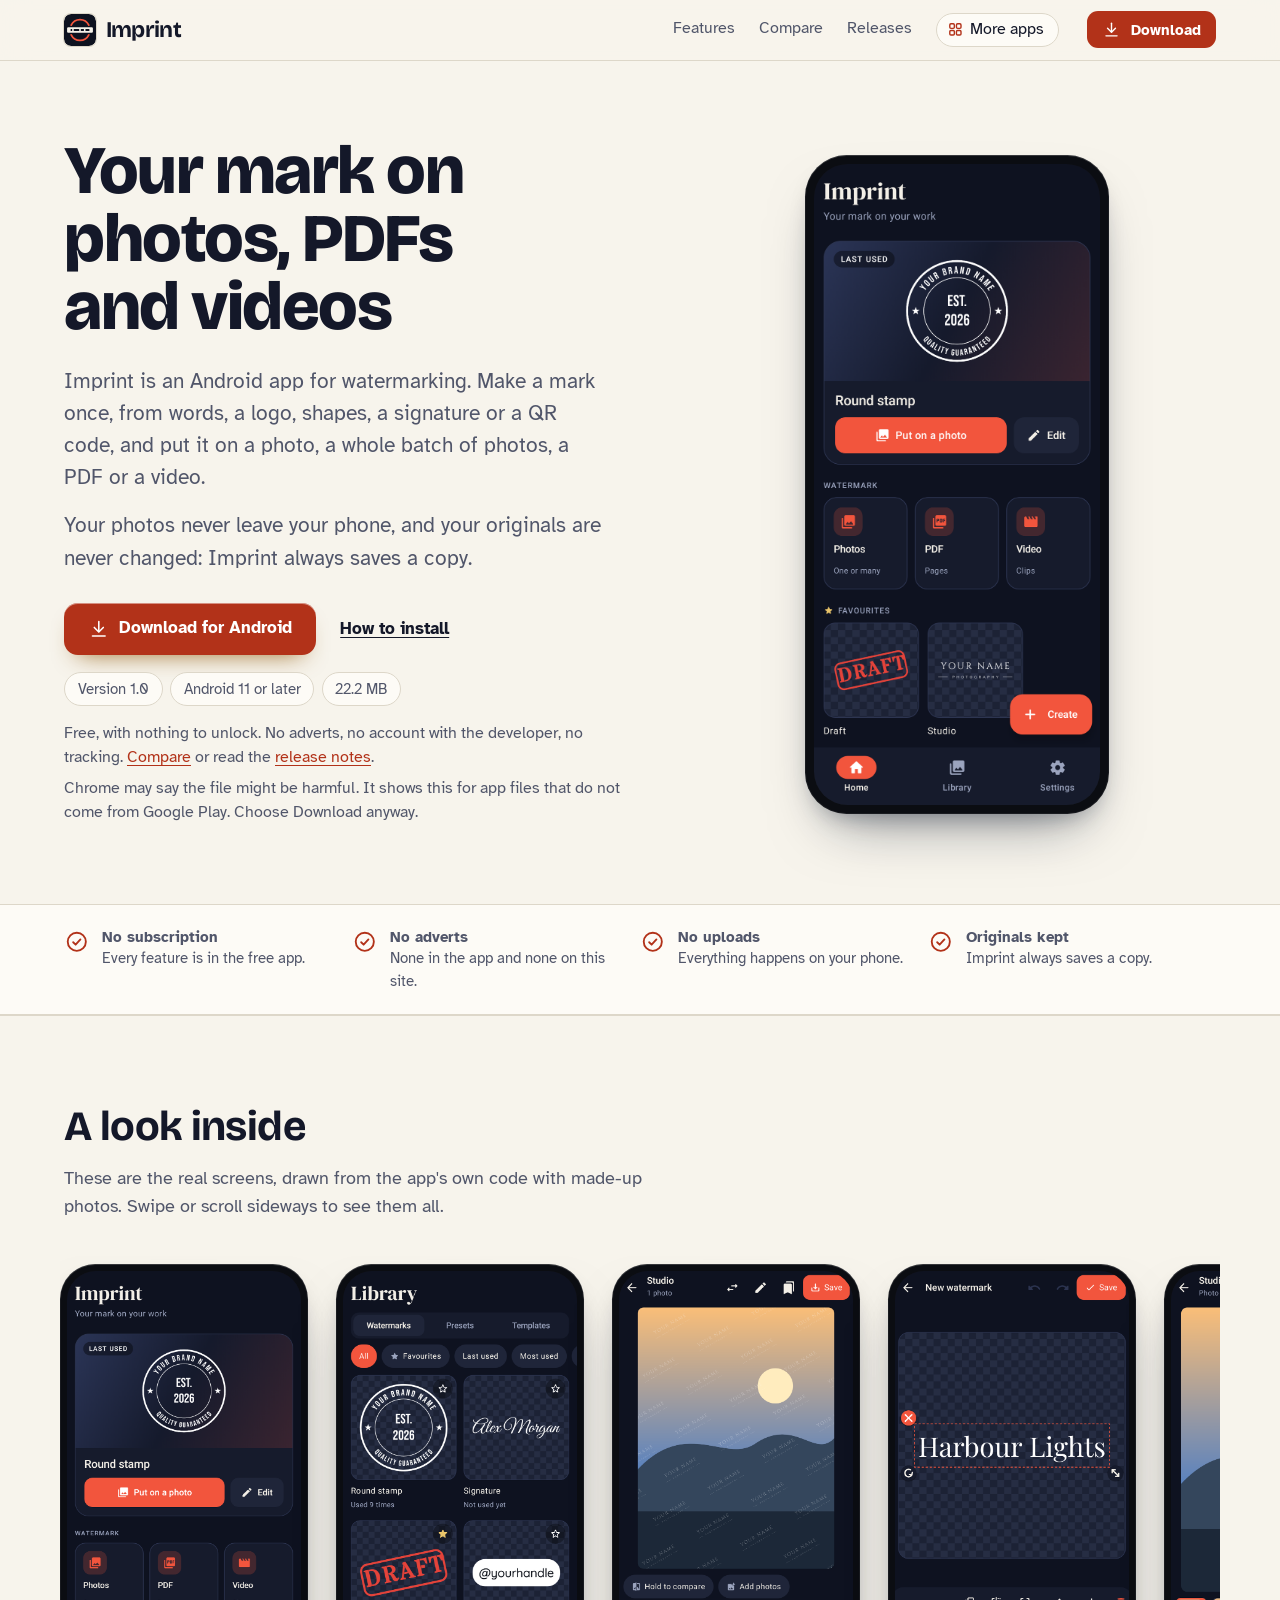
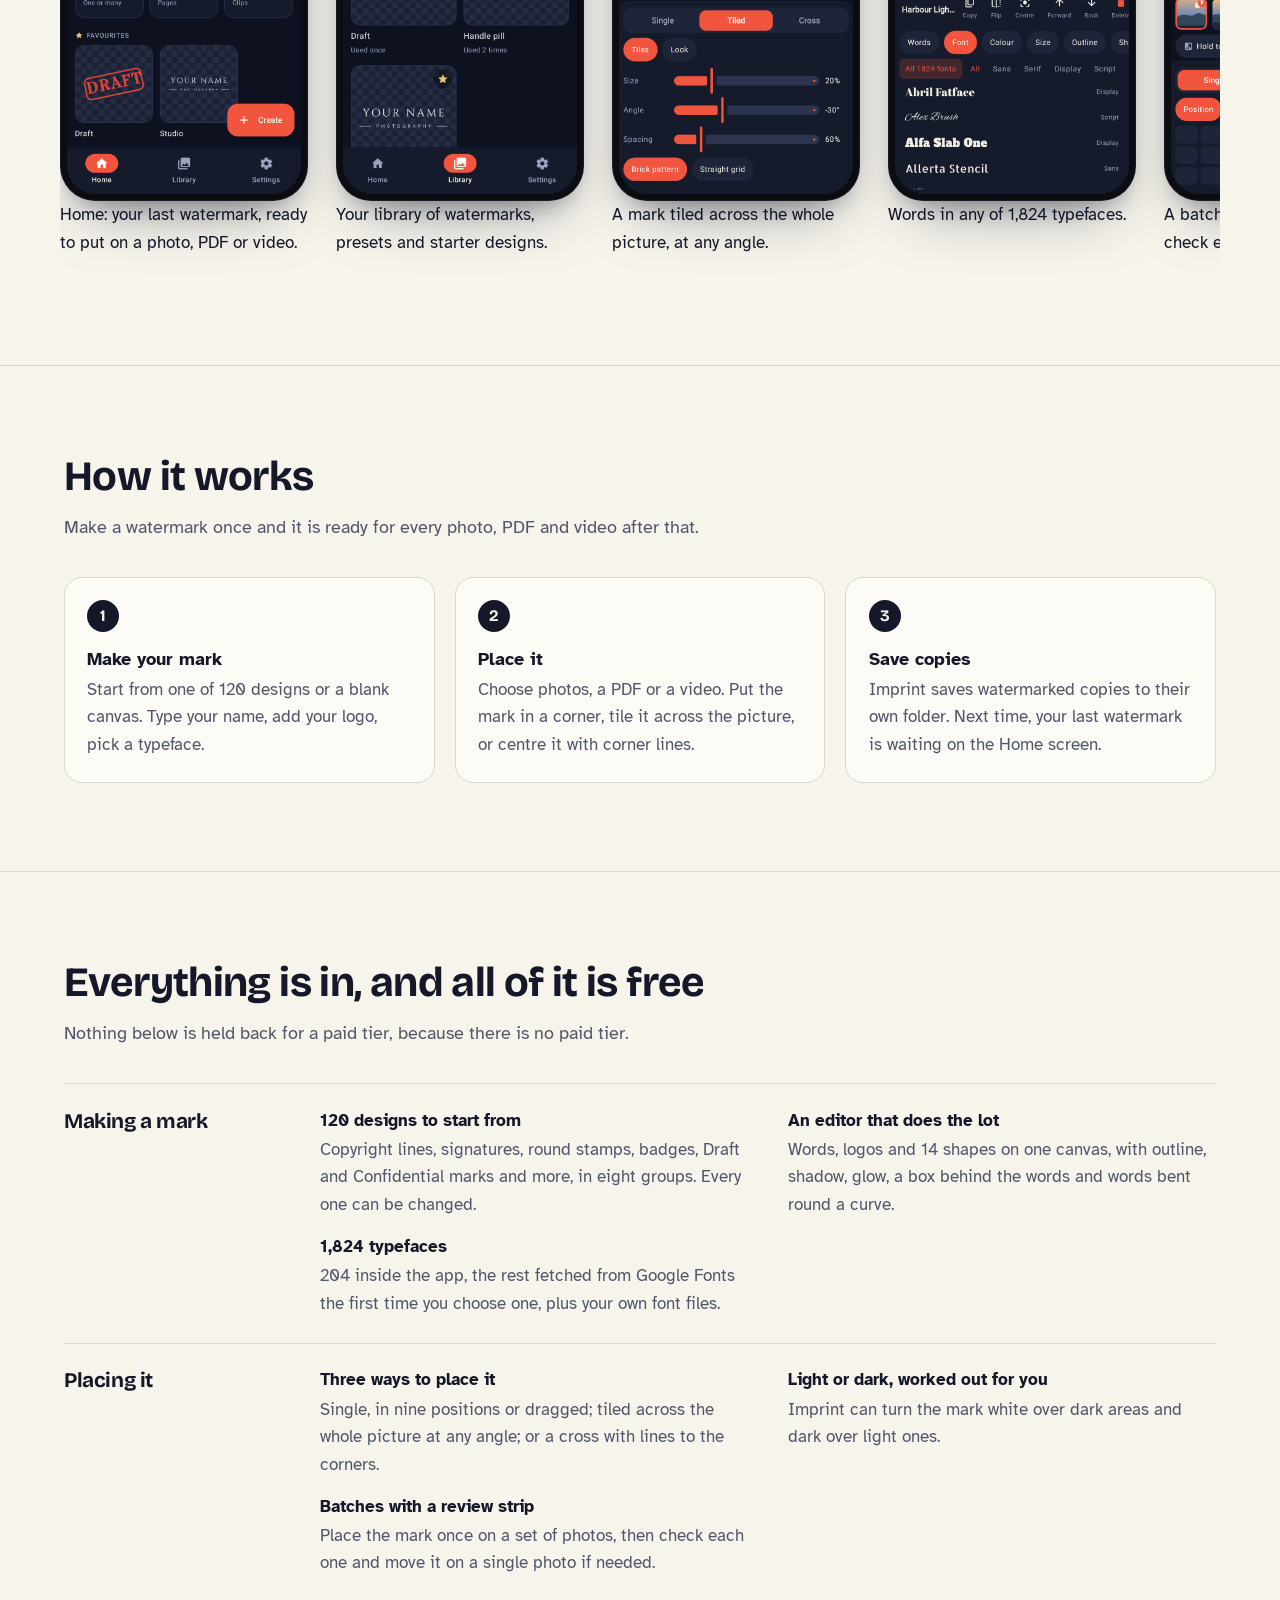
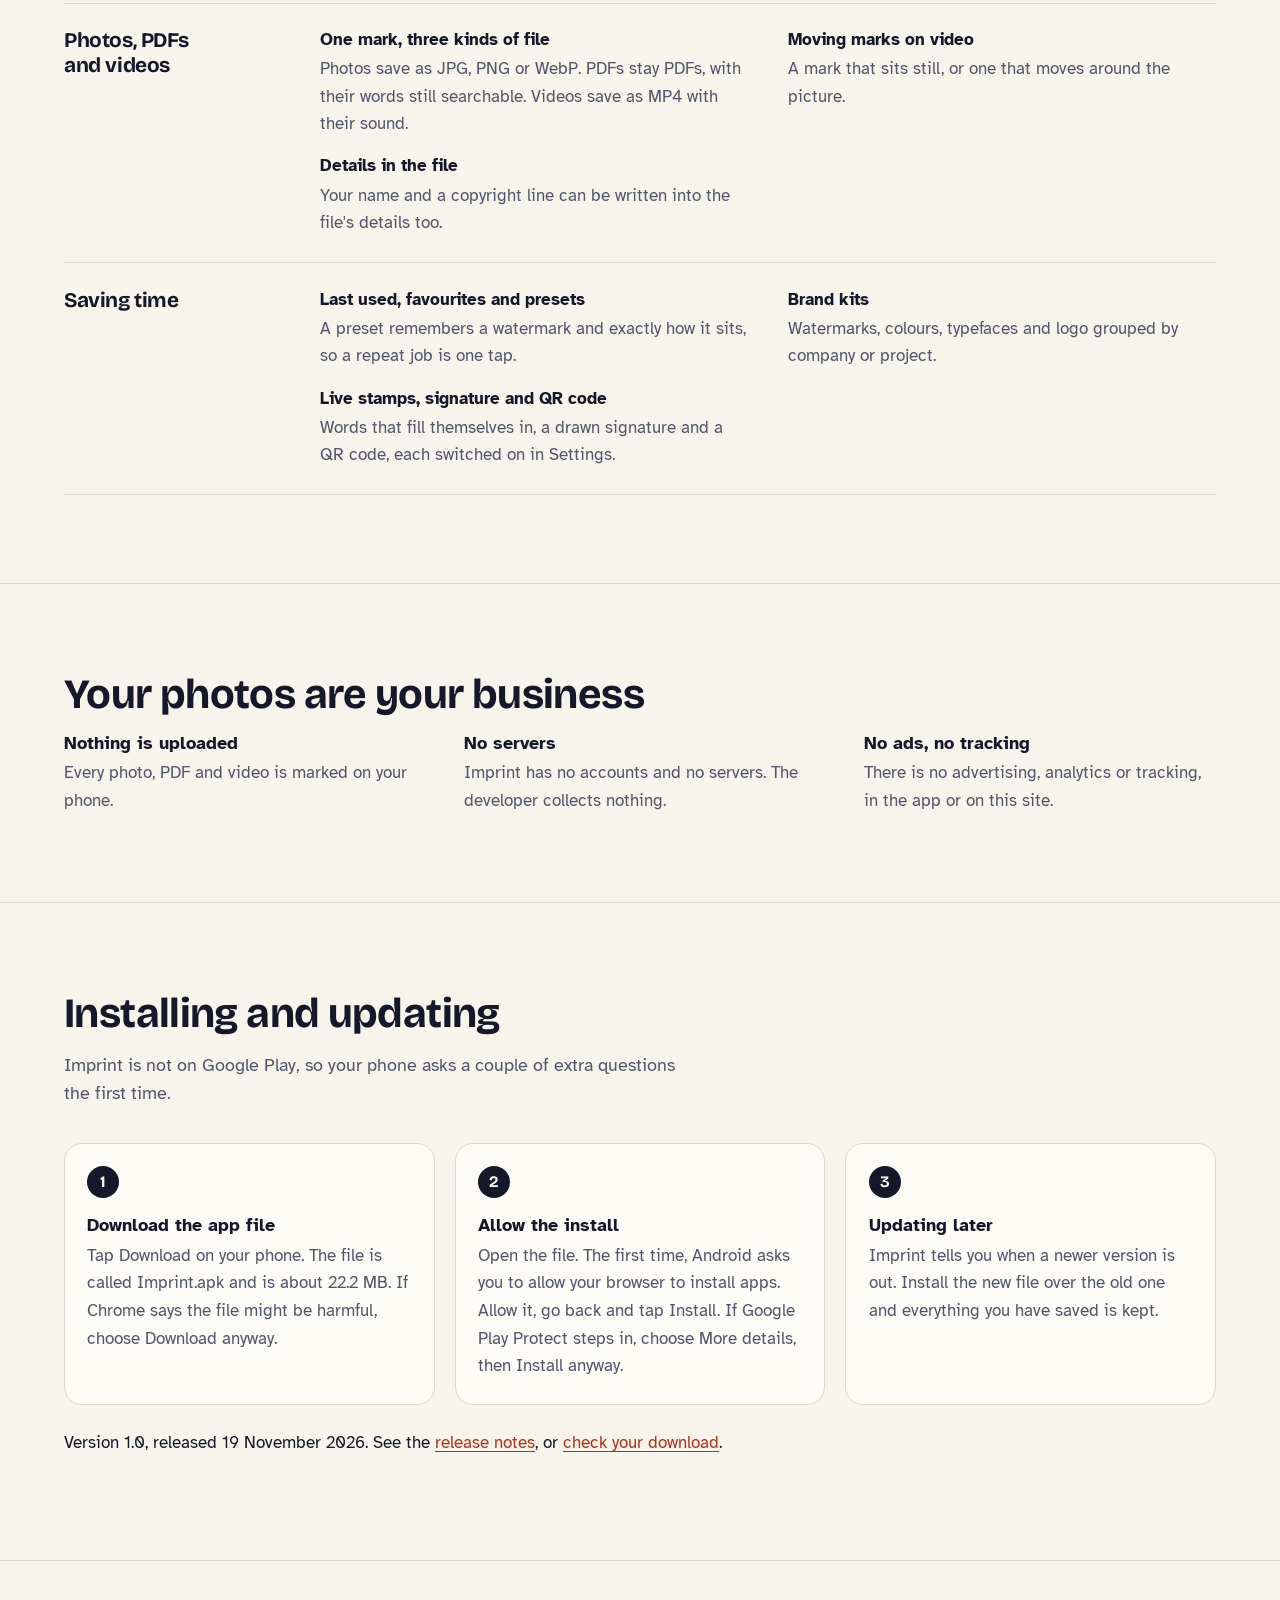
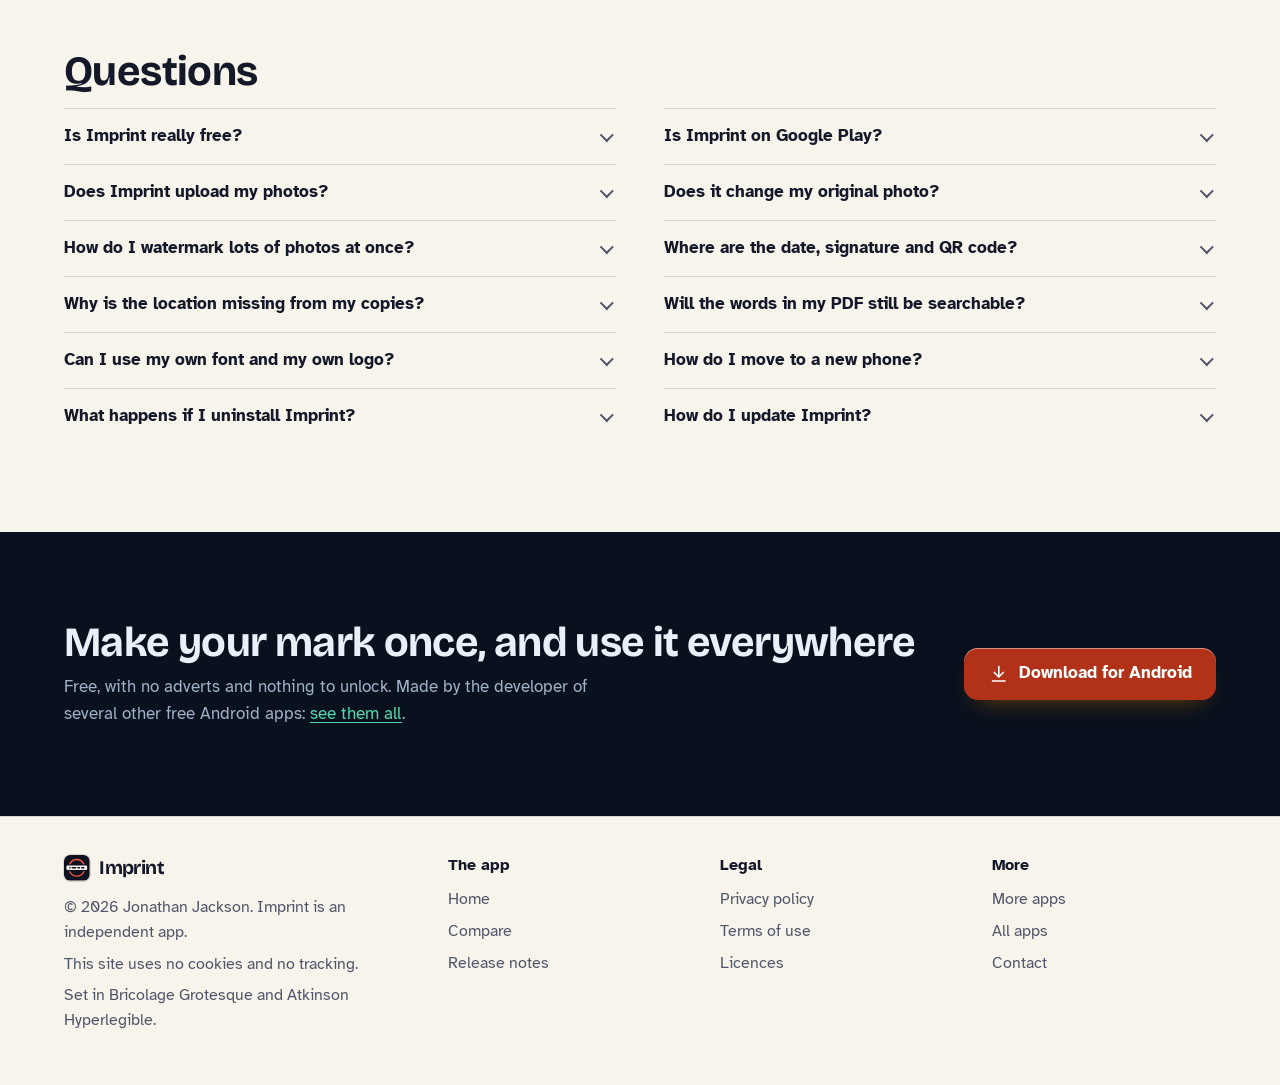
<file: index.html>
<!DOCTYPE html>
<html lang="en-GB">
<head>
<meta charset="utf-8">
<meta name="viewport" content="width=device-width, initial-scale=1">
<title>Imprint: your mark on photos, PDFs and videos</title>
<meta name="description" content="Imprint is a free Android app for watermarking. Make a mark once from words, a logo, shapes, a signature or a QR code, and put it on a photo, a batch of photos, a PDF or a video. No adverts, no account.">
<meta name="author" content="Jonathan Jackson">
<link rel="canonical" href="https://customgpter.github.io/imprint/">
<meta name="theme-color" content="#f7f4ec" media="(prefers-color-scheme: light)">
<meta name="theme-color" content="#0e1220" media="(prefers-color-scheme: dark)">
<meta property="og:type" content="website">
<meta property="og:site_name" content="Imprint">
<meta property="og:title" content="Imprint: your mark on photos, PDFs and videos">
<meta property="og:description" content="Imprint is a free Android app for watermarking. Make a mark once from words, a logo, shapes, a signature or a QR code, and put it on a photo, a batch of photos, a PDF or a video. No adverts, no account.">
<meta property="og:url" content="https://customgpter.github.io/imprint/">
<meta property="og:image" content="https://customgpter.github.io/imprint/assets/og.png">
<meta property="og:image:width" content="1200">
<meta property="og:image:height" content="630">
<meta property="og:image:alt" content="Imprint&#x27;s editor with a tiled watermark across a photo">
<meta property="og:locale" content="en_GB">
<meta name="twitter:card" content="summary_large_image">
<link rel="icon" href="./assets/favicon.svg" type="image/svg+xml">
<link rel="apple-touch-icon" href="./assets/apple-touch-icon.png">
<link rel="preload" href="./assets/fonts/bricolage-grotesque-latin.woff2" as="font" type="font/woff2" crossorigin>
<link rel="preload" href="./assets/fonts/atkinson-hyperlegible-latin-400-normal.woff2" as="font" type="font/woff2" crossorigin>
<link rel="stylesheet" href="./assets/site.css?v=1">
<link rel="stylesheet" href="./assets/house.css?v=1">
<link rel="stylesheet" href="./assets/apps-list.css?v=1">
<script src="./assets/apps-list.js?v=1" defer></script>
<script type="application/ld+json">{"@context":"https://schema.org","@type":"SoftwareApplication","name":"Imprint","url":"https://customgpter.github.io/imprint/","description":"Imprint is a free Android app for watermarking. Make a mark once from words, a logo, shapes, a signature or a QR code, and put it on a photo, a batch of photos, a PDF or a video. No adverts, no account.","applicationCategory":"PhotographyApplication","operatingSystem":"Android 11 or later","softwareVersion":"1.0","downloadUrl":"https://github.com/CustomGPTer/imprint/releases/latest/download/Imprint.apk","releaseNotes":"https://customgpter.github.io/imprint/releases.html","offers":{"@type":"Offer","price":"0","priceCurrency":"GBP"},"inLanguage":"en-GB","image":"https://customgpter.github.io/imprint/assets/og.png","featureList":["120 designs to start from","An editor that does the lot","1,824 typefaces","Three ways to place it","Light or dark, worked out for you","Batches with a review strip","One mark, three kinds of file","Moving marks on video","Details in the file","Last used, favourites and presets","Brand kits","Live stamps, signature and QR code"],"author":{"@type":"Person","name":"Jonathan Jackson"}}</script>
<script type="application/ld+json">{"@context":"https://schema.org","@type":"FAQPage","mainEntity":[{"@type":"Question","name":"Is Imprint really free?","acceptedAnswer":{"@type":"Answer","text":"Yes. There is no paid version, no subscription and no adverts, and nothing in it is locked away."}},{"@type":"Question","name":"Is Imprint on Google Play?","acceptedAnswer":{"@type":"Answer","text":"No. Imprint is a personal project and is downloaded from this site as an Android app file. It needs Android 11 or later."}},{"@type":"Question","name":"Does Imprint upload my photos?","acceptedAnswer":{"@type":"Answer","text":"No. Everything is done on the phone. The app goes online for two things only: fetching a typeface the first time you choose one that is not built in, and looking up an address if you use the Address stamp."}},{"@type":"Question","name":"Does it change my original photo?","acceptedAnswer":{"@type":"Answer","text":"No. Imprint saves a watermarked copy to Pictures, in a folder called Imprint. The original is left exactly as it was."}},{"@type":"Question","name":"How do I watermark lots of photos at once?","acceptedAnswer":{"@type":"Answer","text":"On Home tap Photos and choose all the photos you want. Place the mark on the first one; the others follow. Use the strip along the bottom to check each photo, and tap This photo only to move the mark on one without changing the rest. Then tap Save."}},{"@type":"Question","name":"Where are the date, signature and QR code?","acceptedAnswer":{"@type":"Answer","text":"They are switched off to begin with so the app starts simple. Open Settings, More tools, and turn on Live stamps or Signature and QR code. The buttons then appear in the editor."}},{"@type":"Question","name":"Why is the location missing from my copies?","acceptedAnswer":{"@type":"Answer","text":"Android's photo picker removes it before any app sees the photo. Switch on Location under Settings, More tools. Imprint then asks to see your photos and uses its own photo list, which keeps the location."}},{"@type":"Question","name":"Will the words in my PDF still be searchable?","acceptedAnswer":{"@type":"Answer","text":"Yes. Imprint adds the watermark to each page and leaves the page's own words as real text. Only the watermark itself is a picture."}},{"@type":"Question","name":"Can I use my own font and my own logo?","acceptedAnswer":{"@type":"Answer","text":"Yes. In the editor open the full font list, tap Add my own and pick a TTF or OTF file. For a logo tap Logo and pick a picture such as a PNG or JPG; Imprint can clear a plain background and recolour it."}},{"@type":"Question","name":"How do I move to a new phone?","acceptedAnswer":{"@type":"Answer","text":"In Settings choose Save a backup file. It holds your watermarks, presets, brand kits, logos, signatures, added fonts and settings. Copy the file to the new phone, install Imprint and choose Bring back from a file."}},{"@type":"Question","name":"What happens if I uninstall Imprint?","acceptedAnswer":{"@type":"Answer","text":"Your library is deleted with the app, so save a backup file first. The photos, PDFs and videos you saved stay in Pictures, Documents and Movies."}},{"@type":"Question","name":"How do I update Imprint?","acceptedAnswer":{"@type":"Answer","text":"Download the latest version from this site and install it over the one you have. Your library and settings are kept. Settings, About has a link to this site."}}]}</script>
</head>
<body>
<a class="skip" href="#main">Skip to content</a>
<header class="masthead">
<div class="wrap">
<a class="brand" href="./" aria-label="Imprint home"><svg viewBox="0 0 108 108" aria-hidden="true"><rect width="108" height="108" rx="24" fill="#0e1220"/><g transform="translate(54 54) scale(1.32) translate(-54 -54)"><path d="M31.5 41.500A25 25 0 0 1 76.500 41.500" fill="none" stroke="#f2553d" stroke-width="4.5" stroke-linecap="round"/><path d="M76.500 66.500A25 25 0 0 1 31.500 66.500" fill="none" stroke="#f2553d" stroke-width="4.5" stroke-linecap="round"/><path fill="#f6f2ea" d="M24 47h60a3 3 0 0 1 3 3v8a3 3 0 0 1-3 3H24a3 3 0 0 1-3-3v-8a3 3 0 0 1 3-3z"/><path fill="#0e1220" d="M30 51.500h4v5h-4zM38 51.500h14v5H38zM56 51.500h8v5h-8zM68 51.500h10v5H68z"/></g></svg><span>Imprint</span></a>
<nav aria-label="Main"><ul><li><a href="./#features">Features</a></li><li><a href="./compare.html">Compare</a></li><li><a href="./releases.html">Releases</a></li><li><a class="more-apps" href="./more-apps.html"><svg class="ico" viewBox="0 0 24 24" aria-hidden="true"><rect x="4" y="4" width="6.5" height="6.5" rx="1.6"/><rect x="13.5" y="4" width="6.5" height="6.5" rx="1.6"/><rect x="4" y="13.5" width="6.5" height="6.5" rx="1.6"/><rect x="13.5" y="13.5" width="6.5" height="6.5" rx="1.6"/></svg>More apps</a></li></ul></nav>
<a class="button small" href="https://github.com/CustomGPTer/imprint/releases/latest/download/Imprint.apk"><svg class="ico" viewBox="0 0 24 24" aria-hidden="true"><path d="M12 4v11"/><path d="M7 10.5l5 5 5-5"/><path d="M5 20h14"/></svg>Download</a>
</div>
</header>
<main id="main">
<div class="hero">
<div class="wrap hero-grid">
<div class="hero-copy">
<h1>Your mark on photos, PDFs and videos</h1>
<p class="lede">Imprint is an Android app for watermarking. Make a mark once, from words, a logo, shapes, a signature or a QR code, and put it on a photo, a whole batch of photos, a PDF or a video.</p><p class="lede">Your photos never leave your phone, and your originals are never changed: Imprint always saves a copy.</p>

<p class="get" id="download"><a class="button" href="https://github.com/CustomGPTer/imprint/releases/latest/download/Imprint.apk"><svg class="ico" viewBox="0 0 24 24" aria-hidden="true"><path d="M12 4v11"/><path d="M7 10.5l5 5 5-5"/><path d="M5 20h14"/></svg>Download for Android</a><a class="aside" href="#install">How to install</a></p>
<ul class="pills"><li>Version 1.0</li><li>Android 11 or later</li><li>22.2 MB</li></ul>
<p class="facts">Free, with nothing to unlock. No adverts, no account with the developer, no tracking. <a href="compare.html">Compare</a> or read the <a href="releases.html">release notes</a>.</p>
<p class="facts">Chrome may say the file might be harmful. It shows this for app files that do not come from Google Play. Choose Download anyway.</p>
</div>
<div class="hero-phone"><div class="phone"><img src="./assets/screens/home.png" alt="Home: your last watermark, ready to put on a photo, PDF or video." width="393" height="852" fetchpriority="high"></div></div>
</div>
</div>

<section class="promises" aria-label="In short">
<div class="wrap"><ul><li><svg class="ico" viewBox="0 0 24 24" aria-hidden="true"><circle cx="12" cy="12" r="8.5"/><path d="M8.6 12.4l2.3 2.3 4.5-4.9"/></svg><span><b>No subscription</b><span>Every feature is in the free app.</span></span></li><li><svg class="ico" viewBox="0 0 24 24" aria-hidden="true"><circle cx="12" cy="12" r="8.5"/><path d="M8.6 12.4l2.3 2.3 4.5-4.9"/></svg><span><b>No adverts</b><span>None in the app and none on this site.</span></span></li><li><svg class="ico" viewBox="0 0 24 24" aria-hidden="true"><circle cx="12" cy="12" r="8.5"/><path d="M8.6 12.4l2.3 2.3 4.5-4.9"/></svg><span><b>No uploads</b><span>Everything happens on your phone.</span></span></li><li><svg class="ico" viewBox="0 0 24 24" aria-hidden="true"><circle cx="12" cy="12" r="8.5"/><path d="M8.6 12.4l2.3 2.3 4.5-4.9"/></svg><span><b>Originals kept</b><span>Imprint always saves a copy.</span></span></li></ul></div>
</section>

<section id="screens" aria-labelledby="screens-h">
<div class="wrap">
<h2 id="screens-h">A look inside</h2>
<p class="intro">These are the real screens, drawn from the app&#x27;s own code with made-up photos. Swipe or scroll sideways to see them all.</p>
<div class="gallery" tabindex="0" role="region" aria-label="Screens from Imprint"><figure class="shot"><div class="phone"><img src="./assets/screens/home.png" alt="Home: your last watermark, ready to put on a photo, PDF or video." width="393" height="852" loading="eager" decoding="async"></div><figcaption>Home: your last watermark, ready to put on a photo, PDF or video.</figcaption></figure><figure class="shot"><div class="phone"><img src="./assets/screens/library.png" alt="Your library of watermarks, presets and starter designs." width="393" height="852" loading="eager" decoding="async"></div><figcaption>Your library of watermarks, presets and starter designs.</figcaption></figure><figure class="shot"><div class="phone"><img src="./assets/screens/tiled.png" alt="A mark tiled across the whole picture, at any angle." width="393" height="852" loading="eager" decoding="async"></div><figcaption>A mark tiled across the whole picture, at any angle.</figcaption></figure><figure class="shot"><div class="phone"><img src="./assets/screens/fonts.png" alt="Words in any of 1,824 typefaces." width="393" height="852" loading="eager" decoding="async"></div><figcaption>Words in any of 1,824 typefaces.</figcaption></figure><figure class="shot"><div class="phone"><img src="./assets/screens/batch.png" alt="A batch of photos, with a strip to check each one." width="393" height="852" loading="eager" decoding="async"></div><figcaption>A batch of photos, with a strip to check each one.</figcaption></figure><figure class="shot"><div class="phone"><img src="./assets/screens/pdf.png" alt="A PDF marked on every page, with its words kept." width="393" height="852" loading="eager" decoding="async"></div><figcaption>A PDF marked on every page, with its words kept.</figcaption></figure><figure class="shot"><div class="phone"><img src="./assets/screens/video.png" alt="A video, with the mark timed or moving." width="393" height="852" loading="eager" decoding="async"></div><figcaption>A video, with the mark timed or moving.</figcaption></figure><figure class="shot"><div class="phone"><img src="./assets/screens/kits.png" alt="Brand kits: colours, fonts and logos for each company." width="393" height="852" loading="eager" decoding="async"></div><figcaption>Brand kits: colours, fonts and logos for each company.</figcaption></figure></div>
</div>
</section>

<section id="how" aria-labelledby="how-h">
<div class="wrap">
<h2 id="how-h">How it works</h2>
<p class="intro">Make a watermark once and it is ready for every photo, PDF and video after that.</p>
<ol class="steps"><li><h3>Make your mark</h3><p>Start from one of 120 designs or a blank canvas. Type your name, add your logo, pick a typeface.</p></li><li><h3>Place it</h3><p>Choose photos, a PDF or a video. Put the mark in a corner, tile it across the picture, or centre it with corner lines.</p></li><li><h3>Save copies</h3><p>Imprint saves watermarked copies to their own folder. Next time, your last watermark is waiting on the Home screen.</p></li></ol>
</div>
</section>

<section id="features" aria-labelledby="features-h">
<div class="wrap">
<h2 id="features-h">Everything is in, and all of it is free</h2>
<p class="intro">Nothing below is held back for a paid tier, because there is no paid tier.</p>
<div class="groups"><div class="group"><h3>Making a mark</h3><dl><div><dt>120 designs to start from</dt><dd>Copyright lines, signatures, round stamps, badges, Draft and Confidential marks and more, in eight groups. Every one can be changed.</dd></div><div><dt>An editor that does the lot</dt><dd>Words, logos and 14 shapes on one canvas, with outline, shadow, glow, a box behind the words and words bent round a curve.</dd></div><div><dt>1,824 typefaces</dt><dd>204 inside the app, the rest fetched from Google Fonts the first time you choose one, plus your own font files.</dd></div></dl></div><div class="group"><h3>Placing it</h3><dl><div><dt>Three ways to place it</dt><dd>Single, in nine positions or dragged; tiled across the whole picture at any angle; or a cross with lines to the corners.</dd></div><div><dt>Light or dark, worked out for you</dt><dd>Imprint can turn the mark white over dark areas and dark over light ones.</dd></div><div><dt>Batches with a review strip</dt><dd>Place the mark once on a set of photos, then check each one and move it on a single photo if needed.</dd></div></dl></div><div class="group"><h3>Photos, PDFs and videos</h3><dl><div><dt>One mark, three kinds of file</dt><dd>Photos save as JPG, PNG or WebP. PDFs stay PDFs, with their words still searchable. Videos save as MP4 with their sound.</dd></div><div><dt>Moving marks on video</dt><dd>A mark that sits still, or one that moves around the picture.</dd></div><div><dt>Details in the file</dt><dd>Your name and a copyright line can be written into the file's details too.</dd></div></dl></div><div class="group"><h3>Saving time</h3><dl><div><dt>Last used, favourites and presets</dt><dd>A preset remembers a watermark and exactly how it sits, so a repeat job is one tap.</dd></div><div><dt>Brand kits</dt><dd>Watermarks, colours, typefaces and logo grouped by company or project.</dd></div><div><dt>Live stamps, signature and QR code</dt><dd>Words that fill themselves in, a drawn signature and a QR code, each switched on in Settings.</dd></div></dl></div></div>
</div>
</section>

<section id="privacy" aria-labelledby="privacy-h">
<div class="wrap">
<h2 id="privacy-h">Your photos are your business</h2>
<ul class="plain"><li><h3>Nothing is uploaded</h3><p>Every photo, PDF and video is marked on your phone.</p></li><li><h3>No servers</h3><p>Imprint has no accounts and no servers. The developer collects nothing.</p></li><li><h3>No ads, no tracking</h3><p>There is no advertising, analytics or tracking, in the app or on this site.</p></li></ul>
</div>
</section>

<section id="install" aria-labelledby="install-h">
<div class="wrap">
<h2 id="install-h">Installing and updating</h2>
<p class="intro">Imprint is not on Google Play, so your phone asks a couple of extra questions the first time.</p>
<ol class="steps"><li><h3>Download the app file</h3><p>Tap Download on your phone. The file is called Imprint.apk and is about 22.2 MB. If Chrome says the file might be harmful, choose Download anyway.</p></li><li><h3>Allow the install</h3><p>Open the file. The first time, Android asks you to allow your browser to install apps. Allow it, go back and tap Install. If Google Play Protect steps in, choose More details, then Install anyway.</p></li><li><h3>Updating later</h3><p>Imprint tells you when a newer version is out. Install the new file over the old one and everything you have saved is kept.</p></li></ol>
<p class="after-table">Version 1.0, released 19 November 2026. See the <a href="releases.html">release notes</a>, or <a href="releases.html#checking">check your download</a>.</p>
</div>
</section>

<section id="questions" aria-labelledby="questions-h">
<div class="wrap">
<h2 id="questions-h">Questions</h2>
<div class="faq"><details><summary>Is Imprint really free?</summary><p>Yes. There is no paid version, no subscription and no adverts, and nothing in it is locked away.</p></details><details><summary>Is Imprint on Google Play?</summary><p>No. Imprint is a personal project and is downloaded from this site as an Android app file. It needs Android 11 or later.</p></details><details><summary>Does Imprint upload my photos?</summary><p>No. Everything is done on the phone. The app goes online for two things only: fetching a typeface the first time you choose one that is not built in, and looking up an address if you use the Address stamp.</p></details><details><summary>Does it change my original photo?</summary><p>No. Imprint saves a watermarked copy to Pictures, in a folder called Imprint. The original is left exactly as it was.</p></details><details><summary>How do I watermark lots of photos at once?</summary><p>On Home tap Photos and choose all the photos you want. Place the mark on the first one; the others follow. Use the strip along the bottom to check each photo, and tap This photo only to move the mark on one without changing the rest. Then tap Save.</p></details><details><summary>Where are the date, signature and QR code?</summary><p>They are switched off to begin with so the app starts simple. Open Settings, More tools, and turn on Live stamps or Signature and QR code. The buttons then appear in the editor.</p></details><details><summary>Why is the location missing from my copies?</summary><p>Android's photo picker removes it before any app sees the photo. Switch on Location under Settings, More tools. Imprint then asks to see your photos and uses its own photo list, which keeps the location.</p></details><details><summary>Will the words in my PDF still be searchable?</summary><p>Yes. Imprint adds the watermark to each page and leaves the page's own words as real text. Only the watermark itself is a picture.</p></details><details><summary>Can I use my own font and my own logo?</summary><p>Yes. In the editor open the full font list, tap Add my own and pick a TTF or OTF file. For a logo tap Logo and pick a picture such as a PNG or JPG; Imprint can clear a plain background and recolour it.</p></details><details><summary>How do I move to a new phone?</summary><p>In Settings choose Save a backup file. It holds your watermarks, presets, brand kits, logos, signatures, added fonts and settings. Copy the file to the new phone, install Imprint and choose Bring back from a file.</p></details><details><summary>What happens if I uninstall Imprint?</summary><p>Your library is deleted with the app, so save a backup file first. The photos, PDFs and videos you saved stay in Pictures, Documents and Movies.</p></details><details><summary>How do I update Imprint?</summary><p>Download the latest version from this site and install it over the one you have. Your library and settings are kept. Settings, About has a link to this site.</p></details></div>
</div>
</section>

<section class="closing" aria-labelledby="closing-h">
<div class="wrap">
<div><h2 id="closing-h">Make your mark once, and use it everywhere</h2><p>Free, with no adverts and nothing to unlock. Made by the developer of several other free Android apps: <a href="more-apps.html">see them all</a>.</p></div>
<a class="button" href="https://github.com/CustomGPTer/imprint/releases/latest/download/Imprint.apk"><svg class="ico" viewBox="0 0 24 24" aria-hidden="true"><path d="M12 4v11"/><path d="M7 10.5l5 5 5-5"/><path d="M5 20h14"/></svg>Download for Android</a>
</div>
</section>
</main>
<footer class="colophon">
<div class="wrap">
<div>
<a class="brand" href="./" aria-label="Imprint home"><svg viewBox="0 0 108 108" aria-hidden="true"><rect width="108" height="108" rx="24" fill="#0e1220"/><g transform="translate(54 54) scale(1.32) translate(-54 -54)"><path d="M31.5 41.500A25 25 0 0 1 76.500 41.500" fill="none" stroke="#f2553d" stroke-width="4.5" stroke-linecap="round"/><path d="M76.500 66.500A25 25 0 0 1 31.500 66.500" fill="none" stroke="#f2553d" stroke-width="4.5" stroke-linecap="round"/><path fill="#f6f2ea" d="M24 47h60a3 3 0 0 1 3 3v8a3 3 0 0 1-3 3H24a3 3 0 0 1-3-3v-8a3 3 0 0 1 3-3z"/><path fill="#0e1220" d="M30 51.500h4v5h-4zM38 51.500h14v5H38zM56 51.500h8v5h-8zM68 51.500h10v5H68z"/></g></svg><span>Imprint</span></a>
<p>&copy; 2026 Jonathan Jackson. Imprint is an independent app.</p>
<p>This site uses no cookies and no tracking.</p>
<p>Set in Bricolage Grotesque and Atkinson Hyperlegible.</p>
</div>
<nav aria-label="The app"><h2>The app</h2><ul>
<li><a href="./">Home</a></li>
<li><a href="./compare.html">Compare</a></li>
<li><a href="./releases.html">Release notes</a></li>

</ul></nav>
<nav aria-label="Legal"><h2>Legal</h2><ul>
<li><a href="./privacy.html">Privacy policy</a></li>
<li><a href="./terms.html">Terms of use</a></li>
<li><a href="./licences.html">Licences</a></li>
</ul></nav>
<nav aria-label="More"><h2>More</h2><ul>
<li><a href="./more-apps.html">More apps</a></li>
<li><a href="https://customgpter.github.io/">All apps</a></li>
<li><a href="https://github.com/CustomGPTer/imprint/issues">Contact</a></li>
</ul></nav>
</div>
</footer>
</body>
</html>
</file>
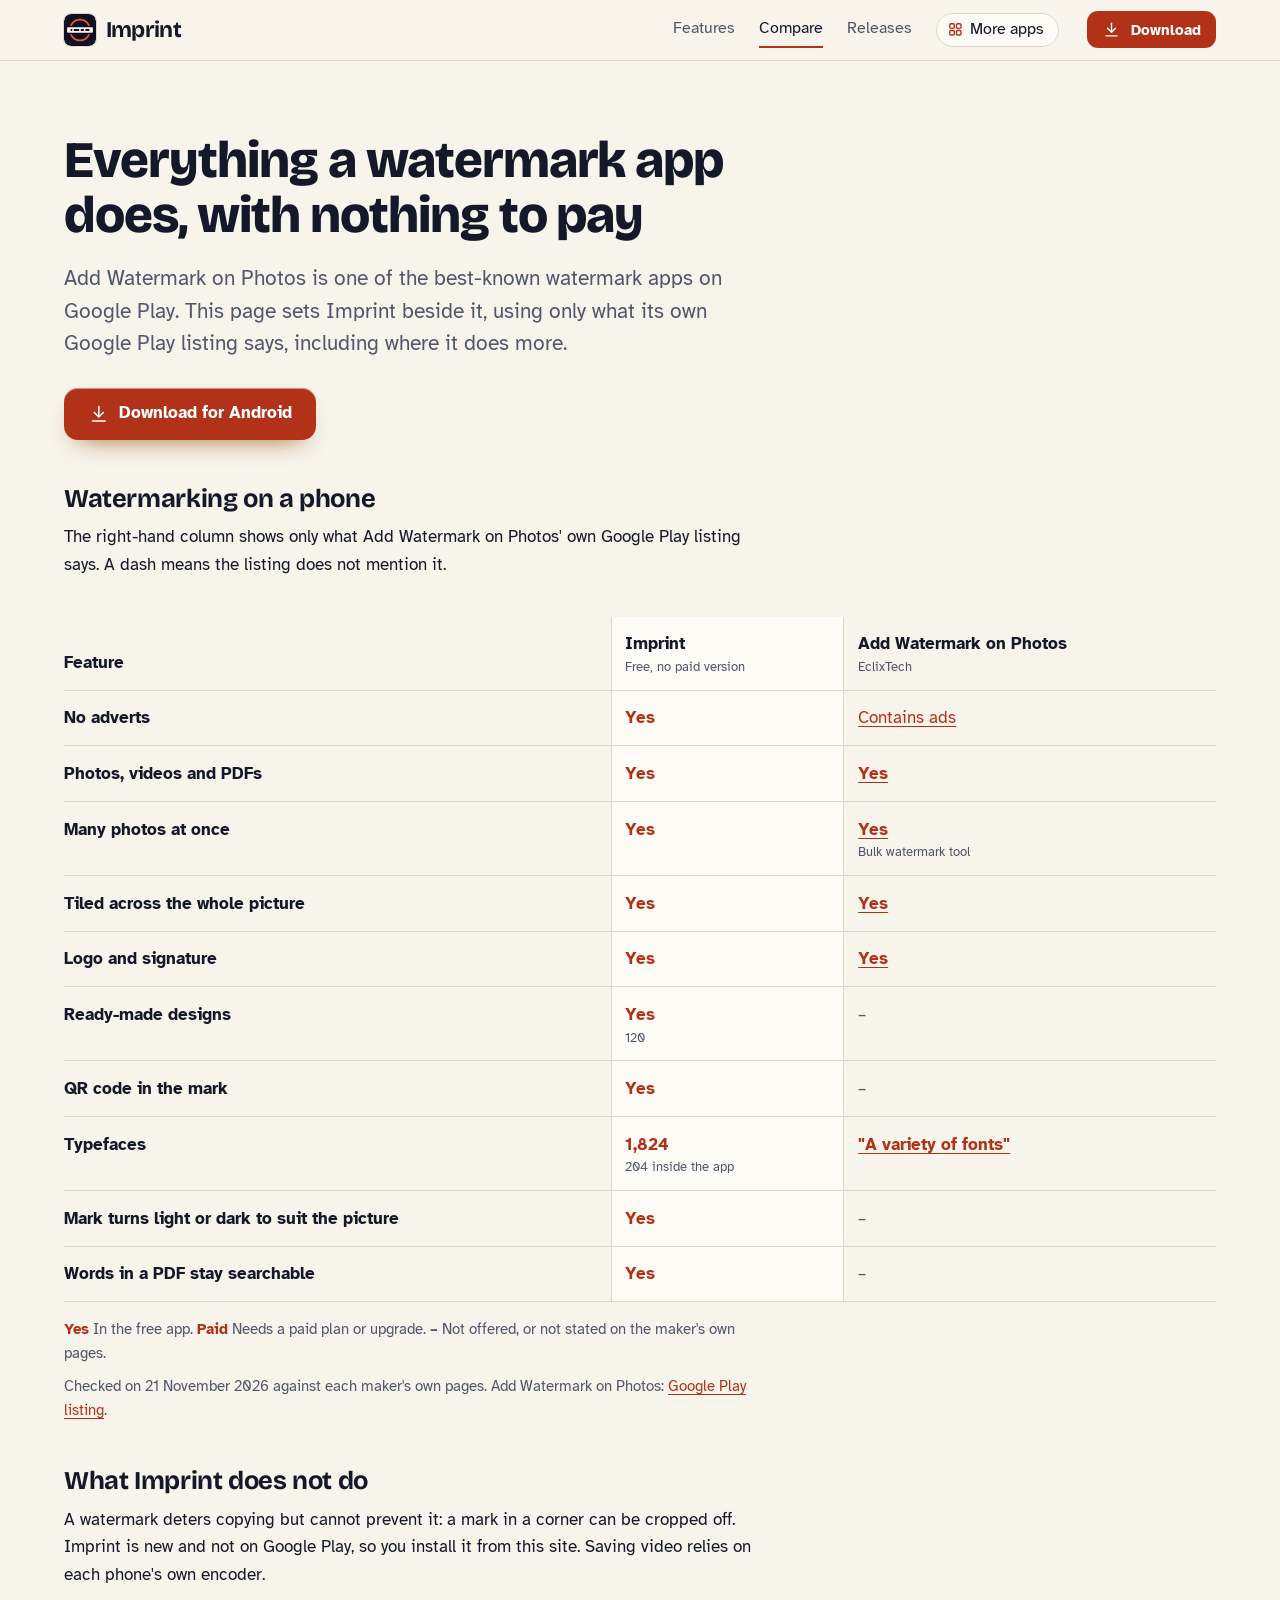
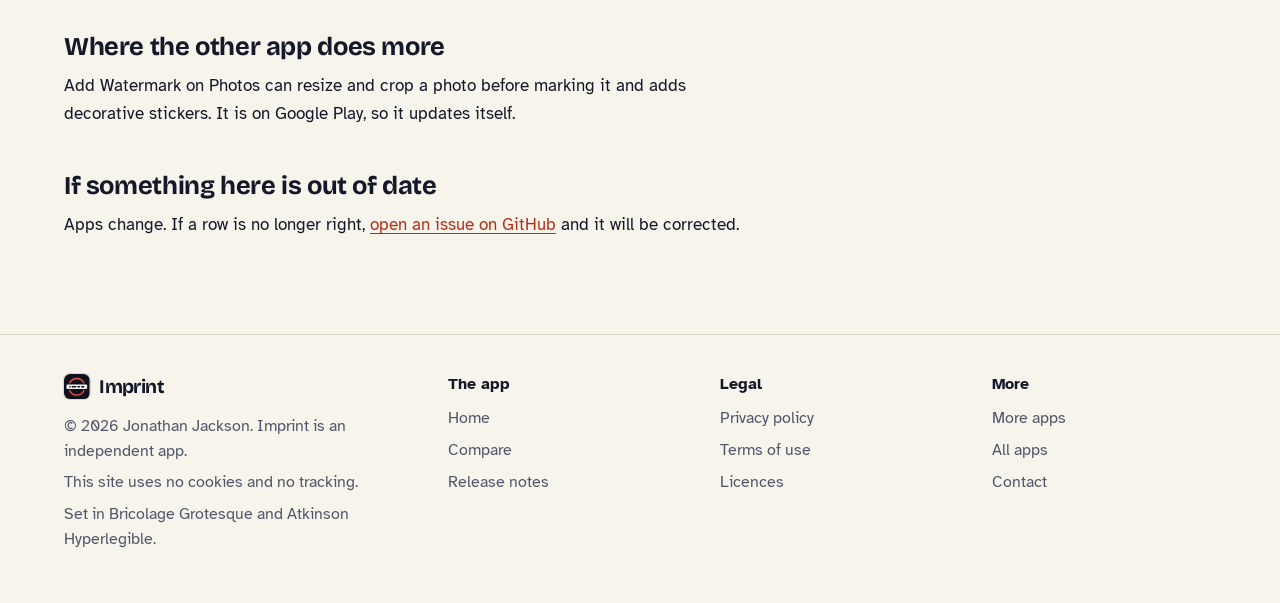
<file: compare.html>
<!DOCTYPE html>
<html lang="en-GB">
<head>
<meta charset="utf-8">
<meta name="viewport" content="width=device-width, initial-scale=1">
<title>Imprint compared with Add Watermark on Photos</title>
<meta name="description" content="How Imprint compares with Add Watermark on Photos, row by row, with each claim linked to that app&#x27;s own Google Play listing.">
<meta name="author" content="Jonathan Jackson">
<link rel="canonical" href="https://customgpter.github.io/imprint/compare.html">
<meta name="theme-color" content="#f7f4ec" media="(prefers-color-scheme: light)">
<meta name="theme-color" content="#0e1220" media="(prefers-color-scheme: dark)">
<meta property="og:type" content="website">
<meta property="og:site_name" content="Imprint">
<meta property="og:title" content="Imprint compared with Add Watermark on Photos">
<meta property="og:description" content="How Imprint compares with Add Watermark on Photos, row by row, with each claim linked to that app&#x27;s own Google Play listing.">
<meta property="og:url" content="https://customgpter.github.io/imprint/compare.html">
<meta property="og:image" content="https://customgpter.github.io/imprint/assets/og.png">
<meta property="og:image:width" content="1200">
<meta property="og:image:height" content="630">
<meta property="og:image:alt" content="Imprint&#x27;s editor with a tiled watermark across a photo">
<meta property="og:locale" content="en_GB">
<meta name="twitter:card" content="summary_large_image">
<link rel="icon" href="./assets/favicon.svg" type="image/svg+xml">
<link rel="apple-touch-icon" href="./assets/apple-touch-icon.png">
<link rel="preload" href="./assets/fonts/bricolage-grotesque-latin.woff2" as="font" type="font/woff2" crossorigin>
<link rel="preload" href="./assets/fonts/atkinson-hyperlegible-latin-400-normal.woff2" as="font" type="font/woff2" crossorigin>
<link rel="stylesheet" href="./assets/site.css?v=1">
<link rel="stylesheet" href="./assets/house.css?v=1">
<link rel="stylesheet" href="./assets/apps-list.css?v=1">
<script src="./assets/apps-list.js?v=1" defer></script>
</head>
<body>
<a class="skip" href="#main">Skip to content</a>
<header class="masthead">
<div class="wrap">
<a class="brand" href="./" aria-label="Imprint home"><svg viewBox="0 0 108 108" aria-hidden="true"><rect width="108" height="108" rx="24" fill="#0e1220"/><g transform="translate(54 54) scale(1.32) translate(-54 -54)"><path d="M31.5 41.500A25 25 0 0 1 76.500 41.500" fill="none" stroke="#f2553d" stroke-width="4.5" stroke-linecap="round"/><path d="M76.500 66.500A25 25 0 0 1 31.500 66.500" fill="none" stroke="#f2553d" stroke-width="4.5" stroke-linecap="round"/><path fill="#f6f2ea" d="M24 47h60a3 3 0 0 1 3 3v8a3 3 0 0 1-3 3H24a3 3 0 0 1-3-3v-8a3 3 0 0 1 3-3z"/><path fill="#0e1220" d="M30 51.500h4v5h-4zM38 51.500h14v5H38zM56 51.500h8v5h-8zM68 51.500h10v5H68z"/></g></svg><span>Imprint</span></a>
<nav aria-label="Main"><ul><li><a href="./#features">Features</a></li><li><a href="./compare.html" aria-current="page">Compare</a></li><li><a href="./releases.html">Releases</a></li><li><a class="more-apps" href="./more-apps.html"><svg class="ico" viewBox="0 0 24 24" aria-hidden="true"><rect x="4" y="4" width="6.5" height="6.5" rx="1.6"/><rect x="13.5" y="4" width="6.5" height="6.5" rx="1.6"/><rect x="4" y="13.5" width="6.5" height="6.5" rx="1.6"/><rect x="13.5" y="13.5" width="6.5" height="6.5" rx="1.6"/></svg>More apps</a></li></ul></nav>
<a class="button small" href="https://github.com/CustomGPTer/imprint/releases/latest/download/Imprint.apk"><svg class="ico" viewBox="0 0 24 24" aria-hidden="true"><path d="M12 4v11"/><path d="M7 10.5l5 5 5-5"/><path d="M5 20h14"/></svg>Download</a>
</div>
</header>
<main id="main" class="doc">
<div class="wrap">
<div class="measure">
<h1>Everything a watermark app does, with nothing to pay</h1>
<p class="lede">Add Watermark on Photos is one of the best-known watermark apps on Google Play. This page sets Imprint beside it, using only what its own Google Play listing says, including where it does more.</p>
<p class="get"><a class="button" href="https://github.com/CustomGPTer/imprint/releases/latest/download/Imprint.apk"><svg class="ico" viewBox="0 0 24 24" aria-hidden="true"><path d="M12 4v11"/><path d="M7 10.5l5 5 5-5"/><path d="M5 20h14"/></svg>Download for Android</a></p>
<h2 id="table">Watermarking on a phone</h2>
<p>The right-hand column shows only what Add Watermark on Photos' own Google Play listing says. A dash means the listing does not mention it.</p>
</div>
<div class="scroll">
<table class="cmp">
<thead><tr><th scope="col">Feature</th><th scope="col" class="ours">Imprint<small>Free, no paid version</small></th><th scope="col">Add Watermark on Photos<small>EclixTech</small></th></tr></thead>
<tbody>
<tr><th scope="row">No adverts</th><td class="yes ours"><span class="app">Imprint</span><span class="v">Yes</span></td><td class="na"><span class="app">Add Watermark on Photos</span><span class="v"><a href="https://play.google.com/store/apps/details?id=com.add.watermark.logo.on.photos">Contains ads</a></span></td></tr>
<tr><th scope="row">Photos, videos and PDFs</th><td class="yes ours"><span class="app">Imprint</span><span class="v">Yes</span></td><td class="yes"><span class="app">Add Watermark on Photos</span><span class="v"><a href="https://play.google.com/store/apps/details?id=com.add.watermark.logo.on.photos">Yes</a></span></td></tr>
<tr><th scope="row">Many photos at once</th><td class="yes ours"><span class="app">Imprint</span><span class="v">Yes</span></td><td class="yes"><span class="app">Add Watermark on Photos</span><span class="v"><a href="https://play.google.com/store/apps/details?id=com.add.watermark.logo.on.photos">Yes</a><small>Bulk watermark tool</small></span></td></tr>
<tr><th scope="row">Tiled across the whole picture</th><td class="yes ours"><span class="app">Imprint</span><span class="v">Yes</span></td><td class="yes"><span class="app">Add Watermark on Photos</span><span class="v"><a href="https://play.google.com/store/apps/details?id=com.add.watermark.logo.on.photos">Yes</a></span></td></tr>
<tr><th scope="row">Logo and signature</th><td class="yes ours"><span class="app">Imprint</span><span class="v">Yes</span></td><td class="yes"><span class="app">Add Watermark on Photos</span><span class="v"><a href="https://play.google.com/store/apps/details?id=com.add.watermark.logo.on.photos">Yes</a></span></td></tr>
<tr><th scope="row">Ready-made designs</th><td class="yes ours"><span class="app">Imprint</span><span class="v">Yes<small>120</small></span></td><td class="na"><span class="app">Add Watermark on Photos</span><span class="v">&ndash;</span></td></tr>
<tr><th scope="row">QR code in the mark</th><td class="yes ours"><span class="app">Imprint</span><span class="v">Yes</span></td><td class="na"><span class="app">Add Watermark on Photos</span><span class="v">&ndash;</span></td></tr>
<tr><th scope="row">Typefaces</th><td class="yes ours"><span class="app">Imprint</span><span class="v">1,824<small>204 inside the app</small></span></td><td class="yes"><span class="app">Add Watermark on Photos</span><span class="v"><a href="https://play.google.com/store/apps/details?id=com.add.watermark.logo.on.photos">"A variety of fonts"</a></span></td></tr>
<tr><th scope="row">Mark turns light or dark to suit the picture</th><td class="yes ours"><span class="app">Imprint</span><span class="v">Yes</span></td><td class="na"><span class="app">Add Watermark on Photos</span><span class="v">&ndash;</span></td></tr>
<tr><th scope="row">Words in a PDF stay searchable</th><td class="yes ours"><span class="app">Imprint</span><span class="v">Yes</span></td><td class="na"><span class="app">Add Watermark on Photos</span><span class="v">&ndash;</span></td></tr>
</tbody>
</table>
</div>
<div class="measure">
<p class="key"><strong class="yes">Yes</strong> In the free app. <strong class="pay">Paid</strong> Needs a paid plan or upgrade. <strong>&ndash;</strong> Not offered, or not stated on the maker's own pages.</p>
<p class="key">Checked on 21 November 2026 against each maker's own pages. Add Watermark on Photos: <a href="https://play.google.com/store/apps/details?id=com.add.watermark.logo.on.photos">Google Play listing</a>.</p>
<h2>What Imprint does not do</h2><p>A watermark deters copying but cannot prevent it: a mark in a corner can be cropped off. Imprint is new and not on Google Play, so you install it from this site. Saving video relies on each phone's own encoder.</p><h2>Where the other app does more</h2><p>Add Watermark on Photos can resize and crop a photo before marking it and adds decorative stickers. It is on Google Play, so it updates itself.</p>
<h2 id="wrong">If something here is out of date</h2>
<p>Apps change. If a row is no longer right, <a href="https://github.com/CustomGPTer/imprint/issues">open an issue on GitHub</a> and it will be corrected.</p>
</div>
</div>
</main>
<footer class="colophon">
<div class="wrap">
<div>
<a class="brand" href="./" aria-label="Imprint home"><svg viewBox="0 0 108 108" aria-hidden="true"><rect width="108" height="108" rx="24" fill="#0e1220"/><g transform="translate(54 54) scale(1.32) translate(-54 -54)"><path d="M31.5 41.500A25 25 0 0 1 76.500 41.500" fill="none" stroke="#f2553d" stroke-width="4.5" stroke-linecap="round"/><path d="M76.500 66.500A25 25 0 0 1 31.500 66.500" fill="none" stroke="#f2553d" stroke-width="4.5" stroke-linecap="round"/><path fill="#f6f2ea" d="M24 47h60a3 3 0 0 1 3 3v8a3 3 0 0 1-3 3H24a3 3 0 0 1-3-3v-8a3 3 0 0 1 3-3z"/><path fill="#0e1220" d="M30 51.500h4v5h-4zM38 51.500h14v5H38zM56 51.500h8v5h-8zM68 51.500h10v5H68z"/></g></svg><span>Imprint</span></a>
<p>&copy; 2026 Jonathan Jackson. Imprint is an independent app.</p>
<p>This site uses no cookies and no tracking.</p>
<p>Set in Bricolage Grotesque and Atkinson Hyperlegible.</p>
</div>
<nav aria-label="The app"><h2>The app</h2><ul>
<li><a href="./">Home</a></li>
<li><a href="./compare.html">Compare</a></li>
<li><a href="./releases.html">Release notes</a></li>

</ul></nav>
<nav aria-label="Legal"><h2>Legal</h2><ul>
<li><a href="./privacy.html">Privacy policy</a></li>
<li><a href="./terms.html">Terms of use</a></li>
<li><a href="./licences.html">Licences</a></li>
</ul></nav>
<nav aria-label="More"><h2>More</h2><ul>
<li><a href="./more-apps.html">More apps</a></li>
<li><a href="https://customgpter.github.io/">All apps</a></li>
<li><a href="https://github.com/CustomGPTer/imprint/issues">Contact</a></li>
</ul></nav>
</div>
</footer>
</body>
</html>
</file>
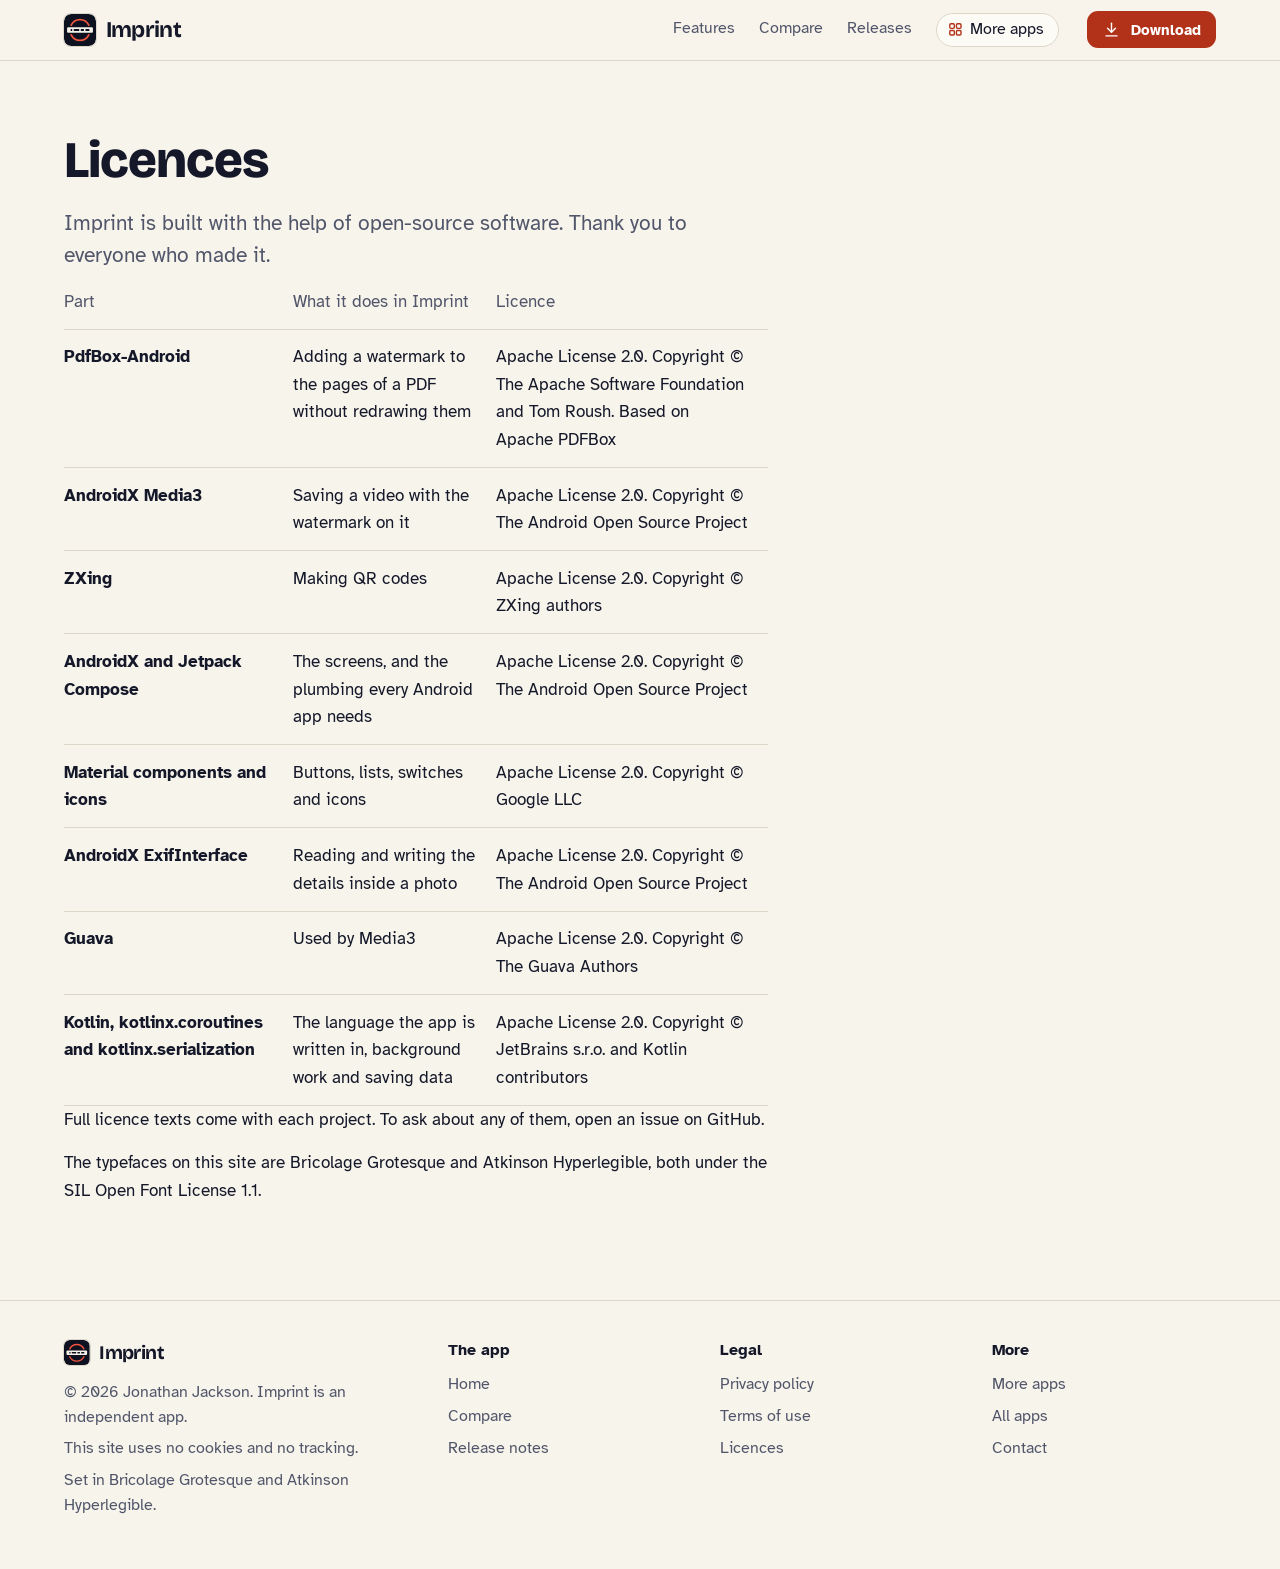
<file: licences.html>
<!DOCTYPE html>
<html lang="en-GB">
<head>
<meta charset="utf-8">
<meta name="viewport" content="width=device-width, initial-scale=1">
<title>Imprint licences</title>
<meta name="description" content="The open-source parts inside Imprint and their licences.">
<meta name="author" content="Jonathan Jackson">
<link rel="canonical" href="https://customgpter.github.io/imprint/licences.html">
<meta name="theme-color" content="#f7f4ec" media="(prefers-color-scheme: light)">
<meta name="theme-color" content="#0e1220" media="(prefers-color-scheme: dark)">
<meta property="og:type" content="website">
<meta property="og:site_name" content="Imprint">
<meta property="og:title" content="Imprint licences">
<meta property="og:description" content="The open-source parts inside Imprint and their licences.">
<meta property="og:url" content="https://customgpter.github.io/imprint/licences.html">
<meta property="og:image" content="https://customgpter.github.io/imprint/assets/og.png">
<meta property="og:image:width" content="1200">
<meta property="og:image:height" content="630">
<meta property="og:image:alt" content="Imprint&#x27;s editor with a tiled watermark across a photo">
<meta property="og:locale" content="en_GB">
<meta name="twitter:card" content="summary_large_image">
<link rel="icon" href="./assets/favicon.svg" type="image/svg+xml">
<link rel="apple-touch-icon" href="./assets/apple-touch-icon.png">
<link rel="preload" href="./assets/fonts/bricolage-grotesque-latin.woff2" as="font" type="font/woff2" crossorigin>
<link rel="preload" href="./assets/fonts/atkinson-hyperlegible-latin-400-normal.woff2" as="font" type="font/woff2" crossorigin>
<link rel="stylesheet" href="./assets/site.css?v=1">
<link rel="stylesheet" href="./assets/house.css?v=1">
<link rel="stylesheet" href="./assets/apps-list.css?v=1">
<script src="./assets/apps-list.js?v=1" defer></script>
</head>
<body>
<a class="skip" href="#main">Skip to content</a>
<header class="masthead">
<div class="wrap">
<a class="brand" href="./" aria-label="Imprint home"><svg viewBox="0 0 108 108" aria-hidden="true"><rect width="108" height="108" rx="24" fill="#0e1220"/><g transform="translate(54 54) scale(1.32) translate(-54 -54)"><path d="M31.5 41.500A25 25 0 0 1 76.500 41.500" fill="none" stroke="#f2553d" stroke-width="4.5" stroke-linecap="round"/><path d="M76.500 66.500A25 25 0 0 1 31.500 66.500" fill="none" stroke="#f2553d" stroke-width="4.5" stroke-linecap="round"/><path fill="#f6f2ea" d="M24 47h60a3 3 0 0 1 3 3v8a3 3 0 0 1-3 3H24a3 3 0 0 1-3-3v-8a3 3 0 0 1 3-3z"/><path fill="#0e1220" d="M30 51.500h4v5h-4zM38 51.500h14v5H38zM56 51.500h8v5h-8zM68 51.500h10v5H68z"/></g></svg><span>Imprint</span></a>
<nav aria-label="Main"><ul><li><a href="./#features">Features</a></li><li><a href="./compare.html">Compare</a></li><li><a href="./releases.html">Releases</a></li><li><a class="more-apps" href="./more-apps.html"><svg class="ico" viewBox="0 0 24 24" aria-hidden="true"><rect x="4" y="4" width="6.5" height="6.5" rx="1.6"/><rect x="13.5" y="4" width="6.5" height="6.5" rx="1.6"/><rect x="4" y="13.5" width="6.5" height="6.5" rx="1.6"/><rect x="13.5" y="13.5" width="6.5" height="6.5" rx="1.6"/></svg>More apps</a></li></ul></nav>
<a class="button small" href="https://github.com/CustomGPTer/imprint/releases/latest/download/Imprint.apk"><svg class="ico" viewBox="0 0 24 24" aria-hidden="true"><path d="M12 4v11"/><path d="M7 10.5l5 5 5-5"/><path d="M5 20h14"/></svg>Download</a>
</div>
</header>
<main id="main" class="doc">
<div class="wrap">
<div class="measure">
<h1>Licences</h1>
<p class="lede">Imprint is built with the help of open-source software. Thank you to everyone who made it.</p>
<div class="scroll"><table><thead><tr><th scope="col">Part</th><th scope="col">What it does in Imprint</th><th scope="col">Licence</th></tr></thead><tbody><tr><th scope="row">PdfBox-Android</th><td>Adding a watermark to the pages of a PDF without redrawing them</td><td>Apache License 2.0. Copyright &copy; The Apache Software Foundation and Tom Roush. Based on Apache PDFBox</td></tr><tr><th scope="row">AndroidX Media3</th><td>Saving a video with the watermark on it</td><td>Apache License 2.0. Copyright &copy; The Android Open Source Project</td></tr><tr><th scope="row">ZXing</th><td>Making QR codes</td><td>Apache License 2.0. Copyright &copy; ZXing authors</td></tr><tr><th scope="row">AndroidX and Jetpack Compose</th><td>The screens, and the plumbing every Android app needs</td><td>Apache License 2.0. Copyright &copy; The Android Open Source Project</td></tr><tr><th scope="row">Material components and icons</th><td>Buttons, lists, switches and icons</td><td>Apache License 2.0. Copyright &copy; Google LLC</td></tr><tr><th scope="row">AndroidX ExifInterface</th><td>Reading and writing the details inside a photo</td><td>Apache License 2.0. Copyright &copy; The Android Open Source Project</td></tr><tr><th scope="row">Guava</th><td>Used by Media3</td><td>Apache License 2.0. Copyright &copy; The Guava Authors</td></tr><tr><th scope="row">Kotlin, kotlinx.coroutines and kotlinx.serialization</th><td>The language the app is written in, background work and saving data</td><td>Apache License 2.0. Copyright &copy; JetBrains s.r.o. and Kotlin contributors</td></tr></tbody></table></div>
<p>Full licence texts come with each project. To ask about any of them, open an issue on GitHub.</p>
<p>The typefaces on this site are Bricolage Grotesque and Atkinson Hyperlegible, both under the SIL Open Font License 1.1.</p>
</div>
</div>
</main>
<footer class="colophon">
<div class="wrap">
<div>
<a class="brand" href="./" aria-label="Imprint home"><svg viewBox="0 0 108 108" aria-hidden="true"><rect width="108" height="108" rx="24" fill="#0e1220"/><g transform="translate(54 54) scale(1.32) translate(-54 -54)"><path d="M31.5 41.500A25 25 0 0 1 76.500 41.500" fill="none" stroke="#f2553d" stroke-width="4.5" stroke-linecap="round"/><path d="M76.500 66.500A25 25 0 0 1 31.500 66.500" fill="none" stroke="#f2553d" stroke-width="4.5" stroke-linecap="round"/><path fill="#f6f2ea" d="M24 47h60a3 3 0 0 1 3 3v8a3 3 0 0 1-3 3H24a3 3 0 0 1-3-3v-8a3 3 0 0 1 3-3z"/><path fill="#0e1220" d="M30 51.500h4v5h-4zM38 51.500h14v5H38zM56 51.500h8v5h-8zM68 51.500h10v5H68z"/></g></svg><span>Imprint</span></a>
<p>&copy; 2026 Jonathan Jackson. Imprint is an independent app.</p>
<p>This site uses no cookies and no tracking.</p>
<p>Set in Bricolage Grotesque and Atkinson Hyperlegible.</p>
</div>
<nav aria-label="The app"><h2>The app</h2><ul>
<li><a href="./">Home</a></li>
<li><a href="./compare.html">Compare</a></li>
<li><a href="./releases.html">Release notes</a></li>

</ul></nav>
<nav aria-label="Legal"><h2>Legal</h2><ul>
<li><a href="./privacy.html">Privacy policy</a></li>
<li><a href="./terms.html">Terms of use</a></li>
<li><a href="./licences.html">Licences</a></li>
</ul></nav>
<nav aria-label="More"><h2>More</h2><ul>
<li><a href="./more-apps.html">More apps</a></li>
<li><a href="https://customgpter.github.io/">All apps</a></li>
<li><a href="https://github.com/CustomGPTer/imprint/issues">Contact</a></li>
</ul></nav>
</div>
</footer>
</body>
</html>
</file>
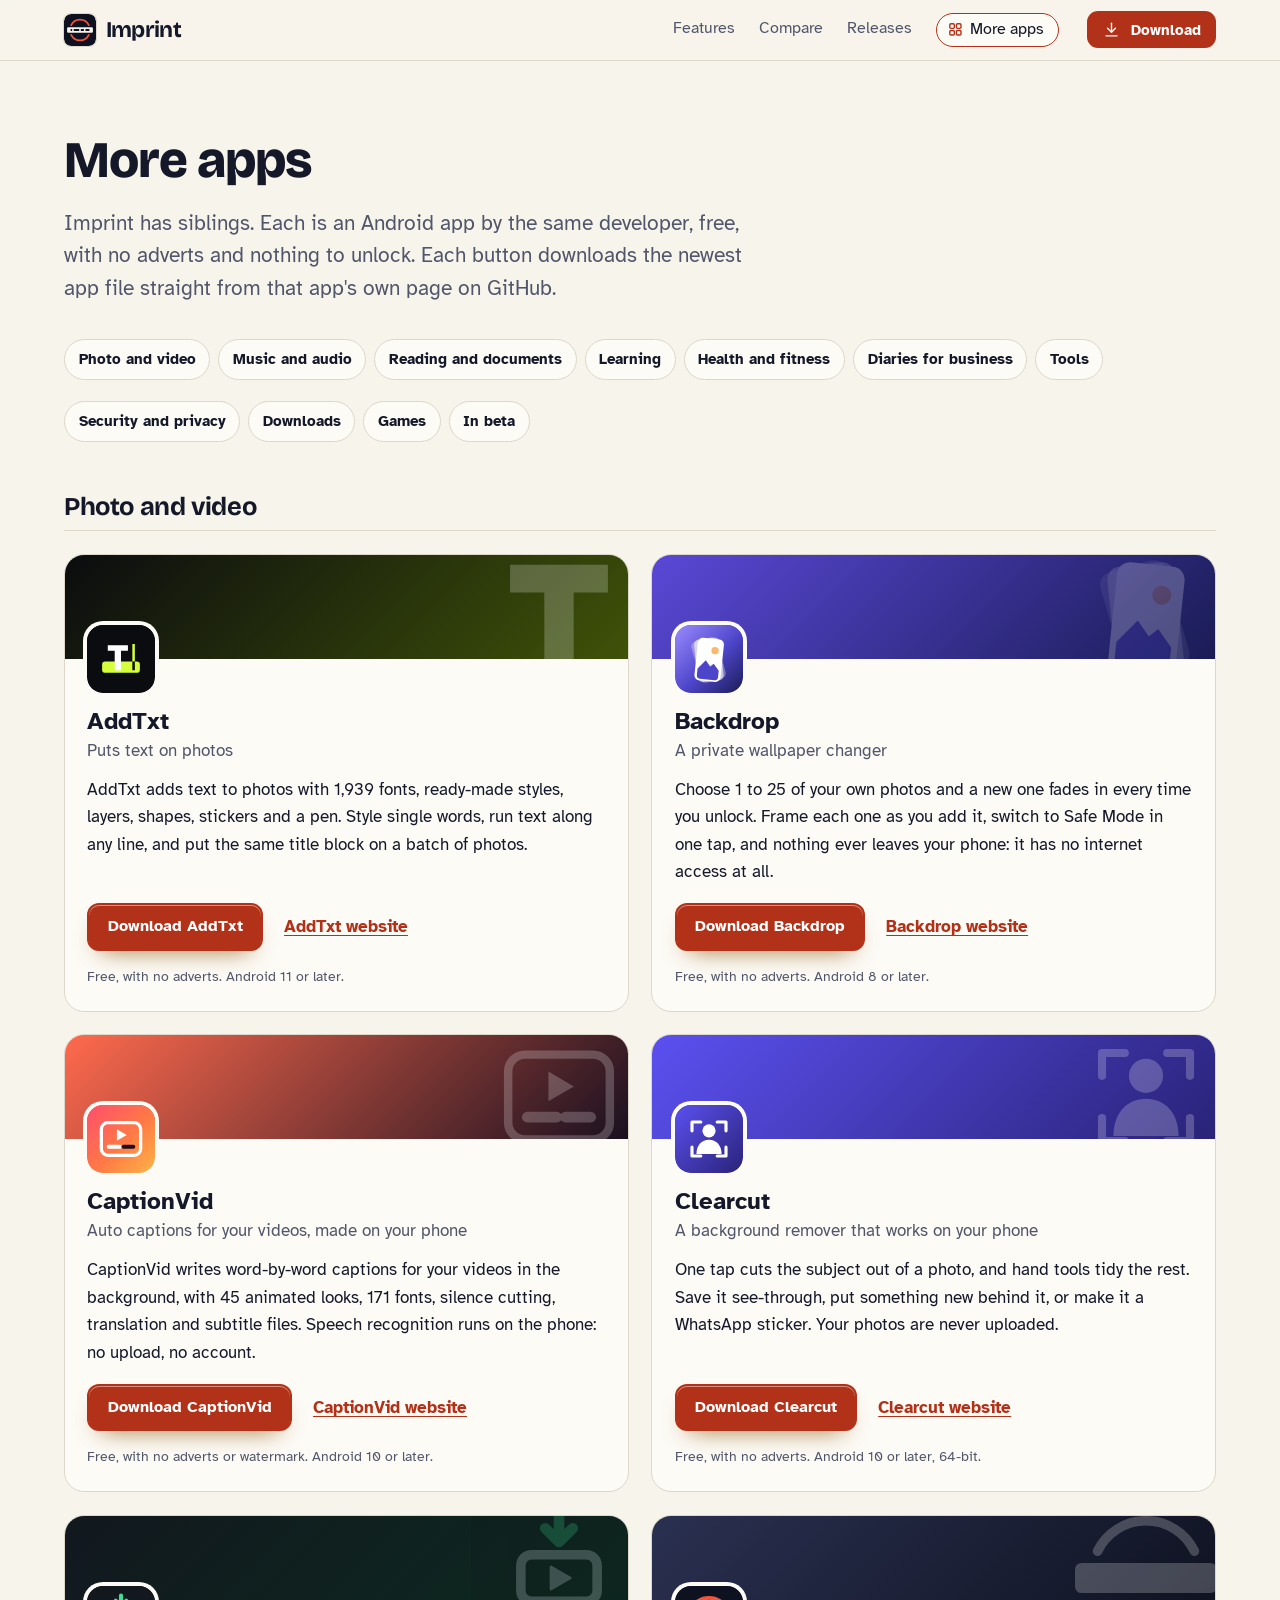
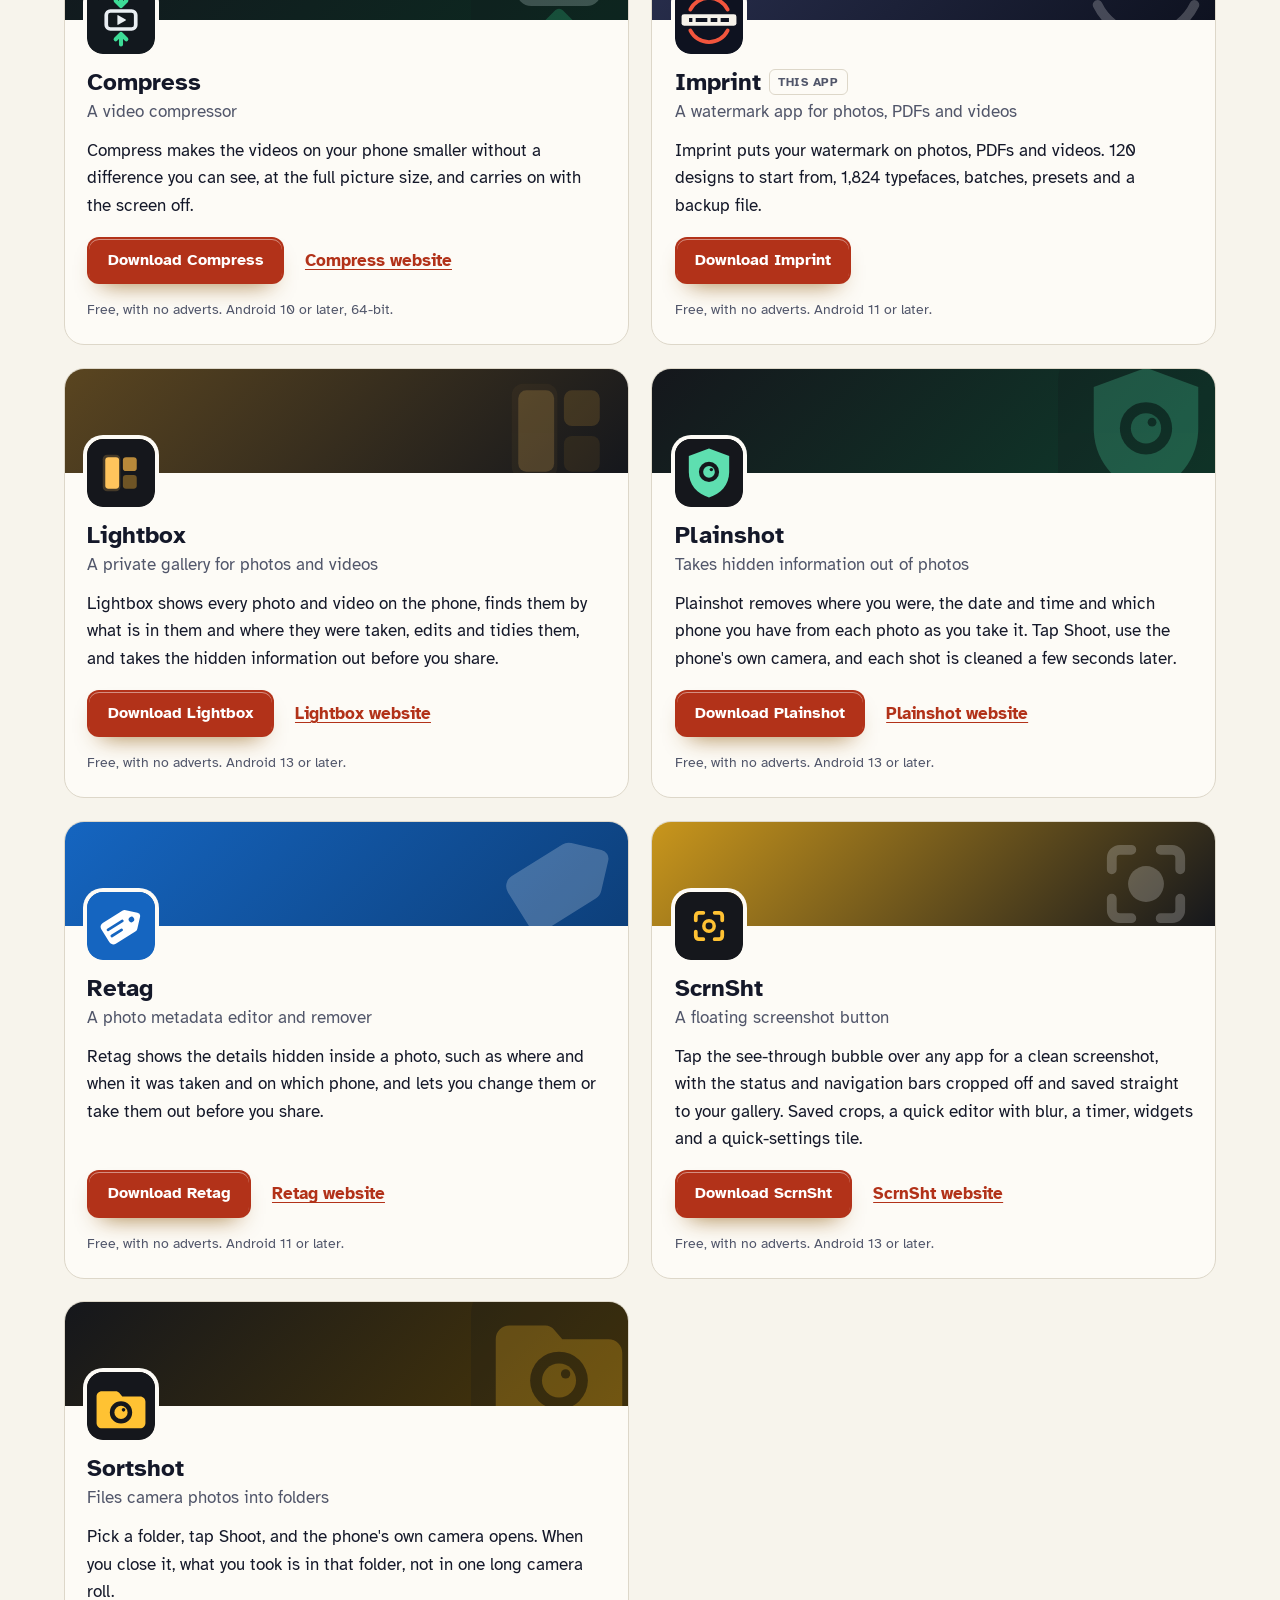
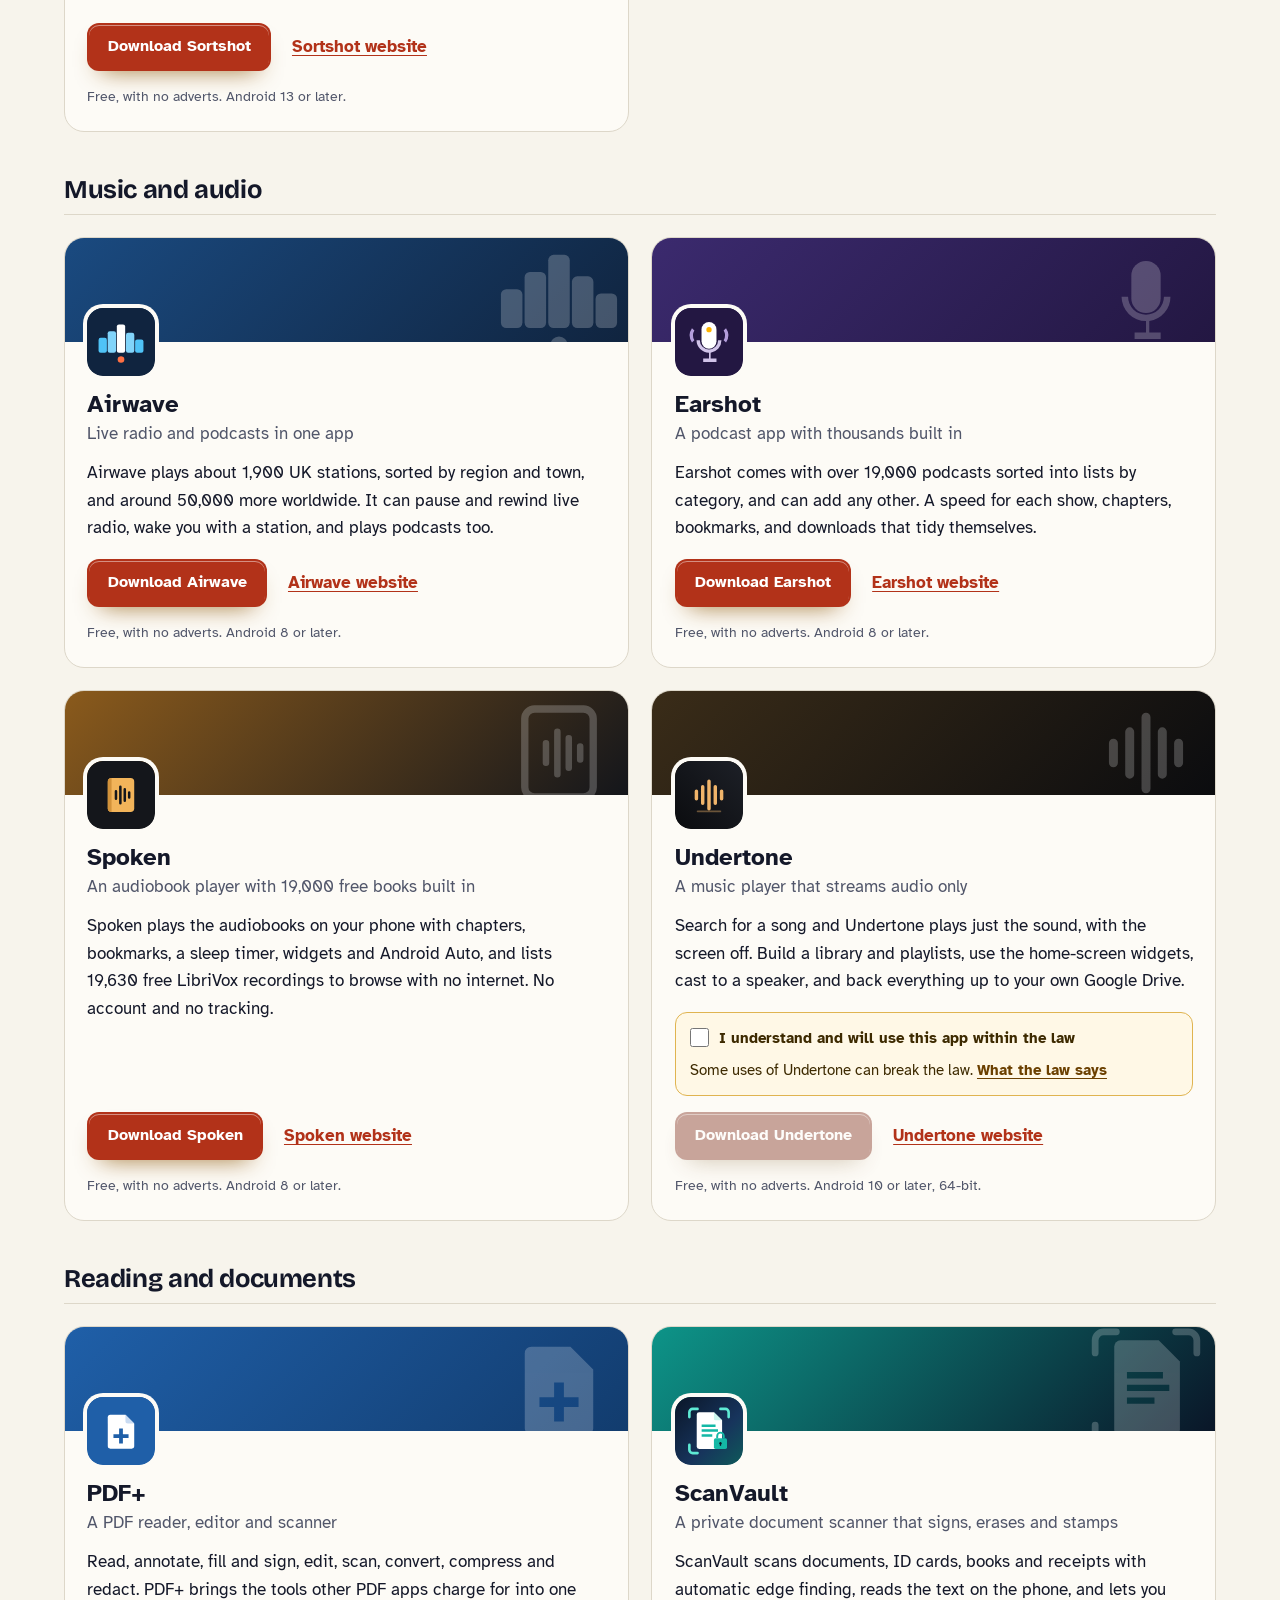
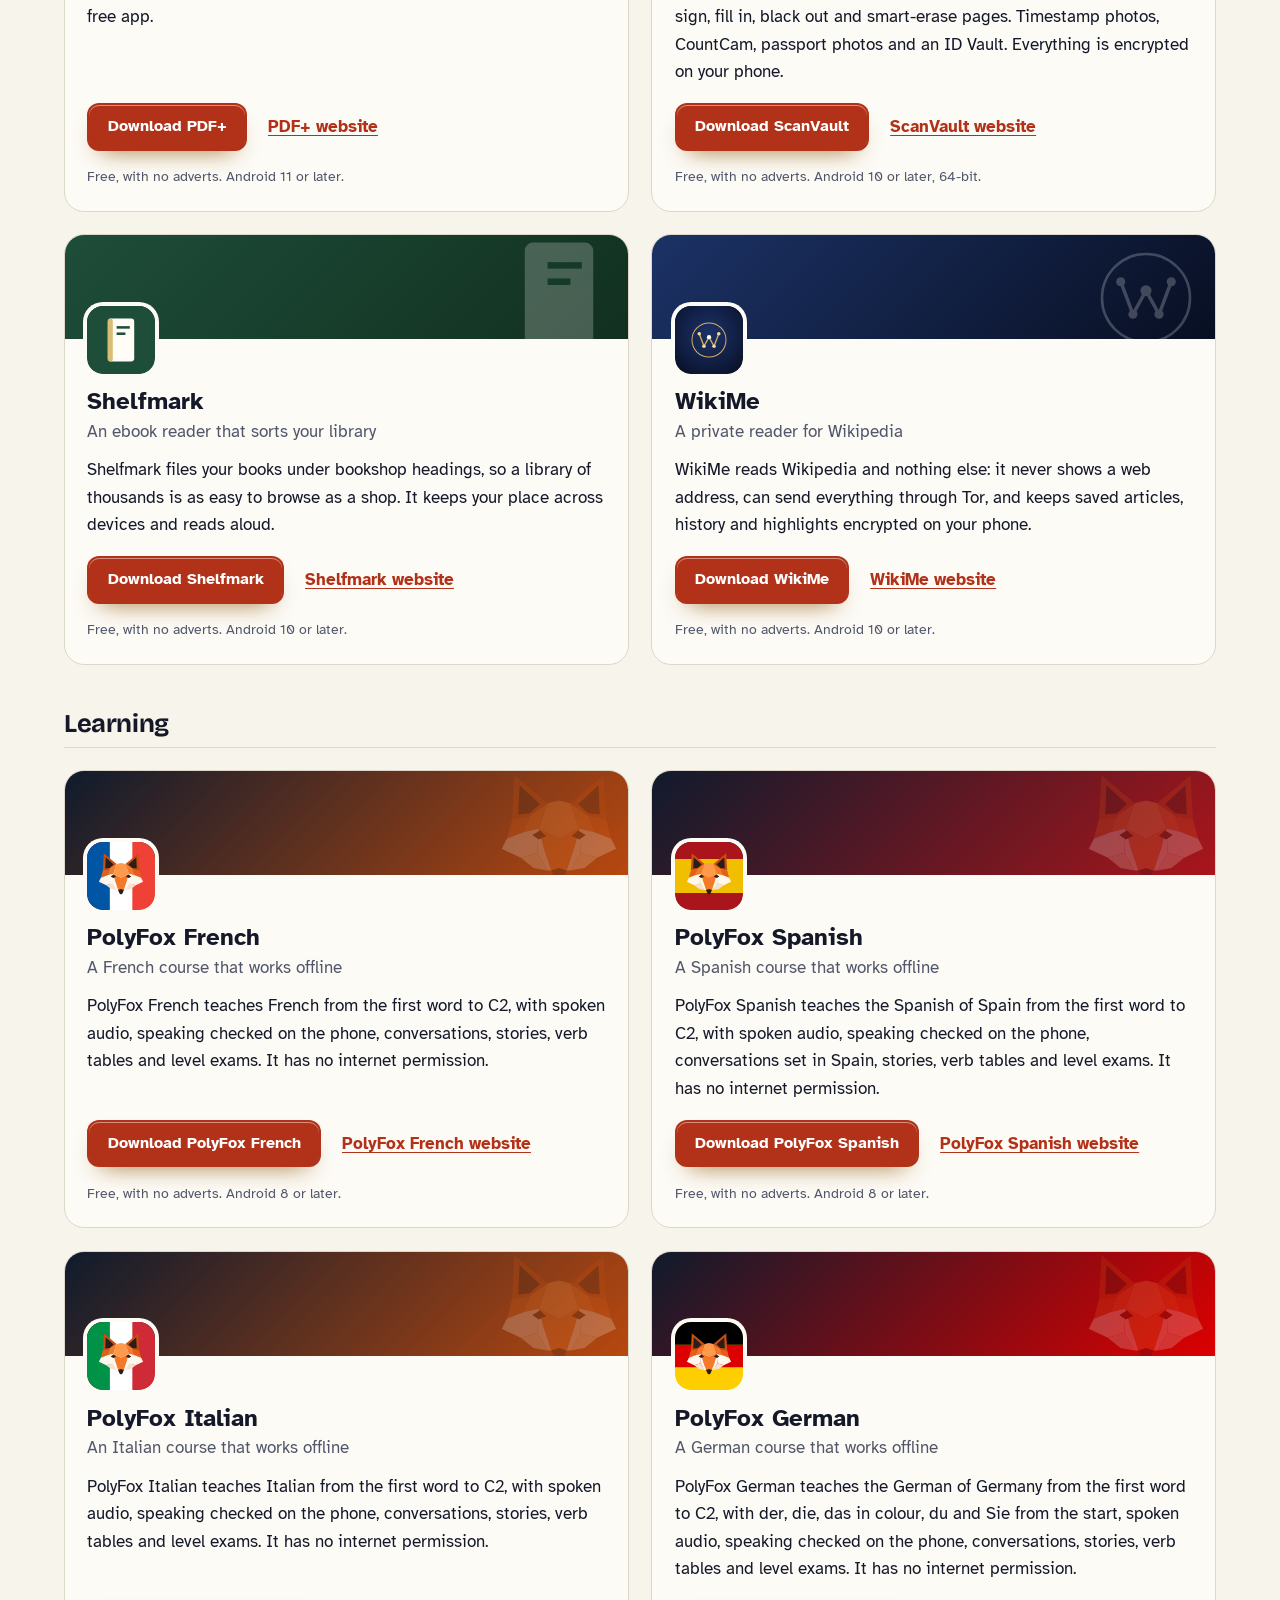
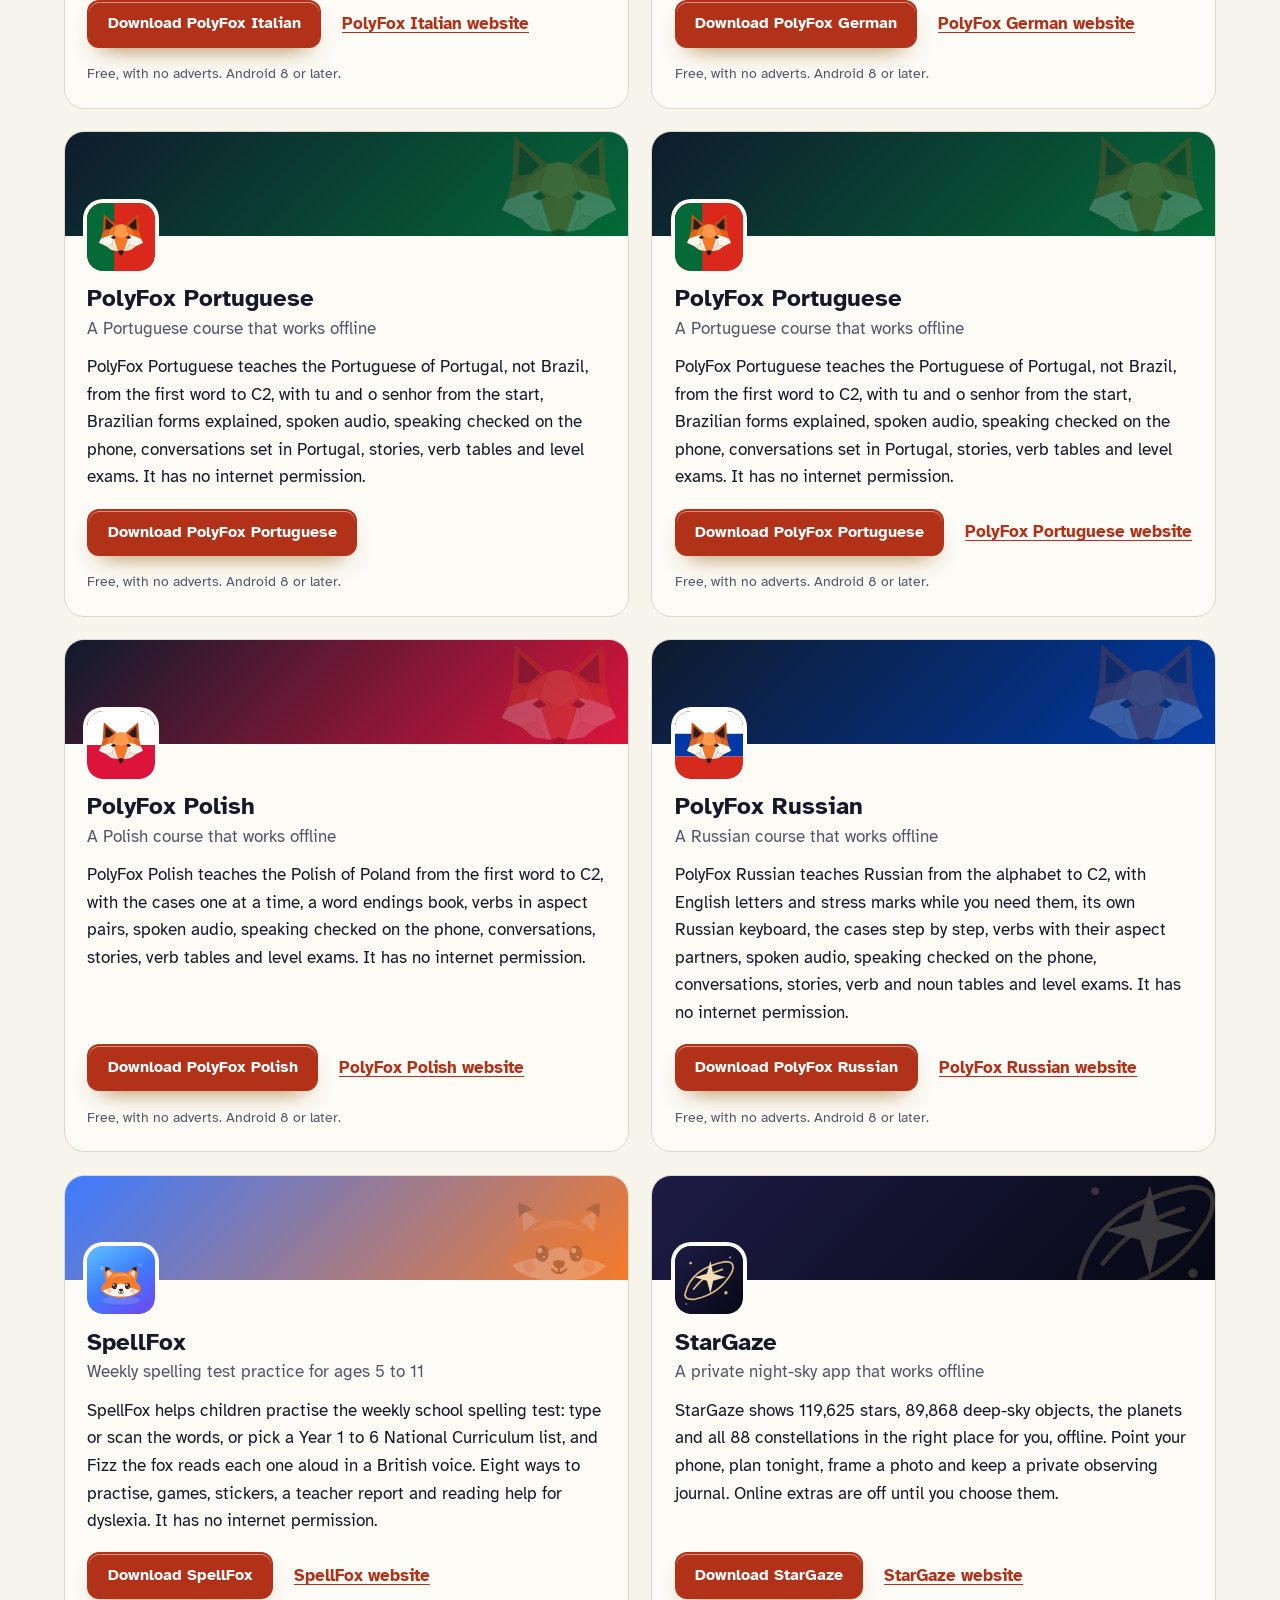
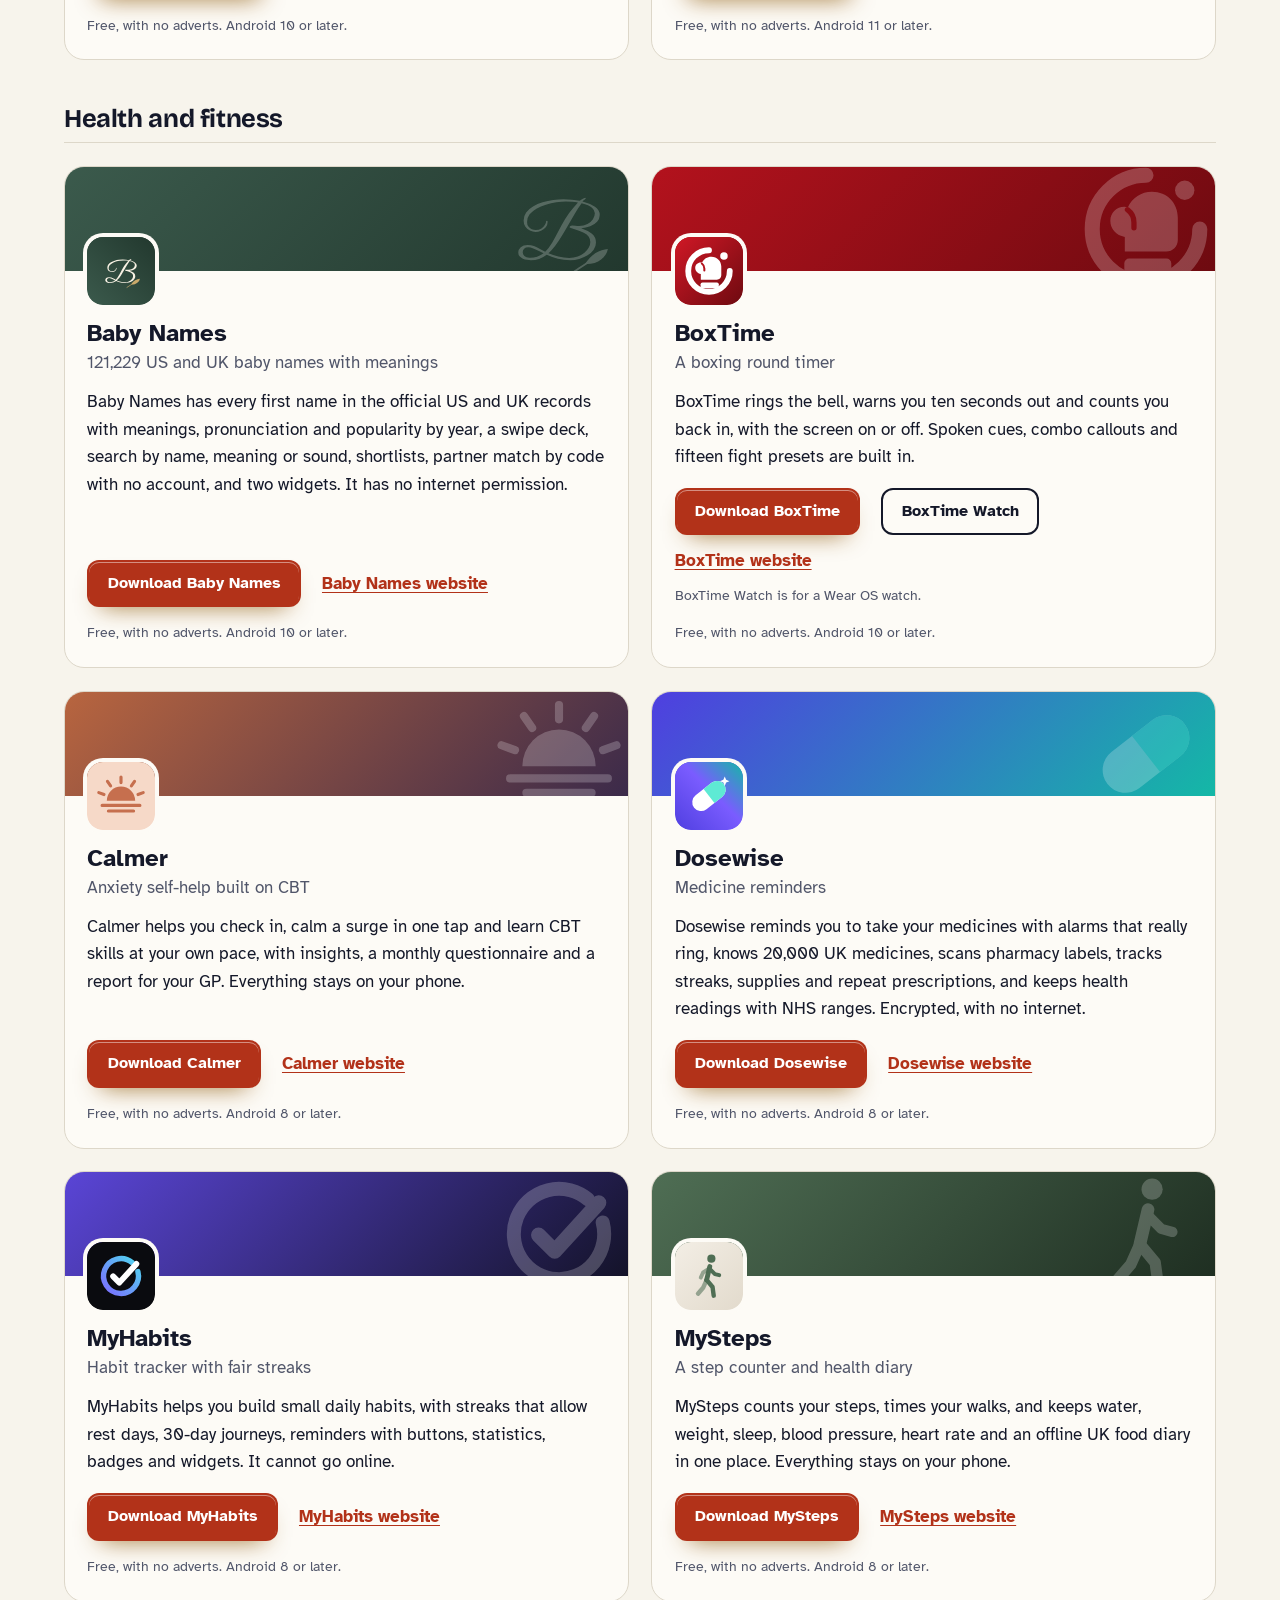
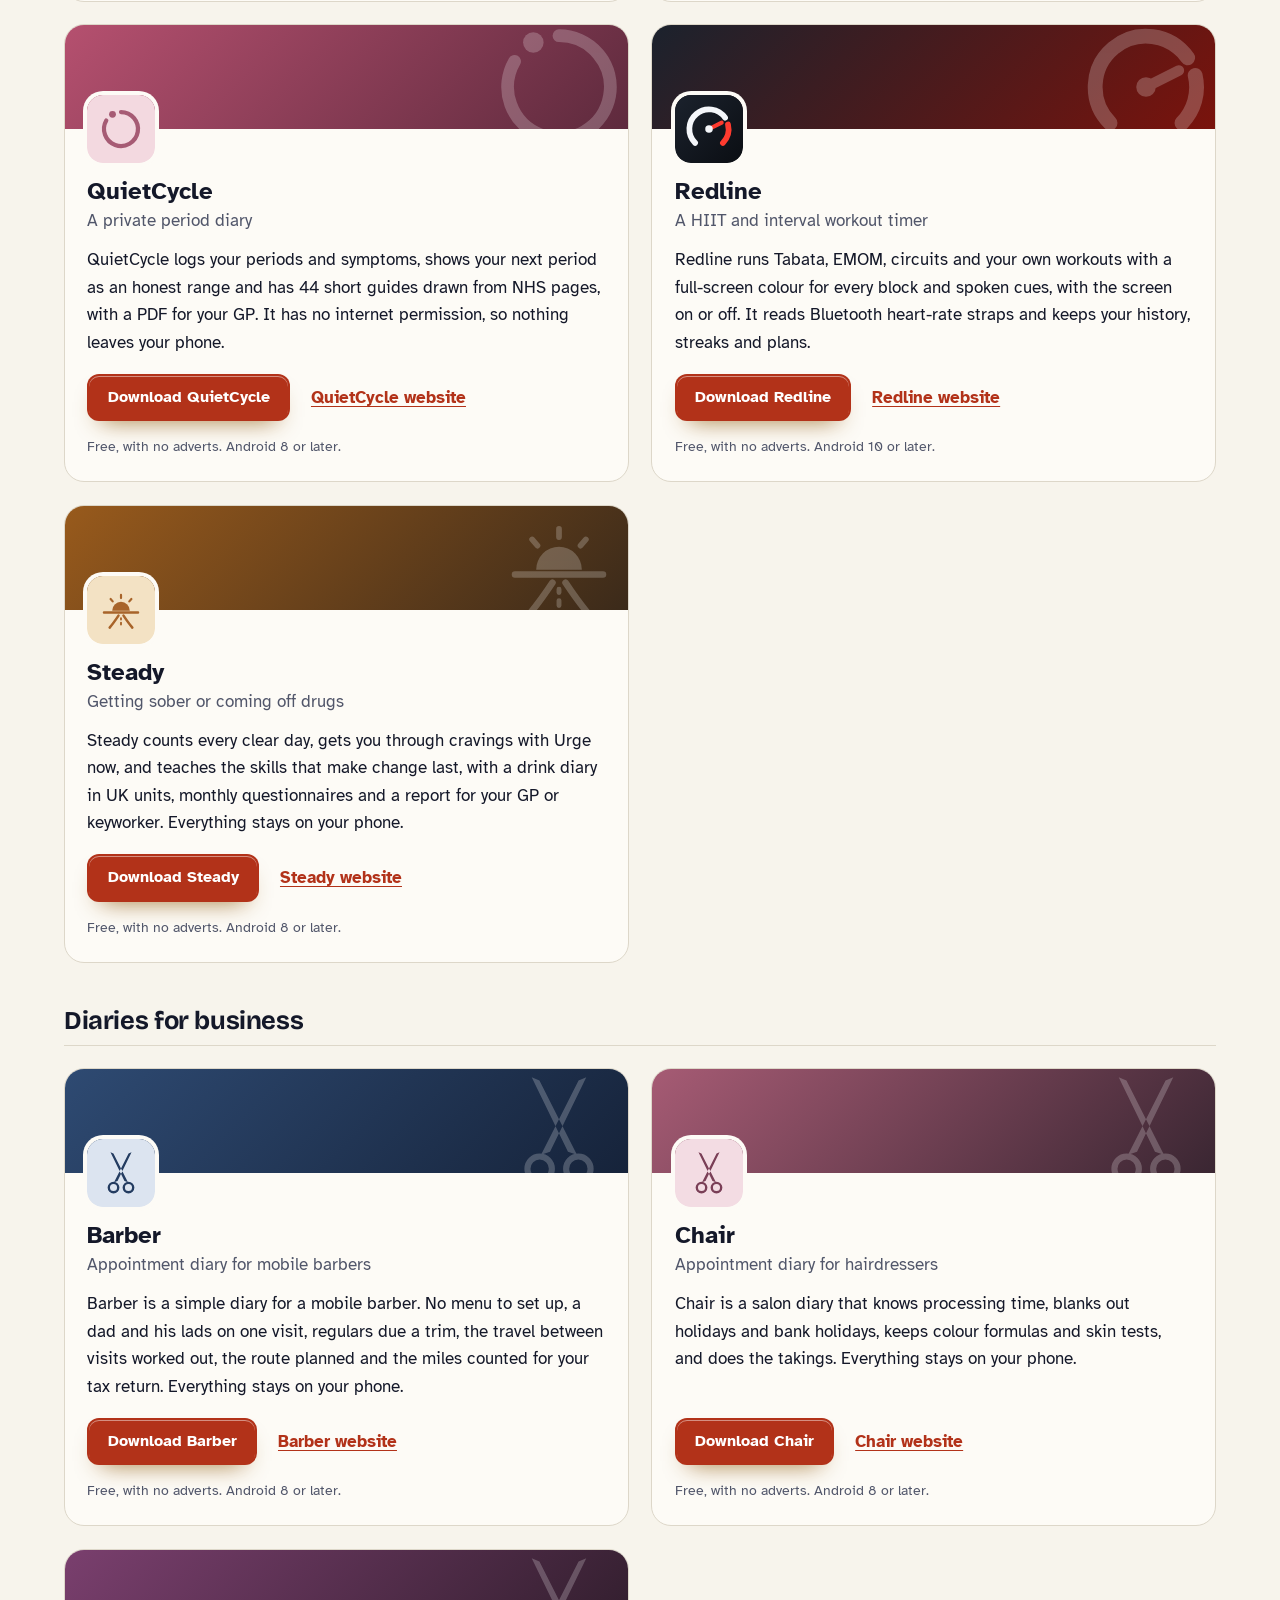
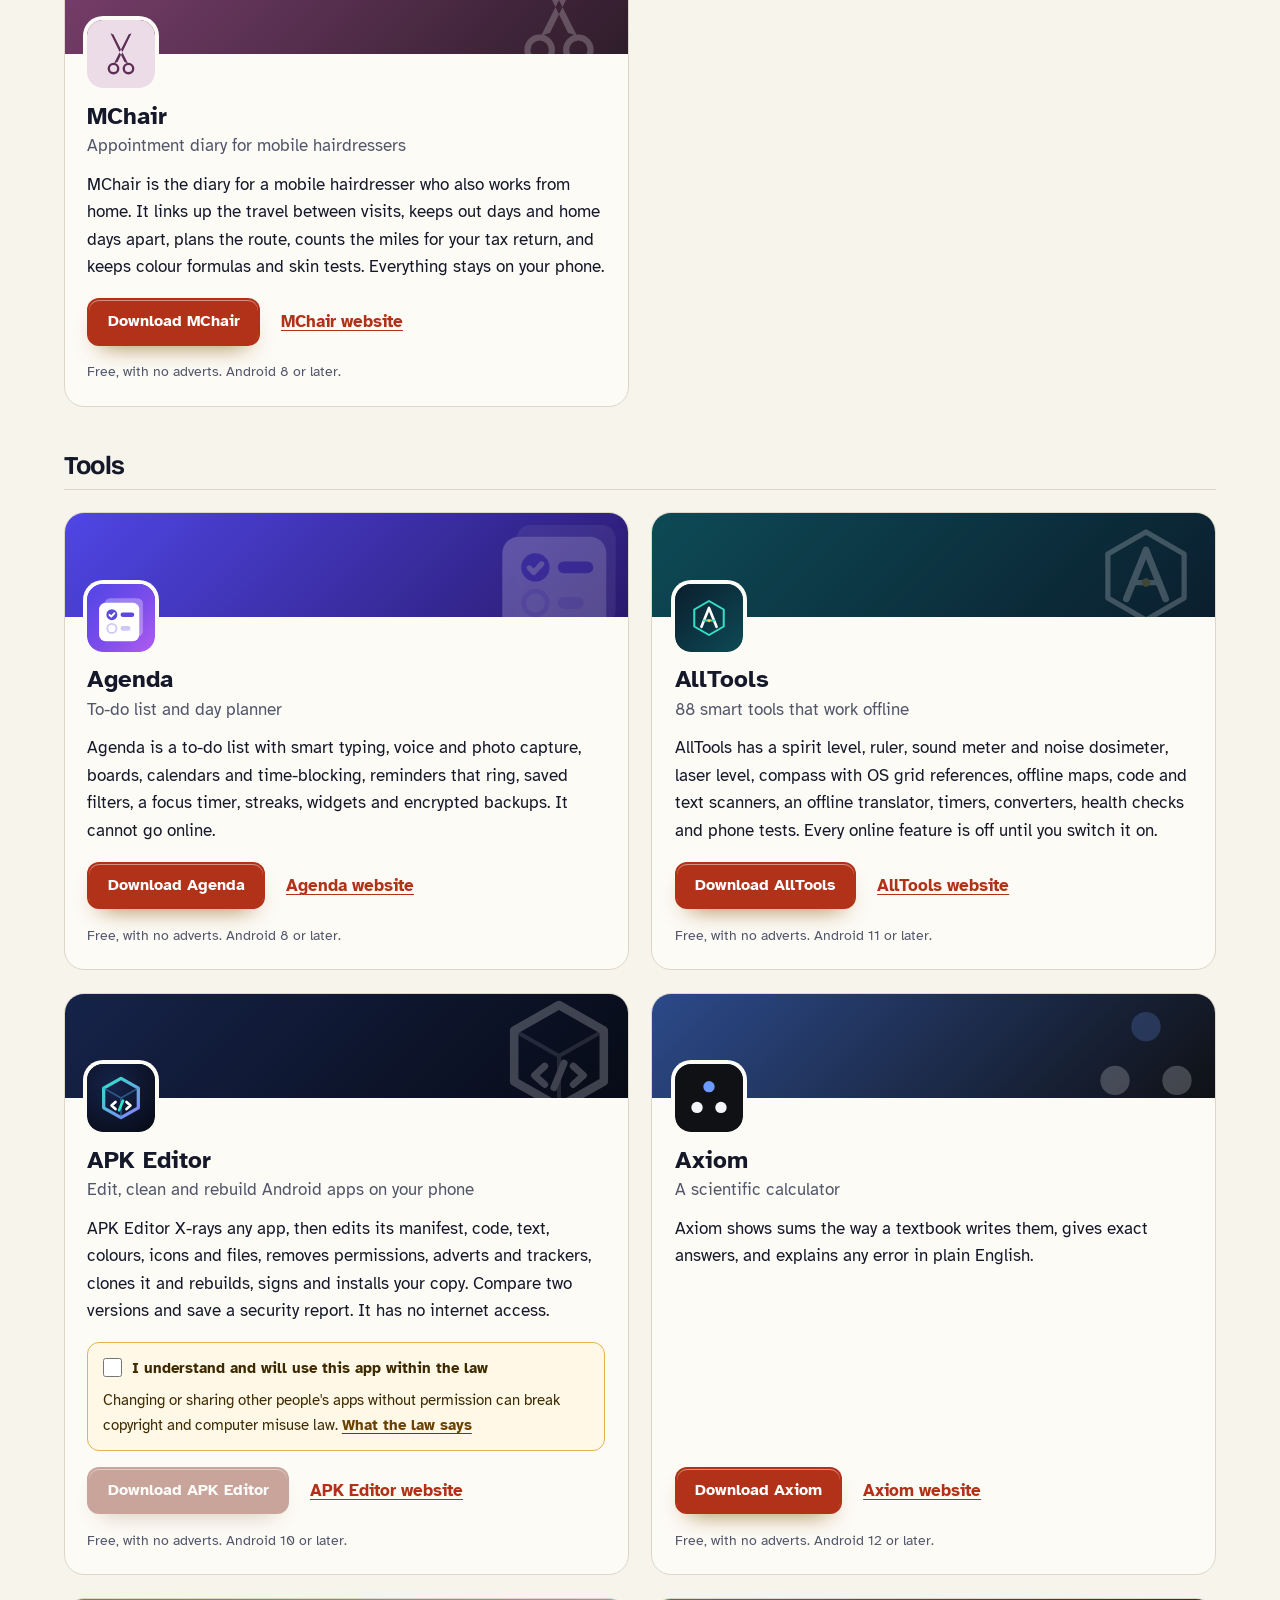
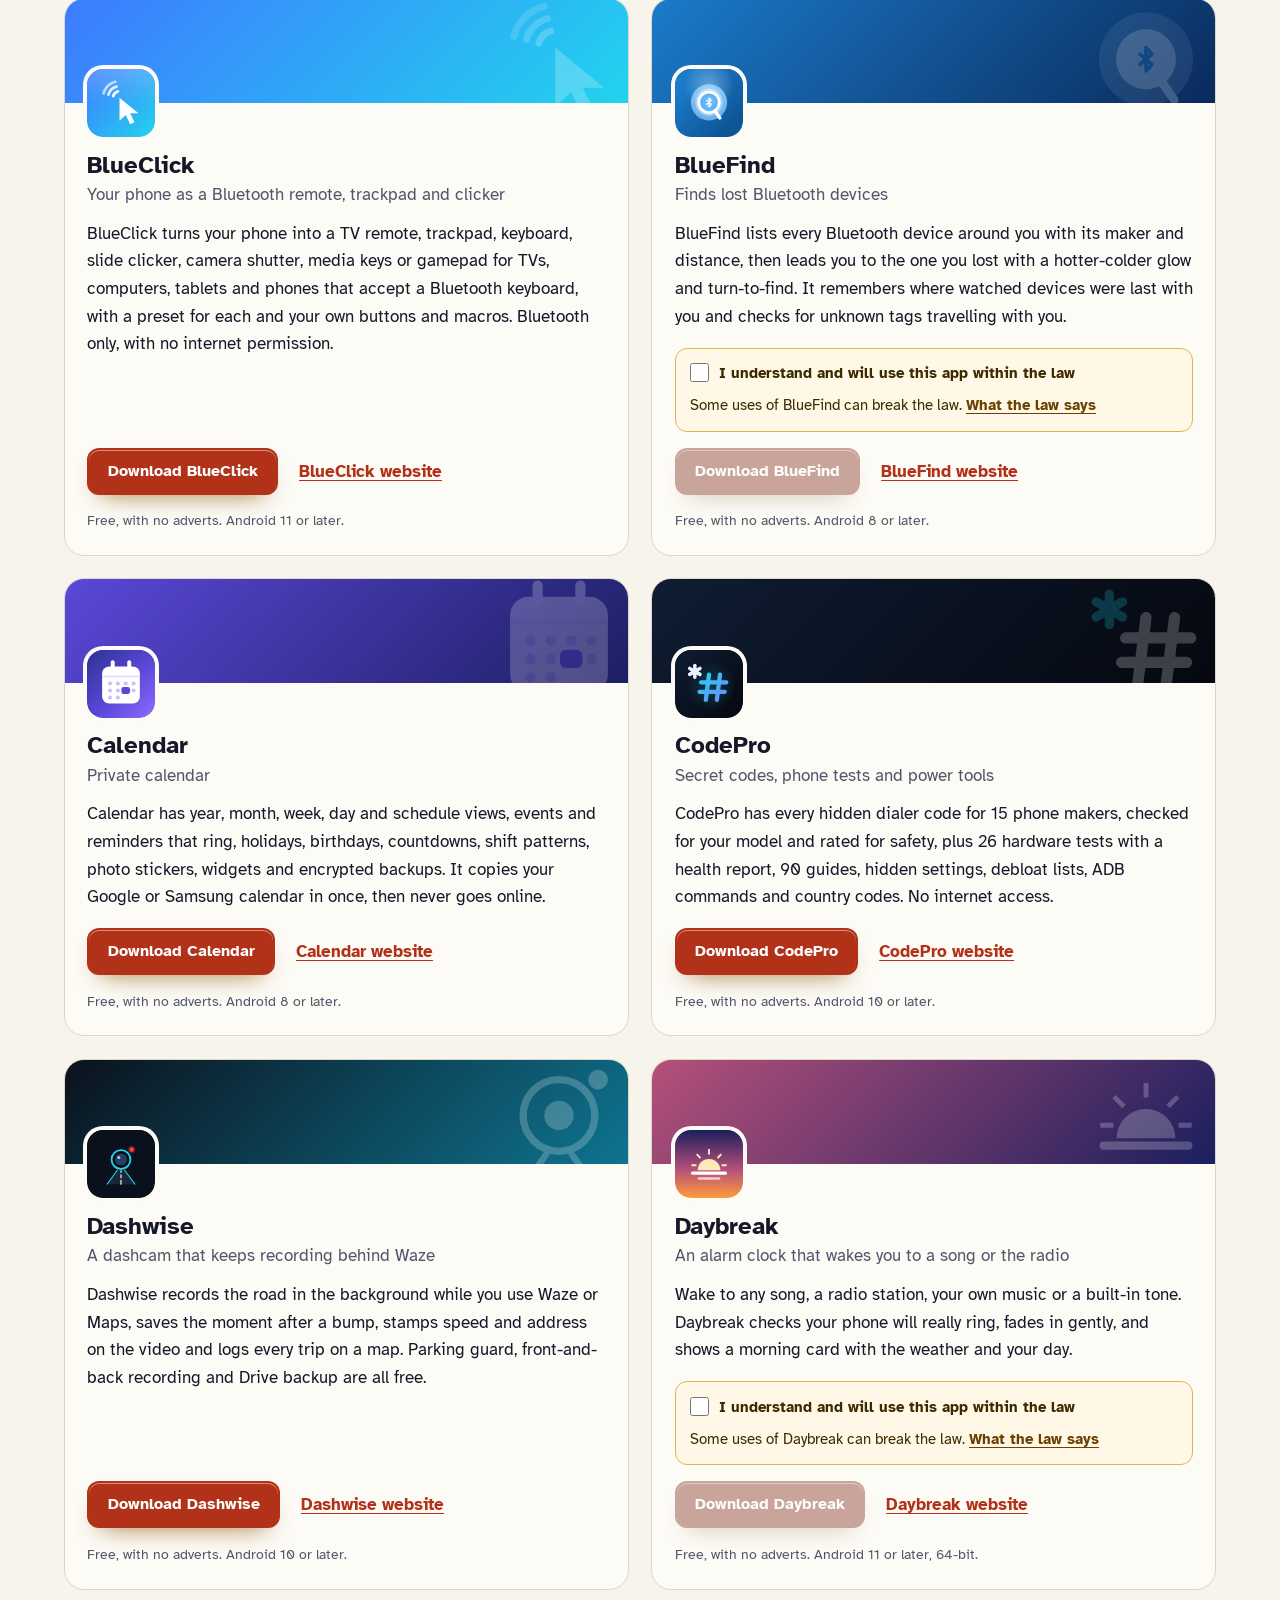
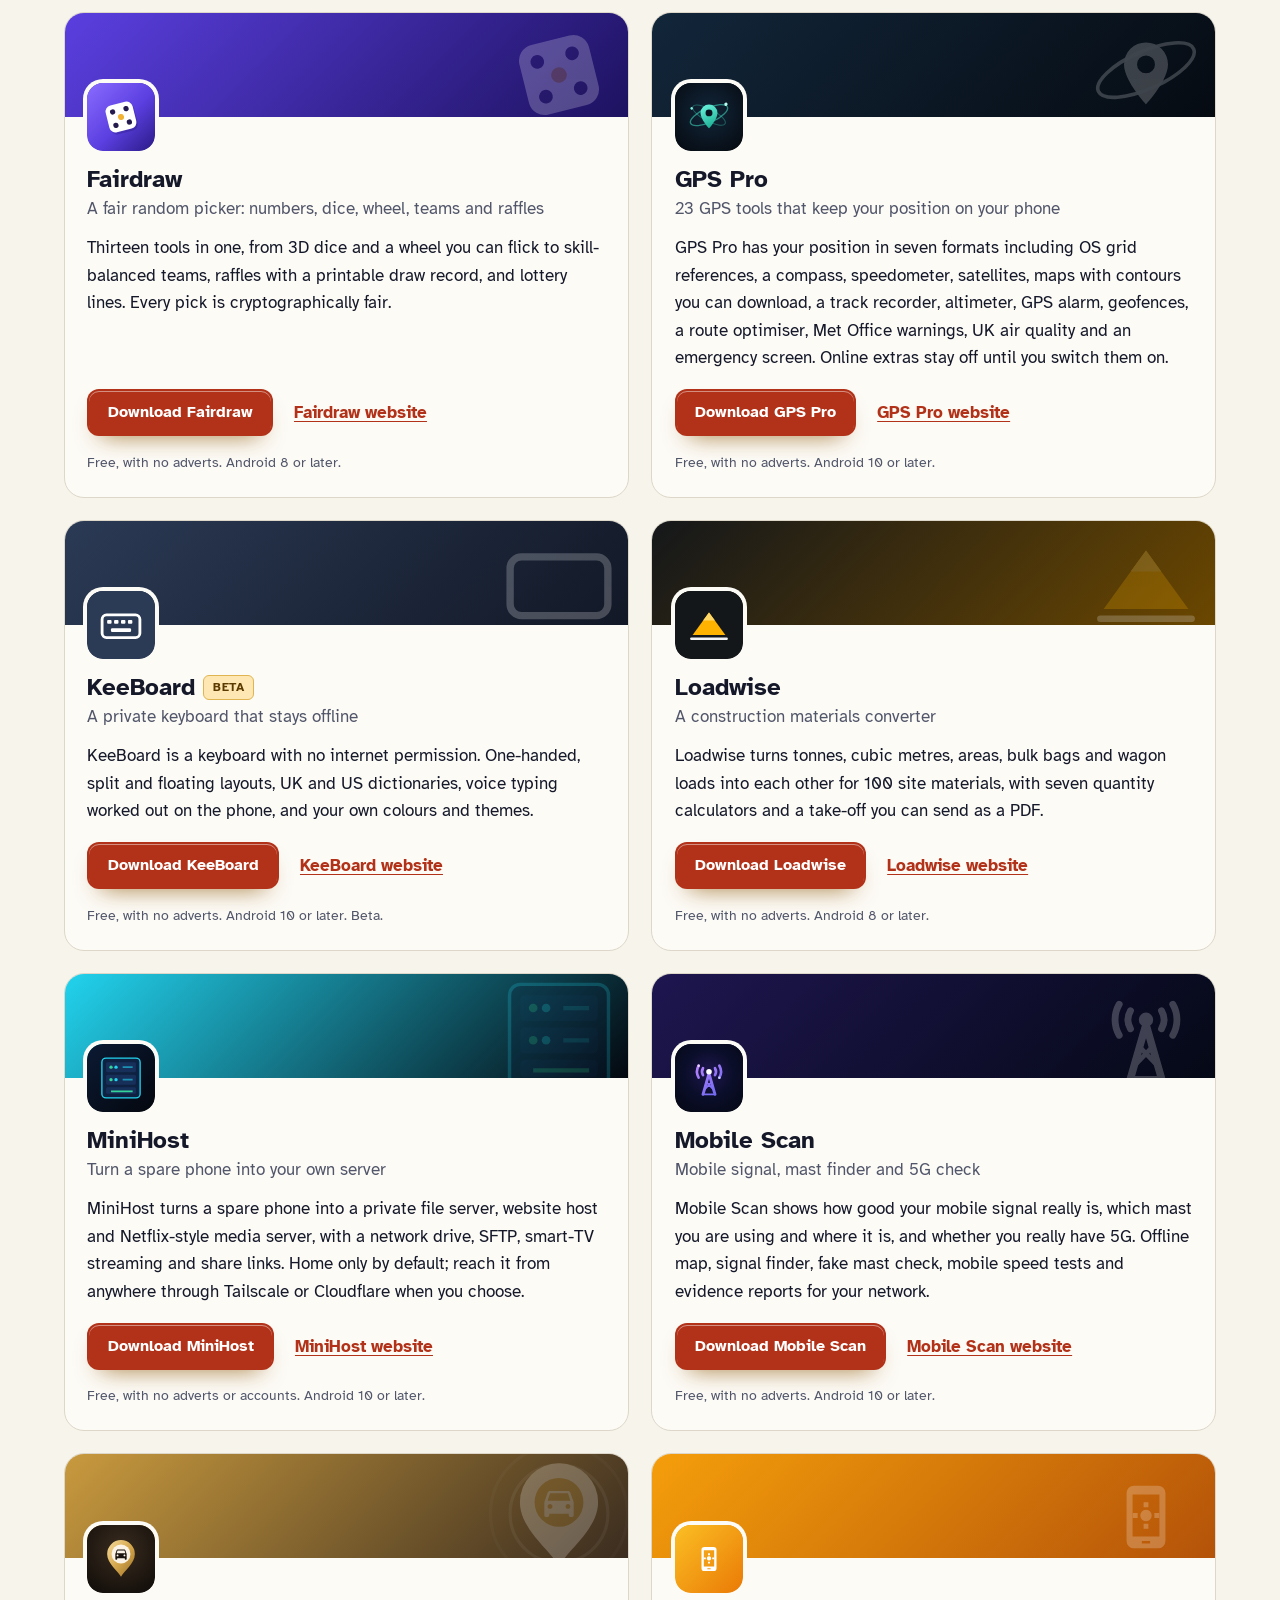
<file: more-apps.html>
<!DOCTYPE html>
<html lang="en-GB">
<head>
<meta charset="utf-8">
<meta name="viewport" content="width=device-width, initial-scale=1">
<title>More free Android apps from the maker of Imprint</title>
<meta name="description" content="All 99 free Android apps from the maker of Imprint, in one list by category, each with its download and a link to its website.">
<meta name="author" content="Jonathan Jackson">
<link rel="canonical" href="https://customgpter.github.io/imprint/more-apps.html">
<meta name="theme-color" content="#f7f4ec" media="(prefers-color-scheme: light)">
<meta name="theme-color" content="#0e1220" media="(prefers-color-scheme: dark)">
<meta property="og:type" content="website">
<meta property="og:site_name" content="Imprint">
<meta property="og:title" content="More free Android apps from the maker of Imprint">
<meta property="og:description" content="All 99 free Android apps from the maker of Imprint, in one list by category, each with its download and a link to its website.">
<meta property="og:url" content="https://customgpter.github.io/imprint/more-apps.html">
<meta property="og:image" content="https://customgpter.github.io/imprint/assets/og.png">
<meta property="og:image:width" content="1200">
<meta property="og:image:height" content="630">
<meta property="og:image:alt" content="Imprint&#x27;s editor with a tiled watermark across a photo">
<meta property="og:locale" content="en_GB">
<meta name="twitter:card" content="summary_large_image">
<link rel="icon" href="./assets/favicon.svg" type="image/svg+xml">
<link rel="apple-touch-icon" href="./assets/apple-touch-icon.png">
<link rel="preload" href="./assets/fonts/bricolage-grotesque-latin.woff2" as="font" type="font/woff2" crossorigin>
<link rel="preload" href="./assets/fonts/atkinson-hyperlegible-latin-400-normal.woff2" as="font" type="font/woff2" crossorigin>
<link rel="stylesheet" href="./assets/site.css?v=1">
<link rel="stylesheet" href="./assets/house.css?v=1">
<script type="application/ld+json">{"@context":"https://schema.org","@type":"ItemList","name":"Apps from the maker of Imprint","url":"https://customgpter.github.io/imprint/more-apps.html","itemListElement":[{"@type":"ListItem","position":1,"name":"AddTxt","url":"https://customgpter.github.io/addtxt/"},{"@type":"ListItem","position":2,"name":"Backdrop","url":"https://customgpter.github.io/backdrop/"},{"@type":"ListItem","position":3,"name":"CaptionVid","url":"https://customgpter.github.io/captionvid/"},{"@type":"ListItem","position":4,"name":"Clearcut","url":"https://customgpter.github.io/clearcut/"},{"@type":"ListItem","position":5,"name":"Compress","url":"https://customgpter.github.io/compress/"},{"@type":"ListItem","position":6,"name":"Imprint","url":"https://customgpter.github.io/imprint/"},{"@type":"ListItem","position":7,"name":"Lightbox","url":"https://customgpter.github.io/lightbox/"},{"@type":"ListItem","position":8,"name":"Plainshot","url":"https://customgpter.github.io/plainshot/"},{"@type":"ListItem","position":9,"name":"Retag","url":"https://customgpter.github.io/retag/"},{"@type":"ListItem","position":10,"name":"ScrnSht","url":"https://customgpter.github.io/scrnsht/"},{"@type":"ListItem","position":11,"name":"Sortshot","url":"https://customgpter.github.io/sortshot/"},{"@type":"ListItem","position":12,"name":"Airwave","url":"https://customgpter.github.io/airwave/"},{"@type":"ListItem","position":13,"name":"Earshot","url":"https://customgpter.github.io/earshot/"},{"@type":"ListItem","position":14,"name":"Spoken","url":"https://customgpter.github.io/spoken/"},{"@type":"ListItem","position":15,"name":"Undertone","url":"https://customgpter.github.io/undertone/"},{"@type":"ListItem","position":16,"name":"PDF+","url":"https://customgpter.github.io/pdfplus/"},{"@type":"ListItem","position":17,"name":"ScanVault","url":"https://customgpter.github.io/scanvault/"},{"@type":"ListItem","position":18,"name":"Shelfmark","url":"https://customgpter.github.io/shelfmark/"},{"@type":"ListItem","position":19,"name":"WikiMe","url":"https://customgpter.github.io/wikime/"},{"@type":"ListItem","position":20,"name":"PolyFox French","url":"https://customgpter.github.io/polyfox/"},{"@type":"ListItem","position":21,"name":"PolyFox German","url":"https://customgpter.github.io/polyfox-german/"},{"@type":"ListItem","position":22,"name":"PolyFox Portuguese","url":"https://customgpter.github.io/polyfox-portuguese/"},{"@type":"ListItem","position":23,"name":"PolyFox Polish","url":"https://customgpter.github.io/polyfox-polish/"},{"@type":"ListItem","position":24,"name":"PolyFox Russian","url":"https://customgpter.github.io/polyfox-russian/"},{"@type":"ListItem","position":25,"name":"SpellFox","url":"https://customgpter.github.io/spellfox/"},{"@type":"ListItem","position":26,"name":"StarGaze","url":"https://customgpter.github.io/stargaze/"},{"@type":"ListItem","position":27,"name":"Baby Names","url":"https://customgpter.github.io/babynames/"},{"@type":"ListItem","position":28,"name":"BoxTime","url":"https://customgpter.github.io/boxtime/"},{"@type":"ListItem","position":29,"name":"Calmer","url":"https://customgpter.github.io/calmer/"},{"@type":"ListItem","position":30,"name":"Dosewise","url":"https://customgpter.github.io/dosewise/"},{"@type":"ListItem","position":31,"name":"MyHabits","url":"https://customgpter.github.io/myhabits/"},{"@type":"ListItem","position":32,"name":"MySteps","url":"https://customgpter.github.io/mysteps/"},{"@type":"ListItem","position":33,"name":"QuietCycle","url":"https://customgpter.github.io/quietcycle/"},{"@type":"ListItem","position":34,"name":"Redline","url":"https://customgpter.github.io/redline/"},{"@type":"ListItem","position":35,"name":"Steady","url":"https://customgpter.github.io/steady/"},{"@type":"ListItem","position":36,"name":"Barber","url":"https://customgpter.github.io/barber/"},{"@type":"ListItem","position":37,"name":"Chair","url":"https://customgpter.github.io/chair/"},{"@type":"ListItem","position":38,"name":"MChair","url":"https://customgpter.github.io/mchair/"},{"@type":"ListItem","position":39,"name":"Agenda","url":"https://customgpter.github.io/agenda/"},{"@type":"ListItem","position":40,"name":"AllTools","url":"https://customgpter.github.io/alltools/"},{"@type":"ListItem","position":41,"name":"APK Editor","url":"https://customgpter.github.io/apkeditor/"},{"@type":"ListItem","position":42,"name":"Axiom","url":"https://customgpter.github.io/axiom/"},{"@type":"ListItem","position":43,"name":"BlueClick","url":"https://customgpter.github.io/blueclick/"},{"@type":"ListItem","position":44,"name":"BlueFind","url":"https://customgpter.github.io/bluefind/"},{"@type":"ListItem","position":45,"name":"Calendar","url":"https://customgpter.github.io/calendar/"},{"@type":"ListItem","position":46,"name":"CodePro","url":"https://customgpter.github.io/codepro/"},{"@type":"ListItem","position":47,"name":"Dashwise","url":"https://customgpter.github.io/dashwise/"},{"@type":"ListItem","position":48,"name":"Daybreak","url":"https://customgpter.github.io/daybreak/"},{"@type":"ListItem","position":49,"name":"Fairdraw","url":"https://customgpter.github.io/fairdraw/"},{"@type":"ListItem","position":50,"name":"GPS Pro","url":"https://customgpter.github.io/gpspro/"},{"@type":"ListItem","position":51,"name":"KeeBoard","url":"https://customgpter.github.io/keeboard/"},{"@type":"ListItem","position":52,"name":"Loadwise","url":"https://customgpter.github.io/loadwise/"},{"@type":"ListItem","position":53,"name":"MiniHost","url":"https://customgpter.github.io/minihost/"},{"@type":"ListItem","position":54,"name":"Mobile Scan","url":"https://customgpter.github.io/mobilescan/"},{"@type":"ListItem","position":55,"name":"Parkwise","url":"https://customgpter.github.io/parkwise/"},{"@type":"ListItem","position":56,"name":"Pocketmind","url":"https://customgpter.github.io/pocketmind/"},{"@type":"ListItem","position":57,"name":"Refine","url":"https://customgpter.github.io/refine/"},{"@type":"ListItem","position":58,"name":"Shiftwise","url":"https://customgpter.github.io/shiftwise/"},{"@type":"ListItem","position":59,"name":"SimpleCalc","url":"https://customgpter.github.io/simplecalc/"},{"@type":"ListItem","position":60,"name":"Skyline","url":"https://customgpter.github.io/skyline/"},{"@type":"ListItem","position":61,"name":"Slipway","url":"https://customgpter.github.io/slipway/"},{"@type":"ListItem","position":62,"name":"Tagger","url":"https://customgpter.github.io/tagger/"},{"@type":"ListItem","position":63,"name":"TotalClean","url":"https://customgpter.github.io/totalclean/"},{"@type":"ListItem","position":64,"name":"TVLink","url":"https://customgpter.github.io/tvlink/"},{"@type":"ListItem","position":65,"name":"Unbox","url":"https://customgpter.github.io/unbox/"},{"@type":"ListItem","position":66,"name":"WhatsKeep","url":"https://customgpter.github.io/whatskeep/"},{"@type":"ListItem","position":67,"name":"WiFi Scan","url":"https://customgpter.github.io/wifiscan/"},{"@type":"ListItem","position":68,"name":"Auditly","url":"https://customgpter.github.io/auditly/"},{"@type":"ListItem","position":69,"name":"Backchannel","url":"https://customgpter.github.io/backchannel/"},{"@type":"ListItem","position":70,"name":"ENotes","url":"https://customgpter.github.io/enotes/"},{"@type":"ListItem","position":71,"name":"FindMe","url":"https://customgpter.github.io/findme/"},{"@type":"ListItem","position":72,"name":"iLock","url":"https://customgpter.github.io/ilock/"},{"@type":"ListItem","position":73,"name":"ImSafe","url":"https://customgpter.github.io/imsafe/"},{"@type":"ListItem","position":74,"name":"IShred","url":"https://customgpter.github.io/ishred/"},{"@type":"ListItem","position":75,"name":"LockBox","url":"https://customgpter.github.io/lockbox/"},{"@type":"ListItem","position":76,"name":"PassVault","url":"https://customgpter.github.io/passvault/"},{"@type":"ListItem","position":77,"name":"SpyFind","url":"https://customgpter.github.io/spyfind/"},{"@type":"ListItem","position":78,"name":"TextWipe","url":"https://customgpter.github.io/textwipe/"},{"@type":"ListItem","position":79,"name":"Tracewire","url":"https://customgpter.github.io/tracewire/"},{"@type":"ListItem","position":80,"name":"Vigil","url":"https://customgpter.github.io/vigil/"},{"@type":"ListItem","position":81,"name":"Grab","url":"https://customgpter.github.io/grab/"},{"@type":"ListItem","position":82,"name":"Swarm","url":"https://customgpter.github.io/swarm/"},{"@type":"ListItem","position":83,"name":"Plane Games","url":"https://customgpter.github.io/plane-games/"},{"@type":"ListItem","position":84,"name":"Ninefold","url":"https://customgpter.github.io/ninefold/"},{"@type":"ListItem","position":85,"name":"Cubewise","url":"https://customgpter.github.io/cubewise/"},{"@type":"ListItem","position":86,"name":"Tilewise","url":"https://customgpter.github.io/tilewise/"},{"@type":"ListItem","position":87,"name":"Letterwise","url":"https://customgpter.github.io/letterwise/"},{"@type":"ListItem","position":88,"name":"Kingside","url":"https://customgpter.github.io/kingside/"},{"@type":"ListItem","position":89,"name":"Deckhand","url":"https://customgpter.github.io/deckhand/"},{"@type":"ListItem","position":90,"name":"SNESForge","url":"https://customgpter.github.io/snesforge/"},{"@type":"ListItem","position":91,"name":"Fame Boy","url":"https://customgpter.github.io/fameboy/"},{"@type":"ListItem","position":92,"name":"PSPPro","url":"https://customgpter.github.io/psppro/"},{"@type":"ListItem","position":93,"name":"MegaGen","url":"https://customgpter.github.io/megagen/"},{"@type":"ListItem","position":94,"name":"QVR","url":"https://customgpter.github.io/qvr/"},{"@type":"ListItem","position":95,"name":"QVR Watch","url":"https://customgpter.github.io/qvr-watch/"},{"@type":"ListItem","position":96,"name":"QVRLite","url":"https://customgpter.github.io/qvrlite/"},{"@type":"ListItem","position":97,"name":"Onionz","url":"https://customgpter.github.io/onionz/"},{"@type":"ListItem","position":98,"name":"OnionzWeb","url":"https://customgpter.github.io/onionzweb/"}]}</script>
<link rel="stylesheet" href="./assets/apps-list.css?v=1">
<script src="./assets/apps-list.js?v=1" defer></script>
</head>
<body>
<a class="skip" href="#main">Skip to content</a>
<header class="masthead">
<div class="wrap">
<a class="brand" href="./" aria-label="Imprint home"><svg viewBox="0 0 108 108" aria-hidden="true"><rect width="108" height="108" rx="24" fill="#0e1220"/><g transform="translate(54 54) scale(1.32) translate(-54 -54)"><path d="M31.5 41.500A25 25 0 0 1 76.500 41.500" fill="none" stroke="#f2553d" stroke-width="4.5" stroke-linecap="round"/><path d="M76.500 66.500A25 25 0 0 1 31.500 66.500" fill="none" stroke="#f2553d" stroke-width="4.5" stroke-linecap="round"/><path fill="#f6f2ea" d="M24 47h60a3 3 0 0 1 3 3v8a3 3 0 0 1-3 3H24a3 3 0 0 1-3-3v-8a3 3 0 0 1 3-3z"/><path fill="#0e1220" d="M30 51.500h4v5h-4zM38 51.500h14v5H38zM56 51.500h8v5h-8zM68 51.500h10v5H68z"/></g></svg><span>Imprint</span></a>
<nav aria-label="Main"><ul><li><a href="./#features">Features</a></li><li><a href="./compare.html">Compare</a></li><li><a href="./releases.html">Releases</a></li><li><a class="more-apps" href="./more-apps.html" aria-current="page"><svg class="ico" viewBox="0 0 24 24" aria-hidden="true"><rect x="4" y="4" width="6.5" height="6.5" rx="1.6"/><rect x="13.5" y="4" width="6.5" height="6.5" rx="1.6"/><rect x="4" y="13.5" width="6.5" height="6.5" rx="1.6"/><rect x="13.5" y="13.5" width="6.5" height="6.5" rx="1.6"/></svg>More apps</a></li></ul></nav>
<a class="button small" href="https://github.com/CustomGPTer/imprint/releases/latest/download/Imprint.apk"><svg class="ico" viewBox="0 0 24 24" aria-hidden="true"><path d="M12 4v11"/><path d="M7 10.5l5 5 5-5"/><path d="M5 20h14"/></svg>Download</a>
</div>
</header>
<main id="main" class="doc">
<div class="wrap">
<div class="measure">
<h1>More apps</h1>
<p class="lede">Imprint has siblings. Each is an Android app by the same developer, free, with no adverts and nothing to unlock. Each button downloads the newest app file straight from that app's own page on GitHub.</p>
</div>
<!-- apps:start -->
<nav class="mapps-jump" aria-label="App groups"><ul><li><a href="#apps-photo">Photo and video</a></li><li><a href="#apps-audio">Music and audio</a></li><li><a href="#apps-reading">Reading and documents</a></li><li><a href="#apps-learning">Learning</a></li><li><a href="#apps-health">Health and fitness</a></li><li><a href="#apps-diaries">Diaries for business</a></li><li><a href="#apps-tools">Tools</a></li><li><a href="#apps-security">Security and privacy</a></li><li><a href="#apps-downloads">Downloads</a></li><li><a href="#apps-games">Games</a></li><li><a href="#apps-testing">In beta</a></li></ul></nav>
<div class="mapps-group" role="group" aria-labelledby="apps-photo"><h2 class="mapps-cat" id="apps-photo">Photo and video</h2>
<ul class="mapps"><li class="mapp" style="--b:#0b0c0f;--b2:#3f5208"><div class="mapp-cover" aria-hidden="true"><svg viewBox="0 0 108 108"><path fill="#fff" d="M24 22h60v17H63v49H45V39H24z"/></svg></div><div class="mapp-body"><svg class="mapp-icon" viewBox="0 0 108 108" aria-hidden="true"><rect width="108" height="108" rx="24" fill="#0b0c0f"/><path fill="#d4ff3a" d="M29 58h50a5 5 0 0 1 5 5v8a5 5 0 0 1-5 5H29a5 5 0 0 1-5-5v-8a5 5 0 0 1 5-5z"/><path fill="#fff" d="M33 32h32v9H54v31H44V41H33z"/><path fill="#d4ff3a" d="M72 30h4v28h-4z"/><path fill="#0b0c0f" d="M72 58h4v14h-4z"/></svg><h3>AddTxt</h3><p class="mapp-kind">Puts text on photos</p><p class="mapp-say">AddTxt adds text to photos with 1,939 fonts, ready-made styles, layers, shapes, stickers and a pen. Style single words, run text along any line, and put the same title block on a batch of photos.</p><p class="mapp-go"><a class="button" href="https://github.com/CustomGPTer/addtxt/releases/latest/download/AddTxt.apk">Download AddTxt</a><a class="mapp-site" href="https://customgpter.github.io/addtxt/">AddTxt website</a></p><p class="mapp-needs">Free, with no adverts. Android 11 or later.</p></div></li>
<li class="mapp" style="--b:#5a48d6;--b2:#1a1c55"><div class="mapp-cover" aria-hidden="true"><svg viewBox="0 0 108 108"><g transform="translate(54 58) scale(1.3) translate(-54 -58)"><rect x="38" y="30" width="32" height="52" rx="6" fill="#fff" fill-opacity=".3" transform="rotate(-16 54 58)"/><rect x="38" y="30" width="32" height="52" rx="6" fill="#fff" fill-opacity=".6" transform="rotate(-6 54 58)"/><g transform="rotate(6 54 58)"><rect x="38" y="30" width="32" height="52" rx="6" fill="#fff"/><path d="M41 68l9-11 6 7 4-4 7 8v8a4 4 0 0 1-4 4H45a4 4 0 0 1-4-4z" fill="#4d45c9"/><circle cx="60" cy="44" r="4.5" fill="#FFB86B"/></g></g></svg></div><div class="mapp-body"><svg class="mapp-icon" viewBox="0 0 108 108" aria-hidden="true"><defs><linearGradient id="i-backdrop-mapp-cc" x1="0" y1="0" x2="1" y2="1"><stop offset="0" stop-color="#9c8bff"/><stop offset=".55" stop-color="#4d45c9"/><stop offset="1" stop-color="#1a1c55"/></linearGradient></defs><rect width="108" height="108" rx="24" fill="url(#i-backdrop-mapp-cc)"/><g transform="translate(54 58) scale(1.3) translate(-54 -58)"><rect x="38" y="30" width="32" height="52" rx="6" fill="#fff" fill-opacity=".3" transform="rotate(-16 54 58)"/><rect x="38" y="30" width="32" height="52" rx="6" fill="#fff" fill-opacity=".6" transform="rotate(-6 54 58)"/><g transform="rotate(6 54 58)"><rect x="38" y="30" width="32" height="52" rx="6" fill="#fff"/><path d="M41 68l9-11 6 7 4-4 7 8v8a4 4 0 0 1-4 4H45a4 4 0 0 1-4-4z" fill="#4d45c9"/><circle cx="60" cy="44" r="4.5" fill="#FFB86B"/></g></g></svg><h3>Backdrop</h3><p class="mapp-kind">A private wallpaper changer</p><p class="mapp-say">Choose 1 to 25 of your own photos and a new one fades in every time you unlock. Frame each one as you add it, switch to Safe Mode in one tap, and nothing ever leaves your phone: it has no internet access at all.</p><p class="mapp-go"><a class="button" href="https://github.com/CustomGPTer/backdrop/releases/latest/download/Backdrop.apk">Download Backdrop</a><a class="mapp-site" href="https://customgpter.github.io/backdrop/">Backdrop website</a></p><p class="mapp-needs">Free, with no adverts. Android 8 or later.</p></div></li>
<li class="mapp" style="--b:#ff6a4d;--b2:#1a1020"><div class="mapp-cover" aria-hidden="true"><svg viewBox="0 0 108 108"><g transform="translate(54 54) scale(1.3) translate(-54 -54)"><path d="M38,34 h32 a8,8 0 0 1 8,8 v24 a8,8 0 0 1 -8,8 h-32 a8,8 0 0 1 -8,-8 v-24 a8,8 0 0 1 8,-8 z" fill="none" stroke="#fff" stroke-width="4"/><path d="M49,42 L61,49 L49,56 Z" fill="#fff"/><path d="M39,61 h14 a2.5,2.5 0 0 1 0,5 h-14 a2.5,2.5 0 0 1 0,-5 z" fill="#fff"/><path d="M57,61 h12 a2.5,2.5 0 0 1 0,5 h-12 a2.5,2.5 0 0 1 0,-5 z" fill="#ffffff"/></g></svg></div><div class="mapp-body"><svg class="mapp-icon" viewBox="0 0 108 108" aria-hidden="true"><defs><linearGradient id="i-captionvid-cvbg" x1="0" y1="0" x2="1" y2="1"><stop offset="0" stop-color="#ff4d6d"/><stop offset=".55" stop-color="#ff7a45"/><stop offset="1" stop-color="#ffb547"/></linearGradient></defs><rect width="108" height="108" rx="24" fill="url(#i-captionvid-cvbg)"/><g transform="translate(54 54) scale(1.3) translate(-54 -54)"><path d="M38,34 h32 a8,8 0 0 1 8,8 v24 a8,8 0 0 1 -8,8 h-32 a8,8 0 0 1 -8,-8 v-24 a8,8 0 0 1 8,-8 z" fill="none" stroke="#fff" stroke-width="4"/><path d="M49,42 L61,49 L49,56 Z" fill="#fff"/><path d="M39,61 h14 a2.5,2.5 0 0 1 0,5 h-14 a2.5,2.5 0 0 1 0,-5 z" fill="#fff"/><path d="M57,61 h12 a2.5,2.5 0 0 1 0,5 h-12 a2.5,2.5 0 0 1 0,-5 z" fill="#1a1020"/></g></svg><h3>CaptionVid</h3><p class="mapp-kind">Auto captions for your videos, made on your phone</p><p class="mapp-say">CaptionVid writes word-by-word captions for your videos in the background, with 45 animated looks, 171 fonts, silence cutting, translation and subtitle files. Speech recognition runs on the phone: no upload, no account.</p><p class="mapp-go"><a class="button" href="https://github.com/CustomGPTer/captionvid/releases/latest/download/CaptionVid.apk">Download CaptionVid</a><a class="mapp-site" href="https://customgpter.github.io/captionvid/">CaptionVid website</a></p><p class="mapp-needs">Free, with no adverts or watermark. Android 10 or later.</p></div></li><li class="mapp" style="--b:#5b50f0;--b2:#2a2378"><div class="mapp-cover" aria-hidden="true"><svg viewBox="0 0 108 108"><circle cx="54" cy="41" r="10.5" fill="#fff"/><path d="M34 78c0-14.5 8.5-23 20-23s20 8.5 20 23z" fill="#fff"/><path d="M27 41V27h14M67 27h14v14M27 67v14h14M67 81h14V67" fill="none" stroke="#fff" stroke-width="5" stroke-linecap="round" stroke-linejoin="round"/></svg></div><div class="mapp-body"><svg class="mapp-icon" viewBox="0 0 108 108" aria-hidden="true"><defs><linearGradient id="i-clearcut-mapp-cc" x1="0" y1="0" x2="1" y2="1"><stop offset="0" stop-color="#5b50f0"/><stop offset="1" stop-color="#2a2378"/></linearGradient></defs><rect width="108" height="108" rx="24" fill="url(#i-clearcut-mapp-cc)"/><circle cx="54" cy="41" r="10.5" fill="#fff"/><path d="M34 78c0-14.5 8.5-23 20-23s20 8.5 20 23z" fill="#fff"/><path d="M27 41V27h14M67 27h14v14M27 67v14h14M67 81h14V67" fill="none" stroke="#fff" stroke-width="5" stroke-linecap="round" stroke-linejoin="round"/></svg><h3>Clearcut</h3><p class="mapp-kind">A background remover that works on your phone</p><p class="mapp-say">One tap cuts the subject out of a photo, and hand tools tidy the rest. Save it see-through, put something new behind it, or make it a WhatsApp sticker. Your photos are never uploaded.</p><p class="mapp-go"><a class="button" href="https://github.com/CustomGPTer/clearcut/releases/latest/download/Clearcut.apk">Download Clearcut</a><a class="mapp-site" href="https://customgpter.github.io/clearcut/">Clearcut website</a></p><p class="mapp-needs">Free, with no adverts. Android 10 or later, 64-bit.</p></div></li>
<li class="mapp" style="--b:#12181e;--b2:#0c2a20"><div class="mapp-cover" aria-hidden="true"><svg viewBox="0 0 108 108"><rect width="108" height="108" rx="24" fill="#12181e"/><g transform="translate(54 54) scale(1.3) translate(-54 -54)"><path fill="none" stroke="#e9eef3" stroke-width="4.5" stroke-linejoin="round" d="M41 43h26a5 5 0 0 1 5 5v12a5 5 0 0 1-5 5H41a5 5 0 0 1-5-5V48a5 5 0 0 1 5-5z"/><path fill="#e9eef3" d="M50.5 48.2l9.2 5.3a.6.6 0 0 1 0 1l-9.2 5.3a.6.6 0 0 1-.9-.5V48.7a.6.6 0 0 1 .9-.5z"/><path fill="none" stroke="#3ddc97" stroke-width="5" stroke-linecap="round" stroke-linejoin="round" d="M54 24v12M47.5 30.5 54 37l6.5-6.5M54 84V72M47.5 77.5 54 71l6.5 6.5"/></g></svg></div><div class="mapp-body"><svg class="mapp-icon" viewBox="0 0 108 108" aria-hidden="true"><rect width="108" height="108" rx="24" fill="#12181e"/><g transform="translate(54 54) scale(1.3) translate(-54 -54)"><path fill="none" stroke="#e9eef3" stroke-width="4.5" stroke-linejoin="round" d="M41 43h26a5 5 0 0 1 5 5v12a5 5 0 0 1-5 5H41a5 5 0 0 1-5-5V48a5 5 0 0 1 5-5z"/><path fill="#e9eef3" d="M50.5 48.2l9.2 5.3a.6.6 0 0 1 0 1l-9.2 5.3a.6.6 0 0 1-.9-.5V48.7a.6.6 0 0 1 .9-.5z"/><path fill="none" stroke="#3ddc97" stroke-width="5" stroke-linecap="round" stroke-linejoin="round" d="M54 24v12M47.5 30.5 54 37l6.5-6.5M54 84V72M47.5 77.5 54 71l6.5 6.5"/></g></svg><h3>Compress</h3><p class="mapp-kind">A video compressor</p><p class="mapp-say">Compress makes the videos on your phone smaller without a difference you can see, at the full picture size, and carries on with the screen off.</p><p class="mapp-go"><a class="button" href="https://github.com/CustomGPTer/compress/releases/latest/download/Compress.apk">Download Compress</a><a class="mapp-site" href="https://customgpter.github.io/compress/">Compress website</a></p><p class="mapp-needs">Free, with no adverts. Android 10 or later, 64-bit.</p></div></li>
<li class="mapp" style="--b:#2a3050;--b2:#0e1220"><div class="mapp-cover" aria-hidden="true"><svg viewBox="0 0 108 108"><g transform="translate(54 54) scale(1.32) translate(-54 -54)"><path d="M31.5 41.500A25 25 0 0 1 76.500 41.500" fill="none" stroke="#fff" stroke-width="4.5" stroke-linecap="round"/><path d="M76.500 66.500A25 25 0 0 1 31.500 66.500" fill="none" stroke="#fff" stroke-width="4.5" stroke-linecap="round"/><path fill="#fff" d="M24 47h60a3 3 0 0 1 3 3v8a3 3 0 0 1-3 3H24a3 3 0 0 1-3-3v-8a3 3 0 0 1 3-3z"/></g></svg></div><div class="mapp-body"><svg class="mapp-icon" viewBox="0 0 108 108" aria-hidden="true"><rect width="108" height="108" rx="24" fill="#0e1220"/><g transform="translate(54 54) scale(1.32) translate(-54 -54)"><path d="M31.5 41.500A25 25 0 0 1 76.500 41.500" fill="none" stroke="#f2553d" stroke-width="4.5" stroke-linecap="round"/><path d="M76.500 66.500A25 25 0 0 1 31.500 66.500" fill="none" stroke="#f2553d" stroke-width="4.5" stroke-linecap="round"/><path fill="#f6f2ea" d="M24 47h60a3 3 0 0 1 3 3v8a3 3 0 0 1-3 3H24a3 3 0 0 1-3-3v-8a3 3 0 0 1 3-3z"/><path fill="#0e1220" d="M30 51.500h4v5h-4zM38 51.500h14v5H38zM56 51.500h8v5h-8zM68 51.500h10v5H68z"/></g></svg><h3>Imprint<span class="mapp-badge here">This app</span></h3><p class="mapp-kind">A watermark app for photos, PDFs and videos</p><p class="mapp-say">Imprint puts your watermark on photos, PDFs and videos. 120 designs to start from, 1,824 typefaces, batches, presets and a backup file.</p><p class="mapp-go"><a class="button" href="https://github.com/CustomGPTer/imprint/releases/latest/download/Imprint.apk">Download Imprint</a></p><p class="mapp-needs">Free, with no adverts. Android 11 or later.</p></div></li>
<li class="mapp" style="--b:#5a4520;--b2:#15171c"><div class="mapp-cover" aria-hidden="true"><svg viewBox="0 0 108 108"><path fill="#ffc45c" fill-opacity=".2" d="M32 25h14a7 7 0 0 1 7 7v44a7 7 0 0 1-7 7H32a7 7 0 0 1-7-7V32a7 7 0 0 1 7-7z"/><path fill="#ffc45c" d="M34 29h12a5 5 0 0 1 5 5v40a5 5 0 0 1-5 5H34a5 5 0 0 1-5-5V34a5 5 0 0 1 5-5z"/><path fill="#b8893a" d="M62 29h12a5 5 0 0 1 5 5v12a5 5 0 0 1-5 5H62a5 5 0 0 1-5-5V34a5 5 0 0 1 5-5z"/><path fill="#6e5425" d="M62 57h12a5 5 0 0 1 5 5v12a5 5 0 0 1-5 5H62a5 5 0 0 1-5-5V62a5 5 0 0 1 5-5z"/></svg></div><div class="mapp-body"><svg class="mapp-icon" viewBox="0 0 108 108" aria-hidden="true"><rect width="108" height="108" rx="24" fill="#15171c"/><path fill="#ffc45c" fill-opacity=".2" d="M32 25h14a7 7 0 0 1 7 7v44a7 7 0 0 1-7 7H32a7 7 0 0 1-7-7V32a7 7 0 0 1 7-7z"/><path fill="#ffc45c" d="M34 29h12a5 5 0 0 1 5 5v40a5 5 0 0 1-5 5H34a5 5 0 0 1-5-5V34a5 5 0 0 1 5-5z"/><path fill="#b8893a" d="M62 29h12a5 5 0 0 1 5 5v12a5 5 0 0 1-5 5H62a5 5 0 0 1-5-5V34a5 5 0 0 1 5-5z"/><path fill="#6e5425" d="M62 57h12a5 5 0 0 1 5 5v12a5 5 0 0 1-5 5H62a5 5 0 0 1-5-5V62a5 5 0 0 1 5-5z"/></svg><h3>Lightbox</h3><p class="mapp-kind">A private gallery for photos and videos</p><p class="mapp-say">Lightbox shows every photo and video on the phone, finds them by what is in them and where they were taken, edits and tidies them, and takes the hidden information out before you share.</p><p class="mapp-go"><a class="button" href="https://github.com/CustomGPTer/lightbox/releases/latest/download/Lightbox.apk">Download Lightbox</a><a class="mapp-site" href="https://customgpter.github.io/lightbox/">Lightbox website</a></p><p class="mapp-needs">Free, with no adverts. Android 13 or later.</p></div></li>
<li class="mapp" style="--b:#15171c;--b2:#0e3b2b"><div class="mapp-cover" aria-hidden="true"><svg viewBox="0 0 64 64"><rect width="64" height="64" rx="14" fill="#15171c"/><path d="M32 9l19 7v15c0 12-8 20.5-19 24-11-3.5-19-12-19-24V16z" fill="#5edfb0"/><circle cx="32" cy="31" r="9.5" fill="#15171c"/><circle cx="32" cy="31" r="5.5" fill="#5edfb0"/><circle cx="34.2" cy="28.8" r="1.6" fill="#15171c"/></svg></div><div class="mapp-body"><svg class="mapp-icon" viewBox="0 0 64 64" aria-hidden="true"><rect width="64" height="64" rx="14" fill="#15171c"/><path d="M32 9l19 7v15c0 12-8 20.5-19 24-11-3.5-19-12-19-24V16z" fill="#5edfb0"/><circle cx="32" cy="31" r="9.5" fill="#15171c"/><circle cx="32" cy="31" r="5.5" fill="#5edfb0"/><circle cx="34.2" cy="28.8" r="1.6" fill="#15171c"/></svg><h3>Plainshot</h3><p class="mapp-kind">Takes hidden information out of photos</p><p class="mapp-say">Plainshot removes where you were, the date and time and which phone you have from each photo as you take it. Tap Shoot, use the phone&#x27;s own camera, and each shot is cleaned a few seconds later.</p><p class="mapp-go"><a class="button" href="https://github.com/CustomGPTer/plainshot/releases/latest/download/Plainshot.apk">Download Plainshot</a><a class="mapp-site" href="https://customgpter.github.io/plainshot/">Plainshot website</a></p><p class="mapp-needs">Free, with no adverts. Android 13 or later.</p></div></li>
<li class="mapp" style="--b:#1565c0;--b2:#0d3f7a"><div class="mapp-cover" aria-hidden="true"><svg viewBox="0 0 108 108"><g transform="translate(54 54) scale(1.22) rotate(-32) translate(-54 -54)"><path fill="#fff" d="M36 38h30a6 6 0 0 1 4.2 1.8l11 11a4.5 4.5 0 0 1 0 6.4l-11 11a6 6 0 0 1-4.2 1.8H36a6 6 0 0 1-6-6V44a6 6 0 0 1 6-6z"/></g></svg></div><div class="mapp-body"><svg class="mapp-icon" viewBox="0 0 108 108" aria-hidden="true"><rect width="108" height="108" rx="24" fill="#1565c0"/><g transform="translate(54 54) scale(1.22) rotate(-32) translate(-54 -54)"><path fill="#fff" d="M36 38h30a6 6 0 0 1 4.2 1.8l11 11a4.5 4.5 0 0 1 0 6.4l-11 11a6 6 0 0 1-4.2 1.8H36a6 6 0 0 1-6-6V44a6 6 0 0 1 6-6z"/><circle cx="70" cy="54" r="3.6" fill="#1565c0"/><path fill="#1565c0" d="M37 47.5h22a1.75 1.75 0 0 1 0 3.5H37a1.75 1.75 0 0 1 0-3.5zM37 57h15a1.75 1.75 0 0 1 0 3.5H37a1.75 1.75 0 0 1 0-3.5z"/></g></svg><h3>Retag</h3><p class="mapp-kind">A photo metadata editor and remover</p><p class="mapp-say">Retag shows the details hidden inside a photo, such as where and when it was taken and on which phone, and lets you change them or take them out before you share.</p><p class="mapp-go"><a class="button" href="https://github.com/CustomGPTer/retag/releases/latest/download/Retag.apk">Download Retag</a><a class="mapp-site" href="https://customgpter.github.io/retag/">Retag website</a></p><p class="mapp-needs">Free, with no adverts. Android 11 or later.</p></div></li>
<li class="mapp" style="--b:#c9961c;--b2:#15171c"><div class="mapp-cover" aria-hidden="true"><svg viewBox="0 0 108 108"><path d="M33,45V38a5,5 0,0 1,5 -5H45 M63,33H70a5,5 0,0 1,5 5V45 M75,63V70a5,5 0,0 1,-5 5H63 M45,75H38a5,5 0,0 1,-5 -5V63" fill="none" stroke="#fff" stroke-width="6" stroke-linecap="round" stroke-linejoin="round"/><circle cx="54" cy="54" r="11" fill="#fff"/></svg></div><div class="mapp-body"><svg class="mapp-icon" viewBox="0 0 108 108" aria-hidden="true"><rect width="108" height="108" rx="24" fill="#15171c"/><path d="M33,45V38a5,5 0,0 1,5 -5H45 M63,33H70a5,5 0,0 1,5 5V45 M75,63V70a5,5 0,0 1,-5 5H63 M45,75H38a5,5 0,0 1,-5 -5V63" fill="none" stroke="#FFC233" stroke-width="6" stroke-linecap="round" stroke-linejoin="round"/><circle cx="54" cy="54" r="11" fill="#FFC233"/><circle cx="54" cy="54" r="5.5" fill="#15171c"/></svg><h3>ScrnSht</h3><p class="mapp-kind">A floating screenshot button</p><p class="mapp-say">Tap the see-through bubble over any app for a clean screenshot, with the status and navigation bars cropped off and saved straight to your gallery. Saved crops, a quick editor with blur, a timer, widgets and a quick-settings tile.</p><p class="mapp-go"><a class="button" href="https://github.com/CustomGPTer/scrnsht/releases/latest/download/ScrnSht.apk">Download ScrnSht</a><a class="mapp-site" href="https://customgpter.github.io/scrnsht/">ScrnSht website</a></p><p class="mapp-needs">Free, with no adverts. Android 13 or later.</p></div></li>
<li class="mapp" style="--b:#15171c;--b2:#4a3708"><div class="mapp-cover" aria-hidden="true"><svg viewBox="0 0 64 64"><rect width="64" height="64" rx="14" fill="#15171c"/><path d="M14 18h13c1.3 0 2.5.6 3.3 1.6L33.2 23H50c2.8 0 5 2.2 5 5v20c0 2.8-2.2 5-5 5H14c-2.8 0-5-2.2-5-5V23c0-2.8 2.2-5 5-5z" fill="#ffc233"/><circle cx="32" cy="38" r="10.5" fill="#15171c"/><circle cx="32" cy="38" r="6.2" fill="#ffc233"/><circle cx="34.4" cy="35.6" r="1.7" fill="#15171c"/></svg></div><div class="mapp-body"><svg class="mapp-icon" viewBox="0 0 64 64" aria-hidden="true"><rect width="64" height="64" rx="14" fill="#15171c"/><path d="M14 18h13c1.3 0 2.5.6 3.3 1.6L33.2 23H50c2.8 0 5 2.2 5 5v20c0 2.8-2.2 5-5 5H14c-2.8 0-5-2.2-5-5V23c0-2.8 2.2-5 5-5z" fill="#ffc233"/><circle cx="32" cy="38" r="10.5" fill="#15171c"/><circle cx="32" cy="38" r="6.2" fill="#ffc233"/><circle cx="34.4" cy="35.6" r="1.7" fill="#15171c"/></svg><h3>Sortshot</h3><p class="mapp-kind">Files camera photos into folders</p><p class="mapp-say">Pick a folder, tap Shoot, and the phone&#x27;s own camera opens. When you close it, what you took is in that folder, not in one long camera roll.</p><p class="mapp-go"><a class="button" href="https://github.com/CustomGPTer/sortshot/releases/latest/download/Sortshot.apk">Download Sortshot</a><a class="mapp-site" href="https://customgpter.github.io/sortshot/">Sortshot website</a></p><p class="mapp-needs">Free, with no adverts. Android 13 or later.</p></div></li></ul></div>
<div class="mapps-group" role="group" aria-labelledby="apps-audio"><h2 class="mapps-cat" id="apps-audio">Music and audio</h2>
<ul class="mapps"><li class="mapp" style="--b:#1a4a80;--b2:#10243f"><div class="mapp-cover" aria-hidden="true"><svg viewBox="0 0 108 108"><g transform="translate(54 54) scale(1.32) translate(-56 -55)"><rect x="29" y="50" width="10" height="18" rx="2.5" fill="#fff"/><rect x="40" y="42" width="10" height="26" rx="2.5" fill="#fff"/><rect x="51" y="34" width="10" height="34" rx="2.5" fill="#fff"/><rect x="62" y="44" width="10" height="24" rx="2.5" fill="#fff"/><rect x="73" y="52" width="10" height="16" rx="2.5" fill="#fff"/><circle cx="56" cy="76" r="4" fill="#fff"/></g></svg></div><div class="mapp-body"><svg class="mapp-icon" viewBox="0 0 108 108" aria-hidden="true"><rect width="108" height="108" rx="24" fill="#10243f"/><g transform="translate(54 54) scale(1.32) translate(-56 -55)"><rect x="29" y="50" width="10" height="18" rx="2.5" fill="#4fc3f7"/><rect x="40" y="42" width="10" height="26" rx="2.5" fill="#81d4fa"/><rect x="51" y="34" width="10" height="34" rx="2.5" fill="#fff"/><rect x="62" y="44" width="10" height="24" rx="2.5" fill="#81d4fa"/><rect x="73" y="52" width="10" height="16" rx="2.5" fill="#4fc3f7"/><circle cx="56" cy="76" r="4" fill="#ff7043"/></g></svg><h3>Airwave</h3><p class="mapp-kind">Live radio and podcasts in one app</p><p class="mapp-say">Airwave plays about 1,900 UK stations, sorted by region and town, and around 50,000 more worldwide. It can pause and rewind live radio, wake you with a station, and plays podcasts too.</p><p class="mapp-go"><a class="button" href="https://github.com/CustomGPTer/airwave/releases/latest/download/Airwave.apk">Download Airwave</a><a class="mapp-site" href="https://customgpter.github.io/airwave/">Airwave website</a></p><p class="mapp-needs">Free, with no adverts. Android 8 or later.</p></div></li>
<li class="mapp" style="--b:#3b2a6e;--b2:#231742"><div class="mapp-cover" aria-hidden="true"><svg viewBox="0 0 108 108"><path fill="#fff" d="M54 30a9 9 0 0 1 9 9v14a9 9 0 0 1-18 0V39a9 9 0 0 1 9-9z"/><path fill="#fff" d="M39 52h4a11 11 0 0 0 22 0h4a15 15 0 0 1-13 14.9V74h7v4H47v-4h7v-7.1A15 15 0 0 1 39 52z"/></svg></div><div class="mapp-body"><svg class="mapp-icon" viewBox="0 0 108 108" aria-hidden="true"><rect width="108" height="108" rx="24" fill="#231742"/><g transform="translate(54 54) scale(1.32) translate(-54 -54)"><path fill="#fff" d="M54 30a9 9 0 0 1 9 9v14a9 9 0 0 1-18 0V39a9 9 0 0 1 9-9z"/><path fill="#d1c4e9" d="M39 52h4a11 11 0 0 0 22 0h4a15 15 0 0 1-13 14.9V74h7v4H47v-4h7v-7.1A15 15 0 0 1 39 52z"/><circle cx="54" cy="39.2" r="3.2" fill="#ffb300"/><path fill="#b39ddb" d="M33.5 37.5l2.9 2.7a11 11 0 0 0 0 11.6l-2.9 2.7a15 15 0 0 1 0-17zM74.5 37.5a15 15 0 0 1 0 17l-2.9-2.7a11 11 0 0 0 0-11.6z"/></g></svg><h3>Earshot</h3><p class="mapp-kind">A podcast app with thousands built in</p><p class="mapp-say">Earshot comes with over 19,000 podcasts sorted into lists by category, and can add any other. A speed for each show, chapters, bookmarks, and downloads that tidy themselves.</p><p class="mapp-go"><a class="button" href="https://github.com/CustomGPTer/earshot/releases/latest/download/Earshot.apk">Download Earshot</a><a class="mapp-site" href="https://customgpter.github.io/earshot/">Earshot website</a></p><p class="mapp-needs">Free, with no adverts. Android 8 or later.</p></div></li>
<li class="mapp" style="--b:#8a5a1c;--b2:#14161b"><div class="mapp-cover" aria-hidden="true"><svg viewBox="0 0 108 108"><path d="M39,27h30a6,6 0 0 1 6,6v42a6,6 0 0 1 -6,6h-30a6,6 0 0 1 -6,-6v-42a6,6 0 0 1 6,-6z" fill="none" stroke="#fff" stroke-width="4.5" stroke-linejoin="round"/><path d="M46,48v12M53,41v26M60,45v18M67,50v8" fill="none" stroke="#fff" stroke-width="4" stroke-linecap="round"/></svg></div><div class="mapp-body"><svg class="mapp-icon" viewBox="0 0 108 108" aria-hidden="true"><rect width="108" height="108" rx="24" fill="#14161B"/><path fill="#F2B45A" d="M39,27h30a6,6 0 0 1 6,6v42a6,6 0 0 1 -6,6h-30a6,6 0 0 1 -6,-6v-42a6,6 0 0 1 6,-6z"/><path fill="#D2923A" d="M39,27a6,6 0 0 0 -6,6v42a6,6 0 0 0 6,6z"/><path d="M46,48v12M53,41v26M60,45v18M67,50v8" fill="none" stroke="#14161B" stroke-width="4" stroke-linecap="round"/></svg><h3>Spoken</h3><p class="mapp-kind">An audiobook player with 19,000 free books built in</p><p class="mapp-say">Spoken plays the audiobooks on your phone with chapters, bookmarks, a sleep timer, widgets and Android Auto, and lists 19,630 free LibriVox recordings to browse with no internet. No account and no tracking.</p><p class="mapp-go"><a class="button" href="https://github.com/CustomGPTer/spoken/releases/latest/download/Spoken.apk">Download Spoken</a><a class="mapp-site" href="https://customgpter.github.io/spoken/">Spoken website</a></p><p class="mapp-needs">Free, with no adverts. Android 8 or later.</p></div></li>
<li class="mapp is-gated" style="--b:#3a2c18;--b2:#0b0c0f"><div class="mapp-cover" aria-hidden="true"><svg viewBox="0 0 108 108"><path d="M34 48v12M44 41v26M54 32v44M64 41v26M74 48v12" fill="none" stroke="#fff" stroke-width="5.5" stroke-linecap="round"/></svg></div><div class="mapp-body"><svg class="mapp-icon" viewBox="0 0 108 108" aria-hidden="true"><defs><linearGradient id="i-undertone-G" x1="1" y1="0" x2="0" y2="1"><stop offset="0" stop-color="#1D2027"/><stop offset="1" stop-color="#0B0C0F"/></linearGradient></defs><rect width="108" height="108" rx="24" fill="url(#i-undertone-G)"/><path d="M34 48v12M44 41v26M54 32v44M64 41v26M74 48v12" fill="none" stroke="#F0B46A" stroke-width="5.5" stroke-linecap="round"/><path d="M36 80h36" fill="none" stroke="#F0B46A" stroke-opacity=".4" stroke-width="3" stroke-linecap="round"/></svg><h3>Undertone</h3><p class="mapp-kind">A music player that streams audio only</p><p class="mapp-say">Search for a song and Undertone plays just the sound, with the screen off. Build a library and playlists, use the home-screen widgets, cast to a speaker, and back everything up to your own Google Drive.</p><div class="mapp-law" data-gate><label><input type="checkbox"> I understand and will use this app within the law</label><p>Some uses of Undertone can break the law. <a href="https://customgpter.github.io/undertone/terms.html#law">What the law says</a></p><noscript><p>Turn on JavaScript to download, or use the <a href="https://customgpter.github.io/undertone/">Undertone website</a>.</p></noscript></div><p class="mapp-go"><a class="button" data-href="https://github.com/CustomGPTer/undertone/releases/latest/download/Undertone.apk" aria-disabled="true" role="link" tabindex="-1">Download Undertone</a><a class="mapp-site" href="https://customgpter.github.io/undertone/">Undertone website</a></p><p class="mapp-needs">Free, with no adverts. Android 10 or later, 64-bit.</p></div></li></ul></div>
<div class="mapps-group" role="group" aria-labelledby="apps-reading"><h2 class="mapps-cat" id="apps-reading">Reading and documents</h2>
<ul class="mapps"><li class="mapp" style="--b:#1f5fa8;--b2:#123c6e"><div class="mapp-cover" aria-hidden="true"><svg viewBox="0 0 108 108"><path fill="#fff" d="M37 28h24l14 14v36a4 4 0 0 1-4 4H37a4 4 0 0 1-4-4V32a4 4 0 0 1 4-4z"/><path fill="#1f5fa8" d="M51 50h6v9h9v6h-9v9h-6v-9h-9v-6h9z"/></svg></div><div class="mapp-body"><svg class="mapp-icon" viewBox="0 0 108 108" aria-hidden="true"><rect width="108" height="108" rx="24" fill="#1f5fa8"/><path fill="#fff" d="M37 28h24l14 14v36a4 4 0 0 1-4 4H37a4 4 0 0 1-4-4V32a4 4 0 0 1 4-4z"/><path fill="#c9dbf2" d="M61 28l14 14H65a4 4 0 0 1-4-4z"/><path fill="#1f5fa8" d="M51 50h6v9h9v6h-9v9h-6v-9h-9v-6h9z"/></svg><h3>PDF+</h3><p class="mapp-kind">A PDF reader, editor and scanner</p><p class="mapp-say">Read, annotate, fill and sign, edit, scan, convert, compress and redact. PDF+ brings the tools other PDF apps charge for into one free app.</p><p class="mapp-go"><a class="button" href="https://github.com/CustomGPTer/pdfplus/releases/latest/download/PDFPlus.apk">Download PDF+</a><a class="mapp-site" href="https://customgpter.github.io/pdfplus/">PDF+ website</a></p><p class="mapp-needs">Free, with no adverts. Android 11 or later.</p></div></li>
<li class="mapp" style="--b:#0d9488;--b2:#0a1628"><div class="mapp-cover" aria-hidden="true"><svg viewBox="0 0 108 108"><g transform="translate(54 54) scale(1.3) translate(-54 -55)"><path fill="#fff" d="M42,32h18l10,10v32a3,3 0,0 1,-3 3h-25a3,3 0,0 1,-3 -3v-39a3,3 0,0 1,3 -3z"/><path fill="#0E5A5A" d="M45,47h17v3h-17z M45,53h20v3h-20z M45,59h13v3h-13z"/><path fill="none" stroke="#fff" stroke-width="3.2" stroke-linecap="round" d="M30,38v-6a4,4 0,0 1,4 -4h6 M68,28h6a4,4 0,0 1,4 4v6 M30,72v6a4,4 0,0 0,4 4h6"/></g></svg></div><div class="mapp-body"><svg class="mapp-icon" viewBox="0 0 108 108" aria-hidden="true"><defs><linearGradient id="i-scanvault-svg_sv" x1="0" y1="0" x2="1" y2="1"><stop offset="0" stop-color="#0A1628"/><stop offset=".6" stop-color="#17345C"/><stop offset="1" stop-color="#0E5A5A"/></linearGradient></defs><rect width="108" height="108" rx="24" fill="url(#i-scanvault-svg_sv)"/><g transform="translate(54 54) scale(1.3) translate(-54 -55)"><path fill="#fff" d="M42,32h18l10,10v32a3,3 0,0 1,-3 3h-25a3,3 0,0 1,-3 -3v-39a3,3 0,0 1,3 -3z"/><path fill="#CCF5EE" d="M60,32l10,10h-8a2,2 0,0 1,-2 -2z"/><path fill="#14B8A6" d="M45,47h17v3h-17z M45,53h20v3h-20z M45,59h13v3h-13z"/><path fill="#14B8A6" d="M62,64h12a2,2 0,0 1,2 2v9a2,2 0,0 1,-2 2h-12a2,2 0,0 1,-2 -2v-9a2,2 0,0 1,2 -2z"/><path fill="none" stroke="#14B8A6" stroke-width="2.4" d="M64,64v-3a4,4 0,0 1,8 0v3"/><path fill="#0A1628" d="M68,68.5a1.6,1.6 0,1 1,-0.01 0z M67.2,69.5h1.6v3.5h-1.6z"/><path fill="none" stroke="#5EEAD4" stroke-width="3.2" stroke-linecap="round" d="M30,38v-6a4,4 0,0 1,4 -4h6 M68,28h6a4,4 0,0 1,4 4v6 M30,72v6a4,4 0,0 0,4 4h6"/></g></svg><h3>ScanVault</h3><p class="mapp-kind">A private document scanner that signs, erases and stamps</p><p class="mapp-say">ScanVault scans documents, ID cards, books and receipts with automatic edge finding, reads the text on the phone, and lets you sign, fill in, black out and smart-erase pages. Timestamp photos, CountCam, passport photos and an ID Vault. Everything is encrypted on your phone.</p><p class="mapp-go"><a class="button" href="https://github.com/CustomGPTer/scanvault/releases/latest/download/ScanVault.apk">Download ScanVault</a><a class="mapp-site" href="https://customgpter.github.io/scanvault/">ScanVault website</a></p><p class="mapp-needs">Free, with no adverts. Android 10 or later, 64-bit.</p></div></li>
<li class="mapp" style="--b:#1e4d3a;--b2:#12301f"><div class="mapp-cover" aria-hidden="true"><svg viewBox="0 0 108 108"><rect x="33" y="20" width="42" height="68" rx="5" fill="#fff"/><rect x="47" y="32" width="21" height="4" fill="#1e4d3a"/><rect x="47" y="42" width="14" height="4" fill="#1e4d3a"/></svg></div><div class="mapp-body"><svg class="mapp-icon" viewBox="0 0 108 108" aria-hidden="true"><rect width="108" height="108" rx="24" fill="#1e4d3a"/><rect x="33" y="20" width="42" height="68" rx="5" fill="#fffdf5"/><rect x="33" y="20" width="8" height="68" rx="4" fill="#d9bd76"/><rect x="47" y="32" width="21" height="4" fill="#1e4d3a"/><rect x="47" y="42" width="14" height="4" fill="#1e4d3a"/></svg><h3>Shelfmark</h3><p class="mapp-kind">An ebook reader that sorts your library</p><p class="mapp-say">Shelfmark files your books under bookshop headings, so a library of thousands is as easy to browse as a shop. It keeps your place across devices and reads aloud.</p><p class="mapp-go"><a class="button" href="https://github.com/CustomGPTer/shelfmark/releases/latest/download/Shelfmark.apk">Download Shelfmark</a><a class="mapp-site" href="https://customgpter.github.io/shelfmark/">Shelfmark website</a></p><p class="mapp-needs">Free, with no adverts. Android 10 or later.</p></div></li><li class="mapp" style="--b:#1c3266;--b2:#080f22"><div class="mapp-cover" aria-hidden="true"><svg viewBox="0 0 108 108"><circle cx="54" cy="54" r="27" fill="none" stroke="#fff" stroke-width="1.6"/><path d="M38.5,44 L46,64 L54,49.5 L62,64 L69.5,44" fill="none" stroke="#fff" stroke-width="2.1" stroke-linejoin="round" stroke-linecap="round"/><circle cx="38.5" cy="44" r="2.8" fill="#fff"/><circle cx="46" cy="64" r="2.8" fill="#fff"/><circle cx="54" cy="49.5" r="3.4" fill="#fff"/><circle cx="62" cy="64" r="2.8" fill="#fff"/><circle cx="69.5" cy="44" r="2.8" fill="#fff"/></svg></div><div class="mapp-body"><svg class="mapp-icon" viewBox="0 0 108 108" aria-hidden="true"><defs><radialGradient id="i-wikime-wmbg" cx="0.5" cy="0.41" r="0.75"><stop offset="0" stop-color="#1c3266"/><stop offset="0.5" stop-color="#122149"/><stop offset="1" stop-color="#080f22"/></radialGradient></defs><rect width="108" height="108" rx="24" fill="url(#i-wikime-wmbg)"/><circle cx="54" cy="54" r="27" fill="none" stroke="#D6AE62" stroke-width="1.6"/><path d="M38.5,44 L46,64 L54,49.5 L62,64 L69.5,44" fill="none" stroke="#D6AE62" stroke-width="2.1" stroke-linejoin="round" stroke-linecap="round"/><circle cx="38.5" cy="44" r="2.8" fill="#F1D9A2"/><circle cx="46" cy="64" r="2.8" fill="#F1D9A2"/><circle cx="54" cy="49.5" r="3.4" fill="#fff"/><circle cx="62" cy="64" r="2.8" fill="#F1D9A2"/><circle cx="69.5" cy="44" r="2.8" fill="#F1D9A2"/></svg><h3>WikiMe</h3><p class="mapp-kind">A private reader for Wikipedia</p><p class="mapp-say">WikiMe reads Wikipedia and nothing else: it never shows a web address, can send everything through Tor, and keeps saved articles, history and highlights encrypted on your phone.</p><p class="mapp-go"><a class="button" href="https://github.com/CustomGPTer/wikime/releases/latest/download/WikiMe.apk">Download WikiMe</a><a class="mapp-site" href="https://customgpter.github.io/wikime/">WikiMe website</a></p><p class="mapp-needs">Free, with no adverts. Android 10 or later.</p></div></li></ul></div>
<div class="mapps-group" role="group" aria-labelledby="apps-learning"><h2 class="mapps-cat" id="apps-learning">Learning</h2>
<ul class="mapps"><li class="mapp" style="--b:#0f1b2d;--b2:#b8480f"><div class="mapp-cover" aria-hidden="true"><svg viewBox="0 0 108 108"><polygon fill="#C94E12" points="26.7,17.9 47.0,35.1 36.1,42.9 25.1,45.2"/><polygon fill="#C94E12" points="82.9,45.2 71.9,42.9 61.0,35.1 81.3,17.9"/><polygon fill="#2B1D17" points="29.8,24.1 42.3,35.8 36.1,41.3 29.0,42.1"/><polygon fill="#2B1D17" points="79.0,42.1 71.9,41.3 65.7,35.8 78.2,24.1"/><polygon fill="#FF9A4D" points="54.0,33.5 47.0,35.1 41.5,50.7 54.0,56.9"/><polygon fill="#FF9A4D" points="54.0,56.9 66.5,50.7 61.0,35.1 54.0,33.5"/><polygon fill="#F47A2A" points="47.0,35.1 36.1,42.9 32.2,53.0 41.5,50.7"/><polygon fill="#F47A2A" points="66.5,50.7 75.8,53.0 71.9,42.9 61.0,35.1"/><polygon fill="#E2611A" points="36.1,42.9 25.1,45.2 22.0,56.9 32.2,53.0"/><polygon fill="#E2611A" points="75.8,53.0 86.0,56.9 82.9,45.2 71.9,42.9"/><polygon fill="#FFF6EC" points="32.2,53.0 22.0,56.9 18.9,63.1 30.6,68.6 40.7,65.5 41.5,50.7"/><polygon fill="#FFF6EC" points="66.5,50.7 67.3,65.5 77.4,68.6 89.1,63.1 86.0,56.9 75.8,53.0"/><polygon fill="#F3E3D2" points="30.6,68.6 40.7,65.5 47.0,76.4 38.4,74.8"/><polygon fill="#F3E3D2" points="69.6,74.8 61.0,76.4 67.3,65.5 77.4,68.6"/><polygon fill="#F47A2A" points="41.5,50.7 54.0,56.9 54.0,78.0 49.3,76.4 44.6,62.4"/><polygon fill="#F47A2A" points="63.4,62.4 58.7,76.4 54.0,78.0 54.0,56.9 66.5,50.7"/><polygon fill="#FFF6EC" points="41.5,50.7 44.6,62.4 49.3,76.4 47.0,76.4 40.7,65.5"/><polygon fill="#FFF6EC" points="67.3,65.5 61.0,76.4 58.7,76.4 63.4,62.4 66.5,50.7"/><polygon fill="#2B1D17" points="49.3,76.4 54.0,74.8 58.7,76.4 56.3,81.9 54.0,83.4 51.7,81.9"/><polygon fill="#2B1D17" points="37.6,54.6 42.3,51.8 46.2,55.3 41.5,57.3"/><polygon fill="#2B1D17" points="66.5,57.3 61.8,55.3 65.7,51.8 70.4,54.6"/></svg></div><div class="mapp-body"><svg class="mapp-icon" viewBox="0 0 108 108" aria-hidden="true"><rect width="108" height="108" rx="24" fill="#EF4135"/><path fill="#FFFFFF" d="M36 0H72V108H36Z"/><path fill="#0055A4" d="M24 0H36V108H24A24 24 0 0 1 0 84V24A24 24 0 0 1 24 0Z"/><polygon fill="#C94E12" points="26.7,17.9 47.0,35.1 36.1,42.9 25.1,45.2"/><polygon fill="#C94E12" points="82.9,45.2 71.9,42.9 61.0,35.1 81.3,17.9"/><polygon fill="#2B1D17" points="29.8,24.1 42.3,35.8 36.1,41.3 29.0,42.1"/><polygon fill="#2B1D17" points="79.0,42.1 71.9,41.3 65.7,35.8 78.2,24.1"/><polygon fill="#FF9A4D" points="54.0,33.5 47.0,35.1 41.5,50.7 54.0,56.9"/><polygon fill="#FF9A4D" points="54.0,56.9 66.5,50.7 61.0,35.1 54.0,33.5"/><polygon fill="#F47A2A" points="47.0,35.1 36.1,42.9 32.2,53.0 41.5,50.7"/><polygon fill="#F47A2A" points="66.5,50.7 75.8,53.0 71.9,42.9 61.0,35.1"/><polygon fill="#E2611A" points="36.1,42.9 25.1,45.2 22.0,56.9 32.2,53.0"/><polygon fill="#E2611A" points="75.8,53.0 86.0,56.9 82.9,45.2 71.9,42.9"/><polygon fill="#FFF6EC" points="32.2,53.0 22.0,56.9 18.9,63.1 30.6,68.6 40.7,65.5 41.5,50.7"/><polygon fill="#FFF6EC" points="66.5,50.7 67.3,65.5 77.4,68.6 89.1,63.1 86.0,56.9 75.8,53.0"/><polygon fill="#F3E3D2" points="30.6,68.6 40.7,65.5 47.0,76.4 38.4,74.8"/><polygon fill="#F3E3D2" points="69.6,74.8 61.0,76.4 67.3,65.5 77.4,68.6"/><polygon fill="#F47A2A" points="41.5,50.7 54.0,56.9 54.0,78.0 49.3,76.4 44.6,62.4"/><polygon fill="#F47A2A" points="63.4,62.4 58.7,76.4 54.0,78.0 54.0,56.9 66.5,50.7"/><polygon fill="#FFF6EC" points="41.5,50.7 44.6,62.4 49.3,76.4 47.0,76.4 40.7,65.5"/><polygon fill="#FFF6EC" points="67.3,65.5 61.0,76.4 58.7,76.4 63.4,62.4 66.5,50.7"/><polygon fill="#2B1D17" points="49.3,76.4 54.0,74.8 58.7,76.4 56.3,81.9 54.0,83.4 51.7,81.9"/><polygon fill="#2B1D17" points="37.6,54.6 42.3,51.8 46.2,55.3 41.5,57.3"/><polygon fill="#2B1D17" points="66.5,57.3 61.8,55.3 65.7,51.8 70.4,54.6"/></svg><h3>PolyFox French</h3><p class="mapp-kind">A French course that works offline</p><p class="mapp-say">PolyFox French teaches French from the first word to C2, with spoken audio, speaking checked on the phone, conversations, stories, verb tables and level exams. It has no internet permission.</p><p class="mapp-go"><a class="button" href="https://github.com/CustomGPTer/polyfox/releases/latest/download/PolyFox.apk">Download PolyFox French</a><a class="mapp-site" href="https://customgpter.github.io/polyfox/">PolyFox French website</a></p><p class="mapp-needs">Free, with no adverts. Android 8 or later.</p></div></li><li class="mapp" style="--b:#0f1b2d;--b2:#aa151b"><div class="mapp-cover" aria-hidden="true"><svg viewBox="0 0 108 108"><polygon fill="#C94E12" points="26.7,17.9 47.0,35.1 36.1,42.9 25.1,45.2"/><polygon fill="#C94E12" points="82.9,45.2 71.9,42.9 61.0,35.1 81.3,17.9"/><polygon fill="#2B1D17" points="29.8,24.1 42.3,35.8 36.1,41.3 29.0,42.1"/><polygon fill="#2B1D17" points="79.0,42.1 71.9,41.3 65.7,35.8 78.2,24.1"/><polygon fill="#FF9A4D" points="54.0,33.5 47.0,35.1 41.5,50.7 54.0,56.9"/><polygon fill="#FF9A4D" points="54.0,56.9 66.5,50.7 61.0,35.1 54.0,33.5"/><polygon fill="#F47A2A" points="47.0,35.1 36.1,42.9 32.2,53.0 41.5,50.7"/><polygon fill="#F47A2A" points="66.5,50.7 75.8,53.0 71.9,42.9 61.0,35.1"/><polygon fill="#E2611A" points="36.1,42.9 25.1,45.2 22.0,56.9 32.2,53.0"/><polygon fill="#E2611A" points="75.8,53.0 86.0,56.9 82.9,45.2 71.9,42.9"/><polygon fill="#FFF6EC" points="32.2,53.0 22.0,56.9 18.9,63.1 30.6,68.6 40.7,65.5 41.5,50.7"/><polygon fill="#FFF6EC" points="66.5,50.7 67.3,65.5 77.4,68.6 89.1,63.1 86.0,56.9 75.8,53.0"/><polygon fill="#F3E3D2" points="30.6,68.6 40.7,65.5 47.0,76.4 38.4,74.8"/><polygon fill="#F3E3D2" points="69.6,74.8 61.0,76.4 67.3,65.5 77.4,68.6"/><polygon fill="#F47A2A" points="41.5,50.7 54.0,56.9 54.0,78.0 49.3,76.4 44.6,62.4"/><polygon fill="#F47A2A" points="63.4,62.4 58.7,76.4 54.0,78.0 54.0,56.9 66.5,50.7"/><polygon fill="#FFF6EC" points="41.5,50.7 44.6,62.4 49.3,76.4 47.0,76.4 40.7,65.5"/><polygon fill="#FFF6EC" points="67.3,65.5 61.0,76.4 58.7,76.4 63.4,62.4 66.5,50.7"/><polygon fill="#2B1D17" points="49.3,76.4 54.0,74.8 58.7,76.4 56.3,81.9 54.0,83.4 51.7,81.9"/><polygon fill="#2B1D17" points="37.6,54.6 42.3,51.8 46.2,55.3 41.5,57.3"/><polygon fill="#2B1D17" points="66.5,57.3 61.8,55.3 65.7,51.8 70.4,54.6"/></svg></div><div class="mapp-body"><svg class="mapp-icon" viewBox="0 0 108 108" aria-hidden="true"><rect width="108" height="108" rx="24" fill="#AA151B"/><path fill="#F1BF00" d="M0 27H108V81H0Z"/><polygon fill="#C94E12" points="26.7,17.9 47.0,35.1 36.1,42.9 25.1,45.2"/><polygon fill="#C94E12" points="82.9,45.2 71.9,42.9 61.0,35.1 81.3,17.9"/><polygon fill="#2B1D17" points="29.8,24.1 42.3,35.8 36.1,41.3 29.0,42.1"/><polygon fill="#2B1D17" points="79.0,42.1 71.9,41.3 65.7,35.8 78.2,24.1"/><polygon fill="#FF9A4D" points="54.0,33.5 47.0,35.1 41.5,50.7 54.0,56.9"/><polygon fill="#FF9A4D" points="54.0,56.9 66.5,50.7 61.0,35.1 54.0,33.5"/><polygon fill="#F47A2A" points="47.0,35.1 36.1,42.9 32.2,53.0 41.5,50.7"/><polygon fill="#F47A2A" points="66.5,50.7 75.8,53.0 71.9,42.9 61.0,35.1"/><polygon fill="#E2611A" points="36.1,42.9 25.1,45.2 22.0,56.9 32.2,53.0"/><polygon fill="#E2611A" points="75.8,53.0 86.0,56.9 82.9,45.2 71.9,42.9"/><polygon fill="#FFF6EC" points="32.2,53.0 22.0,56.9 18.9,63.1 30.6,68.6 40.7,65.5 41.5,50.7"/><polygon fill="#FFF6EC" points="66.5,50.7 67.3,65.5 77.4,68.6 89.1,63.1 86.0,56.9 75.8,53.0"/><polygon fill="#F3E3D2" points="30.6,68.6 40.7,65.5 47.0,76.4 38.4,74.8"/><polygon fill="#F3E3D2" points="69.6,74.8 61.0,76.4 67.3,65.5 77.4,68.6"/><polygon fill="#F47A2A" points="41.5,50.7 54.0,56.9 54.0,78.0 49.3,76.4 44.6,62.4"/><polygon fill="#F47A2A" points="63.4,62.4 58.7,76.4 54.0,78.0 54.0,56.9 66.5,50.7"/><polygon fill="#FFF6EC" points="41.5,50.7 44.6,62.4 49.3,76.4 47.0,76.4 40.7,65.5"/><polygon fill="#FFF6EC" points="67.3,65.5 61.0,76.4 58.7,76.4 63.4,62.4 66.5,50.7"/><polygon fill="#2B1D17" points="49.3,76.4 54.0,74.8 58.7,76.4 56.3,81.9 54.0,83.4 51.7,81.9"/><polygon fill="#2B1D17" points="37.6,54.6 42.3,51.8 46.2,55.3 41.5,57.3"/><polygon fill="#2B1D17" points="66.5,57.3 61.8,55.3 65.7,51.8 70.4,54.6"/></svg><h3>PolyFox Spanish</h3><p class="mapp-kind">A Spanish course that works offline</p><p class="mapp-say">PolyFox Spanish teaches the Spanish of Spain from the first word to C2, with spoken audio, speaking checked on the phone, conversations set in Spain, stories, verb tables and level exams. It has no internet permission.</p><p class="mapp-go"><a class="button" href="https://github.com/CustomGPTer/polyfox-spanish/releases/latest/download/PolyFox.apk">Download PolyFox Spanish</a><a class="mapp-site" href="https://customgpter.github.io/polyfox-spanish/">PolyFox Spanish website</a></p><p class="mapp-needs">Free, with no adverts. Android 8 or later.</p></div></li>
<li class="mapp" style="--b:#0f1b2d;--b2:#b8480f"><div class="mapp-cover" aria-hidden="true"><svg viewBox="0 0 108 108"><polygon fill="#C94E12" points="26.7,17.9 47.0,35.1 36.1,42.9 25.1,45.2"/><polygon fill="#C94E12" points="82.9,45.2 71.9,42.9 61.0,35.1 81.3,17.9"/><polygon fill="#2B1D17" points="29.8,24.1 42.3,35.8 36.1,41.3 29.0,42.1"/><polygon fill="#2B1D17" points="79.0,42.1 71.9,41.3 65.7,35.8 78.2,24.1"/><polygon fill="#FF9A4D" points="54.0,33.5 47.0,35.1 41.5,50.7 54.0,56.9"/><polygon fill="#FF9A4D" points="54.0,56.9 66.5,50.7 61.0,35.1 54.0,33.5"/><polygon fill="#F47A2A" points="47.0,35.1 36.1,42.9 32.2,53.0 41.5,50.7"/><polygon fill="#F47A2A" points="66.5,50.7 75.8,53.0 71.9,42.9 61.0,35.1"/><polygon fill="#E2611A" points="36.1,42.9 25.1,45.2 22.0,56.9 32.2,53.0"/><polygon fill="#E2611A" points="75.8,53.0 86.0,56.9 82.9,45.2 71.9,42.9"/><polygon fill="#FFF6EC" points="32.2,53.0 22.0,56.9 18.9,63.1 30.6,68.6 40.7,65.5 41.5,50.7"/><polygon fill="#FFF6EC" points="66.5,50.7 67.3,65.5 77.4,68.6 89.1,63.1 86.0,56.9 75.8,53.0"/><polygon fill="#F3E3D2" points="30.6,68.6 40.7,65.5 47.0,76.4 38.4,74.8"/><polygon fill="#F3E3D2" points="69.6,74.8 61.0,76.4 67.3,65.5 77.4,68.6"/><polygon fill="#F47A2A" points="41.5,50.7 54.0,56.9 54.0,78.0 49.3,76.4 44.6,62.4"/><polygon fill="#F47A2A" points="63.4,62.4 58.7,76.4 54.0,78.0 54.0,56.9 66.5,50.7"/><polygon fill="#FFF6EC" points="41.5,50.7 44.6,62.4 49.3,76.4 47.0,76.4 40.7,65.5"/><polygon fill="#FFF6EC" points="67.3,65.5 61.0,76.4 58.7,76.4 63.4,62.4 66.5,50.7"/><polygon fill="#2B1D17" points="49.3,76.4 54.0,74.8 58.7,76.4 56.3,81.9 54.0,83.4 51.7,81.9"/><polygon fill="#2B1D17" points="37.6,54.6 42.3,51.8 46.2,55.3 41.5,57.3"/><polygon fill="#2B1D17" points="66.5,57.3 61.8,55.3 65.7,51.8 70.4,54.6"/></svg></div><div class="mapp-body"><svg class="mapp-icon" viewBox="0 0 108 108" aria-hidden="true"><rect width="108" height="108" rx="24" fill="#CE2B37"/><path fill="#FFFFFF" d="M36 0H72V108H36Z"/><path fill="#009246" d="M24 0H36V108H24A24 24 0 0 1 0 84V24A24 24 0 0 1 24 0Z"/><polygon fill="#C94E12" points="26.7,17.9 47.0,35.1 36.1,42.9 25.1,45.2"/><polygon fill="#C94E12" points="82.9,45.2 71.9,42.9 61.0,35.1 81.3,17.9"/><polygon fill="#2B1D17" points="29.8,24.1 42.3,35.8 36.1,41.3 29.0,42.1"/><polygon fill="#2B1D17" points="79.0,42.1 71.9,41.3 65.7,35.8 78.2,24.1"/><polygon fill="#FF9A4D" points="54.0,33.5 47.0,35.1 41.5,50.7 54.0,56.9"/><polygon fill="#FF9A4D" points="54.0,56.9 66.5,50.7 61.0,35.1 54.0,33.5"/><polygon fill="#F47A2A" points="47.0,35.1 36.1,42.9 32.2,53.0 41.5,50.7"/><polygon fill="#F47A2A" points="66.5,50.7 75.8,53.0 71.9,42.9 61.0,35.1"/><polygon fill="#E2611A" points="36.1,42.9 25.1,45.2 22.0,56.9 32.2,53.0"/><polygon fill="#E2611A" points="75.8,53.0 86.0,56.9 82.9,45.2 71.9,42.9"/><polygon fill="#FFF6EC" points="32.2,53.0 22.0,56.9 18.9,63.1 30.6,68.6 40.7,65.5 41.5,50.7"/><polygon fill="#FFF6EC" points="66.5,50.7 67.3,65.5 77.4,68.6 89.1,63.1 86.0,56.9 75.8,53.0"/><polygon fill="#F3E3D2" points="30.6,68.6 40.7,65.5 47.0,76.4 38.4,74.8"/><polygon fill="#F3E3D2" points="69.6,74.8 61.0,76.4 67.3,65.5 77.4,68.6"/><polygon fill="#F47A2A" points="41.5,50.7 54.0,56.9 54.0,78.0 49.3,76.4 44.6,62.4"/><polygon fill="#F47A2A" points="63.4,62.4 58.7,76.4 54.0,78.0 54.0,56.9 66.5,50.7"/><polygon fill="#FFF6EC" points="41.5,50.7 44.6,62.4 49.3,76.4 47.0,76.4 40.7,65.5"/><polygon fill="#FFF6EC" points="67.3,65.5 61.0,76.4 58.7,76.4 63.4,62.4 66.5,50.7"/><polygon fill="#2B1D17" points="49.3,76.4 54.0,74.8 58.7,76.4 56.3,81.9 54.0,83.4 51.7,81.9"/><polygon fill="#2B1D17" points="37.6,54.6 42.3,51.8 46.2,55.3 41.5,57.3"/><polygon fill="#2B1D17" points="66.5,57.3 61.8,55.3 65.7,51.8 70.4,54.6"/></svg><h3>PolyFox Italian</h3><p class="mapp-kind">An Italian course that works offline</p><p class="mapp-say">PolyFox Italian teaches Italian from the first word to C2, with spoken audio, speaking checked on the phone, conversations, stories, verb tables and level exams. It has no internet permission.</p><p class="mapp-go"><a class="button" href="https://github.com/CustomGPTer/polyfox-italian/releases/latest/download/PolyFox-Italian.apk">Download PolyFox Italian</a><a class="mapp-site" href="https://customgpter.github.io/polyfox-italian/">PolyFox Italian website</a></p><p class="mapp-needs">Free, with no adverts. Android 8 or later.</p></div></li>
<li class="mapp" style="--b:#0f1b2d;--b2:#dd0000"><div class="mapp-cover" aria-hidden="true"><svg viewBox="0 0 108 108"><polygon fill="#C94E12" points="26.7,17.9 47.0,35.1 36.1,42.9 25.1,45.2"/><polygon fill="#C94E12" points="82.9,45.2 71.9,42.9 61.0,35.1 81.3,17.9"/><polygon fill="#2B1D17" points="29.8,24.1 42.3,35.8 36.1,41.3 29.0,42.1"/><polygon fill="#2B1D17" points="79.0,42.1 71.9,41.3 65.7,35.8 78.2,24.1"/><polygon fill="#FF9A4D" points="54.0,33.5 47.0,35.1 41.5,50.7 54.0,56.9"/><polygon fill="#FF9A4D" points="54.0,56.9 66.5,50.7 61.0,35.1 54.0,33.5"/><polygon fill="#F47A2A" points="47.0,35.1 36.1,42.9 32.2,53.0 41.5,50.7"/><polygon fill="#F47A2A" points="66.5,50.7 75.8,53.0 71.9,42.9 61.0,35.1"/><polygon fill="#E2611A" points="36.1,42.9 25.1,45.2 22.0,56.9 32.2,53.0"/><polygon fill="#E2611A" points="75.8,53.0 86.0,56.9 82.9,45.2 71.9,42.9"/><polygon fill="#FFF6EC" points="32.2,53.0 22.0,56.9 18.9,63.1 30.6,68.6 40.7,65.5 41.5,50.7"/><polygon fill="#FFF6EC" points="66.5,50.7 67.3,65.5 77.4,68.6 89.1,63.1 86.0,56.9 75.8,53.0"/><polygon fill="#F3E3D2" points="30.6,68.6 40.7,65.5 47.0,76.4 38.4,74.8"/><polygon fill="#F3E3D2" points="69.6,74.8 61.0,76.4 67.3,65.5 77.4,68.6"/><polygon fill="#F47A2A" points="41.5,50.7 54.0,56.9 54.0,78.0 49.3,76.4 44.6,62.4"/><polygon fill="#F47A2A" points="63.4,62.4 58.7,76.4 54.0,78.0 54.0,56.9 66.5,50.7"/><polygon fill="#FFF6EC" points="41.5,50.7 44.6,62.4 49.3,76.4 47.0,76.4 40.7,65.5"/><polygon fill="#FFF6EC" points="67.3,65.5 61.0,76.4 58.7,76.4 63.4,62.4 66.5,50.7"/><polygon fill="#2B1D17" points="49.3,76.4 54.0,74.8 58.7,76.4 56.3,81.9 54.0,83.4 51.7,81.9"/><polygon fill="#2B1D17" points="37.6,54.6 42.3,51.8 46.2,55.3 41.5,57.3"/><polygon fill="#2B1D17" points="66.5,57.3 61.8,55.3 65.7,51.8 70.4,54.6"/></svg></div><div class="mapp-body"><svg class="mapp-icon" viewBox="0 0 108 108" aria-hidden="true"><rect width="108" height="108" rx="24" fill="#FFCE00"/><path fill="#DD0000" d="M0 36H108V72H0Z"/><path fill="#000000" d="M24 0H84A24 24 0 0 1 108 24V36H0V24A24 24 0 0 1 24 0Z"/><polygon fill="#C94E12" points="26.7,17.9 47.0,35.1 36.1,42.9 25.1,45.2"/><polygon fill="#C94E12" points="82.9,45.2 71.9,42.9 61.0,35.1 81.3,17.9"/><polygon fill="#2B1D17" points="29.8,24.1 42.3,35.8 36.1,41.3 29.0,42.1"/><polygon fill="#2B1D17" points="79.0,42.1 71.9,41.3 65.7,35.8 78.2,24.1"/><polygon fill="#FF9A4D" points="54.0,33.5 47.0,35.1 41.5,50.7 54.0,56.9"/><polygon fill="#FF9A4D" points="54.0,56.9 66.5,50.7 61.0,35.1 54.0,33.5"/><polygon fill="#F47A2A" points="47.0,35.1 36.1,42.9 32.2,53.0 41.5,50.7"/><polygon fill="#F47A2A" points="66.5,50.7 75.8,53.0 71.9,42.9 61.0,35.1"/><polygon fill="#E2611A" points="36.1,42.9 25.1,45.2 22.0,56.9 32.2,53.0"/><polygon fill="#E2611A" points="75.8,53.0 86.0,56.9 82.9,45.2 71.9,42.9"/><polygon fill="#FFF6EC" points="32.2,53.0 22.0,56.9 18.9,63.1 30.6,68.6 40.7,65.5 41.5,50.7"/><polygon fill="#FFF6EC" points="66.5,50.7 67.3,65.5 77.4,68.6 89.1,63.1 86.0,56.9 75.8,53.0"/><polygon fill="#F3E3D2" points="30.6,68.6 40.7,65.5 47.0,76.4 38.4,74.8"/><polygon fill="#F3E3D2" points="69.6,74.8 61.0,76.4 67.3,65.5 77.4,68.6"/><polygon fill="#F47A2A" points="41.5,50.7 54.0,56.9 54.0,78.0 49.3,76.4 44.6,62.4"/><polygon fill="#F47A2A" points="63.4,62.4 58.7,76.4 54.0,78.0 54.0,56.9 66.5,50.7"/><polygon fill="#FFF6EC" points="41.5,50.7 44.6,62.4 49.3,76.4 47.0,76.4 40.7,65.5"/><polygon fill="#FFF6EC" points="67.3,65.5 61.0,76.4 58.7,76.4 63.4,62.4 66.5,50.7"/><polygon fill="#2B1D17" points="49.3,76.4 54.0,74.8 58.7,76.4 56.3,81.9 54.0,83.4 51.7,81.9"/><polygon fill="#2B1D17" points="37.6,54.6 42.3,51.8 46.2,55.3 41.5,57.3"/><polygon fill="#2B1D17" points="66.5,57.3 61.8,55.3 65.7,51.8 70.4,54.6"/></svg><h3>PolyFox German</h3><p class="mapp-kind">A German course that works offline</p><p class="mapp-say">PolyFox German teaches the German of Germany from the first word to C2, with der, die, das in colour, du and Sie from the start, spoken audio, speaking checked on the phone, conversations, stories, verb tables and level exams. It has no internet permission.</p><p class="mapp-go"><a class="button" href="https://github.com/CustomGPTer/polyfox-german/releases/latest/download/PolyFoxGerman.apk">Download PolyFox German</a><a class="mapp-site" href="https://customgpter.github.io/polyfox-german/">PolyFox German website</a></p><p class="mapp-needs">Free, with no adverts. Android 8 or later.</p></div></li><li class="mapp" style="--b:#0f1b2d;--b2:#046a38"><div class="mapp-cover" aria-hidden="true"><svg viewBox="0 0 108 108"><polygon fill="#C94E12" points="26.7,17.9 47.0,35.1 36.1,42.9 25.1,45.2"/><polygon fill="#C94E12" points="82.9,45.2 71.9,42.9 61.0,35.1 81.3,17.9"/><polygon fill="#2B1D17" points="29.8,24.1 42.3,35.8 36.1,41.3 29.0,42.1"/><polygon fill="#2B1D17" points="79.0,42.1 71.9,41.3 65.7,35.8 78.2,24.1"/><polygon fill="#FF9A4D" points="54.0,33.5 47.0,35.1 41.5,50.7 54.0,56.9"/><polygon fill="#FF9A4D" points="54.0,56.9 66.5,50.7 61.0,35.1 54.0,33.5"/><polygon fill="#F47A2A" points="47.0,35.1 36.1,42.9 32.2,53.0 41.5,50.7"/><polygon fill="#F47A2A" points="66.5,50.7 75.8,53.0 71.9,42.9 61.0,35.1"/><polygon fill="#E2611A" points="36.1,42.9 25.1,45.2 22.0,56.9 32.2,53.0"/><polygon fill="#E2611A" points="75.8,53.0 86.0,56.9 82.9,45.2 71.9,42.9"/><polygon fill="#FFF6EC" points="32.2,53.0 22.0,56.9 18.9,63.1 30.6,68.6 40.7,65.5 41.5,50.7"/><polygon fill="#FFF6EC" points="66.5,50.7 67.3,65.5 77.4,68.6 89.1,63.1 86.0,56.9 75.8,53.0"/><polygon fill="#F3E3D2" points="30.6,68.6 40.7,65.5 47.0,76.4 38.4,74.8"/><polygon fill="#F3E3D2" points="69.6,74.8 61.0,76.4 67.3,65.5 77.4,68.6"/><polygon fill="#F47A2A" points="41.5,50.7 54.0,56.9 54.0,78.0 49.3,76.4 44.6,62.4"/><polygon fill="#F47A2A" points="63.4,62.4 58.7,76.4 54.0,78.0 54.0,56.9 66.5,50.7"/><polygon fill="#FFF6EC" points="41.5,50.7 44.6,62.4 49.3,76.4 47.0,76.4 40.7,65.5"/><polygon fill="#FFF6EC" points="67.3,65.5 61.0,76.4 58.7,76.4 63.4,62.4 66.5,50.7"/><polygon fill="#2B1D17" points="49.3,76.4 54.0,74.8 58.7,76.4 56.3,81.9 54.0,83.4 51.7,81.9"/><polygon fill="#2B1D17" points="37.6,54.6 42.3,51.8 46.2,55.3 41.5,57.3"/><polygon fill="#2B1D17" points="66.5,57.3 61.8,55.3 65.7,51.8 70.4,54.6"/></svg></div><div class="mapp-body"><svg class="mapp-icon" viewBox="0 0 108 108" aria-hidden="true"><rect width="108" height="108" rx="24" fill="#DA291C"/><path fill="#046A38" d="M24 0H43.2V108H24A24 24 0 0 1 0 84V24A24 24 0 0 1 24 0Z"/><circle cx="43.2" cy="54" r="16" fill="none" stroke="#FFD100" stroke-width="3.2"/><polygon fill="#C94E12" points="26.7,17.9 47.0,35.1 36.1,42.9 25.1,45.2"/><polygon fill="#C94E12" points="82.9,45.2 71.9,42.9 61.0,35.1 81.3,17.9"/><polygon fill="#2B1D17" points="29.8,24.1 42.3,35.8 36.1,41.3 29.0,42.1"/><polygon fill="#2B1D17" points="79.0,42.1 71.9,41.3 65.7,35.8 78.2,24.1"/><polygon fill="#FF9A4D" points="54.0,33.5 47.0,35.1 41.5,50.7 54.0,56.9"/><polygon fill="#FF9A4D" points="54.0,56.9 66.5,50.7 61.0,35.1 54.0,33.5"/><polygon fill="#F47A2A" points="47.0,35.1 36.1,42.9 32.2,53.0 41.5,50.7"/><polygon fill="#F47A2A" points="66.5,50.7 75.8,53.0 71.9,42.9 61.0,35.1"/><polygon fill="#E2611A" points="36.1,42.9 25.1,45.2 22.0,56.9 32.2,53.0"/><polygon fill="#E2611A" points="75.8,53.0 86.0,56.9 82.9,45.2 71.9,42.9"/><polygon fill="#FFF6EC" points="32.2,53.0 22.0,56.9 18.9,63.1 30.6,68.6 40.7,65.5 41.5,50.7"/><polygon fill="#FFF6EC" points="66.5,50.7 67.3,65.5 77.4,68.6 89.1,63.1 86.0,56.9 75.8,53.0"/><polygon fill="#F3E3D2" points="30.6,68.6 40.7,65.5 47.0,76.4 38.4,74.8"/><polygon fill="#F3E3D2" points="69.6,74.8 61.0,76.4 67.3,65.5 77.4,68.6"/><polygon fill="#F47A2A" points="41.5,50.7 54.0,56.9 54.0,78.0 49.3,76.4 44.6,62.4"/><polygon fill="#F47A2A" points="63.4,62.4 58.7,76.4 54.0,78.0 54.0,56.9 66.5,50.7"/><polygon fill="#FFF6EC" points="41.5,50.7 44.6,62.4 49.3,76.4 47.0,76.4 40.7,65.5"/><polygon fill="#FFF6EC" points="67.3,65.5 61.0,76.4 58.7,76.4 63.4,62.4 66.5,50.7"/><polygon fill="#2B1D17" points="49.3,76.4 54.0,74.8 58.7,76.4 56.3,81.9 54.0,83.4 51.7,81.9"/><polygon fill="#2B1D17" points="37.6,54.6 42.3,51.8 46.2,55.3 41.5,57.3"/><polygon fill="#2B1D17" points="66.5,57.3 61.8,55.3 65.7,51.8 70.4,54.6"/></svg><h3>PolyFox Portuguese</h3><p class="mapp-kind">A Portuguese course that works offline</p><p class="mapp-say">PolyFox Portuguese teaches the Portuguese of Portugal, not Brazil, from the first word to C2, with tu and o senhor from the start, Brazilian forms explained, spoken audio, speaking checked on the phone, conversations set in Portugal, stories, verb tables and level exams. It has no internet permission.</p><p class="mapp-go"><a class="button" href="https://github.com/CustomGPTer/polyfox-portuguese/releases/latest/download/PolyFoxPortuguese.apk">Download PolyFox Portuguese</a></p><p class="mapp-needs">Free, with no adverts. Android 8 or later.</p></div></li><li class="mapp" style="--b:#0f1b2d;--b2:#046a38"><div class="mapp-cover" aria-hidden="true"><svg viewBox="0 0 108 108"><polygon fill="#C94E12" points="26.7,17.9 47.0,35.1 36.1,42.9 25.1,45.2"/><polygon fill="#C94E12" points="82.9,45.2 71.9,42.9 61.0,35.1 81.3,17.9"/><polygon fill="#2B1D17" points="29.8,24.1 42.3,35.8 36.1,41.3 29.0,42.1"/><polygon fill="#2B1D17" points="79.0,42.1 71.9,41.3 65.7,35.8 78.2,24.1"/><polygon fill="#FF9A4D" points="54.0,33.5 47.0,35.1 41.5,50.7 54.0,56.9"/><polygon fill="#FF9A4D" points="54.0,56.9 66.5,50.7 61.0,35.1 54.0,33.5"/><polygon fill="#F47A2A" points="47.0,35.1 36.1,42.9 32.2,53.0 41.5,50.7"/><polygon fill="#F47A2A" points="66.5,50.7 75.8,53.0 71.9,42.9 61.0,35.1"/><polygon fill="#E2611A" points="36.1,42.9 25.1,45.2 22.0,56.9 32.2,53.0"/><polygon fill="#E2611A" points="75.8,53.0 86.0,56.9 82.9,45.2 71.9,42.9"/><polygon fill="#FFF6EC" points="32.2,53.0 22.0,56.9 18.9,63.1 30.6,68.6 40.7,65.5 41.5,50.7"/><polygon fill="#FFF6EC" points="66.5,50.7 67.3,65.5 77.4,68.6 89.1,63.1 86.0,56.9 75.8,53.0"/><polygon fill="#F3E3D2" points="30.6,68.6 40.7,65.5 47.0,76.4 38.4,74.8"/><polygon fill="#F3E3D2" points="69.6,74.8 61.0,76.4 67.3,65.5 77.4,68.6"/><polygon fill="#F47A2A" points="41.5,50.7 54.0,56.9 54.0,78.0 49.3,76.4 44.6,62.4"/><polygon fill="#F47A2A" points="63.4,62.4 58.7,76.4 54.0,78.0 54.0,56.9 66.5,50.7"/><polygon fill="#FFF6EC" points="41.5,50.7 44.6,62.4 49.3,76.4 47.0,76.4 40.7,65.5"/><polygon fill="#FFF6EC" points="67.3,65.5 61.0,76.4 58.7,76.4 63.4,62.4 66.5,50.7"/><polygon fill="#2B1D17" points="49.3,76.4 54.0,74.8 58.7,76.4 56.3,81.9 54.0,83.4 51.7,81.9"/><polygon fill="#2B1D17" points="37.6,54.6 42.3,51.8 46.2,55.3 41.5,57.3"/><polygon fill="#2B1D17" points="66.5,57.3 61.8,55.3 65.7,51.8 70.4,54.6"/></svg></div><div class="mapp-body"><svg class="mapp-icon" viewBox="0 0 108 108" aria-hidden="true"><rect width="108" height="108" rx="24" fill="#DA291C"/><path fill="#046A38" d="M24 0H43.2V108H24A24 24 0 0 1 0 84V24A24 24 0 0 1 24 0Z"/><circle cx="43.2" cy="54" r="16" fill="none" stroke="#FFD100" stroke-width="3.2"/><polygon fill="#C94E12" points="26.7,17.9 47.0,35.1 36.1,42.9 25.1,45.2"/><polygon fill="#C94E12" points="82.9,45.2 71.9,42.9 61.0,35.1 81.3,17.9"/><polygon fill="#2B1D17" points="29.8,24.1 42.3,35.8 36.1,41.3 29.0,42.1"/><polygon fill="#2B1D17" points="79.0,42.1 71.9,41.3 65.7,35.8 78.2,24.1"/><polygon fill="#FF9A4D" points="54.0,33.5 47.0,35.1 41.5,50.7 54.0,56.9"/><polygon fill="#FF9A4D" points="54.0,56.9 66.5,50.7 61.0,35.1 54.0,33.5"/><polygon fill="#F47A2A" points="47.0,35.1 36.1,42.9 32.2,53.0 41.5,50.7"/><polygon fill="#F47A2A" points="66.5,50.7 75.8,53.0 71.9,42.9 61.0,35.1"/><polygon fill="#E2611A" points="36.1,42.9 25.1,45.2 22.0,56.9 32.2,53.0"/><polygon fill="#E2611A" points="75.8,53.0 86.0,56.9 82.9,45.2 71.9,42.9"/><polygon fill="#FFF6EC" points="32.2,53.0 22.0,56.9 18.9,63.1 30.6,68.6 40.7,65.5 41.5,50.7"/><polygon fill="#FFF6EC" points="66.5,50.7 67.3,65.5 77.4,68.6 89.1,63.1 86.0,56.9 75.8,53.0"/><polygon fill="#F3E3D2" points="30.6,68.6 40.7,65.5 47.0,76.4 38.4,74.8"/><polygon fill="#F3E3D2" points="69.6,74.8 61.0,76.4 67.3,65.5 77.4,68.6"/><polygon fill="#F47A2A" points="41.5,50.7 54.0,56.9 54.0,78.0 49.3,76.4 44.6,62.4"/><polygon fill="#F47A2A" points="63.4,62.4 58.7,76.4 54.0,78.0 54.0,56.9 66.5,50.7"/><polygon fill="#FFF6EC" points="41.5,50.7 44.6,62.4 49.3,76.4 47.0,76.4 40.7,65.5"/><polygon fill="#FFF6EC" points="67.3,65.5 61.0,76.4 58.7,76.4 63.4,62.4 66.5,50.7"/><polygon fill="#2B1D17" points="49.3,76.4 54.0,74.8 58.7,76.4 56.3,81.9 54.0,83.4 51.7,81.9"/><polygon fill="#2B1D17" points="37.6,54.6 42.3,51.8 46.2,55.3 41.5,57.3"/><polygon fill="#2B1D17" points="66.5,57.3 61.8,55.3 65.7,51.8 70.4,54.6"/></svg><h3>PolyFox Portuguese</h3><p class="mapp-kind">A Portuguese course that works offline</p><p class="mapp-say">PolyFox Portuguese teaches the Portuguese of Portugal, not Brazil, from the first word to C2, with tu and o senhor from the start, Brazilian forms explained, spoken audio, speaking checked on the phone, conversations set in Portugal, stories, verb tables and level exams. It has no internet permission.</p><p class="mapp-go"><a class="button" href="https://github.com/CustomGPTer/polyfox-portuguese/releases/latest/download/PolyFoxPortuguese.apk">Download PolyFox Portuguese</a><a class="mapp-site" href="https://customgpter.github.io/polyfox-portuguese/">PolyFox Portuguese website</a></p><p class="mapp-needs">Free, with no adverts. Android 8 or later.</p></div></li><li class="mapp" style="--b:#0f1b2d;--b2:#dc143c"><div class="mapp-cover" aria-hidden="true"><svg viewBox="0 0 108 108"><polygon fill="#C94E12" points="26.7,17.9 47.0,35.1 36.1,42.9 25.1,45.2"/><polygon fill="#C94E12" points="82.9,45.2 71.9,42.9 61.0,35.1 81.3,17.9"/><polygon fill="#2B1D17" points="29.8,24.1 42.3,35.8 36.1,41.3 29.0,42.1"/><polygon fill="#2B1D17" points="79.0,42.1 71.9,41.3 65.7,35.8 78.2,24.1"/><polygon fill="#FF9A4D" points="54.0,33.5 47.0,35.1 41.5,50.7 54.0,56.9"/><polygon fill="#FF9A4D" points="54.0,56.9 66.5,50.7 61.0,35.1 54.0,33.5"/><polygon fill="#F47A2A" points="47.0,35.1 36.1,42.9 32.2,53.0 41.5,50.7"/><polygon fill="#F47A2A" points="66.5,50.7 75.8,53.0 71.9,42.9 61.0,35.1"/><polygon fill="#E2611A" points="36.1,42.9 25.1,45.2 22.0,56.9 32.2,53.0"/><polygon fill="#E2611A" points="75.8,53.0 86.0,56.9 82.9,45.2 71.9,42.9"/><polygon fill="#FFF6EC" points="32.2,53.0 22.0,56.9 18.9,63.1 30.6,68.6 40.7,65.5 41.5,50.7"/><polygon fill="#FFF6EC" points="66.5,50.7 67.3,65.5 77.4,68.6 89.1,63.1 86.0,56.9 75.8,53.0"/><polygon fill="#F3E3D2" points="30.6,68.6 40.7,65.5 47.0,76.4 38.4,74.8"/><polygon fill="#F3E3D2" points="69.6,74.8 61.0,76.4 67.3,65.5 77.4,68.6"/><polygon fill="#F47A2A" points="41.5,50.7 54.0,56.9 54.0,78.0 49.3,76.4 44.6,62.4"/><polygon fill="#F47A2A" points="63.4,62.4 58.7,76.4 54.0,78.0 54.0,56.9 66.5,50.7"/><polygon fill="#FFF6EC" points="41.5,50.7 44.6,62.4 49.3,76.4 47.0,76.4 40.7,65.5"/><polygon fill="#FFF6EC" points="67.3,65.5 61.0,76.4 58.7,76.4 63.4,62.4 66.5,50.7"/><polygon fill="#2B1D17" points="49.3,76.4 54.0,74.8 58.7,76.4 56.3,81.9 54.0,83.4 51.7,81.9"/><polygon fill="#2B1D17" points="37.6,54.6 42.3,51.8 46.2,55.3 41.5,57.3"/><polygon fill="#2B1D17" points="66.5,57.3 61.8,55.3 65.7,51.8 70.4,54.6"/></svg></div><div class="mapp-body"><svg class="mapp-icon" viewBox="0 0 108 108" aria-hidden="true"><rect width="108" height="108" rx="24" fill="#FFFFFF"/><path fill="#DC143C" d="M0 54H108V84A24 24 0 0 1 84 108H24A24 24 0 0 1 0 84Z"/><polygon fill="#C94E12" points="26.7,17.9 47.0,35.1 36.1,42.9 25.1,45.2"/><polygon fill="#C94E12" points="82.9,45.2 71.9,42.9 61.0,35.1 81.3,17.9"/><polygon fill="#2B1D17" points="29.8,24.1 42.3,35.8 36.1,41.3 29.0,42.1"/><polygon fill="#2B1D17" points="79.0,42.1 71.9,41.3 65.7,35.8 78.2,24.1"/><polygon fill="#FF9A4D" points="54.0,33.5 47.0,35.1 41.5,50.7 54.0,56.9"/><polygon fill="#FF9A4D" points="54.0,56.9 66.5,50.7 61.0,35.1 54.0,33.5"/><polygon fill="#F47A2A" points="47.0,35.1 36.1,42.9 32.2,53.0 41.5,50.7"/><polygon fill="#F47A2A" points="66.5,50.7 75.8,53.0 71.9,42.9 61.0,35.1"/><polygon fill="#E2611A" points="36.1,42.9 25.1,45.2 22.0,56.9 32.2,53.0"/><polygon fill="#E2611A" points="75.8,53.0 86.0,56.9 82.9,45.2 71.9,42.9"/><polygon fill="#FFF6EC" points="32.2,53.0 22.0,56.9 18.9,63.1 30.6,68.6 40.7,65.5 41.5,50.7"/><polygon fill="#FFF6EC" points="66.5,50.7 67.3,65.5 77.4,68.6 89.1,63.1 86.0,56.9 75.8,53.0"/><polygon fill="#F3E3D2" points="30.6,68.6 40.7,65.5 47.0,76.4 38.4,74.8"/><polygon fill="#F3E3D2" points="69.6,74.8 61.0,76.4 67.3,65.5 77.4,68.6"/><polygon fill="#F47A2A" points="41.5,50.7 54.0,56.9 54.0,78.0 49.3,76.4 44.6,62.4"/><polygon fill="#F47A2A" points="63.4,62.4 58.7,76.4 54.0,78.0 54.0,56.9 66.5,50.7"/><polygon fill="#FFF6EC" points="41.5,50.7 44.6,62.4 49.3,76.4 47.0,76.4 40.7,65.5"/><polygon fill="#FFF6EC" points="67.3,65.5 61.0,76.4 58.7,76.4 63.4,62.4 66.5,50.7"/><polygon fill="#2B1D17" points="49.3,76.4 54.0,74.8 58.7,76.4 56.3,81.9 54.0,83.4 51.7,81.9"/><polygon fill="#2B1D17" points="37.6,54.6 42.3,51.8 46.2,55.3 41.5,57.3"/><polygon fill="#2B1D17" points="66.5,57.3 61.8,55.3 65.7,51.8 70.4,54.6"/></svg><h3>PolyFox Polish</h3><p class="mapp-kind">A Polish course that works offline</p><p class="mapp-say">PolyFox Polish teaches the Polish of Poland from the first word to C2, with the cases one at a time, a word endings book, verbs in aspect pairs, spoken audio, speaking checked on the phone, conversations, stories, verb tables and level exams. It has no internet permission.</p><p class="mapp-go"><a class="button" href="https://github.com/CustomGPTer/polyfox-polish/releases/latest/download/PolyFoxPolish.apk">Download PolyFox Polish</a><a class="mapp-site" href="https://customgpter.github.io/polyfox-polish/">PolyFox Polish website</a></p><p class="mapp-needs">Free, with no adverts. Android 8 or later.</p></div></li><li class="mapp" style="--b:#0f1b2d;--b2:#0039a6"><div class="mapp-cover" aria-hidden="true"><svg viewBox="0 0 108 108"><polygon fill="#C94E12" points="26.7,17.9 47.0,35.1 36.1,42.9 25.1,45.2"/><polygon fill="#C94E12" points="82.9,45.2 71.9,42.9 61.0,35.1 81.3,17.9"/><polygon fill="#2B1D17" points="29.8,24.1 42.3,35.8 36.1,41.3 29.0,42.1"/><polygon fill="#2B1D17" points="79.0,42.1 71.9,41.3 65.7,35.8 78.2,24.1"/><polygon fill="#FF9A4D" points="54.0,33.5 47.0,35.1 41.5,50.7 54.0,56.9"/><polygon fill="#FF9A4D" points="54.0,56.9 66.5,50.7 61.0,35.1 54.0,33.5"/><polygon fill="#F47A2A" points="47.0,35.1 36.1,42.9 32.2,53.0 41.5,50.7"/><polygon fill="#F47A2A" points="66.5,50.7 75.8,53.0 71.9,42.9 61.0,35.1"/><polygon fill="#E2611A" points="36.1,42.9 25.1,45.2 22.0,56.9 32.2,53.0"/><polygon fill="#E2611A" points="75.8,53.0 86.0,56.9 82.9,45.2 71.9,42.9"/><polygon fill="#FFF6EC" points="32.2,53.0 22.0,56.9 18.9,63.1 30.6,68.6 40.7,65.5 41.5,50.7"/><polygon fill="#FFF6EC" points="66.5,50.7 67.3,65.5 77.4,68.6 89.1,63.1 86.0,56.9 75.8,53.0"/><polygon fill="#F3E3D2" points="30.6,68.6 40.7,65.5 47.0,76.4 38.4,74.8"/><polygon fill="#F3E3D2" points="69.6,74.8 61.0,76.4 67.3,65.5 77.4,68.6"/><polygon fill="#F47A2A" points="41.5,50.7 54.0,56.9 54.0,78.0 49.3,76.4 44.6,62.4"/><polygon fill="#F47A2A" points="63.4,62.4 58.7,76.4 54.0,78.0 54.0,56.9 66.5,50.7"/><polygon fill="#FFF6EC" points="41.5,50.7 44.6,62.4 49.3,76.4 47.0,76.4 40.7,65.5"/><polygon fill="#FFF6EC" points="67.3,65.5 61.0,76.4 58.7,76.4 63.4,62.4 66.5,50.7"/><polygon fill="#2B1D17" points="49.3,76.4 54.0,74.8 58.7,76.4 56.3,81.9 54.0,83.4 51.7,81.9"/><polygon fill="#2B1D17" points="37.6,54.6 42.3,51.8 46.2,55.3 41.5,57.3"/><polygon fill="#2B1D17" points="66.5,57.3 61.8,55.3 65.7,51.8 70.4,54.6"/></svg></div><div class="mapp-body"><svg class="mapp-icon" viewBox="0 0 108 108" aria-hidden="true"><rect width="108" height="108" rx="24" fill="#FFFFFF"/><path fill="#0039A6" d="M0 36H108V72H0Z"/><path fill="#D52B1E" d="M0 72H108V84A24 24 0 0 1 84 108H24A24 24 0 0 1 0 84Z"/><polygon fill="#C94E12" points="26.7,17.9 47.0,35.1 36.1,42.9 25.1,45.2"/><polygon fill="#C94E12" points="82.9,45.2 71.9,42.9 61.0,35.1 81.3,17.9"/><polygon fill="#2B1D17" points="29.8,24.1 42.3,35.8 36.1,41.3 29.0,42.1"/><polygon fill="#2B1D17" points="79.0,42.1 71.9,41.3 65.7,35.8 78.2,24.1"/><polygon fill="#FF9A4D" points="54.0,33.5 47.0,35.1 41.5,50.7 54.0,56.9"/><polygon fill="#FF9A4D" points="54.0,56.9 66.5,50.7 61.0,35.1 54.0,33.5"/><polygon fill="#F47A2A" points="47.0,35.1 36.1,42.9 32.2,53.0 41.5,50.7"/><polygon fill="#F47A2A" points="66.5,50.7 75.8,53.0 71.9,42.9 61.0,35.1"/><polygon fill="#E2611A" points="36.1,42.9 25.1,45.2 22.0,56.9 32.2,53.0"/><polygon fill="#E2611A" points="75.8,53.0 86.0,56.9 82.9,45.2 71.9,42.9"/><polygon fill="#FFF6EC" points="32.2,53.0 22.0,56.9 18.9,63.1 30.6,68.6 40.7,65.5 41.5,50.7"/><polygon fill="#FFF6EC" points="66.5,50.7 67.3,65.5 77.4,68.6 89.1,63.1 86.0,56.9 75.8,53.0"/><polygon fill="#F3E3D2" points="30.6,68.6 40.7,65.5 47.0,76.4 38.4,74.8"/><polygon fill="#F3E3D2" points="69.6,74.8 61.0,76.4 67.3,65.5 77.4,68.6"/><polygon fill="#F47A2A" points="41.5,50.7 54.0,56.9 54.0,78.0 49.3,76.4 44.6,62.4"/><polygon fill="#F47A2A" points="63.4,62.4 58.7,76.4 54.0,78.0 54.0,56.9 66.5,50.7"/><polygon fill="#FFF6EC" points="41.5,50.7 44.6,62.4 49.3,76.4 47.0,76.4 40.7,65.5"/><polygon fill="#FFF6EC" points="67.3,65.5 61.0,76.4 58.7,76.4 63.4,62.4 66.5,50.7"/><polygon fill="#2B1D17" points="49.3,76.4 54.0,74.8 58.7,76.4 56.3,81.9 54.0,83.4 51.7,81.9"/><polygon fill="#2B1D17" points="37.6,54.6 42.3,51.8 46.2,55.3 41.5,57.3"/><polygon fill="#2B1D17" points="66.5,57.3 61.8,55.3 65.7,51.8 70.4,54.6"/></svg><h3>PolyFox Russian</h3><p class="mapp-kind">A Russian course that works offline</p><p class="mapp-say">PolyFox Russian teaches Russian from the alphabet to C2, with English letters and stress marks while you need them, its own Russian keyboard, the cases step by step, verbs with their aspect partners, spoken audio, speaking checked on the phone, conversations, stories, verb and noun tables and level exams. It has no internet permission.</p><p class="mapp-go"><a class="button" href="https://github.com/CustomGPTer/polyfox-russian/releases/latest/download/PolyFoxRussian.apk">Download PolyFox Russian</a><a class="mapp-site" href="https://customgpter.github.io/polyfox-russian/">PolyFox Russian website</a></p><p class="mapp-needs">Free, with no adverts. Android 8 or later.</p></div></li><li class="mapp" style="--b:#3D7BFF;--b2:#F47A2A"><div class="mapp-cover" aria-hidden="true"><svg viewBox="0 0 108 108"><g transform="translate(14.00 29.20) scale(0.4)"><path fill="#F47B2B" d="M44,74 C34,52 32,26 38,8 C56,14 76,30 86,46 Z"/><path fill="#FFD3BD" d="M50,62 C44,46 42,32 45,20 C56,26 68,36 74,46 Z"/><path fill="#3B2418" d="M38,8 C46,10 54,14 60,19 C52,20 44,24 39,30 C37,22 37,15 38,8 Z"/><path fill="#F47B2B" d="M156,74 C166,52 168,26 162,8 C144,14 124,30 114,46 Z"/><path fill="#FFD3BD" d="M150,62 C156,46 158,32 155,20 C144,26 132,36 126,46 Z"/><path fill="#3B2418" d="M162,8 C154,10 146,14 140,19 C148,20 156,24 161,30 C163,22 163,15 162,8 Z"/><path fill="#F47B2B" d="M100,30 C130,30 152,44 160,68 C172,78 182,92 178,104 C168,122 134,132 100,132 C66,132 32,122 22,104 C18,92 28,78 40,68 C48,44 70,30 100,30 Z"/><path fill="#FF9D4F" d="M100,35 C118,35 134,42 142,54 C130,49 116,46 100,46 C84,46 70,49 58,54 C66,42 82,35 100,35 Z"/><path fill="#FFF8EF" d="M100,76 C112,76 120,86 128,92 C142,94 158,97 172,104 C160,119 132,128 100,128 C68,128 40,119 28,104 C42,97 58,94 72,92 C80,86 88,76 100,76 Z"/><path fill="#3B2418" d="M64,86 a10,12.5 0 1,0 20,0 a10,12.5 0 1,0 -20,0 Z"/><path fill="#FFFFFF" d="M66.5,81 a4,4 0 1,0 8,0 a4,4 0 1,0 -8,0 Z"/><path fill="#FFFFFF" d="M75.2,91 a1.8,1.8 0 1,0 3.6,0 a1.8,1.8 0 1,0 -3.6,0 Z"/><path fill="#3B2418" d="M116,86 a10,12.5 0 1,0 20,0 a10,12.5 0 1,0 -20,0 Z"/><path fill="#FFFFFF" d="M118.5,81 a4,4 0 1,0 8,0 a4,4 0 1,0 -8,0 Z"/><path fill="#FFFFFF" d="M127.2,91 a1.8,1.8 0 1,0 3.6,0 a1.8,1.8 0 1,0 -3.6,0 Z"/><path fill="#FF8E7C" fill-opacity="0.50" d="M45,106 a9,9 0 1,0 18,0 a9,9 0 1,0 -18,0 Z"/><path fill="#FF8E7C" fill-opacity="0.50" d="M137,106 a9,9 0 1,0 18,0 a9,9 0 1,0 -18,0 Z"/><path fill="#3B2418" d="M91,100 C91,95 109,95 109,100 C109,105 104,109 100,109 C96,109 91,105 91,100 Z"/><path fill="none" stroke="#3B2418" stroke-width="3.2" stroke-linecap="round" d="M100,109 L100,113.5 M89,110 Q100,122 111,110"/></g></svg></div><div class="mapp-body"><svg class="mapp-icon" viewBox="0 0 108 108" aria-hidden="true"><defs><linearGradient id="i-spellfox-sfbg" x1="20" y1="0" x2="88" y2="108" gradientUnits="userSpaceOnUse"><stop offset="0" stop-color="#5BB8FF"/><stop offset=".5" stop-color="#3D7BFF"/><stop offset="1" stop-color="#6A4DF0"/></linearGradient></defs><rect width="108" height="108" rx="24" fill="url(#i-spellfox-sfbg)"/><path fill="#fff" fill-opacity=".13" d="M54,86 m-30,0 a30,7 0 1,0 60,0 a30,7 0 1,0 -60,0"/><path fill="#fff" fill-opacity=".25" d="M24,30 l1.6,3.6 3.6,1.6 -3.6,1.6 -1.6,3.6 -1.6,-3.6 -3.6,-1.6 3.6,-1.6z"/><path fill="#fff" fill-opacity=".25" d="M84,26 l1.2,2.7 2.7,1.2 -2.7,1.2 -1.2,2.7 -1.2,-2.7 -2.7,-1.2 2.7,-1.2z"/><g transform="translate(14.00 29.20) scale(0.4)"><path fill="#F47B2B" d="M44,74 C34,52 32,26 38,8 C56,14 76,30 86,46 Z"/><path fill="#FFD3BD" d="M50,62 C44,46 42,32 45,20 C56,26 68,36 74,46 Z"/><path fill="#3B2418" d="M38,8 C46,10 54,14 60,19 C52,20 44,24 39,30 C37,22 37,15 38,8 Z"/><path fill="#F47B2B" d="M156,74 C166,52 168,26 162,8 C144,14 124,30 114,46 Z"/><path fill="#FFD3BD" d="M150,62 C156,46 158,32 155,20 C144,26 132,36 126,46 Z"/><path fill="#3B2418" d="M162,8 C154,10 146,14 140,19 C148,20 156,24 161,30 C163,22 163,15 162,8 Z"/><path fill="#F47B2B" d="M100,30 C130,30 152,44 160,68 C172,78 182,92 178,104 C168,122 134,132 100,132 C66,132 32,122 22,104 C18,92 28,78 40,68 C48,44 70,30 100,30 Z"/><path fill="#FF9D4F" d="M100,35 C118,35 134,42 142,54 C130,49 116,46 100,46 C84,46 70,49 58,54 C66,42 82,35 100,35 Z"/><path fill="#FFF8EF" d="M100,76 C112,76 120,86 128,92 C142,94 158,97 172,104 C160,119 132,128 100,128 C68,128 40,119 28,104 C42,97 58,94 72,92 C80,86 88,76 100,76 Z"/><path fill="#3B2418" d="M64,86 a10,12.5 0 1,0 20,0 a10,12.5 0 1,0 -20,0 Z"/><path fill="#FFFFFF" d="M66.5,81 a4,4 0 1,0 8,0 a4,4 0 1,0 -8,0 Z"/><path fill="#FFFFFF" d="M75.2,91 a1.8,1.8 0 1,0 3.6,0 a1.8,1.8 0 1,0 -3.6,0 Z"/><path fill="#3B2418" d="M116,86 a10,12.5 0 1,0 20,0 a10,12.5 0 1,0 -20,0 Z"/><path fill="#FFFFFF" d="M118.5,81 a4,4 0 1,0 8,0 a4,4 0 1,0 -8,0 Z"/><path fill="#FFFFFF" d="M127.2,91 a1.8,1.8 0 1,0 3.6,0 a1.8,1.8 0 1,0 -3.6,0 Z"/><path fill="#FF8E7C" fill-opacity="0.50" d="M45,106 a9,9 0 1,0 18,0 a9,9 0 1,0 -18,0 Z"/><path fill="#FF8E7C" fill-opacity="0.50" d="M137,106 a9,9 0 1,0 18,0 a9,9 0 1,0 -18,0 Z"/><path fill="#3B2418" d="M91,100 C91,95 109,95 109,100 C109,105 104,109 100,109 C96,109 91,105 91,100 Z"/><path fill="none" stroke="#3B2418" stroke-width="3.2" stroke-linecap="round" d="M100,109 L100,113.5 M89,110 Q100,122 111,110"/></g></svg><h3>SpellFox</h3><p class="mapp-kind">Weekly spelling test practice for ages 5 to 11</p><p class="mapp-say">SpellFox helps children practise the weekly school spelling test: type or scan the words, or pick a Year 1 to 6 National Curriculum list, and Fizz the fox reads each one aloud in a British voice. Eight ways to practise, games, stickers, a teacher report and reading help for dyslexia. It has no internet permission.</p><p class="mapp-go"><a class="button" href="https://github.com/CustomGPTer/spellfox/releases/latest/download/SpellFox.apk">Download SpellFox</a><a class="mapp-site" href="https://customgpter.github.io/spellfox/">SpellFox website</a></p><p class="mapp-needs">Free, with no adverts. Android 10 or later.</p></div></li><li class="mapp" style="--b:#1d1b45;--b2:#060914"><div class="mapp-cover" aria-hidden="true"><svg viewBox="0 0 108 108"><g transform="translate(54 54) scale(1.2) translate(-54 -54)"><path d="M20 74Q29 37 77 28Q93 28 86 44Q69 74 35 81Q19 83 20 74M32 67Q48 46 73 39" stroke="#d8ba7f" stroke-width="2.4" fill="none" stroke-linecap="round"/><path d="m56 27 4 18 18 5-18 5-4 18-5-18-18-5 18-5Z" fill="#f2dfb6"/><circle cx="78" cy="72" r="2.4" fill="#d8ba7f"/><circle cx="28" cy="30" r="2" fill="#d8ba7f"/><circle cx="84" cy="22" r="1.2" fill="#a9c4f9"/><circle cx="22" cy="88" r="1" fill="#a9c4f9"/></g></svg></div><div class="mapp-body"><svg class="mapp-icon" viewBox="0 0 108 108" aria-hidden="true"><defs><linearGradient id="i-stargaze-sgbg" x1="0" y1="0" x2="1" y2="1"><stop offset="0" stop-color="#1d1b45"/><stop offset="1" stop-color="#060914"/></linearGradient></defs><rect width="108" height="108" rx="24" fill="url(#i-stargaze-sgbg)"/><g transform="translate(54 54) scale(1.12) translate(-54 -54)"><path d="M20 74Q29 37 77 28Q93 28 86 44Q69 74 35 81Q19 83 20 74M32 67Q48 46 73 39" stroke="#d8ba7f" stroke-width="2.4" fill="none" stroke-linecap="round"/><path d="m56 27 4 18 18 5-18 5-4 18-5-18-18-5 18-5Z" fill="#f2dfb6"/><circle cx="78" cy="72" r="2.4" fill="#d8ba7f"/><circle cx="28" cy="30" r="2" fill="#d8ba7f"/><circle cx="84" cy="22" r="1.2" fill="#a9c4f9"/><circle cx="22" cy="88" r="1" fill="#a9c4f9"/></g></svg><h3>StarGaze</h3><p class="mapp-kind">A private night-sky app that works offline</p><p class="mapp-say">StarGaze shows 119,625 stars, 89,868 deep-sky objects, the planets and all 88 constellations in the right place for you, offline. Point your phone, plan tonight, frame a photo and keep a private observing journal. Online extras are off until you choose them.</p><p class="mapp-go"><a class="button" href="https://github.com/CustomGPTer/stargaze/releases/latest/download/StarGaze.apk">Download StarGaze</a><a class="mapp-site" href="https://customgpter.github.io/stargaze/">StarGaze website</a></p><p class="mapp-needs">Free, with no adverts. Android 11 or later.</p></div></li></ul></div>
<div class="mapps-group" role="group" aria-labelledby="apps-health"><h2 class="mapps-cat" id="apps-health">Health and fitness</h2>
<ul class="mapps"><li class="mapp" style="--b:#3b5a4c;--b2:#22382e"><div class="mapp-cover" aria-hidden="true"><svg viewBox="0 0 108 108"><path fill="#fff" d="M36.72 73.11Q35.7 73.11 34.38 72.9Q33.07 72.69 31.84 72.18Q30.62 71.68 29.81 70.73Q29 69.78 29 68.35Q29 66.64 30.52 65.23Q32.05 63.82 34.82 63.82Q36.86 63.82 38.61 64.49Q40.37 65.16 42.05 66.11Q43.74 67.05 45.54 67.98Q47.85 65.76 49.77 62.48Q51.69 59.2 53.61 55.43Q55.52 51.67 57.77 47.88Q60.01 44.09 62.96 40.76L65.65 37.76Q63.94 37.48 62.09 37.32Q60.24 37.16 58.25 37.16Q55.52 37.16 52.31 37.62Q49.1 38.08 45.94 39.05Q42.77 40.02 40.16 41.5Q37.55 42.98 35.98 45.01Q34.41 47.05 34.41 49.68Q34.41 51.48 35.22 52.54Q36.02 53.61 37.25 54.09Q38.47 54.58 39.72 54.58Q41.8 54.58 43.23 53.63Q44.67 52.68 45.38 51.44Q46.1 50.19 46.1 49.22Q46.1 48.89 46.56 48.89Q47.02 48.89 47.02 49.63Q47.02 51.53 45.87 52.91Q44.71 54.3 42.98 55.04Q41.25 55.78 39.49 55.78Q37.87 55.78 36.19 54.99Q34.5 54.21 33.39 52.64Q32.28 51.07 32.28 48.76Q32.28 45.98 33.85 43.83Q35.42 41.68 38.06 40.16Q40.69 38.63 43.93 37.64Q47.16 36.65 50.46 36.19Q53.77 35.72 56.68 35.72Q59.36 35.72 61.93 35.98Q64.49 36.23 66.75 36.74Q67.4 36.19 68.07 35.77Q68.74 35.35 69.3 35.12Q69.8 34.89 70.13 34.89Q70.5 34.89 70.5 35.17Q70.5 35.31 69.99 35.68Q69.39 36.14 68.95 36.53Q68.51 36.93 68.42 37.11Q73.13 38.31 76.07 40.41Q79 42.52 79 45.38Q79 47.74 77.38 49.52Q75.77 51.3 73.15 52.31Q70.54 53.33 67.59 53.47Q71.74 54.81 74.22 56.93Q76.69 59.06 76.69 62.34Q76.69 64.79 75.28 66.78Q73.87 68.76 71.54 70.17Q69.2 71.58 66.43 72.35Q63.66 73.11 60.93 73.11Q56.63 73.11 53.33 72.23Q50.03 71.35 46.47 69.73Q41.99 73.11 36.72 73.11ZM60.28 71.77Q63.15 71.77 65.51 70.89Q67.86 70.01 69.6 68.58Q71.33 67.15 72.28 65.39Q73.22 63.63 73.22 61.93Q73.22 60.31 72.25 58.81Q71.28 57.3 69.2 56.29Q66.52 54.95 64.49 54.42Q62.46 53.88 61.26 53.42Q60.79 53.19 60.65 53.1Q60.52 53.01 60.52 52.91Q60.52 52.45 60.98 52.17Q61.44 51.9 62.04 51.9Q62.96 51.9 64.03 52.04Q65.09 52.17 66.29 52.17Q69.3 52.17 71.47 50.97Q73.64 49.77 74.82 47.97Q76 46.17 76 44.41Q76 42.42 74.24 40.92Q72.48 39.42 67.86 38.22Q65.55 41.41 63.24 45.36Q60.93 49.31 58.62 53.35Q56.31 57.4 53.95 61Q51.6 64.61 49.24 67.19Q48.69 67.79 48.36 68.09Q48.04 68.39 47.48 68.9Q50.26 70.06 53.58 70.91Q56.91 71.77 60.28 71.77ZM35.79 71.68Q38.38 71.81 40.53 71.05Q42.68 70.29 44.53 68.9Q43.42 68.35 41.71 67.47Q40 66.59 38.24 65.92Q36.49 65.25 35.19 65.25Q33.48 65.25 32.6 66.15Q31.73 67.05 31.73 68.21Q31.73 69.41 32.74 70.5Q33.76 71.58 35.79 71.68Z"/><path fill="#fff" d="M70,75.5 C73.5,69.5 79,66.5 84,66.2 C83,71.2 78,75.8 70,75.5 Z"/><path fill="none" stroke="#fff" stroke-width="1.1" stroke-linecap="round" d="M63.5,80 C67.5,77.5 73.5,73.5 80.5,68.8"/></svg></div><div class="mapp-body"><svg class="mapp-icon" viewBox="0 0 108 108" aria-hidden="true"><defs><linearGradient id="i-babynames-bnbg" x1="0" y1="1" x2="1" y2="0"><stop offset="0" stop-color="#3b5a4c"/><stop offset="1" stop-color="#22382e"/></linearGradient></defs><rect width="108" height="108" rx="24" fill="url(#i-babynames-bnbg)"/><path fill="#F7F1E3" d="M36.72 73.11Q35.7 73.11 34.38 72.9Q33.07 72.69 31.84 72.18Q30.62 71.68 29.81 70.73Q29 69.78 29 68.35Q29 66.64 30.52 65.23Q32.05 63.82 34.82 63.82Q36.86 63.82 38.61 64.49Q40.37 65.16 42.05 66.11Q43.74 67.05 45.54 67.98Q47.85 65.76 49.77 62.48Q51.69 59.2 53.61 55.43Q55.52 51.67 57.77 47.88Q60.01 44.09 62.96 40.76L65.65 37.76Q63.94 37.48 62.09 37.32Q60.24 37.16 58.25 37.16Q55.52 37.16 52.31 37.62Q49.1 38.08 45.94 39.05Q42.77 40.02 40.16 41.5Q37.55 42.98 35.98 45.01Q34.41 47.05 34.41 49.68Q34.41 51.48 35.22 52.54Q36.02 53.61 37.25 54.09Q38.47 54.58 39.72 54.58Q41.8 54.58 43.23 53.63Q44.67 52.68 45.38 51.44Q46.1 50.19 46.1 49.22Q46.1 48.89 46.56 48.89Q47.02 48.89 47.02 49.63Q47.02 51.53 45.87 52.91Q44.71 54.3 42.98 55.04Q41.25 55.78 39.49 55.78Q37.87 55.78 36.19 54.99Q34.5 54.21 33.39 52.64Q32.28 51.07 32.28 48.76Q32.28 45.98 33.85 43.83Q35.42 41.68 38.06 40.16Q40.69 38.63 43.93 37.64Q47.16 36.65 50.46 36.19Q53.77 35.72 56.68 35.72Q59.36 35.72 61.93 35.98Q64.49 36.23 66.75 36.74Q67.4 36.19 68.07 35.77Q68.74 35.35 69.3 35.12Q69.8 34.89 70.13 34.89Q70.5 34.89 70.5 35.17Q70.5 35.31 69.99 35.68Q69.39 36.14 68.95 36.53Q68.51 36.93 68.42 37.11Q73.13 38.31 76.07 40.41Q79 42.52 79 45.38Q79 47.74 77.38 49.52Q75.77 51.3 73.15 52.31Q70.54 53.33 67.59 53.47Q71.74 54.81 74.22 56.93Q76.69 59.06 76.69 62.34Q76.69 64.79 75.28 66.78Q73.87 68.76 71.54 70.17Q69.2 71.58 66.43 72.35Q63.66 73.11 60.93 73.11Q56.63 73.11 53.33 72.23Q50.03 71.35 46.47 69.73Q41.99 73.11 36.72 73.11ZM60.28 71.77Q63.15 71.77 65.51 70.89Q67.86 70.01 69.6 68.58Q71.33 67.15 72.28 65.39Q73.22 63.63 73.22 61.93Q73.22 60.31 72.25 58.81Q71.28 57.3 69.2 56.29Q66.52 54.95 64.49 54.42Q62.46 53.88 61.26 53.42Q60.79 53.19 60.65 53.1Q60.52 53.01 60.52 52.91Q60.52 52.45 60.98 52.17Q61.44 51.9 62.04 51.9Q62.96 51.9 64.03 52.04Q65.09 52.17 66.29 52.17Q69.3 52.17 71.47 50.97Q73.64 49.77 74.82 47.97Q76 46.17 76 44.41Q76 42.42 74.24 40.92Q72.48 39.42 67.86 38.22Q65.55 41.41 63.24 45.36Q60.93 49.31 58.62 53.35Q56.31 57.4 53.95 61Q51.6 64.61 49.24 67.19Q48.69 67.79 48.36 68.09Q48.04 68.39 47.48 68.9Q50.26 70.06 53.58 70.91Q56.91 71.77 60.28 71.77ZM35.79 71.68Q38.38 71.81 40.53 71.05Q42.68 70.29 44.53 68.9Q43.42 68.35 41.71 67.47Q40 66.59 38.24 65.92Q36.49 65.25 35.19 65.25Q33.48 65.25 32.6 66.15Q31.73 67.05 31.73 68.21Q31.73 69.41 32.74 70.5Q33.76 71.58 35.79 71.68Z"/><path fill="#C9A86A" d="M70,75.5 C73.5,69.5 79,66.5 84,66.2 C83,71.2 78,75.8 70,75.5 Z"/><path fill="none" stroke="#C9A86A" stroke-width="1.1" stroke-linecap="round" d="M63.5,80 C67.5,77.5 73.5,73.5 80.5,68.8"/></svg><h3>Baby Names</h3><p class="mapp-kind">121,229 US and UK baby names with meanings</p><p class="mapp-say">Baby Names has every first name in the official US and UK records with meanings, pronunciation and popularity by year, a swipe deck, search by name, meaning or sound, shortlists, partner match by code with no account, and two widgets. It has no internet permission.</p><p class="mapp-go"><a class="button" href="https://github.com/CustomGPTer/babynames/releases/latest/download/BabyNames.apk">Download Baby Names</a><a class="mapp-site" href="https://customgpter.github.io/babynames/">Baby Names website</a></p><p class="mapp-needs">Free, with no adverts. Android 10 or later.</p></div></li><li class="mapp" style="--b:#b3121d;--b2:#6e0a10"><div class="mapp-cover" aria-hidden="true"><svg viewBox="0 0 108 108"><g transform="translate(54 54) scale(1.32) translate(-54 -54)"><path d="M54 29a25 25 0 1 0 25 25" fill="none" stroke="#fff" stroke-width="7" stroke-linecap="round"/><circle cx="72" cy="36" r="4.5" fill="#fff"/><g transform="translate(54 56) scale(1.12) translate(-54 -56)"><path fill="#fff" d="M47 66.5h15.5a2 2 0 0 1 2 2v2.2a2 2 0 0 1-2 2H47a2 2 0 0 1-2-2v-2.2a2 2 0 0 1 2-2z"/><path fill="#fff" d="M45.2 63.6V57.5c-3.6-.6-6-3.3-6-6.7 0-3.3 2.6-5.8 5.8-5.8.5 0 1 .1 1.5.2C48.3 41.3 52 38.8 56.5 38.8c6.3 0 10.7 4.7 10.7 10.7v9.3c0 2.7-2.1 4.8-4.8 4.8z"/><path d="M46.3 46.2c1.7 1.3 2.7 3.1 2.7 5.3v2.2" fill="none" stroke="#b3121d" stroke-width="2.2" stroke-linecap="round"/></g></g></svg></div><div class="mapp-body"><svg class="mapp-icon" viewBox="0 0 108 108" aria-hidden="true"><defs><linearGradient id="i-boxtime-mapp-bt" x1="0" y1="0" x2="1" y2="1"><stop offset="0" stop-color="#d01826"/><stop offset="1" stop-color="#6e0a10"/></linearGradient></defs><rect width="108" height="108" rx="24" fill="url(#i-boxtime-mapp-bt)"/><g transform="translate(54 54) scale(1.32) translate(-54 -54)"><path d="M54 29a25 25 0 1 0 25 25" fill="none" stroke="#fff" stroke-width="7" stroke-linecap="round"/><circle cx="72" cy="36" r="4.5" fill="#fff"/><g transform="translate(54 56) scale(1.12) translate(-54 -56)"><path fill="#fff" d="M47 66.5h15.5a2 2 0 0 1 2 2v2.2a2 2 0 0 1-2 2H47a2 2 0 0 1-2-2v-2.2a2 2 0 0 1 2-2z"/><path fill="#fff" d="M45.2 63.6V57.5c-3.6-.6-6-3.3-6-6.7 0-3.3 2.6-5.8 5.8-5.8.5 0 1 .1 1.5.2C48.3 41.3 52 38.8 56.5 38.8c6.3 0 10.7 4.7 10.7 10.7v9.3c0 2.7-2.1 4.8-4.8 4.8z"/><path d="M46.3 46.2c1.7 1.3 2.7 3.1 2.7 5.3v2.2" fill="none" stroke="#b3121d" stroke-width="2.2" stroke-linecap="round"/></g></g></svg><h3>BoxTime</h3><p class="mapp-kind">A boxing round timer</p><p class="mapp-say">BoxTime rings the bell, warns you ten seconds out and counts you back in, with the screen on or off. Spoken cues, combo callouts and fifteen fight presets are built in.</p><p class="mapp-go"><a class="button" href="https://github.com/CustomGPTer/boxtime/releases/latest/download/BoxTime.apk">Download BoxTime</a><a class="button ghost" href="https://github.com/CustomGPTer/boxtime/releases/latest/download/BoxTime-Watch.apk">BoxTime Watch</a><a class="mapp-site" href="https://customgpter.github.io/boxtime/">BoxTime website</a></p><p class="mapp-also">BoxTime Watch is for a Wear OS watch.</p><p class="mapp-needs">Free, with no adverts. Android 10 or later.</p></div></li>
<li class="mapp" style="--b:#b8653f;--b2:#3b2a4a"><div class="mapp-cover" aria-hidden="true"><svg viewBox="0 0 108 108"><g transform="translate(54 54) scale(1.25) translate(-54 -56)"><path fill="#fff" d="M36 62a18 18 0 0 1 36 0z"/><path fill="none" stroke="#fff" stroke-width="4" stroke-linecap="round" d="M32.4 54.1 25.8 51.7M40.8 43.2 36.8 37.4M54 39V32M67.2 43.2 71.2 37.4M75.6 54.1 82.2 51.7M30 68H78M38 75H70"/></g></svg></div><div class="mapp-body"><svg class="mapp-icon" viewBox="0 0 108 108" aria-hidden="true"><rect width="108" height="108" rx="24" fill="#F6D9C8"/><g transform="translate(54 54) scale(1.25) translate(-54 -56)"><path fill="#C66F4E" d="M36 62a18 18 0 0 1 36 0z"/><path fill="none" stroke="#C66F4E" stroke-width="4" stroke-linecap="round" d="M32.4 54.1 25.8 51.7M40.8 43.2 36.8 37.4M54 39V32M67.2 43.2 71.2 37.4M75.6 54.1 82.2 51.7M30 68H78M38 75H70"/></g></svg><h3>Calmer</h3><p class="mapp-kind">Anxiety self-help built on CBT</p><p class="mapp-say">Calmer helps you check in, calm a surge in one tap and learn CBT skills at your own pace, with insights, a monthly questionnaire and a report for your GP. Everything stays on your phone.</p><p class="mapp-go"><a class="button" href="https://github.com/CustomGPTer/calmer/releases/latest/download/Calmer.apk">Download Calmer</a><a class="mapp-site" href="https://customgpter.github.io/calmer/">Calmer website</a></p><p class="mapp-needs">Free, with no adverts. Android 8 or later.</p></div></li>
<li class="mapp" style="--b:#4f3fe0;--b2:#14b8a6"><div class="mapp-cover" aria-hidden="true"><svg viewBox="0 0 108 108"><g transform="rotate(-38 54 54)"><rect x="24" y="40" width="60" height="28" rx="14" fill="#fff"/><path d="M54 40h16a14 14 0 0 1 0 28H54z" fill="#5eead4"/></g></svg></div><div class="mapp-body"><svg class="mapp-icon" viewBox="0 0 108 108" aria-hidden="true"><defs><linearGradient id="i-dosewise-dwg" x1="0" y1="1" x2="1" y2="0"><stop offset="0" stop-color="#4f3fe0"/><stop offset=".55" stop-color="#7a5cff"/><stop offset="1" stop-color="#14b8a6"/></linearGradient></defs><rect width="108" height="108" rx="24" fill="url(#i-dosewise-dwg)"/><g transform="rotate(-38 54 54)"><rect x="24" y="40" width="60" height="28" rx="14" fill="#fff"/><path d="M54 40h16a14 14 0 0 1 0 28H54z" fill="#5eead4"/></g><path d="M79 23l2.2 5.3 5.3 2.2-5.3 2.2L79 38l-2.2-5.3-5.3-2.2 5.3-2.2z" fill="#fff"/></svg><h3>Dosewise</h3><p class="mapp-kind">Medicine reminders</p><p class="mapp-say">Dosewise reminds you to take your medicines with alarms that really ring, knows 20,000 UK medicines, scans pharmacy labels, tracks streaks, supplies and repeat prescriptions, and keeps health readings with NHS ranges. Encrypted, with no internet.</p><p class="mapp-go"><a class="button" href="https://github.com/CustomGPTer/dosewise/releases/latest/download/Dosewise.apk">Download Dosewise</a><a class="mapp-site" href="https://customgpter.github.io/dosewise/">Dosewise website</a></p><p class="mapp-needs">Free, with no adverts. Android 8 or later.</p></div></li>
<li class="mapp" style="--b:#5a45d6;--b2:#141329"><div class="mapp-cover" aria-hidden="true"><svg viewBox="0 0 108 108"><g transform="translate(54 54) scale(1.32) translate(-54 -54)" fill="none" stroke-linecap="round" stroke-linejoin="round"><path d="M67.5 37.9A21 21 0 1 0 74.3 48.6" stroke="#fff" stroke-width="6.5"/><path d="M44.5 54.5 52 62 72.500 39.500" stroke="#fff" stroke-width="7"/></g></svg></div><div class="mapp-body"><svg class="mapp-icon" viewBox="0 0 108 108" aria-hidden="true"><defs><linearGradient id="i-myhabits-mh-card" x1="0" y1="1" x2="1" y2="0"><stop offset="0" stop-color="#7c6cff"/><stop offset="1" stop-color="#4fd8f0"/></linearGradient></defs><rect width="108" height="108" rx="24" fill="#0a0b0f"/><g transform="translate(54 54) scale(1.32) translate(-54 -54)" fill="none" stroke-linecap="round" stroke-linejoin="round"><path d="M67.5 37.9A21 21 0 1 0 74.3 48.6" stroke="url(#i-myhabits-mh-card)" stroke-width="6.5"/><path d="M44.5 54.5 52 62 72.500 39.500" stroke="#fff" stroke-width="7"/></g></svg><h3>MyHabits</h3><p class="mapp-kind">Habit tracker with fair streaks</p><p class="mapp-say">MyHabits helps you build small daily habits, with streaks that allow rest days, 30-day journeys, reminders with buttons, statistics, badges and widgets. It cannot go online.</p><p class="mapp-go"><a class="button" href="https://github.com/CustomGPTer/myhabits/releases/latest/download/MyHabits.apk">Download MyHabits</a><a class="mapp-site" href="https://customgpter.github.io/myhabits/">MyHabits website</a></p><p class="mapp-needs">Free, with no adverts. Android 8 or later.</p></div></li>
<li class="mapp" style="--b:#4f6e54;--b2:#1f2f22"><div class="mapp-cover" aria-hidden="true"><svg viewBox="0 0 108 108"><g transform="translate(54 54) scale(1.25) translate(-54 -52)" fill="none" stroke="#fff" stroke-linecap="round" stroke-linejoin="round"><circle cx="57" cy="30" r="5.2" fill="#fff" stroke="none"/><path d="M55 40 51 57" stroke-width="6.2"/><path d="M54.6 42.5 61.5 49.5 67 51" stroke-width="5"/><path d="M51 57 58.5 66 60 77" stroke-width="5.6"/><path d="M51 57 46.5 67 40 74.5" stroke-width="5.6"/></g></svg></div><div class="mapp-body"><svg class="mapp-icon" viewBox="0 0 108 108" aria-hidden="true"><defs><linearGradient id="i-mysteps-G" x1="0" y1="0" x2="1" y2="1"><stop offset="0" stop-color="#F3EEE5"/><stop offset="1" stop-color="#E2DACC"/></linearGradient></defs><rect width="108" height="108" rx="24" fill="url(#i-mysteps-G)"/><g transform="translate(54 54) scale(1.25) translate(-54 -52)" fill="none" stroke="#4F6E54" stroke-linecap="round" stroke-linejoin="round"><circle cx="57" cy="30" r="5.2" fill="#4F6E54" stroke="none"/><path d="M55 40 51 57" stroke-width="6.2"/><path d="M54.6 42.5 61.5 49.5 67 51" stroke-width="5"/><path d="M54.6 42.5 46.5 47.5 43.5 54" stroke-width="5" stroke-opacity=".55"/><path d="M51 57 58.5 66 60 77" stroke-width="5.6"/><path d="M51 57 46.5 67 40 74.5" stroke-width="5.6" stroke-opacity=".55"/></g></svg><h3>MySteps</h3><p class="mapp-kind">A step counter and health diary</p><p class="mapp-say">MySteps counts your steps, times your walks, and keeps water, weight, sleep, blood pressure, heart rate and an offline UK food diary in one place. Everything stays on your phone.</p><p class="mapp-go"><a class="button" href="https://github.com/CustomGPTer/mysteps/releases/latest/download/MySteps.apk">Download MySteps</a><a class="mapp-site" href="https://customgpter.github.io/mysteps/">MySteps website</a></p><p class="mapp-needs">Free, with no adverts. Android 8 or later.</p></div></li>
<li class="mapp" style="--b:#b5506f;--b2:#5e2a3d"><div class="mapp-cover" aria-hidden="true"><svg viewBox="0 0 108 108"><g transform="translate(54 54) scale(1.75) translate(-54 -54)"><path fill="none" stroke="#fff" stroke-width="4.5" stroke-linecap="round" d="M54,36 A18,18 0 1,1 38.41,45"/><circle cx="45" cy="38.41" r="3.6" fill="#fff"/></g></svg></div><div class="mapp-body"><svg class="mapp-icon" viewBox="0 0 108 108" aria-hidden="true"><rect width="108" height="108" rx="24" fill="#F3D9E0"/><g transform="translate(54 54) scale(1.5) translate(-54 -54)"><path fill="none" stroke="#A65B74" stroke-width="4.5" stroke-linecap="round" d="M54,36 A18,18 0 1,1 38.41,45"/><circle cx="45" cy="38.41" r="3.6" fill="#A65B74"/></g></svg><h3>QuietCycle</h3><p class="mapp-kind">A private period diary</p><p class="mapp-say">QuietCycle logs your periods and symptoms, shows your next period as an honest range and has 44 short guides drawn from NHS pages, with a PDF for your GP. It has no internet permission, so nothing leaves your phone.</p><p class="mapp-go"><a class="button" href="https://github.com/CustomGPTer/quietcycle/releases/latest/download/QuietCycle.apk">Download QuietCycle</a><a class="mapp-site" href="https://customgpter.github.io/quietcycle/">QuietCycle website</a></p><p class="mapp-needs">Free, with no adverts. Android 8 or later.</p></div></li>
<li class="mapp" style="--b:#1b222d;--b2:#7a130c"><div class="mapp-cover" aria-hidden="true"><svg viewBox="0 0 108 108"><g transform="translate(54 54) scale(1.3) translate(-54 -54)" fill="none" stroke-linecap="round"><path d="M37.03 70.97A24 24 0 1 1 73.66 40.23" stroke="#fff" stroke-width="7"/><path d="M77.2 48.5A24 24 0 0 1 70.97 70.97" stroke="#fff" stroke-width="7"/><path d="M54 54 69.5 46.2" stroke="#fff" stroke-width="5"/><circle cx="54" cy="54" r="4.6" fill="#fff"/></g></svg></div><div class="mapp-body"><svg class="mapp-icon" viewBox="0 0 108 108" aria-hidden="true"><defs><linearGradient id="i-redline-mapp-rl" x1="0" y1="0" x2="1" y2="1"><stop offset="0" stop-color="#1b222d"/><stop offset="1" stop-color="#0b0e13"/></linearGradient></defs><rect width="108" height="108" rx="24" fill="url(#i-redline-mapp-rl)"/><g transform="translate(54 54) scale(1.3) translate(-54 -54)" fill="none" stroke-linecap="round"><path d="M37.03 70.97A24 24 0 1 1 73.66 40.23" stroke="#f4f6fa" stroke-width="7"/><path d="M77.2 48.5A24 24 0 0 1 70.97 70.97" stroke="#ff3b2f" stroke-width="7"/><path d="M54 54 69.5 46.2" stroke="#ff3b2f" stroke-width="5"/><circle cx="54" cy="54" r="4.6" fill="#f4f6fa"/></g></svg><h3>Redline</h3><p class="mapp-kind">A HIIT and interval workout timer</p><p class="mapp-say">Redline runs Tabata, EMOM, circuits and your own workouts with a full-screen colour for every block and spoken cues, with the screen on or off. It reads Bluetooth heart-rate straps and keeps your history, streaks and plans.</p><p class="mapp-go"><a class="button" href="https://github.com/CustomGPTer/redline/releases/latest/download/Redline.apk">Download Redline</a><a class="mapp-site" href="https://customgpter.github.io/redline/">Redline website</a></p><p class="mapp-needs">Free, with no adverts. Android 10 or later.</p></div></li>
<li class="mapp" style="--b:#985a1c;--b2:#3b2a1a"><div class="mapp-cover" aria-hidden="true"><svg viewBox="0 0 108 108"><path fill="#fff" d="M40,55 A14,14 0 0,1 68,55 Z"/><path fill="none" stroke="#fff" stroke-width="3.5" stroke-linecap="round" d="M54,30 L54,35 M37.5,36.5 L40.8,40.3 M70.5,36.5 L67.2,40.3"/><path fill="none" stroke="#fff" stroke-width="4" stroke-linecap="round" stroke-linejoin="round" d="M27,58 L81,58 M50,63 C46,69 42,75 36,82 M58,63 C62,69 66,75 72,82"/><path fill="none" stroke="#fff" stroke-width="3" stroke-linecap="round" d="M54,67 L54,69 M54,74 L54,77"/></svg></div><div class="mapp-body"><svg class="mapp-icon" viewBox="0 0 108 108" aria-hidden="true"><rect width="108" height="108" rx="24" fill="#F3E2C4"/><path fill="#A8642A" d="M40,55 A14,14 0 0,1 68,55 Z"/><path fill="none" stroke="#A8642A" stroke-width="3.5" stroke-linecap="round" d="M54,30 L54,35 M37.5,36.5 L40.8,40.3 M70.5,36.5 L67.2,40.3"/><path fill="none" stroke="#A8642A" stroke-width="4" stroke-linecap="round" stroke-linejoin="round" d="M27,58 L81,58 M50,63 C46,69 42,75 36,82 M58,63 C62,69 66,75 72,82"/><path fill="none" stroke="#A8642A" stroke-width="3" stroke-linecap="round" d="M54,67 L54,69 M54,74 L54,77"/></svg><h3>Steady</h3><p class="mapp-kind">Getting sober or coming off drugs</p><p class="mapp-say">Steady counts every clear day, gets you through cravings with Urge now, and teaches the skills that make change last, with a drink diary in UK units, monthly questionnaires and a report for your GP or keyworker. Everything stays on your phone.</p><p class="mapp-go"><a class="button" href="https://github.com/CustomGPTer/steady/releases/latest/download/Steady.apk">Download Steady</a><a class="mapp-site" href="https://customgpter.github.io/steady/">Steady website</a></p><p class="mapp-needs">Free, with no adverts. Android 8 or later.</p></div></li></ul></div>
<div class="mapps-group" role="group" aria-labelledby="apps-diaries"><h2 class="mapps-cat" id="apps-diaries">Diaries for business</h2>
<ul class="mapps"><li class="mapp" style="--b:#2e4a72;--b2:#16233a"><div class="mapp-cover" aria-hidden="true"><svg viewBox="0 0 108 108"><g transform="translate(54 54) scale(1.25) translate(-54 -52)"><path fill="#fff" fill-rule="evenodd" d="M37 70.5a7.5 7.5 0 1 0 15 0a7.5 7.5 0 1 0-15 0zM40 70.5a4.5 4.5 0 1 0 9 0a4.5 4.5 0 1 0-9 0zM56 70.5a7.5 7.5 0 1 0 15 0a7.5 7.5 0 1 0-15 0zM59 70.5a4.5 4.5 0 1 0 9 0a4.5 4.5 0 1 0-9 0z"/><path fill="#fff" d="M45.2 63.6 49.6 62.2 67.4 25.6 63.6 27.2zM62.8 63.6 58.4 62.2 40.6 25.6 44.4 27.2z"/><circle cx="54" cy="49.8" r="1.8" fill="none"/></g></svg></div><div class="mapp-body"><svg class="mapp-icon" viewBox="0 0 108 108" aria-hidden="true"><rect width="108" height="108" rx="24" fill="#DCE4F0"/><g transform="translate(54 54) scale(1.25) translate(-54 -52)"><path fill="#243C61" fill-rule="evenodd" d="M37 70.5a7.5 7.5 0 1 0 15 0a7.5 7.5 0 1 0-15 0zM40 70.5a4.5 4.5 0 1 0 9 0a4.5 4.5 0 1 0-9 0zM56 70.5a7.5 7.5 0 1 0 15 0a7.5 7.5 0 1 0-15 0zM59 70.5a4.5 4.5 0 1 0 9 0a4.5 4.5 0 1 0-9 0z"/><path fill="#243C61" d="M45.2 63.6 49.6 62.2 67.4 25.6 63.6 27.2zM62.8 63.6 58.4 62.2 40.6 25.6 44.4 27.2z"/><circle cx="54" cy="49.8" r="1.8" fill="#DCE4F0"/></g></svg><h3>Barber</h3><p class="mapp-kind">Appointment diary for mobile barbers</p><p class="mapp-say">Barber is a simple diary for a mobile barber. No menu to set up, a dad and his lads on one visit, regulars due a trim, the travel between visits worked out, the route planned and the miles counted for your tax return. Everything stays on your phone.</p><p class="mapp-go"><a class="button" href="https://github.com/CustomGPTer/barber/releases/latest/download/Barber.apk">Download Barber</a><a class="mapp-site" href="https://customgpter.github.io/barber/">Barber website</a></p><p class="mapp-needs">Free, with no adverts. Android 8 or later.</p></div></li>
<li class="mapp" style="--b:#a65b74;--b2:#3a2632"><div class="mapp-cover" aria-hidden="true"><svg viewBox="0 0 108 108"><g transform="translate(54 54) scale(1.25) translate(-54 -52)"><path fill="#fff" fill-rule="evenodd" d="M37 70.5a7.5 7.5 0 1 0 15 0a7.5 7.5 0 1 0-15 0zM40 70.5a4.5 4.5 0 1 0 9 0a4.5 4.5 0 1 0-9 0zM56 70.5a7.5 7.5 0 1 0 15 0a7.5 7.5 0 1 0-15 0zM59 70.5a4.5 4.5 0 1 0 9 0a4.5 4.5 0 1 0-9 0z"/><path fill="#fff" d="M45.2 63.6 49.6 62.2 67.4 25.6 63.6 27.2zM62.8 63.6 58.4 62.2 40.6 25.6 44.4 27.2z"/><circle cx="54" cy="49.8" r="1.8" fill="none"/></g></svg></div><div class="mapp-body"><svg class="mapp-icon" viewBox="0 0 108 108" aria-hidden="true"><rect width="108" height="108" rx="24" fill="#F3DCE3"/><g transform="translate(54 54) scale(1.25) translate(-54 -52)"><path fill="#7A3F57" fill-rule="evenodd" d="M37 70.5a7.5 7.5 0 1 0 15 0a7.5 7.5 0 1 0-15 0zM40 70.5a4.5 4.5 0 1 0 9 0a4.5 4.5 0 1 0-9 0zM56 70.5a7.5 7.5 0 1 0 15 0a7.5 7.5 0 1 0-15 0zM59 70.5a4.5 4.5 0 1 0 9 0a4.5 4.5 0 1 0-9 0z"/><path fill="#7A3F57" d="M45.2 63.6 49.6 62.2 67.4 25.6 63.6 27.2zM62.8 63.6 58.4 62.2 40.6 25.6 44.4 27.2z"/><circle cx="54" cy="49.8" r="1.8" fill="#F3DCE3"/></g></svg><h3>Chair</h3><p class="mapp-kind">Appointment diary for hairdressers</p><p class="mapp-say">Chair is a salon diary that knows processing time, blanks out holidays and bank holidays, keeps colour formulas and skin tests, and does the takings. Everything stays on your phone.</p><p class="mapp-go"><a class="button" href="https://github.com/CustomGPTer/chair/releases/latest/download/Chair.apk">Download Chair</a><a class="mapp-site" href="https://customgpter.github.io/chair/">Chair website</a></p><p class="mapp-needs">Free, with no adverts. Android 8 or later.</p></div></li>
<li class="mapp" style="--b:#7a3f6e;--b2:#2f1d2b"><div class="mapp-cover" aria-hidden="true"><svg viewBox="0 0 108 108"><g transform="translate(54 54) scale(1.25) translate(-54 -52)"><path fill="#fff" fill-rule="evenodd" d="M37 70.5a7.5 7.5 0 1 0 15 0a7.5 7.5 0 1 0-15 0zM40 70.5a4.5 4.5 0 1 0 9 0a4.5 4.5 0 1 0-9 0zM56 70.5a7.5 7.5 0 1 0 15 0a7.5 7.5 0 1 0-15 0zM59 70.5a4.5 4.5 0 1 0 9 0a4.5 4.5 0 1 0-9 0z"/><path fill="#fff" d="M45.2 63.6 49.6 62.2 67.4 25.6 63.6 27.2zM62.8 63.6 58.4 62.2 40.6 25.6 44.4 27.2z"/><circle cx="54" cy="49.8" r="1.8" fill="none"/></g></svg></div><div class="mapp-body"><svg class="mapp-icon" viewBox="0 0 108 108" aria-hidden="true"><rect width="108" height="108" rx="24" fill="#EBDCE8"/><g transform="translate(54 54) scale(1.25) translate(-54 -52)"><path fill="#5E2F55" fill-rule="evenodd" d="M37 70.5a7.5 7.5 0 1 0 15 0a7.5 7.5 0 1 0-15 0zM40 70.5a4.5 4.5 0 1 0 9 0a4.5 4.5 0 1 0-9 0zM56 70.5a7.5 7.5 0 1 0 15 0a7.5 7.5 0 1 0-15 0zM59 70.5a4.5 4.5 0 1 0 9 0a4.5 4.5 0 1 0-9 0z"/><path fill="#5E2F55" d="M45.2 63.6 49.6 62.2 67.4 25.6 63.6 27.2zM62.8 63.6 58.4 62.2 40.6 25.6 44.4 27.2z"/><circle cx="54" cy="49.8" r="1.8" fill="#EBDCE8"/></g></svg><h3>MChair</h3><p class="mapp-kind">Appointment diary for mobile hairdressers</p><p class="mapp-say">MChair is the diary for a mobile hairdresser who also works from home. It links up the travel between visits, keeps out days and home days apart, plans the route, counts the miles for your tax return, and keeps colour formulas and skin tests. Everything stays on your phone.</p><p class="mapp-go"><a class="button" href="https://github.com/CustomGPTer/mchair/releases/latest/download/MChair.apk">Download MChair</a><a class="mapp-site" href="https://customgpter.github.io/mchair/">MChair website</a></p><p class="mapp-needs">Free, with no adverts. Android 8 or later.</p></div></li></ul></div>
<div class="mapps-group" role="group" aria-labelledby="apps-tools"><h2 class="mapps-cat" id="apps-tools">Tools</h2>
<ul class="mapps"><li class="mapp" style="--b:#4f46e5;--b2:#2a1a6e"><div class="mapp-cover" aria-hidden="true"><svg viewBox="0 0 108 108"><g transform="translate(54 56) scale(1.45) translate(-52 -56)"><rect x="34" y="33" width="42" height="42" rx="6" fill="#fff" fill-opacity=".3"/><rect x="28" y="38" width="44" height="42" rx="7" fill="#fff" fill-opacity=".95"/><circle cx="42" cy="51" r="6" fill="#5b4bdb"/><path d="M39.4 51.2l1.9 1.9 3.4-3.6" stroke="#fff" stroke-width="2.2" fill="none" stroke-linecap="round" stroke-linejoin="round"/><rect x="51.5" y="48.5" width="15" height="5" rx="2.5" fill="#5b4bdb"/><circle cx="42" cy="66" r="5" fill="none" stroke="#cfc8f7" stroke-width="2"/><rect x="51.5" y="63.5" width="11" height="5" rx="2.5" fill="#cfc8f7"/></g></svg></div><div class="mapp-body"><svg class="mapp-icon" viewBox="0 0 108 108" aria-hidden="true"><defs><linearGradient id="i-agenda-agi" x1="0" y1="0" x2="1" y2="1"><stop offset="0" stop-color="#4f46e5"/><stop offset=".55" stop-color="#7c4deb"/><stop offset="1" stop-color="#b15cf0"/></linearGradient></defs><rect width="108" height="108" rx="24" fill="url(#i-agenda-agi)"/><g transform="translate(54 56) scale(1.45) translate(-52 -56)"><rect x="34" y="33" width="42" height="42" rx="6" fill="#fff" fill-opacity=".3"/><rect x="28" y="38" width="44" height="42" rx="7" fill="#fff"/><circle cx="42" cy="51" r="6" fill="#5b4bdb"/><path d="M39.4 51.2l1.9 1.9 3.4-3.6" stroke="#fff" stroke-width="2.2" fill="none" stroke-linecap="round" stroke-linejoin="round"/><rect x="51.5" y="48.5" width="15" height="5" rx="2.5" fill="#5b4bdb"/><circle cx="42" cy="66" r="5" fill="none" stroke="#cfc8f7" stroke-width="2"/><rect x="51.5" y="63.5" width="11" height="5" rx="2.5" fill="#cfc8f7"/></g></svg><h3>Agenda</h3><p class="mapp-kind">To-do list and day planner</p><p class="mapp-say">Agenda is a to-do list with smart typing, voice and photo capture, boards, calendars and time-blocking, reminders that ring, saved filters, a focus timer, streaks, widgets and encrypted backups. It cannot go online.</p><p class="mapp-go"><a class="button" href="https://github.com/CustomGPTer/agenda/releases/latest/download/Agenda.apk">Download Agenda</a><a class="mapp-site" href="https://customgpter.github.io/agenda/">Agenda website</a></p><p class="mapp-needs">Free, with no adverts. Android 8 or later.</p></div></li>
<li class="mapp" style="--b:#0d4a55;--b2:#0b1e2e"><div class="mapp-cover" aria-hidden="true"><svg viewBox="0 0 108 108"><path d="M54 27L77.4 40.5L77.4 67.5L54 81L30.6 67.5L30.6 40.5Z" stroke="#fff" stroke-width="3.2" stroke-linejoin="round" fill="none"/><path d="M42 68L54 38L66 68" stroke="#fff" stroke-width="4.2" stroke-linecap="round" stroke-linejoin="round" fill="none"/><path d="M45.5 58L62.5 58" stroke="#fff" stroke-width="3.2" stroke-linecap="round"/><circle cx="54" cy="58" r="2.6" fill="#ffc24b"/></svg></div><div class="mapp-body"><svg class="mapp-icon" viewBox="0 0 108 108" aria-hidden="true"><defs><linearGradient id="i-alltools-atbg" x1="0" y1="0" x2="1" y2="1"><stop offset="0" stop-color="#0b1e2e"/><stop offset="1" stop-color="#0d4a55"/></linearGradient></defs><rect width="108" height="108" rx="24" fill="url(#i-alltools-atbg)"/><path d="M54 27L77.4 40.5L77.4 67.5L54 81L30.6 67.5L30.6 40.5Z" stroke="#35e0c8" stroke-width="3.2" stroke-linejoin="round" fill="none"/><path d="M42 68L54 38L66 68" stroke="#fff" stroke-width="4.2" stroke-linecap="round" stroke-linejoin="round" fill="none"/><path d="M45.5 58L62.5 58" stroke="#35e0c8" stroke-width="3.2" stroke-linecap="round"/><circle cx="54" cy="58" r="2.6" fill="#ffc24b"/></svg><h3>AllTools</h3><p class="mapp-kind">88 smart tools that work offline</p><p class="mapp-say">AllTools has a spirit level, ruler, sound meter and noise dosimeter, laser level, compass with OS grid references, offline maps, code and text scanners, an offline translator, timers, converters, health checks and phone tests. Every online feature is off until you switch it on.</p><p class="mapp-go"><a class="button" href="https://github.com/CustomGPTer/alltools/releases/latest/download/AllTools.apk">Download AllTools</a><a class="mapp-site" href="https://customgpter.github.io/alltools/">AllTools website</a></p><p class="mapp-needs">Free, with no adverts. Android 11 or later.</p></div></li><li class="mapp is-gated" style="--b:#16234a;--b2:#070b16"><div class="mapp-cover" aria-hidden="true"><svg viewBox="0 0 108 108"><g transform="translate(54 54) scale(1.25) translate(-54 -52)"><path d="M54 27L76 39.5L76 64.5L54 77L32 64.5L32 39.5Z" stroke="#fff" stroke-width="4.2" stroke-linejoin="round" fill="none"/><path d="M32 39.5L54 52L76 39.5M54 52L54 77" stroke="#fff" stroke-width="2" stroke-linecap="round" fill="none" opacity=".5"/><path d="M47 57L42 61.5L47 66M61 57L66 61.5L61 66" stroke="#fff" stroke-width="3.4" stroke-linecap="round" stroke-linejoin="round" fill="none"/><path d="M56.5 55.5L51.5 67.5" stroke="#fff" stroke-width="3.4" stroke-linecap="round"/></g></svg></div><div class="mapp-body"><svg class="mapp-icon" viewBox="0 0 108 108" aria-hidden="true"><defs><radialGradient id="i-apkeditor-aebg" cx="40" cy="34" r="96" gradientUnits="userSpaceOnUse"><stop offset="0" stop-color="#16234a"/><stop offset="1" stop-color="#070b16"/></radialGradient><linearGradient id="i-apkeditor-aehx" x1="32" y1="27" x2="76" y2="77" gradientUnits="userSpaceOnUse"><stop offset="0" stop-color="#2ee6c5"/><stop offset="1" stop-color="#8b7cff"/></linearGradient></defs><rect width="108" height="108" rx="24" fill="url(#i-apkeditor-aebg)"/><g transform="translate(54 54) scale(1.25) translate(-54 -52)"><path d="M54 27L76 39.5L76 64.5L54 77L32 64.5L32 39.5Z" stroke="url(#i-apkeditor-aehx)" stroke-width="4.2" stroke-linejoin="round" fill="none"/><path d="M32 39.5L54 52L76 39.5M54 52L54 77" stroke="#3d8fd6" stroke-width="2" stroke-linecap="round" fill="none" opacity=".55"/><path d="M47 57L42 61.5L47 66M61 57L66 61.5L61 66" stroke="#fff" stroke-width="3.4" stroke-linecap="round" stroke-linejoin="round" fill="none"/><path d="M56.5 55.5L51.5 67.5" stroke="#2ee6c5" stroke-width="3.4" stroke-linecap="round"/></g></svg><h3>APK Editor</h3><p class="mapp-kind">Edit, clean and rebuild Android apps on your phone</p><p class="mapp-say">APK Editor X-rays any app, then edits its manifest, code, text, colours, icons and files, removes permissions, adverts and trackers, clones it and rebuilds, signs and installs your copy. Compare two versions and save a security report. It has no internet access.</p><div class="mapp-law" data-gate><label><input type="checkbox"> I understand and will use this app within the law</label><p>Changing or sharing other people's apps without permission can break copyright and computer misuse law. <a href="https://customgpter.github.io/apkeditor/terms.html#law">What the law says</a></p><noscript><p>Turn on JavaScript to download, or use the <a href="https://customgpter.github.io/apkeditor/">APK Editor website</a>.</p></noscript></div><p class="mapp-go"><a class="button" data-href="https://github.com/CustomGPTer/apkeditor/releases/latest/download/APKEditor.apk" aria-disabled="true" role="link" tabindex="-1">Download APK Editor</a><a class="mapp-site" href="https://customgpter.github.io/apkeditor/">APK Editor website</a></p><p class="mapp-needs">Free, with no adverts. Android 10 or later.</p></div></li><li class="mapp" style="--b:#2c4a8a;--b2:#0f1115"><div class="mapp-cover" aria-hidden="true"><svg viewBox="0 0 108 108"><circle cx="54" cy="36" r="9" fill="#6c9bff"/><circle cx="35" cy="69" r="9" fill="#f3f5f8"/><circle cx="73" cy="69" r="9" fill="#f3f5f8"/></svg></div><div class="mapp-body"><svg class="mapp-icon" viewBox="0 0 108 108" aria-hidden="true"><rect width="108" height="108" rx="24" fill="#0f1115"/><circle cx="54" cy="36" r="9" fill="#6c9bff"/><circle cx="35" cy="69" r="9" fill="#f3f5f8"/><circle cx="73" cy="69" r="9" fill="#f3f5f8"/></svg><h3>Axiom</h3><p class="mapp-kind">A scientific calculator</p><p class="mapp-say">Axiom shows sums the way a textbook writes them, gives exact answers, and explains any error in plain English.</p><p class="mapp-go"><a class="button" href="https://github.com/CustomGPTer/axiom/releases/latest/download/Axiom.apk">Download Axiom</a><a class="mapp-site" href="https://customgpter.github.io/axiom/">Axiom website</a></p><p class="mapp-needs">Free, with no adverts. Android 12 or later.</p></div></li>
<li class="mapp" style="--b:#3D7BFF;--b2:#22D3EE"><div class="mapp-cover" aria-hidden="true"><svg viewBox="0 0 108 108"><g transform="translate(54 54) scale(1.3) translate(-54 -54)"><path fill="#fff" d="M52.20 47.52L52.20 75.60L59.76 68.76L65.16 79.92L70.56 77.40L65.16 66.60L75.24 66.60Z"/><g fill="none" stroke="#fff" stroke-width="3.31" stroke-linecap="round"><path d="M44.55 45.47A7.92 7.92 0 0 1 50.15 39.87"/><path opacity=".82" d="M38.64 43.89A14.04 14.04 0 0 1 48.57 33.96"/><path opacity=".64" d="M32.73 42.30A20.16 20.16 0 0 1 46.98 28.05"/></g></g></svg></div><div class="mapp-body"><svg class="mapp-icon" viewBox="0 0 108 108" aria-hidden="true"><defs><linearGradient id="i-blueclick-bcbg" x1="0" y1="0" x2="108" y2="108" gradientUnits="userSpaceOnUse"><stop offset="0" stop-color="#3D7BFF"/><stop offset="1" stop-color="#22D3EE"/></linearGradient><linearGradient id="i-blueclick-bcsh" x1="0" y1="0" x2="0" y2="58" gradientUnits="userSpaceOnUse"><stop offset="0" stop-color="#fff" stop-opacity=".19"/><stop offset="1" stop-color="#fff" stop-opacity="0"/></linearGradient></defs><rect width="108" height="108" rx="24" fill="url(#i-blueclick-bcbg)"/><path d="M0 24A24 24 0 0 1 24 0H84A24 24 0 0 1 108 24V58H0Z" fill="url(#i-blueclick-bcsh)"/><g transform="translate(54 54) scale(1.3) translate(-54 -54)"><path fill="#fff" d="M52.20 47.52L52.20 75.60L59.76 68.76L65.16 79.92L70.56 77.40L65.16 66.60L75.24 66.60Z"/><g fill="none" stroke="#fff" stroke-width="3.31" stroke-linecap="round"><path d="M44.55 45.47A7.92 7.92 0 0 1 50.15 39.87"/><path opacity=".82" d="M38.64 43.89A14.04 14.04 0 0 1 48.57 33.96"/><path opacity=".64" d="M32.73 42.30A20.16 20.16 0 0 1 46.98 28.05"/></g></g></svg><h3>BlueClick</h3><p class="mapp-kind">Your phone as a Bluetooth remote, trackpad and clicker</p><p class="mapp-say">BlueClick turns your phone into a TV remote, trackpad, keyboard, slide clicker, camera shutter, media keys or gamepad for TVs, computers, tablets and phones that accept a Bluetooth keyboard, with a preset for each and your own buttons and macros. Bluetooth only, with no internet permission.</p><p class="mapp-go"><a class="button" href="https://github.com/CustomGPTer/blueclick/releases/latest/download/BlueClick.apk">Download BlueClick</a><a class="mapp-site" href="https://customgpter.github.io/blueclick/">BlueClick website</a></p><p class="mapp-needs">Free, with no adverts. Android 11 or later.</p></div></li><li class="mapp is-gated" style="--b:#1b7bcb;--b2:#0a2a5c"><div class="mapp-cover" aria-hidden="true"><svg viewBox="0 0 108 108"><circle cx="54" cy="52.92" r="28.8" fill="#fff" fill-opacity=".35"/><path d="M63 65.88L71.28 77.76" stroke="#fff" stroke-width="5.4" stroke-linecap="round"/><circle cx="54" cy="52.92" r="18.36" fill="#fff" fill-opacity=".95"/><path d="M50.4 49.75L57.6 56.09L54 60.12L54 45.72L57.6 49.75L50.4 56.09" fill="none" stroke="#1B7BCB" stroke-width="2.2" stroke-linecap="round" stroke-linejoin="round"/></svg></div><div class="mapp-body"><svg class="mapp-icon" viewBox="0 0 108 108" aria-hidden="true"><defs><linearGradient id="i-bluefind-bfa" gradientUnits="userSpaceOnUse" x1="18" y1="18" x2="90" y2="90"><stop offset="0" stop-color="#1B7BCB"/><stop offset="1" stop-color="#0D5596"/></linearGradient><radialGradient id="i-bluefind-bfb" gradientUnits="userSpaceOnUse" cx="54" cy="26" r="40"><stop offset="0" stop-color="#fff" stop-opacity=".33"/><stop offset="1" stop-color="#fff" stop-opacity="0"/></radialGradient><radialGradient id="i-bluefind-bfc" gradientUnits="userSpaceOnUse" cx="54" cy="39.6" r="39.6"><stop offset="0" stop-color="#B7E0FF"/><stop offset=".6" stop-color="#7FC0F5"/><stop offset="1" stop-color="#6AB0EC"/></radialGradient><radialGradient id="i-bluefind-bfd" gradientUnits="userSpaceOnUse" cx="54" cy="52.92" r="14.4"><stop offset="0" stop-color="#79C3FF"/><stop offset="1" stop-color="#5AAEF5"/></radialGradient></defs><rect width="108" height="108" rx="24" fill="url(#i-bluefind-bfa)"/><rect width="108" height="108" rx="24" fill="url(#i-bluefind-bfb)"/><circle cx="54" cy="52.92" r="28.8" fill="url(#i-bluefind-bfc)"/><circle cx="54" cy="52.92" r="21.6" fill="#fff" fill-opacity=".35"/><path d="M63 65.88L71.28 77.76" stroke="#fff" stroke-width="5.4" stroke-linecap="round"/><circle cx="54" cy="52.92" r="18.36" fill="#fff"/><circle cx="54" cy="52.92" r="14.04" fill="url(#i-bluefind-bfd)"/><path d="M50.4 49.75L57.6 56.09L54 60.12L54 45.72L57.6 49.75L50.4 56.09" fill="none" stroke="#fff" stroke-width="1.87" stroke-linecap="round" stroke-linejoin="round"/></svg><h3>BlueFind</h3><p class="mapp-kind">Finds lost Bluetooth devices</p><p class="mapp-say">BlueFind lists every Bluetooth device around you with its maker and distance, then leads you to the one you lost with a hotter-colder glow and turn-to-find. It remembers where watched devices were last with you and checks for unknown tags travelling with you.</p><div class="mapp-law" data-gate><label><input type="checkbox"> I understand and will use this app within the law</label><p>Some uses of BlueFind can break the law. <a href="https://customgpter.github.io/bluefind/terms.html#law">What the law says</a></p><noscript><p>Turn on JavaScript to download, or use the <a href="https://customgpter.github.io/bluefind/">BlueFind website</a>.</p></noscript></div><p class="mapp-go"><a class="button" data-href="https://github.com/CustomGPTer/bluefind/releases/latest/download/BlueFind.apk" aria-disabled="true" role="link" tabindex="-1">Download BlueFind</a><a class="mapp-site" href="https://customgpter.github.io/bluefind/">BlueFind website</a></p><p class="mapp-needs">Free, with no adverts. Android 8 or later.</p></div></li>
<li class="mapp" style="--b:#5a48d8;--b2:#1d1f63"><div class="mapp-cover" aria-hidden="true"><svg viewBox="0 0 108 108"><g transform="translate(54 55) scale(1.25) translate(-54 -55)"><path d="M39,32 h30 a9,9 0 0 1 9,9 v29 a9,9 0 0 1 -9,9 h-30 a9,9 0 0 1 -9,-9 v-29 a9,9 0 0 1 9,-9 z" fill="#fff" fill-opacity=".95"/><rect x="41" y="24" width="5" height="13" rx="2.5" fill="#fff"/><rect x="62" y="24" width="5" height="13" rx="2.5" fill="#fff"/><rect x="30" y="43.5" width="48" height="2.2" fill="#e3deff"/><g fill="#c9c2f7"><circle cx="40" cy="53.5" r="2.6"/><circle cx="50" cy="53.5" r="2.6"/><circle cx="60" cy="53.5" r="2.6"/><circle cx="70" cy="53.5" r="2.6"/><circle cx="40" cy="62.5" r="2.6"/><circle cx="50" cy="62.5" r="2.6"/><circle cx="70" cy="62.5" r="2.6"/><circle cx="40" cy="71.5" r="2.6"/><circle cx="50" cy="71.5" r="2.6"/></g><rect x="54.5" y="58" width="11" height="9" rx="3" fill="#5a48d8"/></g></svg></div><div class="mapp-body"><svg class="mapp-icon" viewBox="0 0 108 108" aria-hidden="true"><defs><linearGradient id="i-calendar-cli" x1="0" y1="0" x2="1" y2="1"><stop offset="0" stop-color="#2e3192"/><stop offset=".55" stop-color="#5a48d8"/><stop offset="1" stop-color="#8f6bff"/></linearGradient></defs><rect width="108" height="108" rx="24" fill="url(#i-calendar-cli)"/><g transform="translate(54 55) scale(1.25) translate(-54 -55)"><path d="M39,32 h30 a9,9 0 0 1 9,9 v29 a9,9 0 0 1 -9,9 h-30 a9,9 0 0 1 -9,-9 v-29 a9,9 0 0 1 9,-9 z" fill="#fff"/><rect x="41" y="24" width="5" height="13" rx="2.5" fill="#fff"/><rect x="62" y="24" width="5" height="13" rx="2.5" fill="#fff"/><rect x="30" y="43.5" width="48" height="2.2" fill="#e3deff"/><g fill="#c9c2f7"><circle cx="40" cy="53.5" r="2.6"/><circle cx="50" cy="53.5" r="2.6"/><circle cx="60" cy="53.5" r="2.6"/><circle cx="70" cy="53.5" r="2.6"/><circle cx="40" cy="62.5" r="2.6"/><circle cx="50" cy="62.5" r="2.6"/><circle cx="70" cy="62.5" r="2.6"/><circle cx="40" cy="71.5" r="2.6"/><circle cx="50" cy="71.5" r="2.6"/></g><rect x="54.5" y="58" width="11" height="9" rx="3" fill="#5a48d8"/></g></svg><h3>Calendar</h3><p class="mapp-kind">Private calendar</p><p class="mapp-say">Calendar has year, month, week, day and schedule views, events and reminders that ring, holidays, birthdays, countdowns, shift patterns, photo stickers, widgets and encrypted backups. It copies your Google or Samsung calendar in once, then never goes online.</p><p class="mapp-go"><a class="button" href="https://github.com/CustomGPTer/calendar/releases/latest/download/Calendar.apk">Download Calendar</a><a class="mapp-site" href="https://customgpter.github.io/calendar/">Calendar website</a></p><p class="mapp-needs">Free, with no adverts. Android 8 or later.</p></div></li>
<li class="mapp" style="--b:#0f1c33;--b2:#05080f"><div class="mapp-cover" aria-hidden="true"><svg viewBox="0 0 108 108"><g transform="translate(54 54) scale(1.25) translate(-54 -54)"><path d="M54 42L50 74M68 42L64 74M44 52L76 52M42 64L74 64" fill="none" stroke="#fff" stroke-width="5.5" stroke-linecap="round"/><path d="M36 30.5L36 45.5M29.5 34.25L42.5 41.75M29.5 41.75L42.5 34.25" fill="none" stroke="#22D3EE" stroke-width="4.5" stroke-linecap="round"/></g></svg></div><div class="mapp-body"><svg class="mapp-icon" viewBox="0 0 108 108" aria-hidden="true"><defs><linearGradient id="i-codepro-cpbg" x1="0" y1="0" x2="1" y2="1"><stop offset="0" stop-color="#0F1C33"/><stop offset="1" stop-color="#05080F"/></linearGradient><radialGradient id="i-codepro-cpgl" cx="58" cy="58" r="40" gradientUnits="userSpaceOnUse"><stop offset="0" stop-color="#22D3EE" stop-opacity=".2"/><stop offset="1" stop-color="#22D3EE" stop-opacity="0"/></radialGradient><linearGradient id="i-codepro-cphs" x1="42" y1="42" x2="76" y2="74" gradientUnits="userSpaceOnUse"><stop offset="0" stop-color="#22D3EE"/><stop offset="1" stop-color="#6E8BFF"/></linearGradient></defs><rect width="108" height="108" rx="24" fill="url(#i-codepro-cpbg)"/><circle cx="54" cy="54" r="40" fill="url(#i-codepro-cpgl)"/><g transform="translate(54 54) scale(1.25) translate(-54 -54)"><path d="M54 42L50 74M68 42L64 74M44 52L76 52M42 64L74 64" fill="none" stroke="url(#i-codepro-cphs)" stroke-width="5.5" stroke-linecap="round"/><path d="M36 30.5L36 45.5M29.5 34.25L42.5 41.75M29.5 41.75L42.5 34.25" fill="none" stroke="#EAF2FF" stroke-width="4.5" stroke-linecap="round"/></g></svg><h3>CodePro</h3><p class="mapp-kind">Secret codes, phone tests and power tools</p><p class="mapp-say">CodePro has every hidden dialer code for 15 phone makers, checked for your model and rated for safety, plus 26 hardware tests with a health report, 90 guides, hidden settings, debloat lists, ADB commands and country codes. No internet access.</p><p class="mapp-go"><a class="button" href="https://github.com/CustomGPTer/codepro/releases/latest/download/CodePro.apk">Download CodePro</a><a class="mapp-site" href="https://customgpter.github.io/codepro/">CodePro website</a></p><p class="mapp-needs">Free, with no adverts. Android 10 or later.</p></div></li>
<li class="mapp" style="--b:#0b111c;--b2:#0e7490"><div class="mapp-cover" aria-hidden="true"><svg viewBox="0 0 108 108"><circle cx="54" cy="50" r="22" fill="none" stroke="#fff" stroke-width="4.5"/><circle cx="54" cy="50" r="9" fill="#fff"/><circle cx="78" cy="28" r="6" fill="#fff"/><path d="M36,88l10,-14M72,88l-10,-14" stroke="#fff" stroke-width="4" stroke-linecap="round"/></svg></div><div class="mapp-body"><svg class="mapp-icon" viewBox="0 0 108 108" aria-hidden="true"><rect width="108" height="108" rx="24" fill="#0B111C"/><path d="M51,60L57,60L76,86L32,86Z" fill="#1B2638"/><path d="M51,60L32,86M57,60L76,86" stroke="#22D3EE" stroke-width="1.6" stroke-linecap="round" fill="none"/><path d="M54,64v3M54,71v5M54,80v6" stroke="#fff" stroke-width="1.8" stroke-linecap="round"/><circle cx="54" cy="47" r="17" fill="#070B12"/><circle cx="54" cy="47" r="15" fill="none" stroke="#22D3EE" stroke-width="3"/><circle cx="54" cy="47" r="9.5" fill="#1F4166"/><circle cx="50.5" cy="43.5" r="2.4" fill="#fff" fill-opacity=".7"/><circle cx="71" cy="31" r="6" fill="#FF3B3B" fill-opacity=".25"/><circle cx="71" cy="31" r="3.8" fill="#FF3B3B"/></svg><h3>Dashwise</h3><p class="mapp-kind">A dashcam that keeps recording behind Waze</p><p class="mapp-say">Dashwise records the road in the background while you use Waze or Maps, saves the moment after a bump, stamps speed and address on the video and logs every trip on a map. Parking guard, front-and-back recording and Drive backup are all free.</p><p class="mapp-go"><a class="button" href="https://github.com/CustomGPTer/dashwise/releases/latest/download/Dashwise.apk">Download Dashwise</a><a class="mapp-site" href="https://customgpter.github.io/dashwise/">Dashwise website</a></p><p class="mapp-needs">Free, with no adverts. Android 10 or later.</p></div></li>
<li class="mapp is-gated" style="--b:#b5507a;--b2:#1b1f5e"><div class="mapp-cover" aria-hidden="true"><svg viewBox="0 0 108 108"><path fill="#fff" d="M36 64a18 18 0 0 1 36 0zM28 66h52a2.5 2.5 0 0 1 0 5H28a2.5 2.5 0 0 1 0-5zM52.5 30h3v9h-3zM33.4 39.5l2.1-2.1 6 6-2.1 2.1zM72.5 37.4l2.1 2.1-6 6-2.1-2.1zM26 54.5h8v3h-8zM74 54.5h8v3h-8z"/></svg></div><div class="mapp-body"><svg class="mapp-icon" viewBox="0 0 108 108" aria-hidden="true"><defs><linearGradient id="i-daybreak-G" x1="0" y1="1" x2="0" y2="0"><stop offset="0" stop-color="#FF9A3D"/><stop offset=".42" stop-color="#B5507A"/><stop offset="1" stop-color="#1B1F5E"/></linearGradient></defs><rect width="108" height="108" rx="24" fill="url(#i-daybreak-G)"/><path fill="#FFE9B8" d="M36 64a18 18 0 0 1 36 0z"/><path fill="#FFF" d="M28 66h52a2.5 2.5 0 0 1 0 5H28a2.5 2.5 0 0 1 0-5z"/><path fill="#FFF" fill-opacity=".7" d="M38 75h32a2 2 0 0 1 0 4H38a2 2 0 0 1 0-4z"/><path fill="#FFE9B8" d="M52.5 30h3v9h-3zM33.4 39.5l2.1-2.1 6 6-2.1 2.1zM72.5 37.4l2.1 2.1-6 6-2.1-2.1zM26 54.5h8v3h-8zM74 54.5h8v3h-8z"/></svg><h3>Daybreak</h3><p class="mapp-kind">An alarm clock that wakes you to a song or the radio</p><p class="mapp-say">Wake to any song, a radio station, your own music or a built-in tone. Daybreak checks your phone will really ring, fades in gently, and shows a morning card with the weather and your day.</p><div class="mapp-law" data-gate><label><input type="checkbox"> I understand and will use this app within the law</label><p>Some uses of Daybreak can break the law. <a href="https://customgpter.github.io/daybreak/terms.html#law">What the law says</a></p><noscript><p>Turn on JavaScript to download, or use the <a href="https://customgpter.github.io/daybreak/">Daybreak website</a>.</p></noscript></div><p class="mapp-go"><a class="button" data-href="https://github.com/CustomGPTer/daybreak/releases/latest/download/Daybreak.apk" aria-disabled="true" role="link" tabindex="-1">Download Daybreak</a><a class="mapp-site" href="https://customgpter.github.io/daybreak/">Daybreak website</a></p><p class="mapp-needs">Free, with no adverts. Android 11 or later, 64-bit.</p></div></li>
<li class="mapp" style="--b:#5b3fe0;--b2:#1d1260"><div class="mapp-cover" aria-hidden="true"><svg viewBox="0 0 108 108"><g transform="rotate(-14 54 54)"><rect x="32" y="32" width="44" height="44" rx="10" fill="#fff"/><circle cx="43" cy="43" r="4.2" fill="#241A4D"/><circle cx="65" cy="43" r="4.2" fill="#241A4D"/><circle cx="43" cy="65" r="4.2" fill="#241A4D"/><circle cx="65" cy="65" r="4.2" fill="#241A4D"/><circle cx="54" cy="54" r="4.8" fill="#F2B233"/></g></svg></div><div class="mapp-body"><svg class="mapp-icon" viewBox="0 0 108 108" aria-hidden="true"><defs><linearGradient id="i-fairdraw-fd-g-card" x1="0" y1="0" x2="1" y2="1"><stop offset="0" stop-color="#8A6CFF"/><stop offset=".55" stop-color="#5B3FE0"/><stop offset="1" stop-color="#2A1A86"/></linearGradient></defs><rect width="108" height="108" rx="24" fill="url(#i-fairdraw-fd-g-card)"/><g transform="rotate(-14 54 54)"><rect x="33.5" y="35.5" width="44" height="44" rx="10" fill="#180C5C" fill-opacity=".25"/><rect x="32" y="32" width="44" height="44" rx="10" fill="#fff"/><circle cx="43" cy="43" r="4.2" fill="#241A4D"/><circle cx="65" cy="43" r="4.2" fill="#241A4D"/><circle cx="43" cy="65" r="4.2" fill="#241A4D"/><circle cx="65" cy="65" r="4.2" fill="#241A4D"/><circle cx="54" cy="54" r="4.8" fill="#F2B233"/></g></svg><h3>Fairdraw</h3><p class="mapp-kind">A fair random picker: numbers, dice, wheel, teams and raffles</p><p class="mapp-say">Thirteen tools in one, from 3D dice and a wheel you can flick to skill-balanced teams, raffles with a printable draw record, and lottery lines. Every pick is cryptographically fair.</p><p class="mapp-go"><a class="button" href="https://github.com/CustomGPTer/fairdraw/releases/latest/download/Fairdraw.apk">Download Fairdraw</a><a class="mapp-site" href="https://customgpter.github.io/fairdraw/">Fairdraw website</a></p><p class="mapp-needs">Free, with no adverts. Android 8 or later.</p></div></li>
<li class="mapp" style="--b:#12263a;--b2:#060b12"><div class="mapp-cover" aria-hidden="true"><svg viewBox="0 0 108 108"><g transform="rotate(-24 54 51)"><path d="M22,51 a32,11.5 0 1,0 64,0 a32,11.5 0 1,0 -64,0" fill="none" stroke="#fff" stroke-opacity=".9" stroke-width="2.2"/></g><path fill="#fff" fill-opacity=".95" fill-rule="evenodd" d="M54,72 C54,72 40.5,57.5 40.5,47.5 A13.5,13.5 0 1,1 67.5,47.5 C67.5,57.5 54,72 54,72 Z M48.5,47.5 a5.5,5.5 0 1,0 11,0 a5.5,5.5 0 1,0 -11,0 Z"/></svg></div><div class="mapp-body"><svg class="mapp-icon" viewBox="0 0 108 108" aria-hidden="true"><defs><radialGradient id="i-gpspro-gpbg" cx="54" cy="46" r="76" gradientUnits="userSpaceOnUse"><stop offset="0" stop-color="#12263A"/><stop offset="1" stop-color="#060B12"/></radialGradient><linearGradient id="i-gpspro-gppin" x1="44" y1="34" x2="64" y2="72" gradientUnits="userSpaceOnUse"><stop offset="0" stop-color="#6CF5DE"/><stop offset="1" stop-color="#14A88F"/></linearGradient></defs><rect width="108" height="108" rx="24" fill="url(#i-gpspro-gpbg)"/><g transform="rotate(-24 54 51)"><path d="M22,51 a32,11.5 0 1,0 64,0 a32,11.5 0 1,0 -64,0" fill="none" stroke="#3FE0C5" stroke-opacity=".55" stroke-width="2.2"/><circle cx="85.6" cy="46.2" r="2.6" fill="#B8FFF1"/></g><g transform="rotate(28 54 51)"><path d="M25,51 a29,9.5 0 1,0 58,0 a29,9.5 0 1,0 -58,0" fill="none" stroke="#3FE0C5" stroke-opacity=".35" stroke-width="1.6"/><circle cx="24.7" cy="54.5" r="2.1" fill="#7CEFDB"/></g><path d="M54,72 C54,72 40.5,57.5 40.5,47.5 A13.5,13.5 0 1,1 67.5,47.5 C67.5,57.5 54,72 54,72 Z" fill="url(#i-gpspro-gppin)"/><circle cx="54" cy="47.5" r="5.5" fill="#0A1420"/></svg><h3>GPS Pro</h3><p class="mapp-kind">23 GPS tools that keep your position on your phone</p><p class="mapp-say">GPS Pro has your position in seven formats including OS grid references, a compass, speedometer, satellites, maps with contours you can download, a track recorder, altimeter, GPS alarm, geofences, a route optimiser, Met Office warnings, UK air quality and an emergency screen. Online extras stay off until you switch them on.</p><p class="mapp-go"><a class="button" href="https://github.com/CustomGPTer/gpspro/releases/latest/download/GPSPro.apk">Download GPS Pro</a><a class="mapp-site" href="https://customgpter.github.io/gpspro/">GPS Pro website</a></p><p class="mapp-needs">Free, with no adverts. Android 10 or later.</p></div></li>
<li class="mapp" style="--b:#2b3a55;--b2:#121826"><div class="mapp-cover" aria-hidden="true"><svg viewBox="0 0 108 108"><rect x="24" y="38" width="60" height="36" rx="7" fill="none" stroke="#fff" stroke-width="4.5"/></svg></div><div class="mapp-body"><svg class="mapp-icon" viewBox="0 0 108 108" aria-hidden="true"><rect width="108" height="108" rx="24" fill="#2b3a55"/><g fill="#fff"><rect x="24" y="38" width="60" height="36" rx="7" fill="none" stroke="#fff" stroke-width="4.5"/><rect x="32" y="46" width="7" height="6" rx="1.5"/><rect x="43" y="46" width="7" height="6" rx="1.5"/><rect x="54" y="46" width="7" height="6" rx="1.5"/><rect x="65" y="46" width="7" height="6" rx="1.5"/><rect x="38" y="59" width="32" height="6" rx="2"/></g></svg><h3>KeeBoard<span class="mapp-badge beta">Beta</span></h3><p class="mapp-kind">A private keyboard that stays offline</p><p class="mapp-say">KeeBoard is a keyboard with no internet permission. One-handed, split and floating layouts, UK and US dictionaries, voice typing worked out on the phone, and your own colours and themes.</p><p class="mapp-go"><a class="button" href="https://github.com/CustomGPTer/keeboard/releases/download/v0.1.0-beta2/KeeBoard.apk">Download KeeBoard</a><a class="mapp-site" href="https://customgpter.github.io/keeboard/">KeeBoard website</a></p><p class="mapp-needs">Free, with no adverts. Android 10 or later. Beta.</p></div></li>
<li class="mapp" style="--b:#14171a;--b2:#6b4700"><div class="mapp-cover" aria-hidden="true"><svg viewBox="0 0 108 108"><path fill="#ffb300" d="M54 34 80 70H28z"/><path fill="#ffd766" d="M54 34l9.4 13H44.6z"/><path fill="#f2f3f5" d="M26 74h56a2 2 0 0 1 0 4H26a2 2 0 0 1 0-4z"/></svg></div><div class="mapp-body"><svg class="mapp-icon" viewBox="0 0 108 108" aria-hidden="true"><rect width="108" height="108" rx="24" fill="#14171a"/><path fill="#ffb300" d="M54 34 80 70H28z"/><path fill="#ffd766" d="M54 34l9.4 13H44.6z"/><path fill="#f2f3f5" d="M26 74h56a2 2 0 0 1 0 4H26a2 2 0 0 1 0-4z"/></svg><h3>Loadwise</h3><p class="mapp-kind">A construction materials converter</p><p class="mapp-say">Loadwise turns tonnes, cubic metres, areas, bulk bags and wagon loads into each other for 100 site materials, with seven quantity calculators and a take-off you can send as a PDF.</p><p class="mapp-go"><a class="button" href="https://github.com/CustomGPTer/loadwise/releases/latest/download/Loadwise.apk">Download Loadwise</a><a class="mapp-site" href="https://customgpter.github.io/loadwise/">Loadwise website</a></p><p class="mapp-needs">Free, with no adverts. Android 8 or later.</p></div></li>
<li class="mapp" style="--b:#22d3ee;--b2:#04070e"><div class="mapp-cover" aria-hidden="true"><svg viewBox="0 0 108 108"><g transform="translate(54 54) scale(1.32) translate(-54 -54)"><path d="M36,30h36a5,5 0 0 1 5,5v38a5,5 0 0 1 -5,5h-36a5,5 0 0 1 -5,-5v-38a5,5 0 0 1 5,-5z" fill="#0f2140" stroke="#22d3ee" stroke-width="1.6"/><path d="M38,35h32a2,2 0 0 1 2,2v8a2,2 0 0 1 -2,2h-32a2,2 0 0 1 -2,-2v-8a2,2 0 0 1 2,-2z" fill="#16305a"/><path d="M38,50h32a2,2 0 0 1 2,2v8a2,2 0 0 1 -2,2h-32a2,2 0 0 1 -2,-2v-8a2,2 0 0 1 2,-2z" fill="#16305a"/><path d="M38,65h32a2,2 0 0 1 2,2v4a2,2 0 0 1 -2,2h-32a2,2 0 0 1 -2,-2v-4a2,2 0 0 1 2,-2z" fill="#16305a"/><circle cx="42" cy="41" r="2" fill="#34d399"/><circle cx="48" cy="41" r="2" fill="#22d3ee"/><circle cx="42" cy="56" r="2" fill="#34d399"/><circle cx="48" cy="56" r="2" fill="#22d3ee"/><path d="M56,40h12v2h-12z M56,55h12v2h-12z" fill="#22d3ee" fill-opacity=".6"/><path d="M42,69h26v2h-26z" fill="#34d399"/></g></svg></div><div class="mapp-body"><svg class="mapp-icon" viewBox="0 0 108 108" aria-hidden="true"><defs><linearGradient id="i-minihost-mhbg" x1="0" y1="0" x2="1" y2="1"><stop offset="0" stop-color="#0b1a33"/><stop offset="1" stop-color="#04070e"/></linearGradient></defs><rect width="108" height="108" rx="24" fill="url(#i-minihost-mhbg)"/><g transform="translate(54 54) scale(1.32) translate(-54 -54)"><path d="M36,30h36a5,5 0 0 1 5,5v38a5,5 0 0 1 -5,5h-36a5,5 0 0 1 -5,-5v-38a5,5 0 0 1 5,-5z" fill="#0f2140" stroke="#22d3ee" stroke-width="1.6"/><path d="M38,35h32a2,2 0 0 1 2,2v8a2,2 0 0 1 -2,2h-32a2,2 0 0 1 -2,-2v-8a2,2 0 0 1 2,-2z" fill="#16305a"/><path d="M38,50h32a2,2 0 0 1 2,2v8a2,2 0 0 1 -2,2h-32a2,2 0 0 1 -2,-2v-8a2,2 0 0 1 2,-2z" fill="#16305a"/><path d="M38,65h32a2,2 0 0 1 2,2v4a2,2 0 0 1 -2,2h-32a2,2 0 0 1 -2,-2v-4a2,2 0 0 1 2,-2z" fill="#16305a"/><circle cx="42" cy="41" r="2" fill="#34d399"/><circle cx="48" cy="41" r="2" fill="#22d3ee"/><circle cx="42" cy="56" r="2" fill="#34d399"/><circle cx="48" cy="56" r="2" fill="#22d3ee"/><path d="M56,40h12v2h-12z M56,55h12v2h-12z" fill="#22d3ee" fill-opacity=".6"/><path d="M42,69h26v2h-26z" fill="#34d399"/></g></svg><h3>MiniHost</h3><p class="mapp-kind">Turn a spare phone into your own server</p><p class="mapp-say">MiniHost turns a spare phone into a private file server, website host and Netflix-style media server, with a network drive, SFTP, smart-TV streaming and share links. Home only by default; reach it from anywhere through Tailscale or Cloudflare when you choose.</p><p class="mapp-go"><a class="button" href="https://github.com/CustomGPTer/minihost/releases/latest/download/MiniHost.apk">Download MiniHost</a><a class="mapp-site" href="https://customgpter.github.io/minihost/">MiniHost website</a></p><p class="mapp-needs">Free, with no adverts or accounts. Android 10 or later.</p></div></li><li class="mapp" style="--b:#1e1650;--b2:#050916"><div class="mapp-cover" aria-hidden="true"><svg viewBox="0 0 108 108"><g fill="none" stroke="#fff" stroke-linecap="round" stroke-linejoin="round"><path d="M54 47L44.5 80M54 47L63.5 80" stroke-width="4.6"/><path d="M49.9 60.5L61.4 72.5M58.1 60.5L46.6 72.5M44.5 80L63.5 80" stroke-width="3"/><path d="M44.47 38.5A11 11 0 0 0 44.47 49.5M63.53 38.5A11 11 0 0 1 63.53 49.5" stroke-width="4.2"/><path d="M37.55 34.5A19 19 0 0 0 37.55 53.5M70.45 34.5A19 19 0 0 1 70.45 53.5" stroke-width="4.2"/></g><circle cx="54" cy="44" r="4.4" fill="#fff"/></svg></div><div class="mapp-body"><svg class="mapp-icon" viewBox="0 0 108 108" aria-hidden="true"><defs><radialGradient id="i-mobilescan-msa" gradientUnits="userSpaceOnUse" cx="54" cy="46" r="76"><stop offset="0" stop-color="#1E1650"/><stop offset=".5" stop-color="#0B0E2A"/><stop offset="1" stop-color="#050916"/></radialGradient><linearGradient id="i-mobilescan-msb" gradientUnits="userSpaceOnUse" x1="30" y1="30" x2="78" y2="82"><stop offset="0" stop-color="#C084FC"/><stop offset="1" stop-color="#6366F1"/></linearGradient></defs><rect width="108" height="108" rx="24" fill="url(#i-mobilescan-msa)"/><g fill="none" stroke="url(#i-mobilescan-msb)" stroke-linecap="round" stroke-linejoin="round"><path d="M54 47L44.5 80M54 47L63.5 80" stroke-width="4.6"/><path d="M49.9 60.5L61.4 72.5M58.1 60.5L46.6 72.5M44.5 80L63.5 80" stroke-width="3"/><path d="M44.47 38.5A11 11 0 0 0 44.47 49.5M63.53 38.5A11 11 0 0 1 63.53 49.5" stroke-width="4.2"/><path d="M37.55 34.5A19 19 0 0 0 37.55 53.5M70.45 34.5A19 19 0 0 1 70.45 53.5" stroke-width="4.2"/></g><circle cx="54" cy="44" r="4.4" fill="#fff"/><circle cx="37.55" cy="34.5" r="2" fill="#E9D5FF"/><circle cx="70.45" cy="53.5" r="2" fill="#C7D2FE"/></svg><h3>Mobile Scan</h3><p class="mapp-kind">Mobile signal, mast finder and 5G check</p><p class="mapp-say">Mobile Scan shows how good your mobile signal really is, which mast you are using and where it is, and whether you really have 5G. Offline map, signal finder, fake mast check, mobile speed tests and evidence reports for your network.</p><p class="mapp-go"><a class="button" href="https://github.com/CustomGPTer/mobilescan/releases/latest/download/MobileScan.apk">Download Mobile Scan</a><a class="mapp-site" href="https://customgpter.github.io/mobilescan/">Mobile Scan website</a></p><p class="mapp-needs">Free, with no adverts. Android 10 or later.</p></div></li><li class="mapp" style="--b:#c99a3e;--b2:#3a2c1f"><div class="mapp-cover" aria-hidden="true"><svg viewBox="0 0 108 108"><circle cx="54" cy="52" r="30" fill="none" stroke="#fff" stroke-opacity=".25" stroke-width="2"/><circle cx="54" cy="52" r="42" fill="none" stroke="#fff" stroke-opacity=".12" stroke-width="2"/><path d="M54 84C48 74 30 61 30 45A24 24 0 1 1 78 45C78 61 60 74 54 84Z" fill="#fff"/><circle cx="54" cy="45" r="15" fill="#c99a3e"/><g transform="translate(42 33)"><path fill="#fff" d="M18.92 6.01C18.72 5.42 18.16 5 17.5 5h-11c-.66 0-1.21.42-1.42 1.01L3 12v8c0 .55.45 1 1 1h1c.55 0 1-.45 1-1v-1h12v1c0 .55.45 1 1 1h1c.55 0 1-.45 1-1v-8l-2.08-5.99zM6.5 16c-.83 0-1.5-.67-1.5-1.5S5.67 13 6.5 13s1.5.67 1.5 1.5S7.33 16 6.5 16zm11 0c-.83 0-1.5-.67-1.5-1.5s.67-1.5 1.5-1.5 1.5.67 1.5 1.5-.67 1.5-1.5 1.5zM5 11l1.5-4.5h11L19 11H5z"/></g></svg></div><div class="mapp-body"><svg class="mapp-icon" viewBox="0 0 108 108" aria-hidden="true"><defs><radialGradient id="i-parkwise-pwcb" cx="50%" cy="36%" r="74%"><stop offset="0" stop-color="#3A2C1F"/><stop offset="1" stop-color="#120E0A"/></radialGradient><linearGradient id="i-parkwise-pwcg" x1="0" y1="0" x2="1" y2="1"><stop offset="0" stop-color="#F6DC9C"/><stop offset=".5" stop-color="#D6A84E"/><stop offset="1" stop-color="#9C6F24"/></linearGradient></defs><rect width="108" height="108" rx="24" fill="url(#i-parkwise-pwcb)"/><path d="M54 82C49 73 32 61 32 46A22 22 0 1 1 76 46C76 61 59 73 54 82Z" fill="url(#i-parkwise-pwcg)"/><circle cx="54" cy="46" r="15" fill="#FBF4E6"/><g transform="translate(42 34)"><path fill="#1A140E" d="M18.92 6.01C18.72 5.42 18.16 5 17.5 5h-11c-.66 0-1.21.42-1.42 1.01L3 12v8c0 .55.45 1 1 1h1c.55 0 1-.45 1-1v-1h12v1c0 .55.45 1 1 1h1c.55 0 1-.45 1-1v-8l-2.08-5.99zM6.5 16c-.83 0-1.5-.67-1.5-1.5S5.67 13 6.5 13s1.5.67 1.5 1.5S7.33 16 6.5 16zm11 0c-.83 0-1.5-.67-1.5-1.5s.67-1.5 1.5-1.5 1.5.67 1.5 1.5-.67 1.5-1.5 1.5zM5 11l1.5-4.5h11L19 11H5z"/></g></svg><h3>Parkwise</h3><p class="mapp-kind">Finds your parked car</p><p class="mapp-say">Parkwise saves where you parked with one tap and walks you back with a live arrow. It remembers the level and bay, reminds you before the parking ticket runs out, and keeps everything on your phone.</p><p class="mapp-go"><a class="button" href="https://github.com/CustomGPTer/parkwise/releases/latest/download/Parkwise.apk">Download Parkwise</a><a class="mapp-site" href="https://customgpter.github.io/parkwise/">Parkwise website</a></p><p class="mapp-needs">Free, with no adverts. Android 8 or later.</p></div></li>
<li class="mapp" style="--b:#f59e0b;--b2:#b45309"><div class="mapp-cover" aria-hidden="true"><svg viewBox="0 0 108 108"><g transform="translate(32 32) scale(1.8333)"><path fill="#fff" fill-rule="evenodd" d="M8,1.5h8a2.5,2.5 0,0 1,2.5 2.5v16a2.5,2.5 0,0 1,-2.5 2.5H8a2.5,2.5 0,0 1,-2.5 -2.5V4A2.5,2.5 0,0 1,8 1.5zM7.5,4.5v14h9v-14zM12,9.6a1.9,1.9 0,1 0,0.001 0zM11.2,7.1h1.6v1.6h-1.6zM11.2,14.3h1.6v1.6h-1.6zM7.6,10.7h1.6v1.6H7.6zM14.8,10.7h1.6v1.6h-1.6zM10.6,20h2.8v0.9h-2.8z"/></g></svg></div><div class="mapp-body"><svg class="mapp-icon" viewBox="0 0 108 108" aria-hidden="true"><defs><linearGradient id="i-phoneon-bg" x1="0" y1="0" x2="1" y2="1"><stop offset="0" stop-color="#FBBF24"/><stop offset="1" stop-color="#EA7A06"/></linearGradient></defs><rect width="108" height="108" rx="24" fill="url(#i-phoneon-bg)"/><g transform="translate(32 32) scale(1.8333)"><path fill="#fff" fill-rule="evenodd" d="M8,1.5h8a2.5,2.5 0,0 1,2.5 2.5v16a2.5,2.5 0,0 1,-2.5 2.5H8a2.5,2.5 0,0 1,-2.5 -2.5V4A2.5,2.5 0,0 1,8 1.5zM7.5,4.5v14h9v-14zM12,9.6a1.9,1.9 0,1 0,0.001 0zM11.2,7.1h1.6v1.6h-1.6zM11.2,14.3h1.6v1.6h-1.6zM7.6,10.7h1.6v1.6H7.6zM14.8,10.7h1.6v1.6h-1.6zM10.6,20h2.8v0.9h-2.8z"/></g></svg><h3>PhoneOn</h3><p class="mapp-kind">Keeps your screen on for as long as you choose</p><p class="mapp-say">PhoneOn stops the screen timing out and locking for 15 minutes, an hour or until you stop it, from widgets, a pull-down tile or the app, with a quiet Stop button in the pull-down panel. It never changes your phone's settings and has no internet permission.</p><p class="mapp-go"><a class="button" href="https://github.com/CustomGPTer/phoneon/releases/latest/download/PhoneOn.apk">Download PhoneOn</a><a class="mapp-site" href="https://customgpter.github.io/phoneon/">PhoneOn website</a></p><p class="mapp-needs">Free, with no adverts. Android 8 or later.</p></div></li><li class="mapp" style="--b:#1b6b4b;--b2:#081312"><div class="mapp-cover" aria-hidden="true"><svg viewBox="0 0 108 108"><path fill="#fff" d="M30,74L30,35Q30,28 37,28L56,28Q78,28 78,48Q78,67 56,67L45,67L45,56L55,56Q65,56 65,48Q65,40 55,40L43,40L43,74Z"/><circle cx="74" cy="74" r="5" fill="#79E5B0"/></svg></div><div class="mapp-body"><svg class="mapp-icon" viewBox="0 0 108 108" aria-hidden="true"><rect width="108" height="108" rx="24" fill="#0C201D"/><path fill="#79E5B0" d="M30,74L30,35Q30,28 37,28L56,28Q78,28 78,48Q78,67 56,67L45,67L45,56L55,56Q65,56 65,48Q65,40 55,40L43,40L43,74Z"/><circle cx="74" cy="74" r="5" fill="#FFFFFF"/></svg><h3>Pocketmind</h3><p class="mapp-kind">Private AI assistant that runs on your phone</p><p class="mapp-say">Pocketmind chats, writes and explains with AI models that run on your own phone, so your conversations never leave it. Download a model once, lock the app offline and switch models mid-chat. Encrypted history, assistants, offline voice and backups.</p><p class="mapp-go"><a class="button" href="https://github.com/CustomGPTer/pocketmind/releases/latest/download/Pocketmind.apk">Download Pocketmind</a><a class="mapp-site" href="https://customgpter.github.io/pocketmind/">Pocketmind website</a></p><p class="mapp-needs">Free, with no adverts. Android 10 or later, 64-bit phones.</p></div></li>
<li class="mapp" style="--b:#1f3a5f;--b2:#0f2038"><div class="mapp-cover" aria-hidden="true"><svg viewBox="0 0 108 108"><circle cx="48" cy="48" r="18" fill="none" stroke="#fff" stroke-width="5"/><path d="M61.5 61.5 77 77" fill="none" stroke="#fff" stroke-width="7" stroke-linecap="round"/><path d="M39 41.5h18M42.5 48h11M46 54.5h4" fill="none" stroke="#fff" stroke-width="3.6" stroke-linecap="round"/></svg></div><div class="mapp-body"><svg class="mapp-icon" viewBox="0 0 108 108" aria-hidden="true"><rect width="108" height="108" rx="24" fill="#1f3a5f"/><circle cx="48" cy="48" r="18" fill="none" stroke="#fff" stroke-width="5"/><path d="M61.5 61.5 77 77" fill="none" stroke="#fff" stroke-width="7" stroke-linecap="round"/><path d="M39 41.5h18M42.5 48h11M46 54.5h4" fill="none" stroke="#fff" stroke-width="3.6" stroke-linecap="round"/></svg><h3>Refine</h3><p class="mapp-kind">A search builder for Google, Bing and DuckDuckGo</p><p class="mapp-say">Tick what you want, such as a file type, a website or a date range, and Refine writes the search shortcuts for you. Presets, site groups and a cheat sheet of every shortcut are built in.</p><p class="mapp-go"><a class="button" href="https://github.com/CustomGPTer/refine/releases/latest/download/Refine.apk">Download Refine</a><a class="mapp-site" href="https://customgpter.github.io/refine/">Refine website</a></p><p class="mapp-needs">Free, with no adverts. Android 11 or later.</p></div></li>
<li class="mapp" style="--b:#2a2d33;--b2:#0f1114"><div class="mapp-cover" aria-hidden="true"><svg viewBox="0 0 108 108"><path d="M54 85C54 85 29 64 29 47C29 15 79 15 79 47C79 64 54 85 54 85Z" fill="#FFB020"/><circle cx="54" cy="47" r="15" fill="#0F1114"/><path d="M54 37V47L61 43" stroke="#FFB020" stroke-width="3" stroke-linecap="round" fill="none"/></svg></div><div class="mapp-body"><svg class="mapp-icon" viewBox="0 0 108 108" aria-hidden="true"><rect width="108" height="108" rx="24" fill="#0F1114"/><path d="M54 85C54 85 29 64 29 47C29 15 79 15 79 47C79 64 54 85 54 85Z" fill="#FFB020"/><circle cx="54" cy="47" r="15" fill="#0F1114"/><path d="M54 37V47L61 43" stroke="#FFB020" stroke-width="3" stroke-linecap="round" fill="none"/></svg><h3>Shiftwise</h3><p class="mapp-kind">Hours, timesheets and pay for UK hourly and day-rate workers</p><p class="mapp-say">Shiftwise clocks you in when you reach site, keeps an honest record of every shift with reasons for any change, and works out your pay, overtime, mileage and CIS. PDF timesheets and CSV exports, all on your phone.</p><p class="mapp-go"><a class="button" href="https://github.com/CustomGPTer/shiftwise/releases/latest/download/Shiftwise.apk">Download Shiftwise</a><a class="mapp-site" href="https://customgpter.github.io/shiftwise/">Shiftwise website</a></p><p class="mapp-needs">Free, with no adverts. Android 10 or later.</p></div></li>
<li class="mapp" style="--b:#0e1311;--b2:#0b7f4a"><div class="mapp-cover" aria-hidden="true"><svg viewBox="0 0 108 108"><rect width="108" height="108" rx="30" fill="url(#scgc)"/><defs><linearGradient id="scgc" x1="0" y1="0" x2="1" y2="1"><stop offset="0" stop-color="#3fd18a"/><stop offset=".5" stop-color="#17a864"/><stop offset="1" stop-color="#0b7f4a"/></linearGradient></defs><g stroke-width="8.1" stroke-linecap="round" fill="none"><path stroke="#fff" d="M23.6 35.6h24M35.6 23.6v24M62.8 26.8l17.8 17.8M62.8 44.6l17.8-17.8M23.6 72.4h24"/><path stroke="#ffb938" d="M60.4 65.9h24M60.4 78.9h24"/></g></svg></div><div class="mapp-body"><svg class="mapp-icon" viewBox="0 0 108 108" aria-hidden="true"><rect width="108" height="108" rx="30" fill="url(#i-simplecalc-scgi)"/><defs><linearGradient id="i-simplecalc-scgi" x1="0" y1="0" x2="1" y2="1"><stop offset="0" stop-color="#3fd18a"/><stop offset=".5" stop-color="#17a864"/><stop offset="1" stop-color="#0b7f4a"/></linearGradient></defs><g stroke-width="8.1" stroke-linecap="round" fill="none"><path stroke="#fff" d="M23.6 35.6h24M35.6 23.6v24M62.8 26.8l17.8 17.8M62.8 44.6l17.8-17.8M23.6 72.4h24"/><path stroke="#ffb938" d="M60.4 65.9h24M60.4 78.9h24"/></g></svg><h3>SimpleCalc</h3><p class="mapp-kind">An everyday calculator with tools</p><p class="mapp-say">SimpleCalc is a calculator with exact maths, a scientific pad and history, plus Smart entry and 14 everyday tools: VAT, percentages, tip and split, loans, units, dates and more.</p><p class="mapp-go"><a class="button" href="https://github.com/CustomGPTer/simplecalc/releases/latest/download/SimpleCalc.apk">Download SimpleCalc</a><a class="mapp-site" href="https://customgpter.github.io/simplecalc/">SimpleCalc website</a></p><p class="mapp-needs">Free, with no adverts. Android 8 or later.</p></div></li>
<li class="mapp" style="--b:#102638;--b2:#081522"><div class="mapp-cover" aria-hidden="true"><svg viewBox="0 0 108 108"><circle cx="71" cy="43" r="16" fill="#fff" fill-opacity=".85"/><path fill="#fff" d="M30,70C17,70 18,51 30,51C30,34 56,31 62,49C78,44 88,65 75,72L30,72Z"/><path d="M25,81L79,81M36,88L68,88" fill="none" stroke="#fff" stroke-width="3" stroke-linecap="round"/></svg></div><div class="mapp-body"><svg class="mapp-icon" viewBox="0 0 108 108" aria-hidden="true"><rect width="108" height="108" rx="24" fill="#102638"/><circle cx="71" cy="43" r="16" fill="#F4CE83"/><path fill="#CEEDE4" d="M30,70C17,70 18,51 30,51C30,34 56,31 62,49C78,44 88,65 75,72L30,72Z"/><path d="M25,81L79,81M36,88L68,88" fill="none" stroke="#92CDBE" stroke-width="3" stroke-linecap="round"/></svg><h3>Skyline</h3><p class="mapp-kind">A private weather app with animated skies</p><p class="mapp-say">Skyline shows the weather over a sky that moves with it: the next 24 hours as a chart you can touch, 16 days ahead, air quality and pollen, an activity planner, rain radar, Met Office UK warnings and three widgets. No adverts, no account, no tracking.</p><p class="mapp-go"><a class="button" href="https://github.com/CustomGPTer/skyline/releases/latest/download/Skyline.apk">Download Skyline</a><a class="mapp-site" href="https://customgpter.github.io/skyline/">Skyline website</a></p><p class="mapp-needs">Free, with no adverts. Android 10 or later.</p></div></li>
<li class="mapp is-gated" style="--b:#0e7357;--b2:#06201a"><div class="mapp-cover" aria-hidden="true"><svg viewBox="0 0 108 108"><path d="M33 75L75 66" stroke="#fff" stroke-width="6.5" stroke-linecap="round" fill="none"/><path d="M54 31L54 58" stroke="#fff" stroke-width="8" stroke-linecap="round" fill="none"/><path d="M42.5 48L54 59.5L65.5 48" stroke="#fff" stroke-width="8" stroke-linecap="round" stroke-linejoin="round" fill="none"/></svg></div><div class="mapp-body"><svg class="mapp-icon" viewBox="0 0 108 108" aria-hidden="true"><defs><linearGradient id="i-slipway-swbg" x1="0" y1="0" x2="1" y2="1"><stop offset="0" stop-color="#0a3a30"/><stop offset=".55" stop-color="#0e7357"/><stop offset="1" stop-color="#19b784"/></linearGradient></defs><rect width="108" height="108" rx="24" fill="url(#i-slipway-swbg)"/><path d="M33 75L75 66" stroke="#9ff3d6" stroke-width="6.5" stroke-linecap="round" fill="none"/><path d="M54 31L54 58" stroke="#fff" stroke-width="8" stroke-linecap="round" fill="none"/><path d="M42.5 48L54 59.5L65.5 48" stroke="#fff" stroke-width="8" stroke-linecap="round" stroke-linejoin="round" fill="none"/></svg><h3>Slipway</h3><p class="mapp-kind">A private APK, XAPK and APKS installer</p><p class="mapp-say">Slipway installs APK, XAPK, APKS, APKM and ZIP files with a safety report first: a red, amber or green verdict, permissions in plain English, signature and tracker checks. Revision-aware library, install queue and history. It has no internet access.</p><div class="mapp-law" data-gate><label><input type="checkbox"> I understand and will use this app within the law</label><p>Installing copies of apps you have no right to use can break copyright law. <a href="https://customgpter.github.io/slipway/terms.html#law">What the law says</a></p><noscript><p>Turn on JavaScript to download, or use the <a href="https://customgpter.github.io/slipway/">Slipway website</a>.</p></noscript></div><p class="mapp-go"><a class="button" data-href="https://github.com/CustomGPTer/slipway/releases/latest/download/Slipway.apk" aria-disabled="true" role="link" tabindex="-1">Download Slipway</a><a class="mapp-site" href="https://customgpter.github.io/slipway/">Slipway website</a></p><p class="mapp-needs">Free, with no adverts. Android 10 or later.</p></div></li><li class="mapp is-gated" style="--b:#17222e;--b2:#080b10"><div class="mapp-cover" aria-hidden="true"><svg viewBox="0 0 108 108"><g transform="translate(54 54) scale(1.25) translate(-54 -54)"><rect x="25" y="25" width="58" height="58" rx="9.5" fill="none" stroke="#fff" stroke-opacity="1" stroke-width="2.6"/><rect x="30" y="30" width="48" height="48" rx="7.6" fill="none" stroke="#fff" stroke-opacity=".9" stroke-width="2.6"/><rect x="35" y="35" width="38" height="38" rx="5.8" fill="none" stroke="#fff" stroke-opacity=".75" stroke-width="2.6"/><rect x="40" y="40" width="28" height="28" rx="4.2" fill="none" stroke="#fff" stroke-opacity=".6" stroke-width="2.6"/><rect x="47.8" y="47.8" width="12.4" height="12.4" rx="2.2" fill="#FFB547"/><rect x="51.6" y="51.6" width="4.8" height="4.8" rx="0.9" fill="#0B0F14"/></g></svg></div><div class="mapp-body"><svg class="mapp-icon" viewBox="0 0 108 108" aria-hidden="true"><defs><radialGradient id="i-tagger-tgg" cx="54" cy="40" r="80" gradientUnits="userSpaceOnUse"><stop offset="0" stop-color="#17222E"/><stop offset="1" stop-color="#080B10"/></radialGradient></defs><rect width="108" height="108" rx="24" fill="url(#i-tagger-tgg)"/><g transform="translate(54 54) scale(1.25) translate(-54 -54)"><rect x="25" y="25" width="58" height="58" rx="9.5" fill="none" stroke="#2DE1C2" stroke-opacity="1" stroke-width="2.6"/><rect x="30" y="30" width="48" height="48" rx="7.6" fill="none" stroke="#2DE1C2" stroke-opacity=".9" stroke-width="2.6"/><rect x="35" y="35" width="38" height="38" rx="5.8" fill="none" stroke="#2DE1C2" stroke-opacity=".75" stroke-width="2.6"/><rect x="40" y="40" width="28" height="28" rx="4.2" fill="none" stroke="#2DE1C2" stroke-opacity=".6" stroke-width="2.6"/><rect x="47.8" y="47.8" width="12.4" height="12.4" rx="2.2" fill="#FFB547"/><rect x="51.6" y="51.6" width="4.8" height="4.8" rx="0.9" fill="#0B0F14"/></g></svg><h3>Tagger</h3><p class="mapp-kind">NFC tag reader, writer and automation</p><p class="mapp-say">Tagger reads any NFC tag, checks chips are genuine and links are safe, writes 16 kinds of record, protects tags with passwords or encryption, and makes tags that run tasks on your phone. Every pro tool free, everything encrypted.</p><div class="mapp-law" data-gate><label><input type="checkbox"> I understand and will use this app within the law</label><p>Some uses of Tagger can break the law. <a href="https://customgpter.github.io/tagger/terms.html#law">What the law says</a></p><noscript><p>Turn on JavaScript to download, or use the <a href="https://customgpter.github.io/tagger/">Tagger website</a>.</p></noscript></div><p class="mapp-go"><a class="button" data-href="https://github.com/CustomGPTer/tagger/releases/latest/download/Tagger.apk" aria-disabled="true" role="link" tabindex="-1">Download Tagger</a><a class="mapp-site" href="https://customgpter.github.io/tagger/">Tagger website</a></p><p class="mapp-needs">Free, with no adverts. Android 10 or later, with NFC.</p></div></li>
<li class="mapp" style="--b:#0b0f14;--b2:#0d3340"><div class="mapp-cover" aria-hidden="true"><svg viewBox="0 0 64 64"><rect width="64" height="64" rx="14" fill="#0b0f14"/><circle cx="32" cy="32" r="19" fill="none" stroke="#35d0f2" stroke-width="6" stroke-linecap="round" stroke-dasharray="92 28" transform="rotate(-210 32 32)"/><path d="M32 22l3 7 7 3-7 3-3 7-3-7-7-3 7-3z" fill="#e9eef3"/></svg></div><div class="mapp-body"><svg class="mapp-icon" viewBox="0 0 64 64" aria-hidden="true"><rect width="64" height="64" rx="14" fill="#0b0f14"/><circle cx="32" cy="32" r="19" fill="none" stroke="#35d0f2" stroke-width="6" stroke-linecap="round" stroke-dasharray="92 28" transform="rotate(-210 32 32)"/><path d="M32 22l3 7 7 3-7 3-3 7-3-7-7-3 7-3z" fill="#e9eef3"/></svg><h3>TotalClean</h3><p class="mapp-kind">A phone cleaner with a safety bin</p><p class="mapp-say">TotalClean clears junk, finds the big and duplicate files, and puts anything personal in a 30-day bin first, so a clean-up can be undone.</p><p class="mapp-go"><a class="button" href="https://github.com/CustomGPTer/totalclean/releases/latest/download/TotalClean.apk">Download TotalClean</a><a class="mapp-site" href="https://customgpter.github.io/totalclean/">TotalClean website</a></p><p class="mapp-needs">Free, with no adverts. Android 11 or later.</p></div></li>
<li class="mapp" style="--b:#6d55d9;--b2:#18162b"><div class="mapp-cover" aria-hidden="true"><svg viewBox="0 0 108 108"><path d="M36 25.5Q54 9 72 25.5M43 34Q54 24.5 65 34" fill="none" stroke="#fff" stroke-width="4" stroke-linecap="round"/><rect x="36" y="42" width="36" height="51" rx="6" fill="#fff"/><path fill="#6d55d9" d="M51 52h6v7h7v6h-7v7h-6v-7h-7v-6h7zM46 80h5v5h-5zM57 80h5v5h-5z"/></svg></div><div class="mapp-body"><svg class="mapp-icon" viewBox="0 0 108 108" aria-hidden="true"><rect width="108" height="108" rx="24" fill="#18162b"/><path d="M36 25.5Q54 9 72 25.5M43 34Q54 24.5 65 34" fill="none" stroke="#bca6ff" stroke-width="4" stroke-linecap="round"/><rect x="36" y="42" width="36" height="51" rx="6" fill="#a78bfa"/><path fill="#221a36" d="M51 52h6v7h7v6h-7v7h-6v-7h-7v-6h7zM46 80h5v5h-5zM57 80h5v5h-5z"/></svg><h3>TVLink</h3><p class="mapp-kind">A private TV remote for your home Wi-Fi</p><p class="mapp-say">TVLink works Samsung, LG, Sony, Philips, Panasonic, Android TV and Google TV sets over your home Wi-Fi, or by infrared on phones with an IR blaster. Eight remote skins, favourites, streaming buttons, activities, widgets and an app lock. Nothing leaves your home network.</p><p class="mapp-go"><a class="button" href="https://github.com/CustomGPTer/tvlink/releases/latest/download/TVLink.apk">Download TVLink</a><a class="mapp-site" href="https://customgpter.github.io/tvlink/">TVLink website</a></p><p class="mapp-needs">Free, with no adverts. Android 10 or later.</p></div></li>
<li class="mapp is-gated" style="--b:#0f1e3d;--b2:#050914"><div class="mapp-cover" aria-hidden="true"><svg viewBox="0 0 108 108"><path d="M38 49L54 40L46 34L30 43Z" fill="#fff"/><path d="M54 40L70 49L78 43L62 34Z" fill="#fff"/><path d="M38 49L54 40L70 49L54 58Z" fill="none" stroke="#fff" stroke-width="1.5"/><path d="M38 49L54 58L54 78L38 69Z" fill="#fff"/><path d="M54 58L70 49L70 69L54 78Z" fill="#fff"/><path d="M51.5 52L51.5 33L46 33L54 24L62 33L56.5 33L56.5 52Z" fill="#fff"/></svg></div><div class="mapp-body"><svg class="mapp-icon" viewBox="0 0 108 108" aria-hidden="true"><defs><linearGradient id="i-unbox-ubbg" x1="0" y1="0" x2="1" y2="1"><stop offset="0" stop-color="#0f1e3d"/><stop offset="1" stop-color="#050914"/></linearGradient><radialGradient id="i-unbox-ubgl" cx="50%" cy="50%" r="50%"><stop offset="0" stop-color="#21e6c1" stop-opacity=".22"/><stop offset="1" stop-color="#21e6c1" stop-opacity="0"/></radialGradient></defs><rect width="108" height="108" rx="24" fill="url(#i-unbox-ubbg)"/><circle cx="54" cy="54" r="38" fill="url(#i-unbox-ubgl)"/><path d="M38 49L54 40L46 34L30 43Z" fill="#7cf5e1"/><path d="M54 40L70 49L78 43L62 34Z" fill="#b4fff2"/><path d="M38 49L54 40L70 49L54 58Z" fill="#0a1630"/><path d="M38 49L54 58L54 78L38 69Z" fill="#12b5a0"/><path d="M54 58L70 49L70 69L54 78Z" fill="#21e6c1"/><path d="M51.5 52L51.5 33L46 33L54 24L62 33L56.5 33L56.5 52Z" fill="#fff"/></svg><h3>Unbox</h3><p class="mapp-kind">A private APK extractor and backup manager</p><p class="mapp-say">Unbox saves the apps on your phone as files you can keep, share and reinstall. Split apps are saved complete as .apks bundles, every file is checked after saving, and a watch list keeps each new version. It has no internet access.</p><div class="mapp-law" data-gate><label><input type="checkbox"> I understand and will use this app within the law</label><p>Sharing copies of apps you have no right to share can break copyright law. <a href="https://customgpter.github.io/unbox/terms.html#law">What the law says</a></p><noscript><p>Turn on JavaScript to download, or use the <a href="https://customgpter.github.io/unbox/">Unbox website</a>.</p></noscript></div><p class="mapp-go"><a class="button" data-href="https://github.com/CustomGPTer/unbox/releases/latest/download/Unbox.apk" aria-disabled="true" role="link" tabindex="-1">Download Unbox</a><a class="mapp-site" href="https://customgpter.github.io/unbox/">Unbox website</a></p><p class="mapp-needs">Free, with no adverts. Android 10 or later.</p></div></li><li class="mapp is-gated" style="--b:#0f6e66;--b2:#091423"><div class="mapp-cover" aria-hidden="true"><svg viewBox="0 0 108 108"><path fill="#fff" d="M29 15h50a19 19 0 0 1 19 19v35a19 19 0 0 1-19 19H49l-25 15V88a19 19 0 0 1-14-19V34a19 19 0 0 1 19-19Z"/><rect x="29" y="36" width="49" height="6" rx="3" fill="#0f6e66"/><rect x="29" y="52" width="33" height="6" rx="3" fill="#0f6e66"/><path fill="none" stroke="#0f6e66" stroke-width="6" stroke-linecap="round" stroke-linejoin="round" d="m67 70 8 8 15-19"/></svg></div><div class="mapp-body"><svg class="mapp-icon" viewBox="0 0 108 108" aria-hidden="true"><rect width="108" height="108" rx="24" fill="#0A1424"/><path fill="#57E1CD" d="M29 15h50a19 19 0 0 1 19 19v35a19 19 0 0 1-19 19H49l-25 15V88a19 19 0 0 1-14-19V34a19 19 0 0 1 19-19Z"/><rect x="29" y="36" width="49" height="6" rx="3" fill="#0A1424"/><rect x="29" y="52" width="33" height="6" rx="3" fill="#0A1424"/><path fill="none" stroke="#FFF" stroke-width="6" stroke-linecap="round" stroke-linejoin="round" d="m67 70 8 8 15-19"/></svg><h3>WhatsKeep</h3><p class="mapp-kind">Private notification archive</p><p class="mapp-say">WhatsKeep saves the notifications from the apps you choose, including WhatsApp, so messages are still there after they are deleted or cleared. Search, favourites, saved pictures and automatic deletion, all encrypted on your phone, with no internet access.</p><div class="mapp-law" data-gate><label><input type="checkbox"> I understand and will use this app within the law</label><p>Saving other people's messages from a phone that is not yours is covered by the law. <a href="https://customgpter.github.io/whatskeep/terms.html#law">What the law says</a></p><noscript><p>Turn on JavaScript to download, or use the <a href="https://customgpter.github.io/whatskeep/">WhatsKeep website</a>.</p></noscript></div><p class="mapp-go"><a class="button" data-href="https://github.com/CustomGPTer/whatskeep/releases/latest/download/WhatsKeep.apk" aria-disabled="true" role="link" tabindex="-1">Download WhatsKeep</a><a class="mapp-site" href="https://customgpter.github.io/whatskeep/">WhatsKeep website</a></p><p class="mapp-needs">Free, with no adverts. Android 10 or later.</p></div></li>
<li class="mapp is-gated" style="--b:#13285a;--b2:#050916"><div class="mapp-cover" aria-hidden="true"><svg viewBox="0 0 108 108"><g fill="none" stroke="#fff" stroke-width="6.2" stroke-linecap="round"><path d="M46.93 62.93A10 10 0 0 1 61.07 62.93"/><path d="M39.86 55.86A20 20 0 0 1 68.14 55.86" stroke-opacity=".85"/><path d="M32.79 48.79A30 30 0 0 1 75.21 48.79" stroke-opacity=".7"/></g><circle cx="54" cy="70" r="4.6" fill="#fff"/></svg></div><div class="mapp-body"><svg class="mapp-icon" viewBox="0 0 108 108" aria-hidden="true"><defs><radialGradient id="i-wifiscan-wsa" gradientUnits="userSpaceOnUse" cx="54" cy="44" r="80"><stop offset="0" stop-color="#13285A"/><stop offset="1" stop-color="#050916"/></radialGradient><linearGradient id="i-wifiscan-wsb" gradientUnits="userSpaceOnUse" x1="24" y1="40" x2="84" y2="40"><stop offset="0" stop-color="#22D3EE"/><stop offset="1" stop-color="#3B82F6"/></linearGradient></defs><rect width="108" height="108" rx="24" fill="url(#i-wifiscan-wsa)"/><circle cx="54" cy="54" r="34" fill="#fff" fill-opacity=".08"/><g fill="none" stroke="url(#i-wifiscan-wsb)" stroke-width="6.2" stroke-linecap="round"><path d="M46.93 62.93A10 10 0 0 1 61.07 62.93"/><path d="M39.86 55.86A20 20 0 0 1 68.14 55.86"/><path d="M32.79 48.79A30 30 0 0 1 75.21 48.79"/></g><circle cx="54" cy="70" r="4.6" fill="#fff"/><circle cx="32.79" cy="48.79" r="2.2" fill="#67E8F9"/><circle cx="75.21" cy="48.79" r="2.2" fill="#93C5FD"/></svg><h3>WiFi Scan</h3><p class="mapp-kind">WiFi and network analyser</p><p class="mapp-say">WiFi Scan tests your speed, rates your signal and every channel nearby, finds every device on your WiFi, checks your router's security and tells you why your WiFi is slow. Heatmaps, scheduled tests, alerts and PDF reports included.</p><div class="mapp-law" data-gate><label><input type="checkbox"> I understand and will use this app within the law</label><p>Some uses of WiFi Scan can break the law. <a href="https://customgpter.github.io/wifiscan/terms.html#law">What the law says</a></p><noscript><p>Turn on JavaScript to download, or use the <a href="https://customgpter.github.io/wifiscan/">WiFi Scan website</a>.</p></noscript></div><p class="mapp-go"><a class="button" data-href="https://github.com/CustomGPTer/wifiscan/releases/latest/download/WiFiScan.apk" aria-disabled="true" role="link" tabindex="-1">Download WiFi Scan</a><a class="mapp-site" href="https://customgpter.github.io/wifiscan/">WiFi Scan website</a></p><p class="mapp-needs">Free, with no adverts. Android 8 or later.</p></div></li></ul></div>
<div class="mapps-group" role="group" aria-labelledby="apps-security"><h2 class="mapps-cat" id="apps-security">Security and privacy</h2>
<ul class="mapps"><li class="mapp" style="--b:#0f3b37;--b2:#04070e"><div class="mapp-cover" aria-hidden="true"><svg viewBox="0 0 108 108"><circle cx="54" cy="54" r="33" fill="none" stroke="#fff" stroke-opacity=".35" stroke-width="1.6"/><g transform="translate(54 52) scale(1.2) translate(-54 -51.5)"><path d="M54 33C59.5 36 65 37.4 69 37.4C69.4 52.5 63.4 62.5 54 70C44.6 62.5 38.6 52.5 39 37.4C43 37.4 48.5 36 54 33Z" fill="#fff"/><path d="M46.5 51.5L51.8 56.8L62 46" fill="none" stroke="#0f3b37" stroke-width="3.6" stroke-linecap="round" stroke-linejoin="round"/></g></svg></div><div class="mapp-body"><svg class="mapp-icon" viewBox="0 0 108 108" aria-hidden="true"><defs><linearGradient id="i-auditly-aubg" x1="0" y1="0" x2="1" y2="1"><stop offset="0" stop-color="#10233F"/><stop offset="1" stop-color="#04070E"/></linearGradient><radialGradient id="i-auditly-augl" cx="50%" cy="50%" r="50%"><stop offset="0" stop-color="#2EE6C5" stop-opacity=".22"/><stop offset="1" stop-color="#2EE6C5" stop-opacity="0"/></radialGradient><linearGradient id="i-auditly-aush" x1="0" y1="0" x2="0" y2="1"><stop offset="0" stop-color="#2EE6C5"/><stop offset="1" stop-color="#38BDF8"/></linearGradient></defs><rect width="108" height="108" rx="24" fill="url(#i-auditly-aubg)"/><circle cx="54" cy="54" r="40" fill="url(#i-auditly-augl)"/><circle cx="54" cy="54" r="33" fill="none" stroke="#2EE6C5" stroke-opacity=".35" stroke-width="1.4"/><circle cx="54" cy="54" r="25" fill="none" stroke="#2EE6C5" stroke-opacity=".18" stroke-width="1.2"/><g transform="translate(54 52) scale(1.2) translate(-54 -51.5)"><path d="M54 33C59.5 36 65 37.4 69 37.4C69.4 52.5 63.4 62.5 54 70C44.6 62.5 38.6 52.5 39 37.4C43 37.4 48.5 36 54 33Z" fill="url(#i-auditly-aush)"/><path d="M46.5 51.5L51.8 56.8L62 46" fill="none" stroke="#fff" stroke-width="3.6" stroke-linecap="round" stroke-linejoin="round"/></g></svg><h3>Auditly</h3><p class="mapp-kind">App privacy and permission auditor</p><p class="mapp-say">Auditly grades every app on your phone for privacy, explains each permission in plain English, finds the trackers built into apps and gives you a short list of fixes. It has no internet access, so nothing leaves your phone.</p><p class="mapp-go"><a class="button" href="https://github.com/CustomGPTer/auditly/releases/latest/download/Auditly.apk">Download Auditly</a><a class="mapp-site" href="https://customgpter.github.io/auditly/">Auditly website</a></p><p class="mapp-needs">Free, with no adverts. Android 10 or later.</p></div></li>
<li class="mapp is-gated" style="--b:#17645d;--b2:#0a2426"><div class="mapp-cover" aria-hidden="true"><svg viewBox="0 0 108 108"><g transform="translate(0 -3)"><path fill="#fff" fill-rule="evenodd" d="M36 32h36a8 8 0 0 1 8 8v24a8 8 0 0 1-8 8H56L42 83V72h-6a8 8 0 0 1-8-8V40a8 8 0 0 1 8-8zM54 41a7 7 0 0 0-3.400 13.100L49 65h10l-1.600-10.900A7 7 0 0 0 54 41z"/></g></svg></div><div class="mapp-body"><svg class="mapp-icon" viewBox="0 0 108 108" aria-hidden="true"><rect width="108" height="108" rx="24" fill="#0f3f3d"/><g transform="translate(0 -3)"><path fill="#5eead4" fill-rule="evenodd" d="M36 32h36a8 8 0 0 1 8 8v24a8 8 0 0 1-8 8H56L42 83V72h-6a8 8 0 0 1-8-8V40a8 8 0 0 1 8-8zM54 41a7 7 0 0 0-3.400 13.100L49 65h10l-1.600-10.900A7 7 0 0 0 54 41z"/></g></svg><h3>Backchannel</h3><p class="mapp-kind">Private messages with no server</p><p class="mapp-say">Backchannel sends messages straight from one phone to the other over Tor, encrypted with the Signal Protocol. No account and no phone number. It is an early release.</p><div class="mapp-law" data-gate><label><input type="checkbox"> I understand and will use this app within the law</label><p>Some uses of Backchannel can break the law. <a href="https://customgpter.github.io/backchannel/terms.html#law">What the law says</a></p><noscript><p>Turn on JavaScript to download, or use the <a href="https://customgpter.github.io/backchannel/">Backchannel website</a>.</p></noscript></div><p class="mapp-go"><a class="button" data-href="https://github.com/CustomGPTer/backchannel/releases/latest/download/Backchannel.apk" aria-disabled="true" role="link" tabindex="-1">Download Backchannel</a><a class="mapp-site" href="https://customgpter.github.io/backchannel/">Backchannel website</a></p><p class="mapp-needs">Free, with no adverts. Android 10 or later.</p></div></li>
<li class="mapp" style="--b:#2a4fd6;--b2:#14257a"><div class="mapp-cover" aria-hidden="true"><svg viewBox="0 0 108 108"><g transform="translate(54 54) scale(1.3) translate(-59.5 -58)"><path fill="#fff" d="M39 30h28a6 6 0 0 1 6 6v36a6 6 0 0 1-6 6H39a6 6 0 0 1-6-6V36a6 6 0 0 1 6-6z"/><path fill="#2a4fd6" d="M40 39h26a2 2 0 0 1 0 4H40a2 2 0 0 1 0-4zM40 47h26a2 2 0 0 1 0 4H40a2 2 0 0 1 0-4zM40 55h14a2 2 0 0 1 0 4H40a2 2 0 0 1 0-4z"/><circle cx="72" cy="72" r="14" fill="#2a4fd6"/><circle cx="72" cy="72" r="11" fill="#fff"/><path fill="#2a4fd6" d="M68 71h8a1.5 1.5 0 0 1 1.5 1.5v5A1.5 1.5 0 0 1 76 79h-8a1.5 1.5 0 0 1-1.5-1.5v-5A1.5 1.5 0 0 1 68 71z"/><path d="M68.8 71v-2.2a3.2 3.2 0 0 1 6.4 0V71" fill="none" stroke="#2a4fd6" stroke-width="2"/></g></svg></div><div class="mapp-body"><svg class="mapp-icon" viewBox="0 0 108 108" aria-hidden="true"><defs><linearGradient id="i-enotes-mapp" x1="0" y1="0" x2="1" y2="1"><stop offset="0" stop-color="#5a86ff"/><stop offset="1" stop-color="#1e3fb8"/></linearGradient></defs><rect width="108" height="108" rx="24" fill="url(#i-enotes-mapp)"/><g transform="translate(54 54) scale(1.3) translate(-59.5 -58)"><path fill="#fff" d="M39 30h28a6 6 0 0 1 6 6v36a6 6 0 0 1-6 6H39a6 6 0 0 1-6-6V36a6 6 0 0 1 6-6z"/><path fill="#3d6bff" d="M40 39h26a2 2 0 0 1 0 4H40a2 2 0 0 1 0-4z"/><path fill="#b4c6ff" d="M40 47h26a2 2 0 0 1 0 4H40a2 2 0 0 1 0-4zM40 55h14a2 2 0 0 1 0 4H40a2 2 0 0 1 0-4z"/><circle cx="72" cy="72" r="14" fill="#fff"/><circle cx="72" cy="72" r="11" fill="#2a4fd6"/><path fill="#fff" d="M68 71h8a1.5 1.5 0 0 1 1.5 1.5v5A1.5 1.5 0 0 1 76 79h-8a1.5 1.5 0 0 1-1.5-1.5v-5A1.5 1.5 0 0 1 68 71z"/><path d="M68.8 71v-2.2a3.2 3.2 0 0 1 6.4 0V71" fill="none" stroke="#fff" stroke-width="2"/></g></svg><h3>ENotes</h3><p class="mapp-kind">Encrypted notes</p><p class="mapp-say">ENotes encrypts every note, checklist, photo, scan, drawing and recording on your phone, with S Pen drawing, PDFs, templates and reminders. It has no internet permission, so nothing in it can be sent anywhere by itself.</p><p class="mapp-go"><a class="button" href="https://github.com/CustomGPTer/enotes/releases/latest/download/ENotes.apk">Download ENotes</a><a class="mapp-site" href="https://customgpter.github.io/enotes/">ENotes website</a></p><p class="mapp-needs">Free, with no adverts. Android 10 or later.</p></div></li>
<li class="mapp" style="--b:#0b1929;--b2:#050c15"><div class="mapp-cover" aria-hidden="true"><svg viewBox="0 0 108 108"><path fill="#fff" fill-opacity=".95" fill-rule="evenodd" d="M54,22c-16,0 -27,11 -27,26c0,20 27,40 27,40s27,-20 27,-40c0,-15 -11,-26 -27,-26z M54,35a13,13 0,1 1,0 26a13,13 0,1 1,0 -26z"/></svg></div><div class="mapp-body"><svg class="mapp-icon" viewBox="0 0 108 108" aria-hidden="true"><rect width="108" height="108" rx="24" fill="#0B1929"/><path fill="none" stroke="#20483F" stroke-width="1.2" d="M16,54a38,38 0,1 0,76 0a38,38 0,1 0,-76 0M26,54a28,28 0,1 0,56 0a28,28 0,1 0,-56 0"/><path fill="#54E4C2" d="M54,22c-16,0 -27,11 -27,26c0,20 27,40 27,40s27,-20 27,-40c0,-15 -11,-26 -27,-26z"/><path fill="#0B1929" d="M54,35a13,13 0,1 1,0 26a13,13 0,1 1,0 -26"/><path fill="#FFFFFF" d="M54,42a6,6 0,1 1,0 12a6,6 0,1 1,0 -12"/></svg><h3>FindMe</h3><p class="mapp-kind">Share where you are, privately</p><p class="mapp-say">FindMe gets a GPS fix on your phone and turns it into a message with Google Maps and Waze links for WhatsApp, text or email. No live tracking: optional reminders ask if you have moved. It has no internet permission.</p><p class="mapp-go"><a class="button" href="https://github.com/CustomGPTer/findme/releases/latest/download/FindMe.apk">Download FindMe</a><a class="mapp-site" href="https://customgpter.github.io/findme/">FindMe website</a></p><p class="mapp-needs">Free, with no adverts. Android 10 or later.</p></div></li>
<li class="mapp" style="--b:#2f6fe0;--b2:#123a8f"><div class="mapp-cover" aria-hidden="true"><svg viewBox="0 0 108 108"><g transform="translate(28.8 27.8) scale(2.1)"><path fill="#fff" d="M18 8h-1V6c0-2.76-2.24-5-5-5S7 3.24 7 6v2H6c-1.1 0-2 .9-2 2v10c0 1.1.9 2 2 2h12c1.1 0 2-.9 2-2V10c0-1.1-.9-2-2-2zM9 6c0-1.66 1.34-3 3-3s3 1.34 3 3v2H9V6z"/></g></svg></div><div class="mapp-body"><svg class="mapp-icon" viewBox="0 0 108 108" aria-hidden="true"><defs><linearGradient id="i-ilock-mapp-il" x1="0" y1="0" x2="1" y2="1"><stop offset="0" stop-color="#4c97ff"/><stop offset="1" stop-color="#1748b5"/></linearGradient></defs><rect width="108" height="108" rx="24" fill="url(#i-ilock-mapp-il)"/><g transform="translate(28.8 27.8) scale(2.1)"><path fill="#fff" d="M18 8h-1V6c0-2.76-2.24-5-5-5S7 3.24 7 6v2H6c-1.1 0-2 .9-2 2v10c0 1.1.9 2 2 2h12c1.1 0 2-.9 2-2V10c0-1.1-.9-2-2-2zM9 6c0-1.66 1.34-3 3-3s3 1.34 3 3v2H9V6z"/><path fill="#1f5fd6" d="M12 12.2a1.9 1.9 0 0 0-.9 3.57V17.6a.9.9 0 0 0 1.8 0v-1.83A1.9 1.9 0 0 0 12 12.2z"/></g></svg><h3>iLock</h3><p class="mapp-kind">An app locker that cannot go online</p><p class="mapp-say">iLock puts a PIN, a pattern or your fingerprint in front of the apps you choose. It has no internet permission, so your code, your logs and your photos stay on your phone.</p><p class="mapp-go"><a class="button" href="https://github.com/CustomGPTer/ilock/releases/latest/download/iLock.apk">Download iLock</a><a class="mapp-site" href="https://customgpter.github.io/ilock/">iLock website</a></p><p class="mapp-needs">Free, with no adverts. Android 11 or later.</p></div></li>
<li class="mapp" style="--b:#e5484d;--b2:#4a0d10"><div class="mapp-cover" aria-hidden="true"><svg viewBox="0 0 108 108"><path d="M54,27.5 L75.5,35.8 L75.5,53.5 C75.5,66.8 66.6,76.3 54,81.5 C41.4,76.3 32.5,66.8 32.5,53.5 L32.5,35.8 Z" fill="none" stroke="#fff" stroke-width="4.6" stroke-linejoin="round"/><path d="M54,65 C54,65 45.5,57.2 45.5,50.5 C45.5,45.8 49.3,42 54,42 C58.7,42 62.5,45.8 62.5,50.5 C62.5,57.2 54,65 54,65 Z M54,47.2 C55.8,47.2 57.3,48.7 57.3,50.5 C57.3,52.3 55.8,53.8 54,53.8 C52.2,53.8 50.7,52.3 50.7,50.5 C50.7,48.7 52.2,47.2 54,47.2 Z" fill="#fff" fill-rule="evenodd"/></svg></div><div class="mapp-body"><svg class="mapp-icon" viewBox="0 0 108 108" aria-hidden="true"><rect width="108" height="108" rx="24" fill="#14181f"/><path d="M54,27.5 L75.5,35.8 L75.5,53.5 C75.5,66.8 66.6,76.3 54,81.5 C41.4,76.3 32.5,66.8 32.5,53.5 L32.5,35.8 Z" fill="none" stroke="#f4f6f8" stroke-width="4.6" stroke-linejoin="round"/><path d="M54,65 C54,65 45.5,57.2 45.5,50.5 C45.5,45.8 49.3,42 54,42 C58.7,42 62.5,45.8 62.5,50.5 C62.5,57.2 54,65 54,65 Z M54,47.2 C55.8,47.2 57.3,48.7 57.3,50.5 C57.3,52.3 55.8,53.8 54,53.8 C52.2,53.8 50.7,52.3 50.7,50.5 C50.7,48.7 52.2,47.2 54,47.2 Z" fill="#ff4d4f" fill-rule="evenodd"/></svg><h3>ImSafe</h3><p class="mapp-kind">A personal safety app that walks you home</p><p class="mapp-say">ImSafe texts your chosen contacts your location in one press, and walks you home with a timer that texts and rings them if you don't arrive. Danger PIN, panic triggers, siren and fake call included. No account, no tracking.</p><p class="mapp-go"><a class="button" href="https://github.com/CustomGPTer/imsafe/releases/latest/download/ImSafe.apk">Download ImSafe</a><a class="mapp-site" href="https://customgpter.github.io/imsafe/">ImSafe website</a></p><p class="mapp-needs">Free, with no adverts. Android 10 or later.</p></div></li>
<li class="mapp" style="--b:#13463a;--b2:#0b1417"><div class="mapp-cover" aria-hidden="true"><svg viewBox="0 0 108 108"><g transform="translate(54 54) scale(1.12) translate(-54 -53.5)"><path d="M54,20 L80,31 L77,57 Q73,76 54,87 Q35,76 31,57 L28,31Z" fill="#fff"/><path d="M54,28 L72,36 L69,55 Q66,68 54,77 Q42,68 39,55 L36,36Z" fill="#13463a"/><path d="M46,42 L46,60 M54,39 L54,66 M62,42 L62,60" fill="none" stroke="#fff" stroke-width="4" stroke-linecap="round"/><path d="M38,52 L70,52" fill="none" stroke="#13463a" stroke-width="4"/></g></svg></div><div class="mapp-body"><svg class="mapp-icon" viewBox="0 0 108 108" aria-hidden="true"><defs><linearGradient id="i-ishred-isbg" x1="0" y1="0" x2="1" y2="1"><stop offset="0" stop-color="#17463b"/><stop offset="1" stop-color="#0b1417"/></linearGradient></defs><rect width="108" height="108" rx="24" fill="url(#i-ishred-isbg)"/><g transform="translate(54 54) scale(1.12) translate(-54 -53.5)"><path d="M54,20 L80,31 L77,57 Q73,76 54,87 Q35,76 31,57 L28,31Z" fill="#62E9AE"/><path d="M54,28 L72,36 L69,55 Q66,68 54,77 Q42,68 39,55 L36,36Z" fill="#0f2a25"/><path d="M46,42 L46,60 M54,39 L54,66 M62,42 L62,60" fill="none" stroke="#62E9AE" stroke-width="4" stroke-linecap="round"/><path d="M38,52 L70,52" fill="none" stroke="#0f2a25" stroke-width="4"/></g></svg><h3>IShred</h3><p class="mapp-kind">Erases files so they are hard to get back</p><p class="mapp-say">IShred overwrites the files and folders you choose before deleting them, with eight methods including your own patterns, read-back checks, free-space overwrite and signed reports. It has no internet permission.</p><p class="mapp-go"><a class="button" href="https://github.com/CustomGPTer/ishred/releases/latest/download/IShred.apk">Download IShred</a><a class="mapp-site" href="https://customgpter.github.io/ishred/">IShred website</a></p><p class="mapp-needs">Free, with no adverts. Android 10 or later.</p></div></li><li class="mapp" style="--b:#2f7ff0;--b2:#0a4fc4"><div class="mapp-cover" aria-hidden="true"><svg viewBox="0 0 108 108"><defs><linearGradient id="lb-cover" x1="0" y1="0" x2="1" y2="1"><stop offset="0" stop-color="#3e91ff"/><stop offset="1" stop-color="#0a4fc4"/></linearGradient></defs><rect width="108" height="108" rx="24" fill="url(#lb-cover)"/><g transform="translate(54 55) scale(1.42) translate(-54 -58)"><path d="M43 50V43a11 11 0 0 1 22 0v7" fill="none" stroke="#fff" stroke-width="6" stroke-linecap="round"/><path fill="#fff" d="M39 48h30a6 6 0 0 1 6 6v20a6 6 0 0 1-6 6H39a6 6 0 0 1-6-6V54a6 6 0 0 1 6-6z"/><path fill="#0a4fc4" d="M54 57a4.5 4.5 0 1 1-.01 0zM51.8 63.5h4.4l1.3 8.5h-7z"/></g></svg></div><div class="mapp-body"><svg class="mapp-icon" viewBox="0 0 108 108" aria-hidden="true"><defs><linearGradient id="i-lockbox-lb-icon" x1="0" y1="0" x2="1" y2="1"><stop offset="0" stop-color="#3e91ff"/><stop offset="1" stop-color="#0a4fc4"/></linearGradient></defs><rect width="108" height="108" rx="24" fill="url(#i-lockbox-lb-icon)"/><g transform="translate(54 55) scale(1.42) translate(-54 -58)"><path d="M43 50V43a11 11 0 0 1 22 0v7" fill="none" stroke="#fff" stroke-width="6" stroke-linecap="round"/><path fill="#fff" d="M39 48h30a6 6 0 0 1 6 6v20a6 6 0 0 1-6 6H39a6 6 0 0 1-6-6V54a6 6 0 0 1 6-6z"/><path fill="#0a4fc4" d="M54 57a4.5 4.5 0 1 1-.01 0zM51.8 63.5h4.4l1.3 8.5h-7z"/></g></svg><h3>LockBox</h3><p class="mapp-kind">An encrypted private folder</p><p class="mapp-say">LockBox keeps photos, videos, documents, notes and card details in a folder encrypted on your phone. It has no internet permission, so nothing in it can be sent anywhere.</p><p class="mapp-go"><a class="button" href="https://github.com/CustomGPTer/lockbox/releases/latest/download/LockBox.apk">Download LockBox</a><a class="mapp-site" href="https://customgpter.github.io/lockbox/">LockBox website</a></p><p class="mapp-needs">Free, with no adverts. Android 10 or later.</p></div></li>
<li class="mapp" style="--b:#0b1220;--b2:#122539"><div class="mapp-cover" aria-hidden="true"><svg viewBox="0 0 108 108"><path fill="none" stroke="#fff" stroke-width="4" stroke-linejoin="round" d="M54,32L73,39L73,54Q73,70 54,78Q35,70 35,54L35,39Z"/><path fill="#fff" d="M54,44A7,7 0,1 0,54 58A7,7 0,1 0,54 44M51,56L57,56L58,65L50,65Z"/></svg></div><div class="mapp-body"><svg class="mapp-icon" viewBox="0 0 108 108" aria-hidden="true"><rect width="108" height="108" rx="24" fill="#0B1220"/><path fill="#122539" d="M28,21L80,21Q87,21 87,28L87,80Q87,87 80,87L28,87Q21,87 21,80L21,28Q21,21 28,21"/><path fill="none" stroke="#54E3C0" stroke-width="4" stroke-linejoin="round" d="M54,32L73,39L73,54Q73,70 54,78Q35,70 35,54L35,39Z"/><path fill="#54E3C0" d="M54,44A7,7 0,1 0,54 58A7,7 0,1 0,54 44M51,56L57,56L58,65L50,65Z"/></svg><h3>PassVault</h3><p class="mapp-kind">Offline password manager</p><p class="mapp-say">PassVault keeps your passwords, recovery codes, notes, cards and Wi-Fi keys in one encrypted vault on your phone, with a password generator, an offline authenticator, autofill and encrypted backups. It has no internet permission.</p><p class="mapp-go"><a class="button" href="https://github.com/CustomGPTer/passvault/releases/latest/download/PassVault.apk">Download PassVault</a><a class="mapp-site" href="https://customgpter.github.io/passvault/">PassVault website</a></p><p class="mapp-needs">Free, with no adverts. Android 11 or later.</p></div></li>
<li class="mapp" style="--b:#0b1a2e;--b2:#050913"><div class="mapp-cover" aria-hidden="true"><svg viewBox="0 0 108 108"><defs><radialGradient id="sf-cover-hub-b" cx="65%" cy="28%" r="100%"><stop offset="0" stop-color="#12324A"/><stop offset="1" stop-color="#050913"/></radialGradient><linearGradient id="sf-cover-hub-r" x1="0" y1="0" x2="1" y2="1"><stop offset="0" stop-color="#22D3EE"/><stop offset="1" stop-color="#2DD4BF"/></linearGradient><radialGradient id="sf-cover-hub-l"><stop offset="0" stop-color="#1B3A63"/><stop offset="1" stop-color="#04101F"/></radialGradient></defs><rect width="108" height="108" rx="24" fill="url(#sf-cover-hub-b)"/><path d="M38 28H28V38M70 28H80V38M38 80H28V70M70 80H80V70" fill="none" stroke="#22D3EE" stroke-width="3.4" stroke-linecap="round" stroke-linejoin="round"/><circle cx="54" cy="54" r="15.5" fill="none" stroke="url(#sf-cover-hub-r)" stroke-width="4"/><circle cx="54" cy="54" r="12" fill="url(#sf-cover-hub-l)"/><circle cx="54" cy="54" r="6" fill="#020812"/><circle cx="49" cy="49" r="2" fill="#fff" fill-opacity=".87"/><circle cx="54" cy="54" r="2.8" fill="#FF3B55"/></svg></div><div class="mapp-body"><svg class="mapp-icon" viewBox="0 0 108 108" aria-hidden="true"><defs><radialGradient id="i-spyfind-hub-b" cx="65%" cy="28%" r="100%"><stop offset="0" stop-color="#12324A"/><stop offset="1" stop-color="#050913"/></radialGradient><linearGradient id="i-spyfind-hub-r" x1="0" y1="0" x2="1" y2="1"><stop offset="0" stop-color="#22D3EE"/><stop offset="1" stop-color="#2DD4BF"/></linearGradient><radialGradient id="i-spyfind-hub-l"><stop offset="0" stop-color="#1B3A63"/><stop offset="1" stop-color="#04101F"/></radialGradient></defs><rect width="108" height="108" rx="24" fill="url(#i-spyfind-hub-b)"/><path d="M38 28H28V38M70 28H80V38M38 80H28V70M70 80H80V70" fill="none" stroke="#22D3EE" stroke-width="3.4" stroke-linecap="round" stroke-linejoin="round"/><circle cx="54" cy="54" r="15.5" fill="none" stroke="url(#i-spyfind-hub-r)" stroke-width="4"/><circle cx="54" cy="54" r="12" fill="url(#i-spyfind-hub-l)"/><circle cx="54" cy="54" r="6" fill="#020812"/><circle cx="49" cy="49" r="2" fill="#fff" fill-opacity=".87"/><circle cx="54" cy="54" r="2.8" fill="#FF3B55"/></svg><h3>SpyFind</h3><p class="mapp-kind">Finds hidden cameras, trackers and spyware</p><p class="mapp-say">SpyFind sweeps a room for hidden cameras over Bluetooth and Wi-Fi, names AirTags and other trackers and warns you if one is travelling with you, and checks your phone for stalkerware. Nothing it finds leaves your phone.</p><p class="mapp-go"><a class="button" href="https://github.com/CustomGPTer/spyfind/releases/latest/download/SpyFind.apk">Download SpyFind</a><a class="mapp-site" href="https://customgpter.github.io/spyfind/">SpyFind website</a></p><p class="mapp-needs">Free, with no adverts. Android 10 or later.</p></div></li>
<li class="mapp is-gated" style="--b:#1d2a40;--b2:#090d16"><div class="mapp-cover" aria-hidden="true"><svg viewBox="0 0 108 108"><path fill="#fff" fill-opacity=".95" fill-rule="evenodd" d="M54,22L79,32v20c0,17 -11,29 -25,35C40,81 29,69 29,52V32z M54,29L73,37v15c0,13 -8,23 -19,28C43,75 35,65 35,52V37z"/><path fill="#fff" d="M49,61l-10,-10 5,-5 5,5 15,-15 5,5z"/></svg></div><div class="mapp-body"><svg class="mapp-icon" viewBox="0 0 108 108" aria-hidden="true"><defs><linearGradient id="i-textwipe-twbg" x1="0" y1="0" x2="1" y2="1"><stop offset="0" stop-color="#1D2A40"/><stop offset="1" stop-color="#090D16"/></linearGradient></defs><rect width="108" height="108" rx="24" fill="url(#i-textwipe-twbg)"/><path fill="#FFBA70" d="M54,22L79,32v20c0,17 -11,29 -25,35C40,81 29,69 29,52V32z"/><path fill="#121C2D" d="M54,29L73,37v15c0,13 -8,23 -19,28C43,75 35,65 35,52V37z"/><path fill="#FFBA70" d="M49,61l-10,-10 5,-5 5,5 15,-15 5,5z"/></svg><h3>TextWipe</h3><p class="mapp-kind">Lock, ring, find or wipe your phone by text</p><p class="mapp-say">Text your own phone a command word and your PIN to lock it, ring it at full volume, get a GPS map link back, wipe the folders you chose or factory reset it, each behind a 15-second warning you can cancel. No internet permission, no account, nothing leaves the phone except the texts.</p><div class="mapp-law" data-gate><label><input type="checkbox"> I understand and will use this app within the law</label><p>Using it on a phone that isn&#x27;t yours, or to destroy evidence, is a crime. <a href="https://customgpter.github.io/textwipe/terms.html#law">What the law says</a></p><noscript><p>Turn on JavaScript to download, or use the <a href="https://customgpter.github.io/textwipe/">TextWipe website</a>.</p></noscript></div><p class="mapp-go"><a class="button" data-href="https://github.com/CustomGPTer/textwipe/releases/latest/download/TextWipe.apk" aria-disabled="true" role="link" tabindex="-1">Download TextWipe</a><a class="mapp-site" href="https://customgpter.github.io/textwipe/">TextWipe website</a></p><p class="mapp-needs">Free, with no adverts. Android 10 or later, with a SIM.</p></div></li>
<li class="mapp is-gated" style="--b:#13254a;--b2:#050912"><div class="mapp-cover" aria-hidden="true"><svg viewBox="0 0 108 108"><path d="M35 39H73M54 39V70" stroke="#fff" stroke-width="5" stroke-linecap="round" fill="none"/><circle cx="35" cy="39" r="5.5" fill="#fff"/><circle cx="73" cy="39" r="5.5" fill="#fff"/><circle cx="54" cy="70" r="6.5" fill="#fff"/></svg></div><div class="mapp-body"><svg class="mapp-icon" viewBox="0 0 108 108" aria-hidden="true"><defs><radialGradient id="i-tracewire-twcb" cx="50%" cy="43%" r="72%"><stop offset="0" stop-color="#13254A"/><stop offset="1" stop-color="#050912"/></radialGradient></defs><rect width="108" height="108" rx="24" fill="url(#i-tracewire-twcb)"/><path d="M35 39H73M54 39V70" stroke="#22D3EE" stroke-width="4.6" stroke-linecap="round" fill="none"/><circle cx="35" cy="39" r="4.6" fill="#0B1630" stroke="#67E8F9" stroke-width="2.6"/><circle cx="73" cy="39" r="4.6" fill="#0B1630" stroke="#67E8F9" stroke-width="2.6"/><circle cx="54" cy="70" r="5" fill="#22D3EE"/><circle cx="54" cy="39" r="2.4" fill="#fff"/></svg><h3>Tracewire</h3><p class="mapp-kind">See which app talks to which server</p><p class="mapp-say">Tracewire shows, live, which app on your phone is talking to which server, who owns it, where it is and how much data it uses. It blocks ads and trackers, with a firewall and encrypted DNS.</p><div class="mapp-law" data-gate><label><input type="checkbox"> I understand and will use this app within the law</label><p>Watching someone else&#x27;s phone traffic is covered by the law. <a href="https://customgpter.github.io/tracewire/terms.html#law">What the law says</a></p><noscript><p>Turn on JavaScript to download, or use the <a href="https://customgpter.github.io/tracewire/">Tracewire website</a>.</p></noscript></div><p class="mapp-go"><a class="button" data-href="https://github.com/CustomGPTer/tracewire/releases/latest/download/Tracewire.apk" aria-disabled="true" role="link" tabindex="-1">Download Tracewire</a><a class="mapp-site" href="https://customgpter.github.io/tracewire/">Tracewire website</a></p><p class="mapp-needs">Free, with no adverts. Android 10 or later.</p></div></li>
<li class="mapp is-gated" style="--b:#1b2e4b;--b2:#09111e"><div class="mapp-cover" aria-hidden="true"><svg viewBox="0 0 64 64"><circle cx="32" cy="32" r="17" fill="none" stroke="#fff" stroke-width="4"/><circle cx="32" cy="32" r="8.5" fill="#fff"/></svg></div><div class="mapp-body"><svg class="mapp-icon" viewBox="0 0 64 64" aria-hidden="true"><rect width="64" height="64" rx="14" fill="#0f1317"/><circle cx="32" cy="32" r="17" fill="none" stroke="#f2f5f7" stroke-width="4"/><circle cx="32" cy="32" r="8.5" fill="#4fd1a5"/><circle cx="35.4" cy="28.6" r="2.5" fill="#0f1317"/></svg><h3>Vigil</h3><p class="mapp-kind">A spare phone as a security camera</p><p class="mapp-say">Vigil turns a phone you no longer use into a camera for your home, your pets or your site cabin. It spots people, vehicles and sounds, and saves clips to your own Google Drive.</p><div class="mapp-law" data-gate><label><input type="checkbox"> I understand and will use this app within the law</label><p>Some uses of Vigil can break the law. <a href="https://customgpter.github.io/vigil/terms.html#law">What the law says</a></p><noscript><p>Turn on JavaScript to download, or use the <a href="https://customgpter.github.io/vigil/">Vigil website</a>.</p></noscript></div><p class="mapp-go"><a class="button" data-href="https://github.com/CustomGPTer/vigil/releases/latest/download/Vigil.apk" aria-disabled="true" role="link" tabindex="-1">Download Vigil</a><a class="mapp-site" href="https://customgpter.github.io/vigil/">Vigil website</a></p><p class="mapp-needs">Free, with no adverts. Android 10 or later.</p></div></li></ul></div>
<div class="mapps-group" role="group" aria-labelledby="apps-downloads"><h2 class="mapps-cat" id="apps-downloads">Downloads</h2>
<ul class="mapps"><li class="mapp is-gated" style="--b:#0f766e;--b2:#0a4a45"><div class="mapp-cover" aria-hidden="true"><svg viewBox="0 0 108 108"><path d="M54 26v32M42 46l12 12 12-12M32 64v12q0 4 4 4h36q4 0 4-4V64" fill="none" stroke="#fff" stroke-width="8" stroke-linecap="round" stroke-linejoin="round"/></svg></div><div class="mapp-body"><svg class="mapp-icon" viewBox="0 0 108 108" aria-hidden="true"><rect width="108" height="108" rx="24" fill="#0f766e"/><path d="M54 26v32M42 46l12 12 12-12M32 64v12q0 4 4 4h36q4 0 4-4V64" fill="none" stroke="#fff" stroke-width="8" stroke-linecap="round" stroke-linejoin="round"/></svg><h3>Grab</h3><p class="mapp-kind">A video downloader without the adverts</p><p class="mapp-say">Grab has its own ad-blocking browser. Open a page with a video on it, tap the round Download button, choose a size, and the file is saved to your phone.</p><div class="mapp-law" data-gate><label><input type="checkbox"> I understand and will use this app within the law</label><p>Some uses of Grab can break the law. <a href="https://customgpter.github.io/grab/terms.html#law">What the law says</a></p><noscript><p>Turn on JavaScript to download, or use the <a href="https://customgpter.github.io/grab/">Grab website</a>.</p></noscript></div><p class="mapp-go"><a class="button" data-href="https://github.com/CustomGPTer/grab/releases/latest/download/Grab.apk" aria-disabled="true" role="link" tabindex="-1">Download Grab</a><a class="mapp-site" href="https://customgpter.github.io/grab/">Grab website</a></p><p class="mapp-needs">Free, with no adverts. Android 10 or later, 64-bit.</p></div></li>
<li class="mapp is-gated" style="--b:#12a594;--b2:#0b3f39"><div class="mapp-cover" aria-hidden="true"><svg viewBox="0 0 108 108"><polygon points="54.0,18.9 70.9,28.65 70.9,48.15 54.0,57.9 37.1,48.15 37.1,28.65" fill="#fff"/><polygon points="35.8,50.1 52.7,59.85 52.7,79.35 35.8,89.1 18.9,79.35 18.9,59.85" fill="#fff" fill-opacity=".8"/><polygon points="72.2,50.1 89.1,59.85 89.1,79.35 72.2,89.1 55.3,79.35 55.3,59.85" fill="#fff" fill-opacity=".6"/><polygon points="51.4,27.35 56.6,27.35 56.6,39.05 62.58,39.05 54.0,49.45 45.42,39.05 51.4,39.05" fill="#0b6e63"/></svg></div><div class="mapp-body"><svg class="mapp-icon" viewBox="0 0 108 108" aria-hidden="true"><defs><linearGradient id="i-swarm-sw-g" x1="0" y1="0" x2="1" y2="1"><stop offset="0" stop-color="#12a594"/><stop offset="1" stop-color="#0b6e63"/></linearGradient></defs><rect width="108" height="108" rx="24" fill="url(#i-swarm-sw-g)"/><polygon points="54.0,18.9 70.9,28.65 70.9,48.15 54.0,57.9 37.1,48.15 37.1,28.65" fill="#fff"/><polygon points="35.8,50.1 52.7,59.85 52.7,79.35 35.8,89.1 18.9,79.35 18.9,59.85" fill="#fff" fill-opacity=".8"/><polygon points="72.2,50.1 89.1,59.85 89.1,79.35 72.2,89.1 55.3,79.35 55.3,59.85" fill="#fff" fill-opacity=".6"/><polygon points="51.4,27.35 56.6,27.35 56.6,39.05 62.58,39.05 54.0,49.45 45.42,39.05 51.4,39.05" fill="#0b6e63"/></svg><h3>Swarm</h3><p class="mapp-kind">A torrent app that finds torrents too</p><p class="mapp-say">Swarm searches open catalogues by keyword, or an index of the DHT it builds on your phone, and shows seeders, size and age for every result. One tap starts the download.</p><div class="mapp-law" data-gate><label><input type="checkbox"> I understand and will use this app within the law</label><p>Some uses of Swarm can break the law. <a href="https://customgpter.github.io/swarm/terms.html#law">What the law says</a></p><noscript><p>Turn on JavaScript to download, or use the <a href="https://customgpter.github.io/swarm/">Swarm website</a>.</p></noscript></div><p class="mapp-go"><a class="button" data-href="https://github.com/CustomGPTer/swarm/releases/latest/download/Swarm.apk" aria-disabled="true" role="link" tabindex="-1">Download Swarm</a><a class="mapp-site" href="https://customgpter.github.io/swarm/">Swarm website</a></p><p class="mapp-needs">Free, with no adverts. Android 10 or later.</p></div></li></ul></div>
<div class="mapps-group" role="group" aria-labelledby="apps-games"><h2 class="mapps-cat" id="apps-games">Games</h2>
<ul class="mapps"><li class="mapp" style="--b:#1d2e57;--b2:#060b19"><div class="mapp-cover" aria-hidden="true"><svg viewBox="0 0 108 108"><path fill="#fff" d="M83 24 21 50.400l23.300 7.800L52 83z"/></svg></div><div class="mapp-body"><svg class="mapp-icon" viewBox="0 0 108 108" aria-hidden="true"><rect width="108" height="108" rx="24" fill="#0c1630"/><path fill="#f6b63c" d="M83 24 21 50.400l23.300 7.800L52 83z"/><path fill="#c98a12" d="M83 24 44.300 58.200 52 83z"/></svg><h3>Plane Games</h3><p class="mapp-kind">Twenty-six games for up to four phones, with no internet</p><p class="mapp-say">Plane Games has twenty-six games for one phone or up to four linked together, made to work with no internet. Pool, chess, poker, brag, battleships, ludo and more, with computer players to fill any seat.</p><p class="mapp-go"><a class="button" href="https://github.com/CustomGPTer/plane-games/releases/latest/download/PlaneGames.apk">Download Plane Games</a><a class="mapp-site" href="https://customgpter.github.io/plane-games/">Plane Games website</a></p><p class="mapp-needs">Free, with no adverts. Android 8 or later.</p></div></li>
<li class="mapp" style="--b:#2b3a7a;--b2:#141b38"><div class="mapp-cover" aria-hidden="true"><svg viewBox="0 0 108 108"><rect x="24" y="24" width="18" height="18" rx="4" fill="#fff" fill-opacity="1"/><rect x="45" y="24" width="18" height="18" rx="4" fill="#fff" fill-opacity="1"/><rect x="66" y="24" width="18" height="18" rx="4" fill="#fff" fill-opacity="1"/><rect x="24" y="45" width="18" height="18" rx="4" fill="#fff" fill-opacity="1"/><rect x="45" y="45" width="18" height="18" rx="4" fill="#fff" fill-opacity="0"/><rect x="66" y="45" width="18" height="18" rx="4" fill="#fff" fill-opacity="1"/><rect x="24" y="66" width="18" height="18" rx="4" fill="#fff" fill-opacity="1"/><rect x="45" y="66" width="18" height="18" rx="4" fill="#fff" fill-opacity="1"/><rect x="66" y="66" width="18" height="18" rx="4" fill="#fff" fill-opacity="1"/><rect x="45" y="45" width="18" height="18" rx="4" fill="#FFC857"/></svg></div><div class="mapp-body"><svg class="mapp-icon" viewBox="0 0 108 108" aria-hidden="true"><defs><linearGradient id="i-ninefold-nfg" x1="0" y1="0" x2="1" y2="1"><stop offset="0" stop-color="#2B3A7A"/><stop offset=".55" stop-color="#1E2A55"/><stop offset="1" stop-color="#141B38"/></linearGradient></defs><rect width="108" height="108" rx="24" fill="url(#i-ninefold-nfg)"/><g transform="translate(54 54) scale(1.3) translate(-54 -54)"><rect x="29" y="29" width="14" height="14" rx="3" fill="#fff" fill-opacity="0.95"/><rect x="47" y="29" width="14" height="14" rx="3" fill="#fff" fill-opacity="0.35"/><rect x="65" y="29" width="14" height="14" rx="3" fill="#fff" fill-opacity="0.35"/><rect x="29" y="47" width="14" height="14" rx="3" fill="#fff" fill-opacity="0.35"/><path fill="#FFC857" d="M50 47h6l5 5v6a3 3 0 0 1-3 3h-8a3 3 0 0 1-3-3v-8a3 3 0 0 1 3-3z"/><path fill="#E0A93A" d="M56 47v3a2 2 0 0 0 2 2h3z"/><rect x="65" y="47" width="14" height="14" rx="3" fill="#fff" fill-opacity="0.35"/><rect x="29" y="65" width="14" height="14" rx="3" fill="#fff" fill-opacity="0.35"/><rect x="47" y="65" width="14" height="14" rx="3" fill="#fff" fill-opacity="0.35"/><rect x="65" y="65" width="14" height="14" rx="3" fill="#fff" fill-opacity="0.95"/></g></svg><h3>Ninefold</h3><p class="mapp-kind">A Sudoku app with 97,000 puzzles built in</p><p class="mapp-say">Ninefold has six puzzle types, a hint that teaches the technique, a daily challenge, monthly events and races against the computer or a friend, with no adverts and nothing to unlock.</p><p class="mapp-go"><a class="button" href="https://github.com/CustomGPTer/ninefold/releases/latest/download/Ninefold.apk">Download Ninefold</a><a class="mapp-site" href="https://customgpter.github.io/ninefold/">Ninefold website</a></p><p class="mapp-needs">Free, with no adverts. Android 8 or later.</p></div></li>
<li class="mapp" style="--b:#1e2a3d;--b2:#0a0d12"><div class="mapp-cover" aria-hidden="true"><svg viewBox="0 0 108 108"><g transform="translate(54 54) scale(1.35) translate(-54 -56)"><path fill="#FFD43B" d="M33.79,41.50 L39.57,38.17 L45.34,41.50 L39.57,44.83 Z"/><path fill="#FFD43B" d="M41.01,45.67 L46.78,42.33 L52.56,45.67 L46.78,49.00 Z"/><path fill="#FFD43B" d="M48.23,49.83 L54.00,46.50 L59.77,49.83 L54.00,53.17 Z"/><path fill="#FFD43B" d="M41.01,37.33 L46.78,34.00 L52.56,37.33 L46.78,40.67 Z"/><path fill="#FFD43B" d="M48.23,41.50 L54.00,38.17 L59.77,41.50 L54.00,44.83 Z"/><path fill="#FFD43B" d="M55.44,45.67 L61.22,42.33 L66.99,45.67 L61.22,49.00 Z"/><path fill="#FFD43B" d="M48.23,33.17 L54.00,29.83 L59.77,33.17 L54.00,36.50 Z"/><path fill="#FFD43B" d="M55.44,37.33 L61.22,34.00 L66.99,37.33 L61.22,40.67 Z"/><path fill="#FFD43B" d="M62.66,41.50 L68.43,38.17 L74.21,41.50 L68.43,44.83 Z"/><path fill="#12B76A" d="M33.07,42.75 L38.84,46.08 L38.84,52.75 L33.07,49.42 Z"/><path fill="#12B76A" d="M33.07,51.08 L38.84,54.42 L38.84,61.08 L33.07,57.75 Z"/><path fill="#12B76A" d="M33.07,59.42 L38.84,62.75 L38.84,69.42 L33.07,66.08 Z"/><path fill="#12B76A" d="M40.29,46.92 L46.06,50.25 L46.06,56.92 L40.29,53.58 Z"/><path fill="#12B76A" d="M40.29,55.25 L46.06,58.58 L46.06,65.25 L40.29,61.92 Z"/><path fill="#12B76A" d="M40.29,63.58 L46.06,66.92 L46.06,73.58 L40.29,70.25 Z"/><path fill="#12B76A" d="M47.50,51.08 L53.28,54.42 L53.28,61.08 L47.50,57.75 Z"/><path fill="#12B76A" d="M47.50,59.42 L53.28,62.75 L53.28,69.42 L47.50,66.08 Z"/><path fill="#12B76A" d="M47.50,67.75 L53.28,71.08 L53.28,77.75 L47.50,74.42 Z"/><path fill="#F07D17" d="M54.72,54.42 L60.50,51.08 L60.50,57.75 L54.72,61.08 Z"/><path fill="#F07D17" d="M54.72,62.75 L60.50,59.42 L60.50,66.08 L54.72,69.42 Z"/><path fill="#F07D17" d="M54.72,71.08 L60.50,67.75 L60.50,74.42 L54.72,77.75 Z"/><path fill="#F07D17" d="M61.94,50.25 L67.71,46.92 L67.71,53.58 L61.94,56.92 Z"/><path fill="#F07D17" d="M61.94,58.58 L67.71,55.25 L67.71,61.92 L61.94,65.25 Z"/><path fill="#F07D17" d="M61.94,66.92 L67.71,63.58 L67.71,70.25 L61.94,73.58 Z"/><path fill="#F07D17" d="M69.16,46.08 L74.93,42.75 L74.93,49.42 L69.16,52.75 Z"/><path fill="#F07D17" d="M69.16,54.42 L74.93,51.08 L74.93,57.75 L69.16,61.08 Z"/><path fill="#F07D17" d="M69.16,62.75 L74.93,59.42 L74.93,66.08 L69.16,69.42 Z"/></g></svg></div><div class="mapp-body"><svg class="mapp-icon" viewBox="0 0 108 108" aria-hidden="true"><defs><radialGradient id="i-cubewise-cwg" cx="54" cy="46" r="76" gradientUnits="userSpaceOnUse"><stop offset="0" stop-color="#1E2A3D"/><stop offset="1" stop-color="#0A0D12"/></radialGradient></defs><rect width="108" height="108" rx="24" fill="url(#i-cubewise-cwg)"/><g transform="translate(54 54) scale(1.16) translate(-54 -54)"><path fill="#14171D" stroke="#14171D" stroke-width="2.5" stroke-linejoin="round" d="M54.00,26.80 L77.55,40.40 L77.55,67.60 L54.00,81.20 L30.45,67.60 L30.45,40.40 Z"/><path fill="#FFD43B" d="M33.79,41.50 L39.57,38.17 L45.34,41.50 L39.57,44.83 Z"/><path fill="#FFD43B" d="M41.01,45.67 L46.78,42.33 L52.56,45.67 L46.78,49.00 Z"/><path fill="#FFD43B" d="M48.23,49.83 L54.00,46.50 L59.77,49.83 L54.00,53.17 Z"/><path fill="#FFD43B" d="M41.01,37.33 L46.78,34.00 L52.56,37.33 L46.78,40.67 Z"/><path fill="#FFD43B" d="M48.23,41.50 L54.00,38.17 L59.77,41.50 L54.00,44.83 Z"/><path fill="#FFD43B" d="M55.44,45.67 L61.22,42.33 L66.99,45.67 L61.22,49.00 Z"/><path fill="#FFD43B" d="M48.23,33.17 L54.00,29.83 L59.77,33.17 L54.00,36.50 Z"/><path fill="#FFD43B" d="M55.44,37.33 L61.22,34.00 L66.99,37.33 L61.22,40.67 Z"/><path fill="#FFD43B" d="M62.66,41.50 L68.43,38.17 L74.21,41.50 L68.43,44.83 Z"/><path fill="#12B76A" d="M33.07,42.75 L38.84,46.08 L38.84,52.75 L33.07,49.42 Z"/><path fill="#12B76A" d="M33.07,51.08 L38.84,54.42 L38.84,61.08 L33.07,57.75 Z"/><path fill="#12B76A" d="M33.07,59.42 L38.84,62.75 L38.84,69.42 L33.07,66.08 Z"/><path fill="#12B76A" d="M40.29,46.92 L46.06,50.25 L46.06,56.92 L40.29,53.58 Z"/><path fill="#12B76A" d="M40.29,55.25 L46.06,58.58 L46.06,65.25 L40.29,61.92 Z"/><path fill="#12B76A" d="M40.29,63.58 L46.06,66.92 L46.06,73.58 L40.29,70.25 Z"/><path fill="#12B76A" d="M47.50,51.08 L53.28,54.42 L53.28,61.08 L47.50,57.75 Z"/><path fill="#12B76A" d="M47.50,59.42 L53.28,62.75 L53.28,69.42 L47.50,66.08 Z"/><path fill="#12B76A" d="M47.50,67.75 L53.28,71.08 L53.28,77.75 L47.50,74.42 Z"/><path fill="#F07D17" d="M54.72,54.42 L60.50,51.08 L60.50,57.75 L54.72,61.08 Z"/><path fill="#F07D17" d="M54.72,62.75 L60.50,59.42 L60.50,66.08 L54.72,69.42 Z"/><path fill="#F07D17" d="M54.72,71.08 L60.50,67.75 L60.50,74.42 L54.72,77.75 Z"/><path fill="#F07D17" d="M61.94,50.25 L67.71,46.92 L67.71,53.58 L61.94,56.92 Z"/><path fill="#F07D17" d="M61.94,58.58 L67.71,55.25 L67.71,61.92 L61.94,65.25 Z"/><path fill="#F07D17" d="M61.94,66.92 L67.71,63.58 L67.71,70.25 L61.94,73.58 Z"/><path fill="#F07D17" d="M69.16,46.08 L74.93,42.75 L74.93,49.42 L69.16,52.75 Z"/><path fill="#F07D17" d="M69.16,54.42 L74.93,51.08 L74.93,57.75 L69.16,61.08 Z"/><path fill="#F07D17" d="M69.16,62.75 L74.93,59.42 L74.93,66.08 L69.16,69.42 Z"/></g></svg><h3>Cubewise</h3><p class="mapp-kind">Learn to solve 2x2 to 5x5 cubes, step by step</p><p class="mapp-say">Cubewise teaches eleven methods with 3D animated lessons, from the beginner method to CFOP, Roux and Yau, scans your cube and solves it in the method you are learning, with a timer and an algorithm trainer.</p><p class="mapp-go"><a class="button" href="https://github.com/CustomGPTer/cubewise/releases/latest/download/Cubewise.apk">Download Cubewise</a><a class="mapp-site" href="https://customgpter.github.io/cubewise/">Cubewise website</a></p><p class="mapp-needs">Free, with no adverts. Android 8 or later.</p></div></li>
<li class="mapp" style="--b:#16305a;--b2:#0b1830"><div class="mapp-cover" aria-hidden="true"><svg viewBox="0 0 108 108"><path fill="#fff" fill-opacity=".95" d="M38,30h32a7,7 0,0 1,7 7v34a7,7 0,0 1,-7 7h-32a7,7 0,0 1,-7 -7v-34a7,7 0,0 1,7 -7z"/><path fill="#16305A" d="M51.3 68V43.5H56.7V68ZM44.5 48.2V43.3H63.5V48.2Z"/></svg></div><div class="mapp-body"><svg class="mapp-icon" viewBox="0 0 108 108" aria-hidden="true"><defs><linearGradient id="i-tilewise-twg" x1="0" y1="0" x2="1" y2="1"><stop offset="0" stop-color="#1E3A5F"/><stop offset="1" stop-color="#0B1830"/></linearGradient><linearGradient id="i-tilewise-twt" x1="0" y1="0" x2="0" y2="1"><stop offset="0" stop-color="#FFF6E3"/><stop offset="1" stop-color="#F2DDB0"/></linearGradient></defs><rect width="108" height="108" rx="24" fill="url(#i-tilewise-twg)"/><g transform="translate(54 54) scale(0.8) translate(-54 -54)"><path fill="#000" fill-opacity=".25" d="M33,30h44a6,6 0,0 1,6 6v46a6,6 0,0 1,-6 6h-44a6,6 0,0 1,-6 -6v-46a6,6 0,0 1,6 -6z"/><path fill="#D9B97C" d="M33,27h42a6,6 0,0 1,6 6v46a6,6 0,0 1,-6 6h-42a6,6 0,0 1,-6 -6v-46a6,6 0,0 1,6 -6z"/><path fill="url(#i-tilewise-twt)" d="M33,26h42a6,6 0,0 1,6 6v42a6,6 0,0 1,-6 6h-42a6,6 0,0 1,-6 -6v-42a6,6 0,0 1,6 -6z"/><path fill="#2B2118" d="M48.59 66.5V39.69H55.41V66.5ZM40.33 45.36V39.5H63.67V45.36Z"/><path fill="#2B2118" d="M71.89 77V69H73.65V77ZM70.35 70.51V69H73.54V70.51Z"/></g></svg><h3>Tilewise</h3><p class="mapp-kind">A word game with tiles, for up to four players</p><p class="mapp-say">Tilewise is the classic crossword tile game with official rules, every English word built in and six computer players with names and faces. Play up to four phones over Bluetooth or Wi-Fi with no internet, or let friends join from a browser.</p><p class="mapp-go"><a class="button" href="https://github.com/CustomGPTer/tilewise/releases/latest/download/Tilewise.apk">Download Tilewise</a><a class="mapp-site" href="https://customgpter.github.io/tilewise/">Tilewise website</a></p><p class="mapp-needs">Free, with no adverts. Android 8 or later.</p></div></li>
<li class="mapp" style="--b:#3b2d8f;--b2:#120e2c"><div class="mapp-cover" aria-hidden="true"><svg viewBox="0 0 108 108"><rect x="25.0" y="25.0" width="17" height="17" rx="3.6" fill="#fff" fill-opacity="0.45"/><rect x="45.5" y="25.0" width="17" height="17" rx="3.6" fill="#fff" fill-opacity="1"/><rect x="66.0" y="25.0" width="17" height="17" rx="3.6" fill="#fff" fill-opacity="0.45"/><rect x="25.0" y="45.5" width="17" height="17" rx="3.6" fill="#fff" fill-opacity="1"/><rect x="45.5" y="45.5" width="17" height="17" rx="3.6" fill="#fff" fill-opacity="1"/><rect x="66.0" y="45.5" width="17" height="17" rx="3.6" fill="#fff" fill-opacity="0.45"/><rect x="25.0" y="66.0" width="17" height="17" rx="3.6" fill="#fff" fill-opacity="1"/><rect x="45.5" y="66.0" width="17" height="17" rx="3.6" fill="#fff" fill-opacity="1"/><rect x="66.0" y="66.0" width="17" height="17" rx="3.6" fill="#fff" fill-opacity="1"/></svg></div><div class="mapp-body"><svg class="mapp-icon" viewBox="0 0 108 108" aria-hidden="true"><defs><radialGradient id="i-letterwise-lwg" cx="30" cy="18" r="120" gradientUnits="userSpaceOnUse"><stop offset="0" stop-color="#4A3AA6"/><stop offset=".5" stop-color="#241C57"/><stop offset="1" stop-color="#120F24"/></radialGradient></defs><rect width="108" height="108" rx="24" fill="url(#i-letterwise-lwg)"/><rect x="25.0" y="25.0" width="17" height="17" rx="3.6" fill="#6C6985"/><rect x="45.5" y="25.0" width="17" height="17" rx="3.6" fill="#F2C24B"/><rect x="66.0" y="25.0" width="17" height="17" rx="3.6" fill="#6C6985"/><rect x="25.0" y="45.5" width="17" height="17" rx="3.6" fill="#F2C24B"/><rect x="45.5" y="45.5" width="17" height="17" rx="3.6" fill="#5CB85F"/><rect x="66.0" y="45.5" width="17" height="17" rx="3.6" fill="#6C6985"/><rect x="25.0" y="66.0" width="17" height="17" rx="3.6" fill="#5CB85F"/><rect x="45.5" y="66.0" width="17" height="17" rx="3.6" fill="#5CB85F"/><rect x="66.0" y="66.0" width="17" height="17" rx="3.6" fill="#5CB85F"/></svg><h3>Letterwise</h3><p class="mapp-kind">A word-guessing game with 25,000 words built in</p><p class="mapp-say">Letterwise has a Daily Puzzle, Classic with 4 to 7 letters, Word Fever, Secret Word and Quad, two players on one phone or two with no internet, stickers, badges and a home-screen widget. No adverts and nothing to buy.</p><p class="mapp-go"><a class="button" href="https://github.com/CustomGPTer/letterwise/releases/latest/download/Letterwise.apk">Download Letterwise</a><a class="mapp-site" href="https://customgpter.github.io/letterwise/">Letterwise website</a></p><p class="mapp-needs">Free, with no adverts. Android 8 or later.</p></div></li>
<li class="mapp" style="--b:#18223f;--b2:#0b1020"><div class="mapp-cover" aria-hidden="true"><svg viewBox="0 0 108 108"><path fill="#fff" fill-opacity=".95" d="M52.0,18.0 L50.6,19.1 L49.9,20.5 L49.3,25.5 L42.2,31.7 L35.4,38.9 L33.2,41.8 L32.4,44.2 L32.6,46.9 L35.9,50.1 L37.2,50.7 L40.4,50.1 L39.5,57.3 L40.0,60.2 L41.2,63.1 L40.5,65.4 L41.0,68.3 L40.5,69.5 L37.6,72.4 L36.0,76.4 L35.7,82.4 L36.7,84.4 L38.4,86.0 L45.0,88.8 L53.1,90.0 L62.9,89.5 L71.2,87.0 L74.6,84.4 L75.6,82.4 L75.4,76.4 L73.7,72.4 L70.8,69.5 L70.4,68.3 L70.8,65.4 L70.1,63.7 L71.0,62.5 L71.6,52.5 L71.0,46.1 L68.1,35.4 L66.4,32.0 L61.4,26.7 L58.0,24.4 L56.2,24.1 L55.5,20.7 L54.9,20.3 L53.7,20.4 L53.1,18.6Z"/></svg></div><div class="mapp-body"><svg class="mapp-icon" viewBox="0 0 108 108" aria-hidden="true"><defs><linearGradient id="i-kingside-ksg" x1="0" y1="0" x2="1" y2="1"><stop offset="0" stop-color="#1c2748"/><stop offset="1" stop-color="#0b1020"/></linearGradient><linearGradient id="i-kingside-ksk" x1="0" y1="0" x2="0" y2="1"><stop offset="0" stop-color="#f6dc98"/><stop offset=".55" stop-color="#e2b55a"/><stop offset="1" stop-color="#9c7430"/></linearGradient></defs><rect width="108" height="108" rx="24" fill="url(#i-kingside-ksg)"/><path fill="url(#i-kingside-ksk)" d="M52.0,18.0 L50.6,19.1 L49.9,20.5 L49.3,25.5 L42.2,31.7 L35.4,38.9 L33.2,41.8 L32.4,44.2 L32.6,46.9 L35.9,50.1 L37.2,50.7 L40.4,50.1 L39.5,57.3 L40.0,60.2 L41.2,63.1 L40.5,65.4 L41.0,68.3 L40.5,69.5 L37.6,72.4 L36.0,76.4 L35.7,82.4 L36.7,84.4 L38.4,86.0 L45.0,88.8 L53.1,90.0 L62.9,89.5 L71.2,87.0 L74.6,84.4 L75.6,82.4 L75.4,76.4 L73.7,72.4 L70.8,69.5 L70.4,68.3 L70.8,65.4 L70.1,63.7 L71.0,62.5 L71.6,52.5 L71.0,46.1 L68.1,35.4 L66.4,32.0 L61.4,26.7 L58.0,24.4 L56.2,24.1 L55.5,20.7 L54.9,20.3 L53.7,20.4 L53.1,18.6Z"/></svg><h3>Kingside</h3><p class="mapp-kind">Chess that works offline, with no adverts</p><p class="mapp-say">Kingside has ten computer opponents with names, from beginner to master, 50,000 checkmate puzzles, 28 lessons and game review. Play a friend on one phone, or on two by Wi-Fi or Bluetooth with no internet.</p><p class="mapp-go"><a class="button" href="https://github.com/CustomGPTer/kingside/releases/latest/download/Kingside.apk">Download Kingside</a><a class="mapp-site" href="https://customgpter.github.io/kingside/">Kingside website</a></p><p class="mapp-needs">Free, with no adverts. Android 8 or later.</p></div></li>
<li class="mapp" style="--b:#1b2a52;--b2:#0b1020"><div class="mapp-cover" aria-hidden="true"><svg viewBox="0 0 108 108"><g transform="rotate(-22 54 84)"><rect x="35" y="27" width="38" height="53" rx="5" fill="#fff" fill-opacity="0.55"/></g><g transform="rotate(22 54 84)"><rect x="35" y="27" width="38" height="53" rx="5" fill="#fff" fill-opacity="0.55"/></g><g transform="rotate(0 54 84)"><rect x="35" y="27" width="38" height="53" rx="5" fill="#fff" fill-opacity="0.95"/></g></svg></div><div class="mapp-body"><svg class="mapp-icon" viewBox="0 0 108 108" aria-hidden="true"><defs><radialGradient id="i-deckhand-dhb" cx="50%" cy="38%" r="72%"><stop offset="0" stop-color="#24345F"/><stop offset=".6" stop-color="#121A33"/><stop offset="1" stop-color="#0B1020"/></radialGradient><linearGradient id="i-deckhand-dhg" x1="0" y1="0" x2="0" y2="1"><stop offset="0" stop-color="#F6DC98"/><stop offset=".55" stop-color="#E2B55A"/><stop offset="1" stop-color="#9C7430"/></linearGradient><linearGradient id="i-deckhand-dhi" x1="0" y1="0" x2="0" y2="1"><stop offset="0" stop-color="#FFFDF6"/><stop offset="1" stop-color="#EFE6D0"/></linearGradient></defs><rect width="108" height="108" rx="24" fill="url(#i-deckhand-dhb)"/><g transform="rotate(-22 54 84)"><rect x="35" y="27" width="38" height="53" rx="5" fill="url(#i-deckhand-dhi)" stroke="#b58a2e" stroke-width="1.2"/><rect x="37.5" y="29.5" width="33" height="48" rx="3.4" fill="none" stroke="#e2b55a" stroke-width=".8"/><rect x="38.5" y="30.5" width="31" height="46" rx="3" fill="#1A2550"/><path d="M54 40 L63 53.5 L54 67 L45 53.5Z" fill="none" stroke="#e2b55a" stroke-width="1"/><path d="M54 46 L59 53.5 L54 61 L49 53.5Z" fill="none" stroke="#e2b55a" stroke-width=".8" opacity=".7"/></g><g transform="rotate(22 54 84)"><rect x="35" y="27" width="38" height="53" rx="5" fill="url(#i-deckhand-dhi)" stroke="#b58a2e" stroke-width="1.2"/><rect x="37.5" y="29.5" width="33" height="48" rx="3.4" fill="none" stroke="#e2b55a" stroke-width=".8"/><path d="M60 43c0-3 2.5-5 5-5s5 2 5 5c0 4.5-5 8-5 8s-5-3.5-5-8z" fill="#c8282e" transform="translate(-2 -2) scale(1)"/></g><g transform="rotate(0 54 84)"><rect x="35" y="27" width="38" height="53" rx="5" fill="url(#i-deckhand-dhi)" stroke="#b58a2e" stroke-width="1.2"/><rect x="37.5" y="29.5" width="33" height="48" rx="3.4" fill="none" stroke="#e2b55a" stroke-width=".8"/><path d="M54 38c-1 5-11 10-11 17 0 3.6 2.6 6 5.8 6 2.1 0 3.6-1 4.4-2.4-.3 3.4-1.4 6-3.6 8h8.8c-2.2-2-3.3-4.6-3.6-8 .8 1.4 2.3 2.4 4.4 2.4 3.2 0 5.8-2.4 5.8-6 0-7-10-12-11-17z" fill="url(#i-deckhand-dhg)"/><text x="38.6" y="37.5" font-family="Georgia,serif" font-weight="bold" font-size="8" fill="#1b1b22">A</text></g></svg><h3>Deckhand</h3><p class="mapp-kind">Card games that work offline, with no adverts</p><p class="mapp-say">Deckhand has Solitaire, FreeCell, Spider and TriPeaks, plus Texas Hold'em, Brag, Hearts, Whist, Rummy, Gin Rummy, Crazy Eights, Pontoon, Blackjack and Snap against named computer players. Link up to four phones with no internet.</p><p class="mapp-go"><a class="button" href="https://github.com/CustomGPTer/deckhand/releases/latest/download/Deckhand.apk">Download Deckhand</a><a class="mapp-site" href="https://customgpter.github.io/deckhand/">Deckhand website</a></p><p class="mapp-needs">Free, with no adverts. Android 8 or later.</p></div></li>
<li class="mapp is-gated" style="--b:#151c2b;--b2:#080d17"><div class="mapp-cover" aria-hidden="true"><svg viewBox="0 0 108 108"><path fill="#fff" d="M33,34 L75,34 Q83,34 85,44 L90,68 Q91,78 82,79 Q77,79 68,69 L40,69 Q31,79 26,79 Q17,78 18,68 L23,44 Q25,34 33,34 Z"/><path fill="#151C2B" d="M32,44 L39,44 L39,51 L46,51 L46,58 L39,58 L39,65 L32,65 L32,58 L25,58 L25,51 L32,51 Z M65,48 A5,5 0,1 0,75,48 A5,5 0,1 0,65,48 M76,59 A5,5 0,1 0,86,59 A5,5 0,1 0,76,59"/></svg></div><div class="mapp-body"><svg class="mapp-icon" viewBox="0 0 108 108" aria-hidden="true"><rect width="108" height="108" rx="24" fill="#151C2B"/><path fill="#60D8C1" d="M33,34 L75,34 Q83,34 85,44 L90,68 Q91,78 82,79 Q77,79 68,69 L40,69 Q31,79 26,79 Q17,78 18,68 L23,44 Q25,34 33,34 Z"/><path fill="#101624" d="M32,44 L39,44 L39,51 L46,51 L46,58 L39,58 L39,65 L32,65 L32,58 L25,58 L25,51 L32,51 Z"/><path fill="#7771E8" d="M65,48 A5,5 0,1 0,75,48 A5,5 0,1 0,65,48 M76,59 A5,5 0,1 0,86,59 A5,5 0,1 0,76,59"/></svg><h3>SNESForge</h3><p class="mapp-kind">A SNES emulator you can make your own</p><p class="mapp-say">SNESForge plays SNES games you have the right to use, with a controller you design: eight looks, four layouts, any size and position, per-game settings and a live preview. It scans your folders, sorts games by genre offline and backs up your saves.</p><div class="mapp-law" data-gate><label><input type="checkbox"> I understand and will use this app within the law</label><p>Playing copies of games you have no right to is covered by the law. <a href="https://customgpter.github.io/snesforge/terms.html#law">What the law says</a></p><noscript><p>Turn on JavaScript to download, or use the <a href="https://customgpter.github.io/snesforge/">SNESForge website</a>.</p></noscript></div><p class="mapp-go"><a class="button" data-href="https://github.com/CustomGPTer/snesforge/releases/latest/download/SNESForge.apk" aria-disabled="true" role="link" tabindex="-1">Download SNESForge</a><a class="mapp-site" href="https://customgpter.github.io/snesforge/">SNESForge website</a></p><p class="mapp-needs">Free, with no adverts. Android 10 or later.</p></div></li>
<li class="mapp is-gated" style="--b:#29273e;--b2:#0d1018"><div class="mapp-cover" aria-hidden="true"><svg viewBox="0 0 108 108"><g transform="translate(54 54) scale(1.18) translate(-54 -54)"><path fill="none" stroke="#fff" stroke-width="2.6" d="M36,23 L72,23 Q78,23 78,31 L78,77 Q78,85 70,85 L36,85 Q30,85 30,77 L30,31 Q30,23 36,23 Z"/><path fill="#fff" fill-opacity=".22" d="M37,29 L71,29 L71,53 L37,53 Z"/><path fill="none" stroke="#fff" stroke-width="3" d="M49,48 L49,35 L61,35 M49,41 L58,41"/><path fill="#fff" d="M36,65 L50,65 L50,70 L36,70 Z M40.5,60.5 L45.5,60.5 L45.5,74.5 L40.5,74.5 Z"/><circle cx="61" cy="69" r="4" fill="#fff"/><circle cx="70" cy="62" r="4" fill="#fff" fill-opacity=".7"/></g></svg></div><div class="mapp-body"><svg class="mapp-icon" viewBox="0 0 108 108" aria-hidden="true"><defs><linearGradient id="i-fameboy-fbg" x1="0" y1="0" x2="1" y2="1"><stop offset="0" stop-color="#1c1930"/><stop offset="1" stop-color="#0d1018"/></linearGradient></defs><rect width="108" height="108" rx="24" fill="url(#i-fameboy-fbg)"/><g transform="translate(54 54) scale(1.18) translate(-54 -54)"><path fill="#29273E" stroke="#B69AFF" stroke-width="1.6" d="M36,23 L72,23 Q78,23 78,31 L78,77 Q78,85 70,85 L36,85 Q30,85 30,77 L30,31 Q30,23 36,23 Z"/><path fill="#0B1923" d="M37,29 L71,29 L71,53 L37,53 Z"/><path fill="none" stroke="#62E7E7" stroke-width="3" d="M49,48 L49,35 L61,35 M49,41 L58,41"/><path fill="#B69AFF" d="M36,65 L50,65 L50,70 L36,70 Z M40.5,60.5 L45.5,60.5 L45.5,74.5 L40.5,74.5 Z"/><circle cx="61" cy="69" r="4" fill="#62E7E7"/><circle cx="70" cy="62" r="4" fill="#B69AFF"/></g></svg><h3>Fame Boy</h3><p class="mapp-kind">Plays your own handheld games</p><p class="mapp-say">Fame Boy plays the Game Boy, Game Boy Color and Game Boy Advance game files you own, with a sharp picture at the right shape, nine save slots and automatic saves, rewind, cheats, gamepads, a Controller Studio and encrypted backups. No games come with it.</p><div class="mapp-law" data-gate><label><input type="checkbox"> I understand and will use this app within the law</label><p>Playing copies of games you have no right to copy can break copyright law. <a href="https://customgpter.github.io/fameboy/terms.html#law">What the law says</a></p><noscript><p>Turn on JavaScript to download, or use the <a href="https://customgpter.github.io/fameboy/">Fame Boy website</a>.</p></noscript></div><p class="mapp-go"><a class="button" data-href="https://github.com/CustomGPTer/fameboy/releases/latest/download/FameBoy.apk" aria-disabled="true" role="link" tabindex="-1">Download Fame Boy</a><a class="mapp-site" href="https://customgpter.github.io/fameboy/">Fame Boy website</a></p><p class="mapp-needs">Free, with no adverts. Android 10 or later.</p></div></li><li class="mapp is-gated" style="--b:#14275a;--b2:#03050b"><div class="mapp-cover" aria-hidden="true"><svg viewBox="0 0 108 108"><path d="M54,26 a22,22 0 1,1 -0.01,0z" fill="none" stroke="#fff" stroke-width="3.2"/><path d="M48.5,37.5 Q46,36 46,39 L46,57 Q46,60 48.5,58.5 L63.5,49.6 Q66,48 63.5,46.4 Z" fill="#fff"/><path d="M14,74 C34,64 54,86 94,66" fill="none" stroke="#fff" stroke-width="1.6" stroke-linecap="round"/><path d="M16,80 C40,72 60,90 92,74" fill="none" stroke="#fff" stroke-width="1.2" stroke-linecap="round"/></svg></div><div class="mapp-body"><svg class="mapp-icon" viewBox="0 0 108 108" aria-hidden="true"><defs><linearGradient id="i-psppro-ppbg" x1="0" y1="0" x2="1" y2="1"><stop offset="0" stop-color="#14275a"/><stop offset=".55" stop-color="#081130"/><stop offset="1" stop-color="#03050b"/></linearGradient><linearGradient id="i-psppro-ppring" x1="0" y1="0" x2="1" y2="1"><stop offset="0" stop-color="#6fd3ff"/><stop offset=".6" stop-color="#3d8bff"/><stop offset="1" stop-color="#8a7cff"/></linearGradient></defs><rect width="108" height="108" rx="24" fill="url(#i-psppro-ppbg)"/><path d="M54,26 a22,22 0 1,1 -0.01,0z" fill="none" stroke="url(#i-psppro-ppring)" stroke-width="3.2"/><path d="M48.5,37.5 Q46,36 46,39 L46,57 Q46,60 48.5,58.5 L63.5,49.6 Q66,48 63.5,46.4 Z" fill="#fff"/><path d="M14,74 C34,64 54,86 94,66" fill="none" stroke="#6fd3ff" stroke-width="1.6" stroke-linecap="round"/><path d="M16,80 C40,72 60,90 92,74" fill="none" stroke="#8a7cff" stroke-width="1.2" stroke-linecap="round"/></svg><h3>PSPPro</h3><p class="mapp-kind">Plays your own PSP games, privately</p><p class="mapp-say">PSPPro plays the PSP game files you own with the PPSSPP engine: ten save slots with pictures, eight controller skins, two-phone play over its own hotspot, an app lock and a game engine that is blocked from the internet. No games come with it.</p><div class="mapp-law" data-gate><label><input type="checkbox"> I understand and will use this app within the law</label><p>Playing copies of games you have no right to copy can break copyright law. <a href="https://customgpter.github.io/psppro/terms.html#law">What the law says</a></p><noscript><p>Turn on JavaScript to download, or use the <a href="https://customgpter.github.io/psppro/">PSPPro website</a>.</p></noscript></div><p class="mapp-go"><a class="button" data-href="https://github.com/CustomGPTer/psppro/releases/latest/download/PSPPro.apk" aria-disabled="true" role="link" tabindex="-1">Download PSPPro</a><a class="mapp-site" href="https://customgpter.github.io/psppro/">PSPPro website</a></p><p class="mapp-needs">Free, with no adverts. Android 10 or later, 64-bit phones.</p></div></li><li class="mapp is-gated" style="--b:#2a1016;--b2:#07080b"><div class="mapp-cover" aria-hidden="true"><svg viewBox="0 0 108 108"><g transform="translate(54 54) scale(1.32) translate(-54 -54)"><path d="M38,30 L70,30 Q78,30 78,38 L78,70 Q78,78 70,78 L38,78 Q30,78 30,70 L30,38 Q30,30 38,30 Z" fill="#fff"/><path d="M39.5,33 L68.5,33 Q75,33 75,39.5 L75,68.5 Q75,75 68.5,75 L39.5,75 Q33,75 33,68.5 L33,39.5 Q33,33 39.5,33 Z" fill="#2a1016"/><path d="M39.6,65.4 L45.6,41.6 L50.6,41.6 L54.3,53.6 L60.7,41.6 L65.8,41.6 L59.8,65.4 L55.2,65.4 L58.4,53 L52.9,63.2 L49.7,63.2 L47.8,53 L44.6,65.4 Z" fill="#fff"/><path d="M36.6,69.6 L67.8,69.6 L66,72.4 L34.8,72.4 Z" fill="#ff3d4d"/><path d="M69.6,69.6 L72.4,69.6 L70.6,72.4 L67.8,72.4 Z" fill="#ff3d4d" opacity=".55"/></g></svg></div><div class="mapp-body"><svg class="mapp-icon" viewBox="0 0 108 108" aria-hidden="true"><defs><linearGradient id="i-megagen-mgbg" x1="0" y1="0" x2="1" y2="1"><stop offset="0" stop-color="#2a1016"/><stop offset=".55" stop-color="#0f1117"/><stop offset="1" stop-color="#07080b"/></linearGradient><linearGradient id="i-megagen-mgrim" x1="0" y1="0" x2="1" y2="1"><stop offset="0" stop-color="#f4f6fa"/><stop offset=".4" stop-color="#8d96a6"/><stop offset=".62" stop-color="#e3e7ee"/><stop offset="1" stop-color="#5d6574"/></linearGradient><linearGradient id="i-megagen-mgm" x1="0" y1="0" x2="1" y2="1"><stop offset="0" stop-color="#fff"/><stop offset="1" stop-color="#9aa4b4"/></linearGradient></defs><rect width="108" height="108" rx="24" fill="url(#i-megagen-mgbg)"/><g transform="translate(54 54) scale(1.32) translate(-54 -54)"><path d="M38,30 L70,30 Q78,30 78,38 L78,70 Q78,78 70,78 L38,78 Q30,78 30,70 L30,38 Q30,30 38,30 Z" fill="url(#i-megagen-mgrim)"/><path d="M39.5,33 L68.5,33 Q75,33 75,39.5 L75,68.5 Q75,75 68.5,75 L39.5,75 Q33,75 33,68.5 L33,39.5 Q33,33 39.5,33 Z" fill="#0b0d12"/><path d="M39.6,65.4 L45.6,41.6 L50.6,41.6 L54.3,53.6 L60.7,41.6 L65.8,41.6 L59.8,65.4 L55.2,65.4 L58.4,53 L52.9,63.2 L49.7,63.2 L47.8,53 L44.6,65.4 Z" fill="url(#i-megagen-mgm)"/><path d="M36.6,69.6 L67.8,69.6 L66,72.4 L34.8,72.4 Z" fill="#ff3d4d"/><path d="M69.6,69.6 L72.4,69.6 L70.6,72.4 L67.8,72.4 Z" fill="#ff3d4d" opacity=".55"/></g></svg><h3>MegaGen</h3><p class="mapp-kind">Plays your own Sega games, privately</p><p class="mapp-say">MegaGen plays the Mega Drive, Mega CD, 32X, Master System, Game Gear, SG-1000 and Pico game files you own: a six-button pad you design, save states with pictures, run-ahead, CRT and composite looks, light gun and mouse by touch, and two-phone play over Wi-Fi. No games come with it.</p><div class="mapp-law" data-gate><label><input type="checkbox"> I understand and will use this app within the law</label><p>Playing copies of games you have no right to copy can break copyright law. <a href="https://customgpter.github.io/megagen/terms.html#law">What the law says</a></p><noscript><p>Turn on JavaScript to download, or use the <a href="https://customgpter.github.io/megagen/">MegaGen website</a>.</p></noscript></div><p class="mapp-go"><a class="button" data-href="https://github.com/CustomGPTer/megagen/releases/latest/download/MegaGen.apk" aria-disabled="true" role="link" tabindex="-1">Download MegaGen</a><a class="mapp-site" href="https://customgpter.github.io/megagen/">MegaGen website</a></p><p class="mapp-needs">Free, with no adverts. Android 10 or later, 64-bit phones.</p></div></li></ul></div>
<div class="mapps-group" role="group" aria-labelledby="apps-testing"><h2 class="mapps-cat" id="apps-testing">In beta</h2>
<ul class="mapps"><li class="mapp is-gated" style="--b:#7a1f2b;--b2:#1d0b10"><div class="mapp-cover" aria-hidden="true"><svg viewBox="0 0 108 108"><circle cx="54" cy="54" r="20" fill="none" stroke="#fff" stroke-width="5"/></svg></div><div class="mapp-body"><svg class="mapp-icon" viewBox="0 0 108 108" aria-hidden="true"><rect width="108" height="108" rx="24" fill="#7a1f2b"/><circle cx="54" cy="54" r="20" fill="none" stroke="#fff" stroke-width="5"/><circle cx="54" cy="54" r="9" fill="#ff5a5f"/></svg><h3>QVR<span class="mapp-badge beta">Beta</span></h3><p class="mapp-kind">A quick video recorder</p><p class="mapp-say">QVR starts recording in one tap and keeps going with the screen off. The new version, in beta.</p><div class="mapp-law" data-gate><label><input type="checkbox"> I understand and will use this app within the law</label><p>Some uses of QVR can break the law. <a href="https://customgpter.github.io/qvr/terms.html#law">What the law says</a></p><noscript><p>Turn on JavaScript to download, or use the <a href="https://customgpter.github.io/qvr/">QVR website</a>.</p></noscript></div><p class="mapp-go"><a class="button" data-href="https://github.com/CustomGPTer/qvr/releases/download/v2.4.0-beta1/QVR.apk" aria-disabled="true" role="link" tabindex="-1">Download QVR</a><a class="mapp-site" href="https://customgpter.github.io/qvr/">QVR website</a></p><p class="mapp-needs">Free, with no adverts. Beta.</p></div></li>
<li class="mapp is-gated" style="--b:#5a1a26;--b2:#1d0b10"><div class="mapp-cover" aria-hidden="true"><svg viewBox="0 0 108 108"><rect x="38" y="32" width="32" height="44" rx="9" fill="none" stroke="#fff" stroke-width="4.5"/></svg></div><div class="mapp-body"><svg class="mapp-icon" viewBox="0 0 108 108" aria-hidden="true"><rect width="108" height="108" rx="24" fill="#5a1a26"/><rect x="38" y="32" width="32" height="44" rx="9" fill="none" stroke="#fff" stroke-width="4.5"/><path d="M46 32v-8h16v8M46 76v8h16v-8" fill="none" stroke="#fff" stroke-width="4"/><circle cx="54" cy="54" r="6.5" fill="#ff5a5f"/></svg><h3>QVR Watch<span class="mapp-badge beta">Beta</span></h3><p class="mapp-kind">Video recording on a full Android watch</p><p class="mapp-say">QVR Watch records with a full Android watch's camera, and QVR Watch Control starts and stops it from your phone. In beta.</p><div class="mapp-law" data-gate><label><input type="checkbox"> I understand and will use this app within the law</label><p>Some uses of QVR Watch can break the law. <a href="https://customgpter.github.io/qvr-watch/terms.html#law">What the law says</a></p><noscript><p>Turn on JavaScript to download, or use the <a href="https://customgpter.github.io/qvr-watch/">QVR Watch website</a>.</p></noscript></div><p class="mapp-go"><a class="button" data-href="https://github.com/CustomGPTer/qvr-watch/releases/download/v1.0.0-beta1/QVR-Watch.apk" aria-disabled="true" role="link" tabindex="-1">Download QVR Watch</a><a class="button ghost" data-href="https://github.com/CustomGPTer/qvr-watch/releases/download/v1.0.0-beta1/QVR-Watch-Control.apk" aria-disabled="true" role="link" tabindex="-1">QVR Watch Control</a><a class="mapp-site" href="https://customgpter.github.io/qvr-watch/">QVR Watch website</a></p><p class="mapp-also">QVR Watch Control is for the phone.</p><p class="mapp-needs">Free, with no adverts. Beta.</p></div></li>
<li class="mapp is-gated" style="--b:#8a3a2b;--b2:#1d0f0b"><div class="mapp-cover" aria-hidden="true"><svg viewBox="0 0 108 108"><circle cx="54" cy="54" r="18" fill="none" stroke="#fff" stroke-width="4"/></svg></div><div class="mapp-body"><svg class="mapp-icon" viewBox="0 0 108 108" aria-hidden="true"><rect width="108" height="108" rx="24" fill="#8a3a2b"/><circle cx="54" cy="54" r="18" fill="none" stroke="#fff" stroke-width="4"/><circle cx="54" cy="54" r="7" fill="#ffb199"/></svg><h3>QVRLite<span class="mapp-badge beta">Beta</span></h3><p class="mapp-kind">A lighter QVR that installs alongside it</p><p class="mapp-say">QVRLite is a smaller, simpler version of QVR. It installs as a separate app, with its own settings and recordings.</p><div class="mapp-law" data-gate><label><input type="checkbox"> I understand and will use this app within the law</label><p>Some uses of QVRLite can break the law. <a href="https://customgpter.github.io/qvrlite/terms.html#law">What the law says</a></p><noscript><p>Turn on JavaScript to download, or use the <a href="https://customgpter.github.io/qvrlite/">QVRLite website</a>.</p></noscript></div><p class="mapp-go"><a class="button" data-href="https://github.com/CustomGPTer/qvrlite/releases/download/v1.0.0-beta1/QVRLite.apk" aria-disabled="true" role="link" tabindex="-1">Download QVRLite</a><a class="mapp-site" href="https://customgpter.github.io/qvrlite/">QVRLite website</a></p><p class="mapp-needs">Free, with no adverts. Android 10 or later. Beta.</p></div></li>
<li class="mapp is-gated" style="--b:#4b2a6e;--b2:#160c22"><div class="mapp-cover" aria-hidden="true"><svg viewBox="0 0 108 108"><path d="M54 26c-3 9-17 15-17 31a17 17 0 0 0 34 0c0-16-14-22-17-31z" fill="none" stroke="#fff" stroke-width="4.5"/></svg></div><div class="mapp-body"><svg class="mapp-icon" viewBox="0 0 108 108" aria-hidden="true"><rect width="108" height="108" rx="24" fill="#4b2a6e"/><path d="M54 26c-3 9-17 15-17 31a17 17 0 0 0 34 0c0-16-14-22-17-31z" fill="none" stroke="#fff" stroke-width="4.5" stroke-linejoin="round"/><path d="M54 40c-2 6-8 10-8 18a8 8 0 0 0 16 0c0-8-6-12-8-18z" fill="#c9a7f2"/></svg><h3>Onionz<span class="mapp-badge beta">Beta</span></h3><p class="mapp-kind">Private onion search on your phone</p><p class="mapp-say">Onionz finds and searches onion sites over Tor, on the phone itself, so no search company sees what you look for. In beta.</p><div class="mapp-law" data-gate><label><input type="checkbox"> I understand and will use this app within the law</label><p>Some uses of Onionz can break the law. <a href="https://customgpter.github.io/onionz/terms.html#law">What the law says</a></p><noscript><p>Turn on JavaScript to download, or use the <a href="https://customgpter.github.io/onionz/">Onionz website</a>.</p></noscript></div><p class="mapp-go"><a class="button" data-href="https://github.com/CustomGPTer/onionz/releases/download/v0.2.0-beta1/Onionz.apk" aria-disabled="true" role="link" tabindex="-1">Download Onionz</a><a class="mapp-site" href="https://customgpter.github.io/onionz/">Onionz website</a></p><p class="mapp-needs">Free, with no adverts. Android 10 or later. Beta.</p></div></li>
<li class="mapp is-gated" style="--b:#35265e;--b2:#100c22"><div class="mapp-cover" aria-hidden="true"><svg viewBox="0 0 108 108"><circle cx="54" cy="54" r="22" fill="none" stroke="#fff" stroke-width="4"/></svg></div><div class="mapp-body"><svg class="mapp-icon" viewBox="0 0 108 108" aria-hidden="true"><rect width="108" height="108" rx="24" fill="#35265e"/><circle cx="54" cy="54" r="22" fill="none" stroke="#fff" stroke-width="4"/><path d="M32 54h44M54 32c-8 8-8 36 0 44M54 32c8 8 8 36 0 44" fill="none" stroke="#fff" stroke-width="3"/><path d="M54 44c-1.5 4-6 6-6 11a6 6 0 0 0 12 0c0-5-4.5-7-6-11z" fill="#c9a7f2"/></svg><h3>OnionzWeb<span class="mapp-badge beta">Beta</span></h3><p class="mapp-kind">A private browser with onion search built in</p><p class="mapp-say">OnionzWeb pairs an onion search and crawler with a browser built on Tor Browser. It is separate from Onionz and does not touch it. In beta.</p><div class="mapp-law" data-gate><label><input type="checkbox"> I understand and will use this app within the law</label><p>Some uses of OnionzWeb can break the law. <a href="https://customgpter.github.io/onionzweb/terms.html#law">What the law says</a></p><noscript><p>Turn on JavaScript to download, or use the <a href="https://customgpter.github.io/onionzweb/">OnionzWeb website</a>.</p></noscript></div><p class="mapp-go"><a class="button" data-href="https://github.com/CustomGPTer/onionzweb/releases/download/v0.1.0-dev8/OnionzWeb.apk" aria-disabled="true" role="link" tabindex="-1">Download OnionzWeb</a><a class="mapp-site" href="https://customgpter.github.io/onionzweb/">OnionzWeb website</a></p><p class="mapp-needs">Free, with no adverts. Android 10 or later, 64-bit. Beta.</p></div></li></ul></div>
<!-- apps:end -->
</div>
</main>
<footer class="colophon">
<div class="wrap">
<div>
<a class="brand" href="./" aria-label="Imprint home"><svg viewBox="0 0 108 108" aria-hidden="true"><rect width="108" height="108" rx="24" fill="#0e1220"/><g transform="translate(54 54) scale(1.32) translate(-54 -54)"><path d="M31.5 41.500A25 25 0 0 1 76.500 41.500" fill="none" stroke="#f2553d" stroke-width="4.5" stroke-linecap="round"/><path d="M76.500 66.500A25 25 0 0 1 31.500 66.500" fill="none" stroke="#f2553d" stroke-width="4.5" stroke-linecap="round"/><path fill="#f6f2ea" d="M24 47h60a3 3 0 0 1 3 3v8a3 3 0 0 1-3 3H24a3 3 0 0 1-3-3v-8a3 3 0 0 1 3-3z"/><path fill="#0e1220" d="M30 51.500h4v5h-4zM38 51.500h14v5H38zM56 51.500h8v5h-8zM68 51.500h10v5H68z"/></g></svg><span>Imprint</span></a>
<p>&copy; 2026 Jonathan Jackson. Imprint is an independent app.</p>
<p>This site uses no cookies and no tracking.</p>
<p>Set in Bricolage Grotesque and Atkinson Hyperlegible.</p>
</div>
<nav aria-label="The app"><h2>The app</h2><ul>
<li><a href="./">Home</a></li>
<li><a href="./compare.html">Compare</a></li>
<li><a href="./releases.html">Release notes</a></li>

</ul></nav>
<nav aria-label="Legal"><h2>Legal</h2><ul>
<li><a href="./privacy.html">Privacy policy</a></li>
<li><a href="./terms.html">Terms of use</a></li>
<li><a href="./licences.html">Licences</a></li>
</ul></nav>
<nav aria-label="More"><h2>More</h2><ul>
<li><a href="./more-apps.html">More apps</a></li>
<li><a href="https://customgpter.github.io/">All apps</a></li>
<li><a href="https://github.com/CustomGPTer/imprint/issues">Contact</a></li>
</ul></nav>
</div>
</footer>
</body>
</html>
</file>
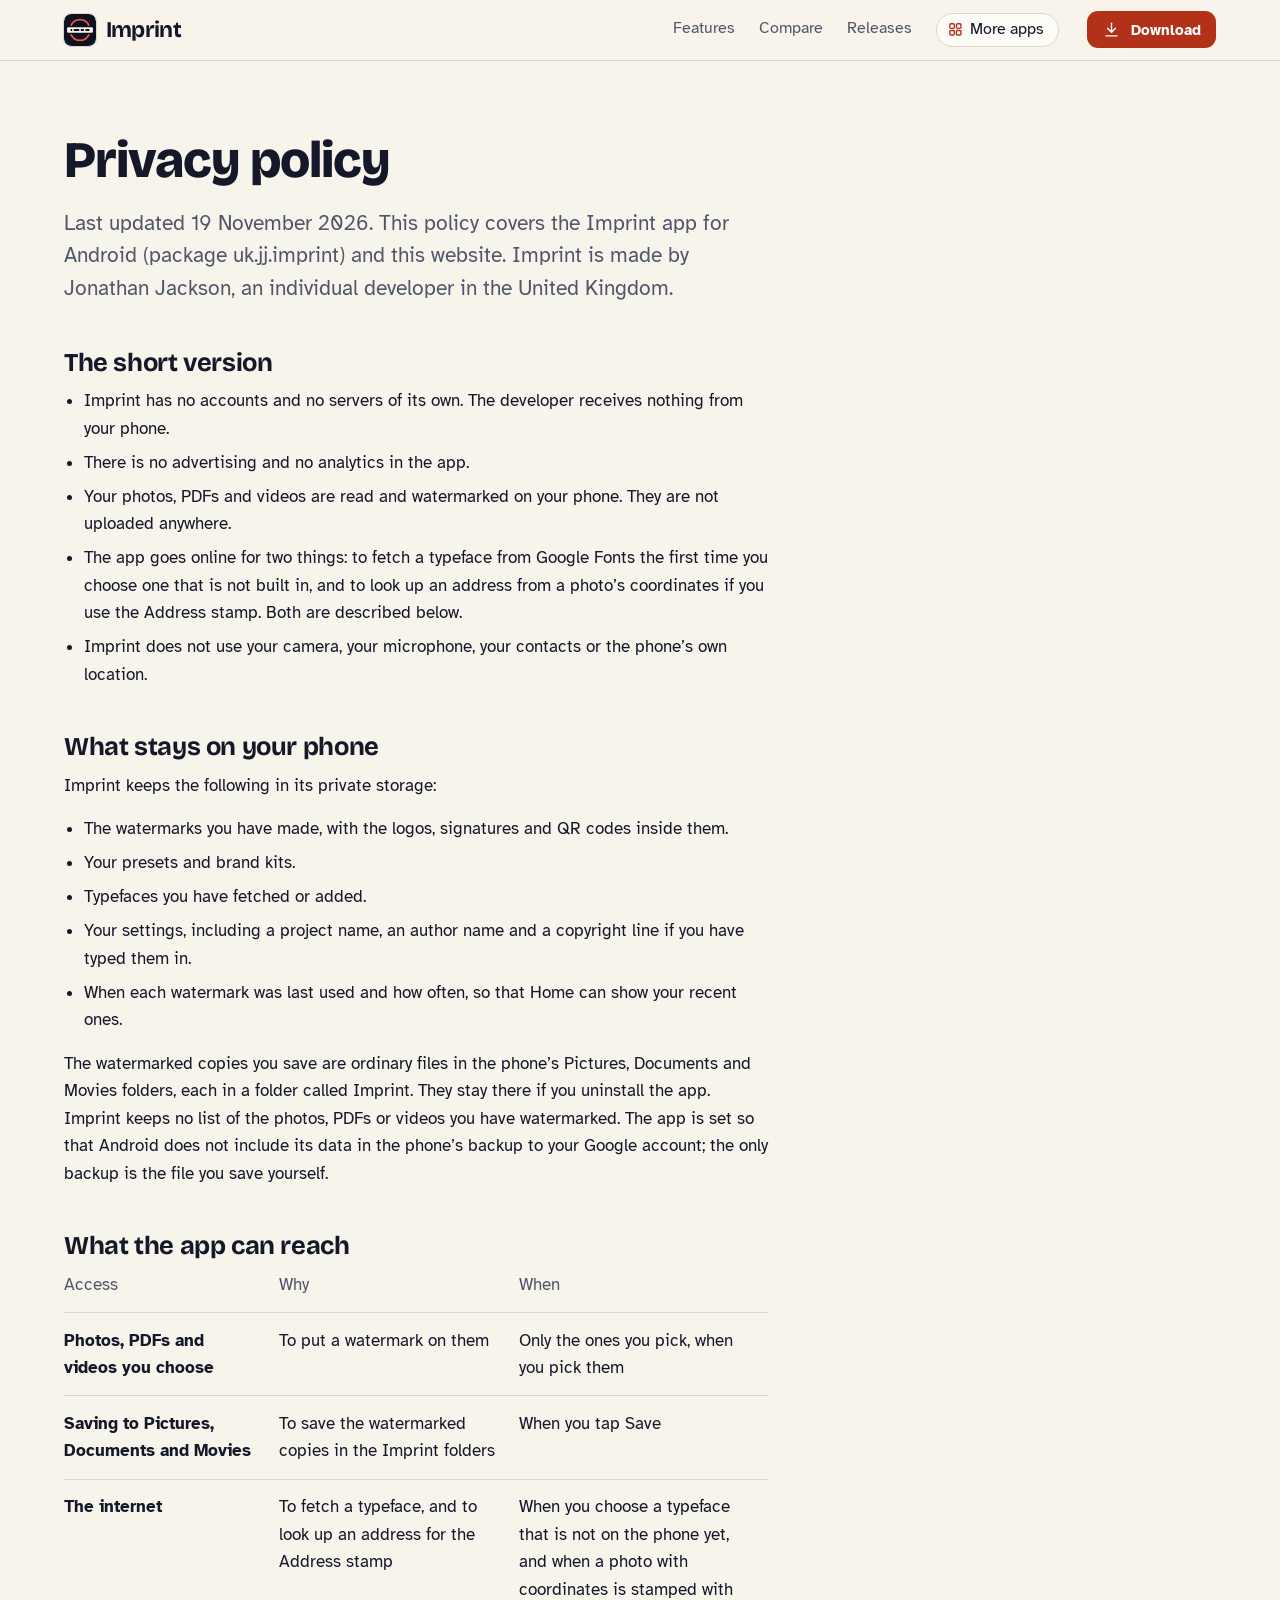
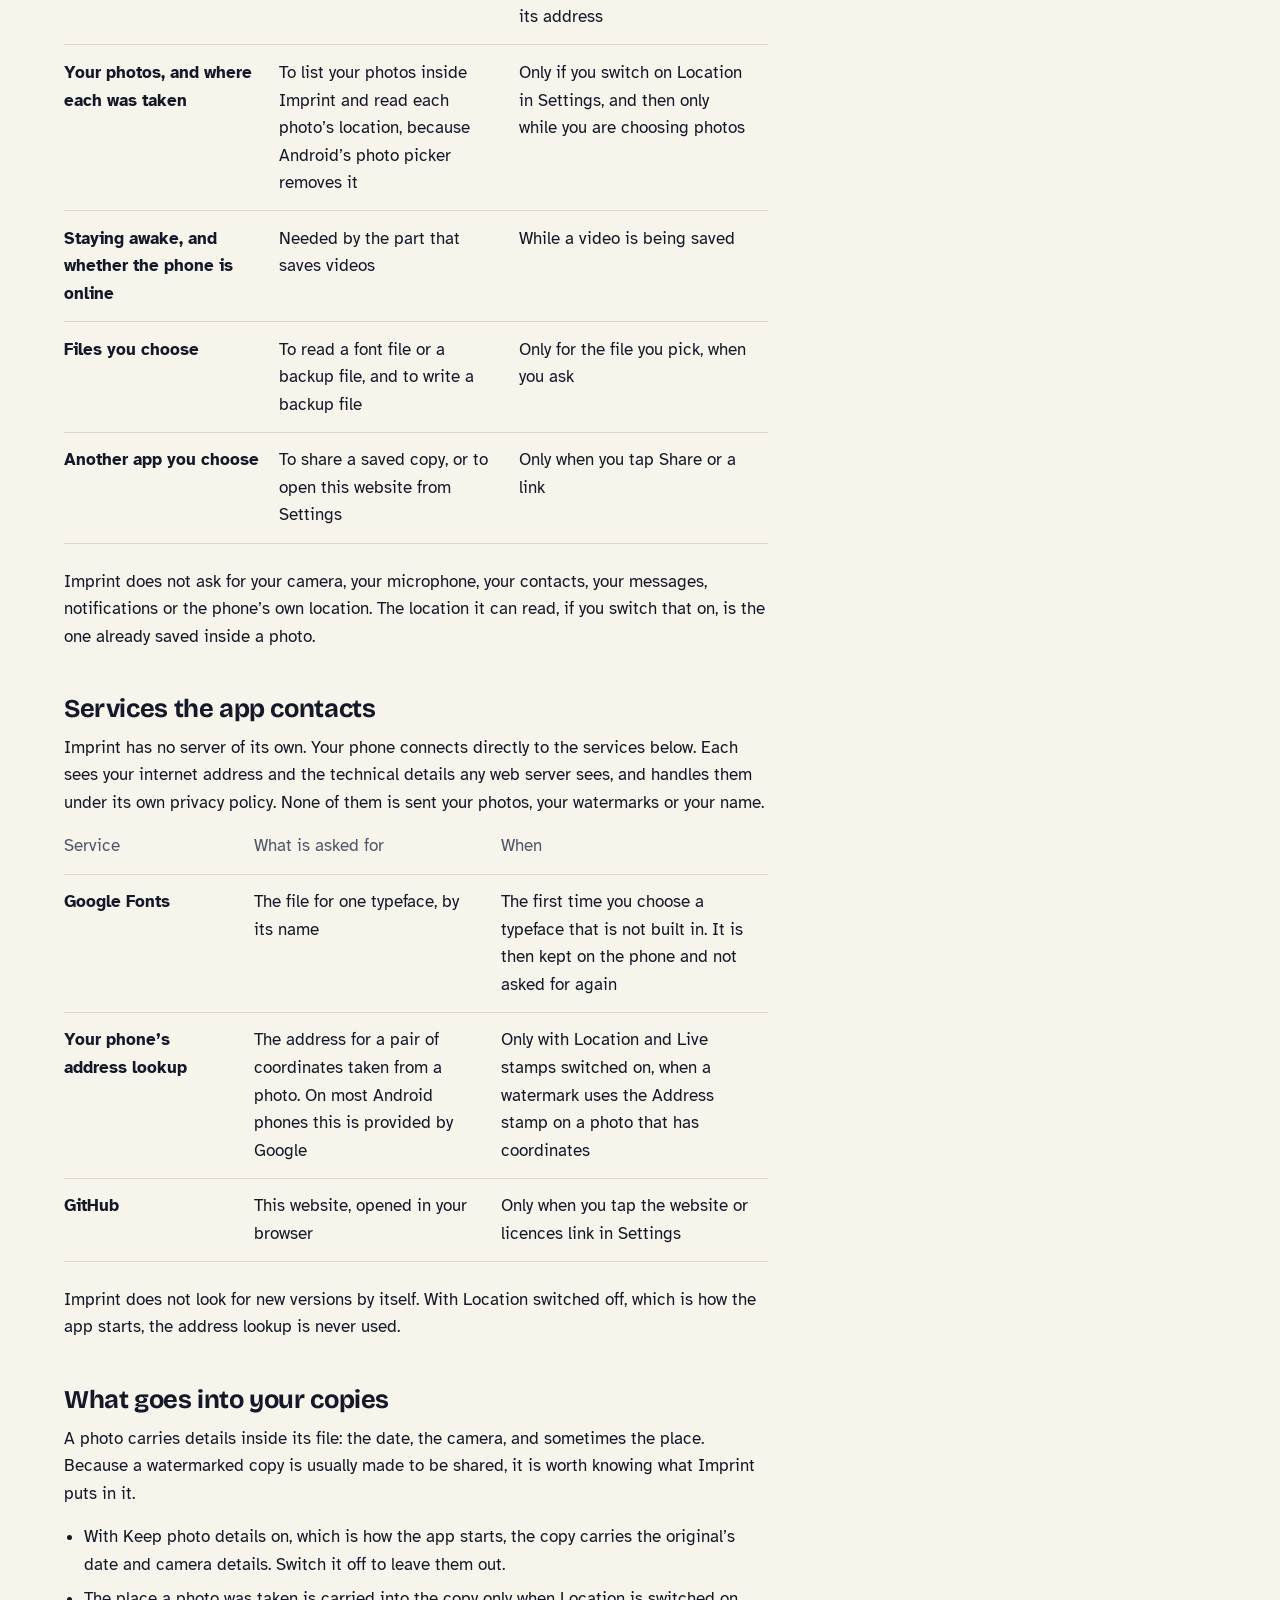
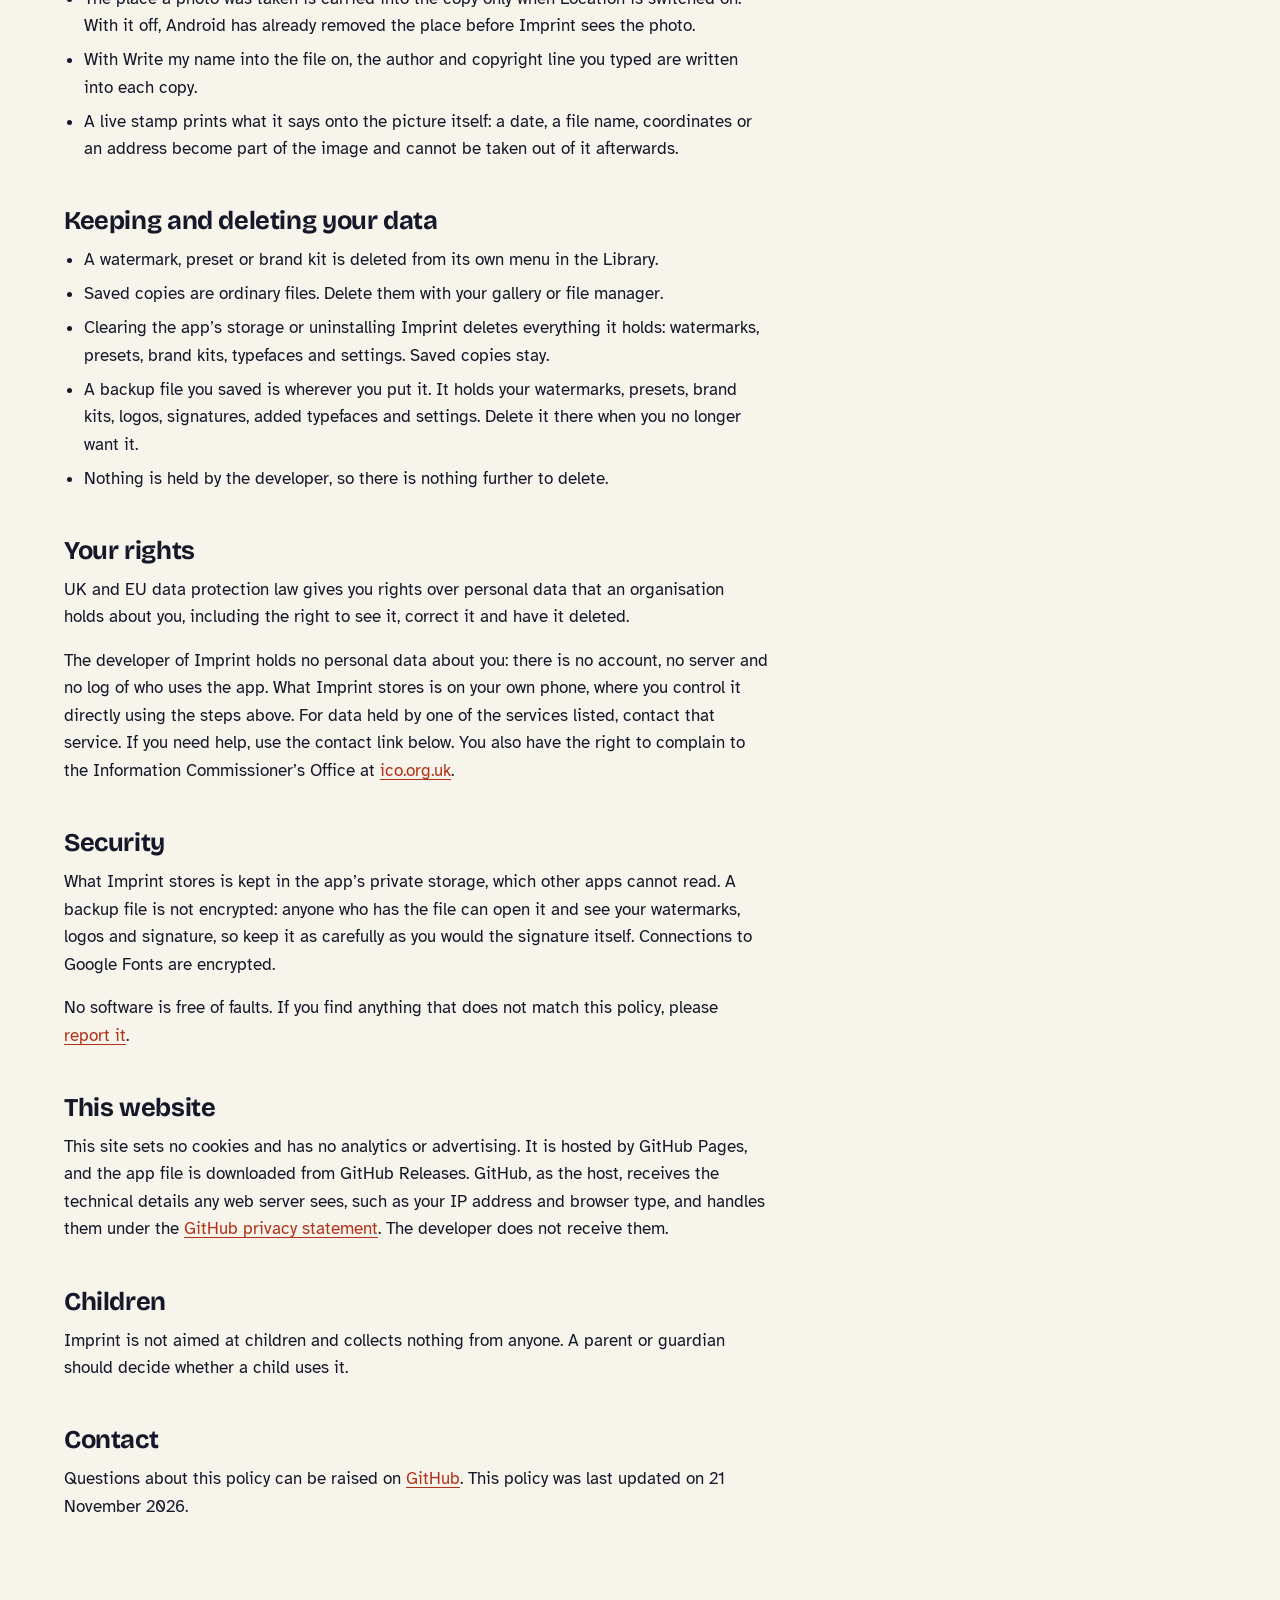
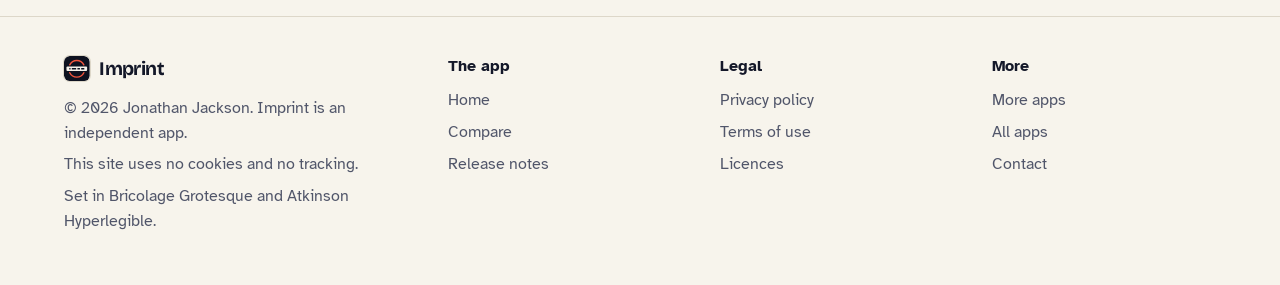
<file: privacy.html>
<!DOCTYPE html>
<html lang="en-GB">
<head>
<meta charset="utf-8">
<meta name="viewport" content="width=device-width, initial-scale=1">
<title>Imprint privacy policy</title>
<meta name="description" content="What Imprint does with your information: in short, it stays on your phone.">
<meta name="author" content="Jonathan Jackson">
<link rel="canonical" href="https://customgpter.github.io/imprint/privacy.html">
<meta name="theme-color" content="#f7f4ec" media="(prefers-color-scheme: light)">
<meta name="theme-color" content="#0e1220" media="(prefers-color-scheme: dark)">
<meta property="og:type" content="website">
<meta property="og:site_name" content="Imprint">
<meta property="og:title" content="Imprint privacy policy">
<meta property="og:description" content="What Imprint does with your information: in short, it stays on your phone.">
<meta property="og:url" content="https://customgpter.github.io/imprint/privacy.html">
<meta property="og:image" content="https://customgpter.github.io/imprint/assets/og.png">
<meta property="og:image:width" content="1200">
<meta property="og:image:height" content="630">
<meta property="og:image:alt" content="Imprint&#x27;s editor with a tiled watermark across a photo">
<meta property="og:locale" content="en_GB">
<meta name="twitter:card" content="summary_large_image">
<link rel="icon" href="./assets/favicon.svg" type="image/svg+xml">
<link rel="apple-touch-icon" href="./assets/apple-touch-icon.png">
<link rel="preload" href="./assets/fonts/bricolage-grotesque-latin.woff2" as="font" type="font/woff2" crossorigin>
<link rel="preload" href="./assets/fonts/atkinson-hyperlegible-latin-400-normal.woff2" as="font" type="font/woff2" crossorigin>
<link rel="stylesheet" href="./assets/site.css?v=1">
<link rel="stylesheet" href="./assets/house.css?v=1">
<link rel="stylesheet" href="./assets/apps-list.css?v=1">
<script src="./assets/apps-list.js?v=1" defer></script>
</head>
<body>
<a class="skip" href="#main">Skip to content</a>
<header class="masthead">
<div class="wrap">
<a class="brand" href="./" aria-label="Imprint home"><svg viewBox="0 0 108 108" aria-hidden="true"><rect width="108" height="108" rx="24" fill="#0e1220"/><g transform="translate(54 54) scale(1.32) translate(-54 -54)"><path d="M31.5 41.500A25 25 0 0 1 76.500 41.500" fill="none" stroke="#f2553d" stroke-width="4.5" stroke-linecap="round"/><path d="M76.500 66.500A25 25 0 0 1 31.500 66.500" fill="none" stroke="#f2553d" stroke-width="4.5" stroke-linecap="round"/><path fill="#f6f2ea" d="M24 47h60a3 3 0 0 1 3 3v8a3 3 0 0 1-3 3H24a3 3 0 0 1-3-3v-8a3 3 0 0 1 3-3z"/><path fill="#0e1220" d="M30 51.500h4v5h-4zM38 51.500h14v5H38zM56 51.500h8v5h-8zM68 51.500h10v5H68z"/></g></svg><span>Imprint</span></a>
<nav aria-label="Main"><ul><li><a href="./#features">Features</a></li><li><a href="./compare.html">Compare</a></li><li><a href="./releases.html">Releases</a></li><li><a class="more-apps" href="./more-apps.html"><svg class="ico" viewBox="0 0 24 24" aria-hidden="true"><rect x="4" y="4" width="6.5" height="6.5" rx="1.6"/><rect x="13.5" y="4" width="6.5" height="6.5" rx="1.6"/><rect x="4" y="13.5" width="6.5" height="6.5" rx="1.6"/><rect x="13.5" y="13.5" width="6.5" height="6.5" rx="1.6"/></svg>More apps</a></li></ul></nav>
<a class="button small" href="https://github.com/CustomGPTer/imprint/releases/latest/download/Imprint.apk"><svg class="ico" viewBox="0 0 24 24" aria-hidden="true"><path d="M12 4v11"/><path d="M7 10.5l5 5 5-5"/><path d="M5 20h14"/></svg>Download</a>
</div>
</header>
<main id="main" class="doc">
<div class="wrap">
<div class="measure">
<h1>Privacy policy</h1>
<p class="lede">Last updated 19 November 2026. This policy covers the Imprint app for Android (package uk.jj.imprint) and this website. Imprint is made by Jonathan Jackson, an individual developer in the United Kingdom.</p>
<h2 id="short">The short version</h2><ul>
<li>Imprint has no accounts and no servers of its own. The developer receives nothing from your phone.</li>
<li>There is no advertising and no analytics in the app.</li>
<li>Your photos, PDFs and videos are read and watermarked on your phone. They are not uploaded anywhere.</li>
<li>The app goes online for two things: to fetch a typeface from Google Fonts the first time you choose one that is not built in, and to look up an address from a photo&rsquo;s coordinates if you use the Address stamp. Both are described below.</li>
<li>Imprint does not use your camera, your microphone, your contacts or the phone&rsquo;s own location.</li>
</ul><h2 id="stays">What stays on your phone</h2><p>Imprint keeps the following in its private storage:</p>
<ul>
<li>The watermarks you have made, with the logos, signatures and QR codes inside them.</li>
<li>Your presets and brand kits.</li>
<li>Typefaces you have fetched or added.</li>
<li>Your settings, including a project name, an author name and a copyright line if you have typed them in.</li>
<li>When each watermark was last used and how often, so that Home can show your recent ones.</li>
</ul>
<p>The watermarked copies you save are ordinary files in the phone&rsquo;s Pictures, Documents and Movies folders, each in a folder called Imprint. They stay there if you uninstall the app. Imprint keeps no list of the photos, PDFs or videos you have watermarked. The app is set so that Android does not include its data in the phone&rsquo;s backup to your Google account; the only backup is the file you save yourself.</p><h2 id="reach">What the app can reach</h2><table>
<thead><tr><th scope="col">Access</th><th scope="col">Why</th><th scope="col">When</th></tr></thead>
<tbody>
<tr><th scope="row">Photos, PDFs and videos you choose</th><td>To put a watermark on them</td><td>Only the ones you pick, when you pick them</td></tr>
<tr><th scope="row">Saving to Pictures, Documents and Movies</th><td>To save the watermarked copies in the Imprint folders</td><td>When you tap Save</td></tr>
<tr><th scope="row">The internet</th><td>To fetch a typeface, and to look up an address for the Address stamp</td><td>When you choose a typeface that is not on the phone yet, and when a photo with coordinates is stamped with its address</td></tr>
<tr><th scope="row">Your photos, and where each was taken</th><td>To list your photos inside Imprint and read each photo&rsquo;s location, because Android&rsquo;s photo picker removes it</td><td>Only if you switch on Location in Settings, and then only while you are choosing photos</td></tr>
<tr><th scope="row">Staying awake, and whether the phone is online</th><td>Needed by the part that saves videos</td><td>While a video is being saved</td></tr>
<tr><th scope="row">Files you choose</th><td>To read a font file or a backup file, and to write a backup file</td><td>Only for the file you pick, when you ask</td></tr>
<tr><th scope="row">Another app you choose</th><td>To share a saved copy, or to open this website from Settings</td><td>Only when you tap Share or a link</td></tr>
</tbody>
</table>
<p class="after-table">Imprint does not ask for your camera, your microphone, your contacts, your messages, notifications or the phone&rsquo;s own location. The location it can read, if you switch that on, is the one already saved inside a photo.</p><h2 id="services">Services the app contacts</h2><p>Imprint has no server of its own. Your phone connects directly to the services below. Each sees your internet address and the technical details any web server sees, and handles them under its own privacy policy. None of them is sent your photos, your watermarks or your name.</p>
<table>
<thead><tr><th scope="col">Service</th><th scope="col">What is asked for</th><th scope="col">When</th></tr></thead>
<tbody>
<tr><th scope="row">Google Fonts</th><td>The file for one typeface, by its name</td><td>The first time you choose a typeface that is not built in. It is then kept on the phone and not asked for again</td></tr>
<tr><th scope="row">Your phone&rsquo;s address lookup</th><td>The address for a pair of coordinates taken from a photo. On most Android phones this is provided by Google</td><td>Only with Location and Live stamps switched on, when a watermark uses the Address stamp on a photo that has coordinates</td></tr>
<tr><th scope="row">GitHub</th><td>This website, opened in your browser</td><td>Only when you tap the website or licences link in Settings</td></tr>
</tbody>
</table>
<p class="after-table">Imprint does not look for new versions by itself. With Location switched off, which is how the app starts, the address lookup is never used.</p><h2 id="copies">What goes into your copies</h2><p>A photo carries details inside its file: the date, the camera, and sometimes the place. Because a watermarked copy is usually made to be shared, it is worth knowing what Imprint puts in it.</p>
<ul>
<li>With <span class="path">Keep photo details</span> on, which is how the app starts, the copy carries the original&rsquo;s date and camera details. Switch it off to leave them out.</li>
<li>The place a photo was taken is carried into the copy only when Location is switched on. With it off, Android has already removed the place before Imprint sees the photo.</li>
<li>With <span class="path">Write my name into the file</span> on, the author and copyright line you typed are written into each copy.</li>
<li>A live stamp prints what it says onto the picture itself: a date, a file name, coordinates or an address become part of the image and cannot be taken out of it afterwards.</li>
</ul><h2 id="deleting">Keeping and deleting your data</h2><ul>
<li>A watermark, preset or brand kit is deleted from its own menu in the Library.</li>
<li>Saved copies are ordinary files. Delete them with your gallery or file manager.</li>
<li>Clearing the app&rsquo;s storage or uninstalling Imprint deletes everything it holds: watermarks, presets, brand kits, typefaces and settings. Saved copies stay.</li>
<li>A backup file you saved is wherever you put it. It holds your watermarks, presets, brand kits, logos, signatures, added typefaces and settings. Delete it there when you no longer want it.</li>
<li>Nothing is held by the developer, so there is nothing further to delete.</li>
</ul><h2 id="rights">Your rights</h2><p>UK and EU data protection law gives you rights over personal data that an organisation holds about you, including the right to see it, correct it and have it deleted.</p>
<p>The developer of Imprint holds no personal data about you: there is no account, no server and no log of who uses the app. What Imprint stores is on your own phone, where you control it directly using the steps above. For data held by one of the services listed, contact that service. If you need help, use the contact link below. You also have the right to complain to the Information Commissioner&rsquo;s Office at <a href="https://ico.org.uk/">ico.org.uk</a>.</p><h2 id="security">Security</h2><p>What Imprint stores is kept in the app&rsquo;s private storage, which other apps cannot read. A backup file is not encrypted: anyone who has the file can open it and see your watermarks, logos and signature, so keep it as carefully as you would the signature itself. Connections to Google Fonts are encrypted.</p>
<p>No software is free of faults. If you find anything that does not match this policy, please <a href="https://github.com/CustomGPTer/imprint/issues">report it</a>.</p><h2 id="website">This website</h2><p>This site sets no cookies and has no analytics or advertising. It is hosted by GitHub Pages, and the app file is downloaded from GitHub Releases. GitHub, as the host, receives the technical details any web server sees, such as your IP address and browser type, and handles them under the <a href="https://docs.github.com/en/site-policy/privacy-policies/github-general-privacy-statement">GitHub privacy statement</a>. The developer does not receive them.</p><h2 id="children">Children</h2><p>Imprint is not aimed at children and collects nothing from anyone. A parent or guardian should decide whether a child uses it.</p>
<h2 id="contact">Contact</h2>
<p>Questions about this policy can be raised on <a href="https://github.com/CustomGPTer/imprint/issues">GitHub</a>. This policy was last updated on 21 November 2026.</p>
</div>
</div>
</main>
<footer class="colophon">
<div class="wrap">
<div>
<a class="brand" href="./" aria-label="Imprint home"><svg viewBox="0 0 108 108" aria-hidden="true"><rect width="108" height="108" rx="24" fill="#0e1220"/><g transform="translate(54 54) scale(1.32) translate(-54 -54)"><path d="M31.5 41.500A25 25 0 0 1 76.500 41.500" fill="none" stroke="#f2553d" stroke-width="4.5" stroke-linecap="round"/><path d="M76.500 66.500A25 25 0 0 1 31.500 66.500" fill="none" stroke="#f2553d" stroke-width="4.5" stroke-linecap="round"/><path fill="#f6f2ea" d="M24 47h60a3 3 0 0 1 3 3v8a3 3 0 0 1-3 3H24a3 3 0 0 1-3-3v-8a3 3 0 0 1 3-3z"/><path fill="#0e1220" d="M30 51.500h4v5h-4zM38 51.500h14v5H38zM56 51.500h8v5h-8zM68 51.500h10v5H68z"/></g></svg><span>Imprint</span></a>
<p>&copy; 2026 Jonathan Jackson. Imprint is an independent app.</p>
<p>This site uses no cookies and no tracking.</p>
<p>Set in Bricolage Grotesque and Atkinson Hyperlegible.</p>
</div>
<nav aria-label="The app"><h2>The app</h2><ul>
<li><a href="./">Home</a></li>
<li><a href="./compare.html">Compare</a></li>
<li><a href="./releases.html">Release notes</a></li>

</ul></nav>
<nav aria-label="Legal"><h2>Legal</h2><ul>
<li><a href="./privacy.html">Privacy policy</a></li>
<li><a href="./terms.html">Terms of use</a></li>
<li><a href="./licences.html">Licences</a></li>
</ul></nav>
<nav aria-label="More"><h2>More</h2><ul>
<li><a href="./more-apps.html">More apps</a></li>
<li><a href="https://customgpter.github.io/">All apps</a></li>
<li><a href="https://github.com/CustomGPTer/imprint/issues">Contact</a></li>
</ul></nav>
</div>
</footer>
</body>
</html>
</file>
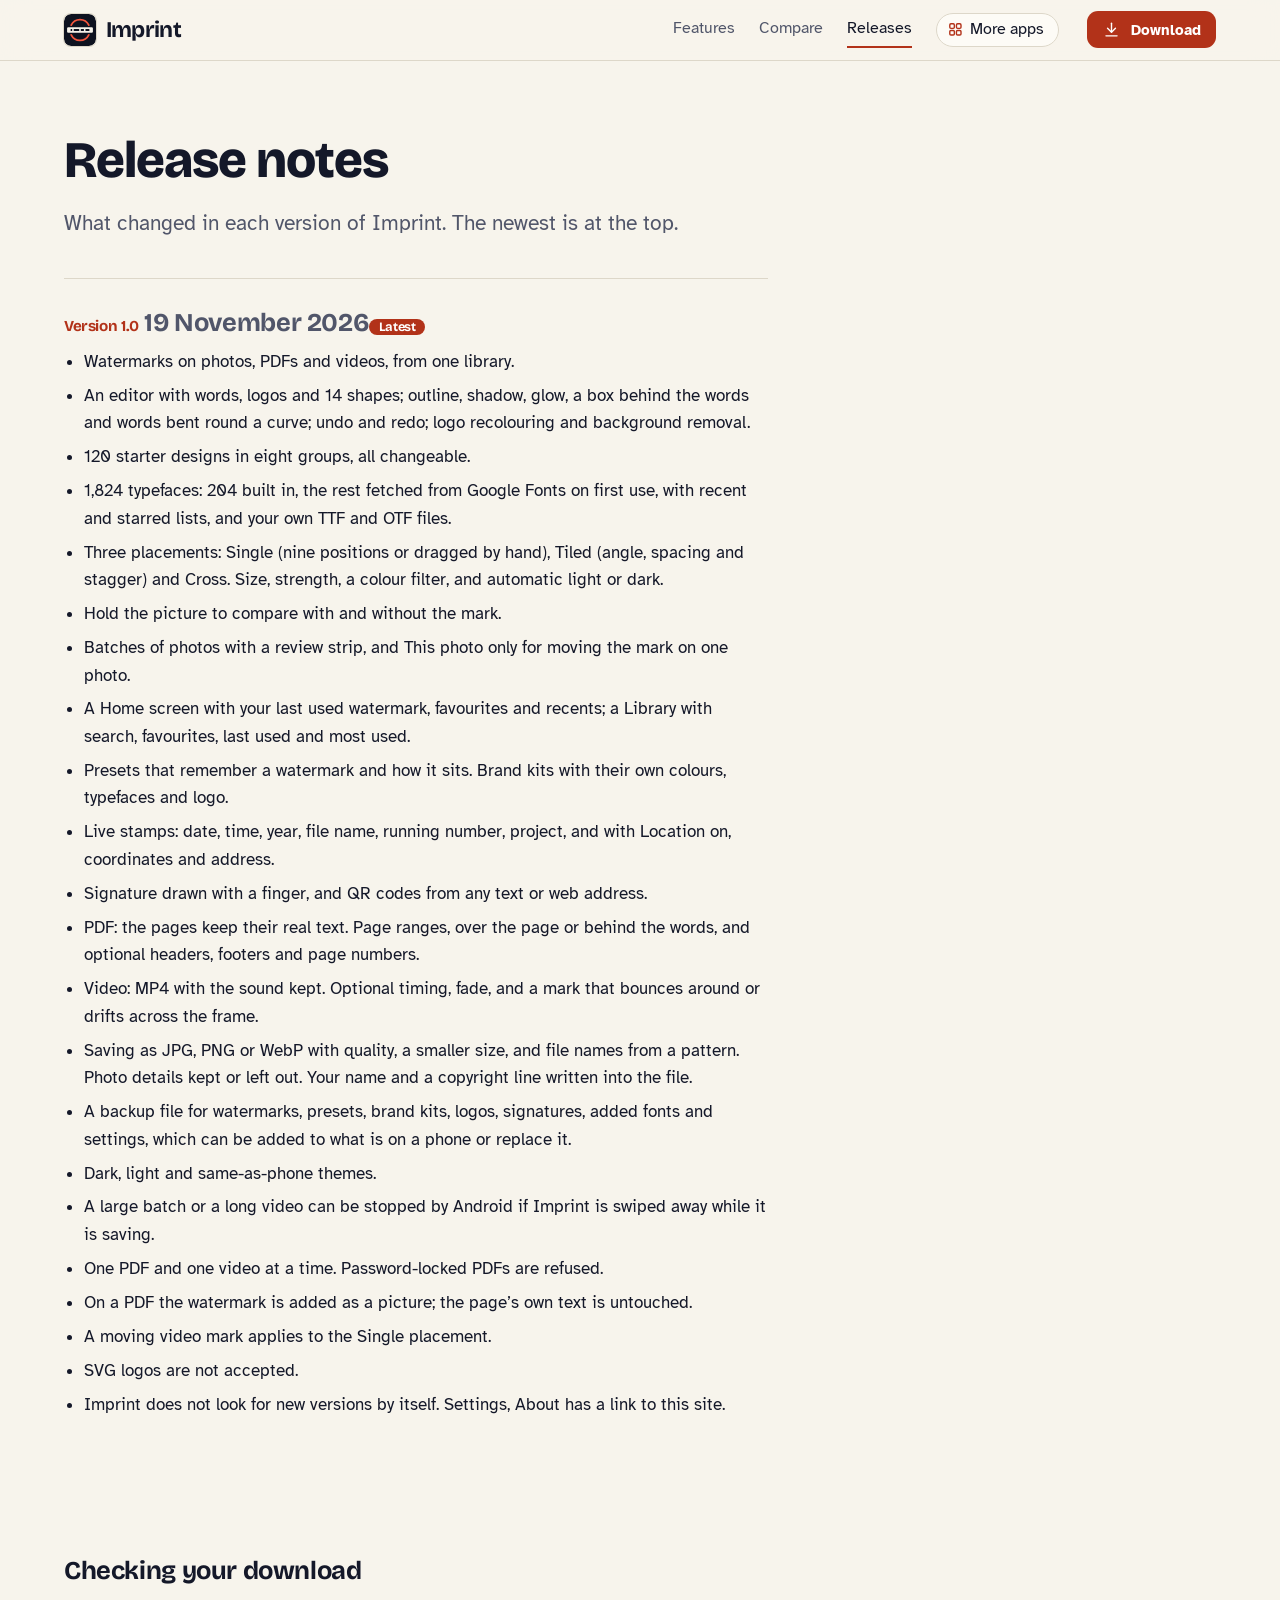
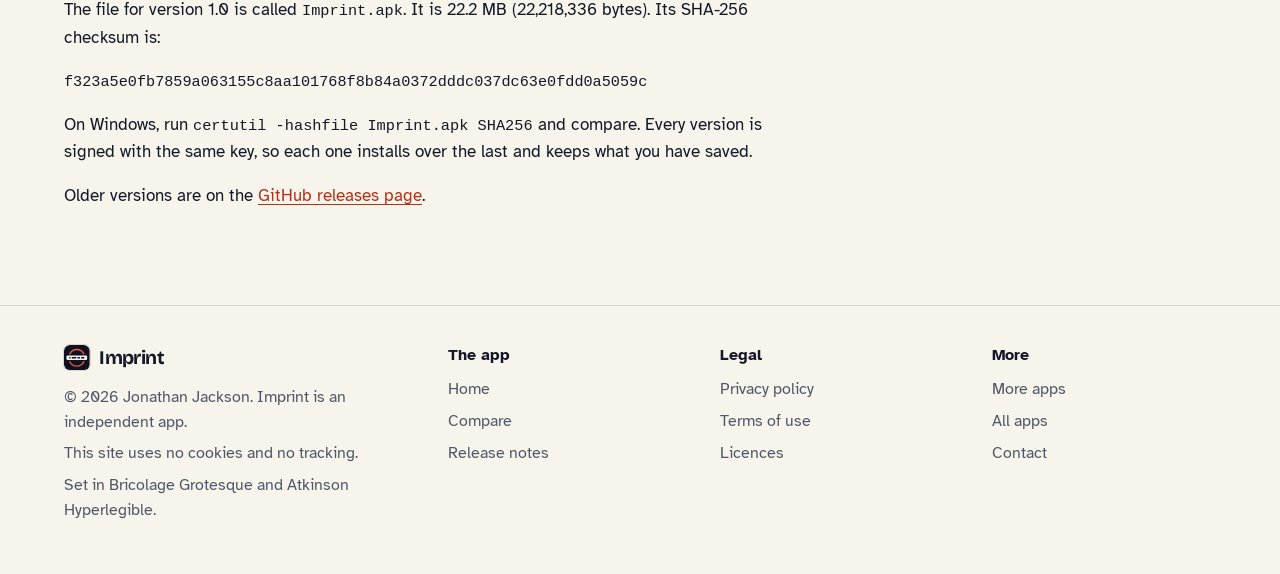
<file: releases.html>
<!DOCTYPE html>
<html lang="en-GB">
<head>
<meta charset="utf-8">
<meta name="viewport" content="width=device-width, initial-scale=1">
<title>Imprint release notes</title>
<meta name="description" content="What changed in each version of Imprint, with the file size and checksum to check your download.">
<meta name="author" content="Jonathan Jackson">
<link rel="canonical" href="https://customgpter.github.io/imprint/releases.html">
<meta name="theme-color" content="#f7f4ec" media="(prefers-color-scheme: light)">
<meta name="theme-color" content="#0e1220" media="(prefers-color-scheme: dark)">
<meta property="og:type" content="website">
<meta property="og:site_name" content="Imprint">
<meta property="og:title" content="Imprint release notes">
<meta property="og:description" content="What changed in each version of Imprint, with the file size and checksum to check your download.">
<meta property="og:url" content="https://customgpter.github.io/imprint/releases.html">
<meta property="og:image" content="https://customgpter.github.io/imprint/assets/og.png">
<meta property="og:image:width" content="1200">
<meta property="og:image:height" content="630">
<meta property="og:image:alt" content="Imprint&#x27;s editor with a tiled watermark across a photo">
<meta property="og:locale" content="en_GB">
<meta name="twitter:card" content="summary_large_image">
<link rel="icon" href="./assets/favicon.svg" type="image/svg+xml">
<link rel="apple-touch-icon" href="./assets/apple-touch-icon.png">
<link rel="preload" href="./assets/fonts/bricolage-grotesque-latin.woff2" as="font" type="font/woff2" crossorigin>
<link rel="preload" href="./assets/fonts/atkinson-hyperlegible-latin-400-normal.woff2" as="font" type="font/woff2" crossorigin>
<link rel="stylesheet" href="./assets/site.css?v=1">
<link rel="stylesheet" href="./assets/house.css?v=1">
<link rel="stylesheet" href="./assets/apps-list.css?v=1">
<script src="./assets/apps-list.js?v=1" defer></script>
</head>
<body>
<a class="skip" href="#main">Skip to content</a>
<header class="masthead">
<div class="wrap">
<a class="brand" href="./" aria-label="Imprint home"><svg viewBox="0 0 108 108" aria-hidden="true"><rect width="108" height="108" rx="24" fill="#0e1220"/><g transform="translate(54 54) scale(1.32) translate(-54 -54)"><path d="M31.5 41.500A25 25 0 0 1 76.500 41.500" fill="none" stroke="#f2553d" stroke-width="4.5" stroke-linecap="round"/><path d="M76.500 66.500A25 25 0 0 1 31.500 66.500" fill="none" stroke="#f2553d" stroke-width="4.5" stroke-linecap="round"/><path fill="#f6f2ea" d="M24 47h60a3 3 0 0 1 3 3v8a3 3 0 0 1-3 3H24a3 3 0 0 1-3-3v-8a3 3 0 0 1 3-3z"/><path fill="#0e1220" d="M30 51.500h4v5h-4zM38 51.500h14v5H38zM56 51.500h8v5h-8zM68 51.500h10v5H68z"/></g></svg><span>Imprint</span></a>
<nav aria-label="Main"><ul><li><a href="./#features">Features</a></li><li><a href="./compare.html">Compare</a></li><li><a href="./releases.html" aria-current="page">Releases</a></li><li><a class="more-apps" href="./more-apps.html"><svg class="ico" viewBox="0 0 24 24" aria-hidden="true"><rect x="4" y="4" width="6.5" height="6.5" rx="1.6"/><rect x="13.5" y="4" width="6.5" height="6.5" rx="1.6"/><rect x="4" y="13.5" width="6.5" height="6.5" rx="1.6"/><rect x="13.5" y="13.5" width="6.5" height="6.5" rx="1.6"/></svg>More apps</a></li></ul></nav>
<a class="button small" href="https://github.com/CustomGPTer/imprint/releases/latest/download/Imprint.apk"><svg class="ico" viewBox="0 0 24 24" aria-hidden="true"><path d="M12 4v11"/><path d="M7 10.5l5 5 5-5"/><path d="M5 20h14"/></svg>Download</a>
</div>
</header>
<main id="main" class="doc">
<div class="wrap">
<div class="measure">
<h1>Release notes</h1>
<p class="lede">What changed in each version of Imprint. The newest is at the top.</p>
<section class="release" id="v1.0"><h2><span class="ver">Version 1.0</span> <span class="when">19 November 2026</span><span class="tag">Latest</span></h2><ul><li>Watermarks on photos, PDFs and videos, from one library.</li><li>An editor with words, logos and 14 shapes; outline, shadow, glow, a box behind the words and words bent round a curve; undo and redo; logo recolouring and background removal.</li><li>120 starter designs in eight groups, all changeable.</li><li>1,824 typefaces: 204 built in, the rest fetched from Google Fonts on first use, with recent and starred lists, and your own TTF and OTF files.</li><li>Three placements: Single (nine positions or dragged by hand), Tiled (angle, spacing and stagger) and Cross. Size, strength, a colour filter, and automatic light or dark.</li><li>Hold the picture to compare with and without the mark.</li><li>Batches of photos with a review strip, and This photo only for moving the mark on one photo.</li><li>A Home screen with your last used watermark, favourites and recents; a Library with search, favourites, last used and most used.</li><li>Presets that remember a watermark and how it sits. Brand kits with their own colours, typefaces and logo.</li><li>Live stamps: date, time, year, file name, running number, project, and with Location on, coordinates and address.</li><li>Signature drawn with a finger, and QR codes from any text or web address.</li><li>PDF: the pages keep their real text. Page ranges, over the page or behind the words, and optional headers, footers and page numbers.</li><li>Video: MP4 with the sound kept. Optional timing, fade, and a mark that bounces around or drifts across the frame.</li><li>Saving as JPG, PNG or WebP with quality, a smaller size, and file names from a pattern. Photo details kept or left out. Your name and a copyright line written into the file.</li><li>A backup file for watermarks, presets, brand kits, logos, signatures, added fonts and settings, which can be added to what is on a phone or replace it.</li><li>Dark, light and same-as-phone themes.</li><li>A large batch or a long video can be stopped by Android if Imprint is swiped away while it is saving.</li><li>One PDF and one video at a time. Password-locked PDFs are refused.</li><li>On a PDF the watermark is added as a picture; the page&rsquo;s own text is untouched.</li><li>A moving video mark applies to the Single placement.</li><li>SVG logos are not accepted.</li><li>Imprint does not look for new versions by itself. Settings, About has a link to this site.</li></ul></section>
<h2 id="checking">Checking your download</h2>
<p>The file for version 1.0 is called <code>Imprint.apk</code>. It is 22.2 MB (22,218,336 bytes). Its SHA-256 checksum is:</p>
<p><code class="sum">f323a5e0fb7859a063155c8aa101768f8b84a0372dddc037dc63e0fdd0a5059c</code></p>
<p>On Windows, run <code>certutil -hashfile Imprint.apk SHA256</code> and compare. Every version is signed with the same key, so each one installs over the last and keeps what you have saved.</p>
<p>Older versions are on the <a href="https://github.com/CustomGPTer/imprint/releases">GitHub releases page</a>.</p>
</div>
</div>
</main>
<footer class="colophon">
<div class="wrap">
<div>
<a class="brand" href="./" aria-label="Imprint home"><svg viewBox="0 0 108 108" aria-hidden="true"><rect width="108" height="108" rx="24" fill="#0e1220"/><g transform="translate(54 54) scale(1.32) translate(-54 -54)"><path d="M31.5 41.500A25 25 0 0 1 76.500 41.500" fill="none" stroke="#f2553d" stroke-width="4.5" stroke-linecap="round"/><path d="M76.500 66.500A25 25 0 0 1 31.500 66.500" fill="none" stroke="#f2553d" stroke-width="4.5" stroke-linecap="round"/><path fill="#f6f2ea" d="M24 47h60a3 3 0 0 1 3 3v8a3 3 0 0 1-3 3H24a3 3 0 0 1-3-3v-8a3 3 0 0 1 3-3z"/><path fill="#0e1220" d="M30 51.500h4v5h-4zM38 51.500h14v5H38zM56 51.500h8v5h-8zM68 51.500h10v5H68z"/></g></svg><span>Imprint</span></a>
<p>&copy; 2026 Jonathan Jackson. Imprint is an independent app.</p>
<p>This site uses no cookies and no tracking.</p>
<p>Set in Bricolage Grotesque and Atkinson Hyperlegible.</p>
</div>
<nav aria-label="The app"><h2>The app</h2><ul>
<li><a href="./">Home</a></li>
<li><a href="./compare.html">Compare</a></li>
<li><a href="./releases.html">Release notes</a></li>

</ul></nav>
<nav aria-label="Legal"><h2>Legal</h2><ul>
<li><a href="./privacy.html">Privacy policy</a></li>
<li><a href="./terms.html">Terms of use</a></li>
<li><a href="./licences.html">Licences</a></li>
</ul></nav>
<nav aria-label="More"><h2>More</h2><ul>
<li><a href="./more-apps.html">More apps</a></li>
<li><a href="https://customgpter.github.io/">All apps</a></li>
<li><a href="https://github.com/CustomGPTer/imprint/issues">Contact</a></li>
</ul></nav>
</div>
</footer>
</body>
</html>
</file>
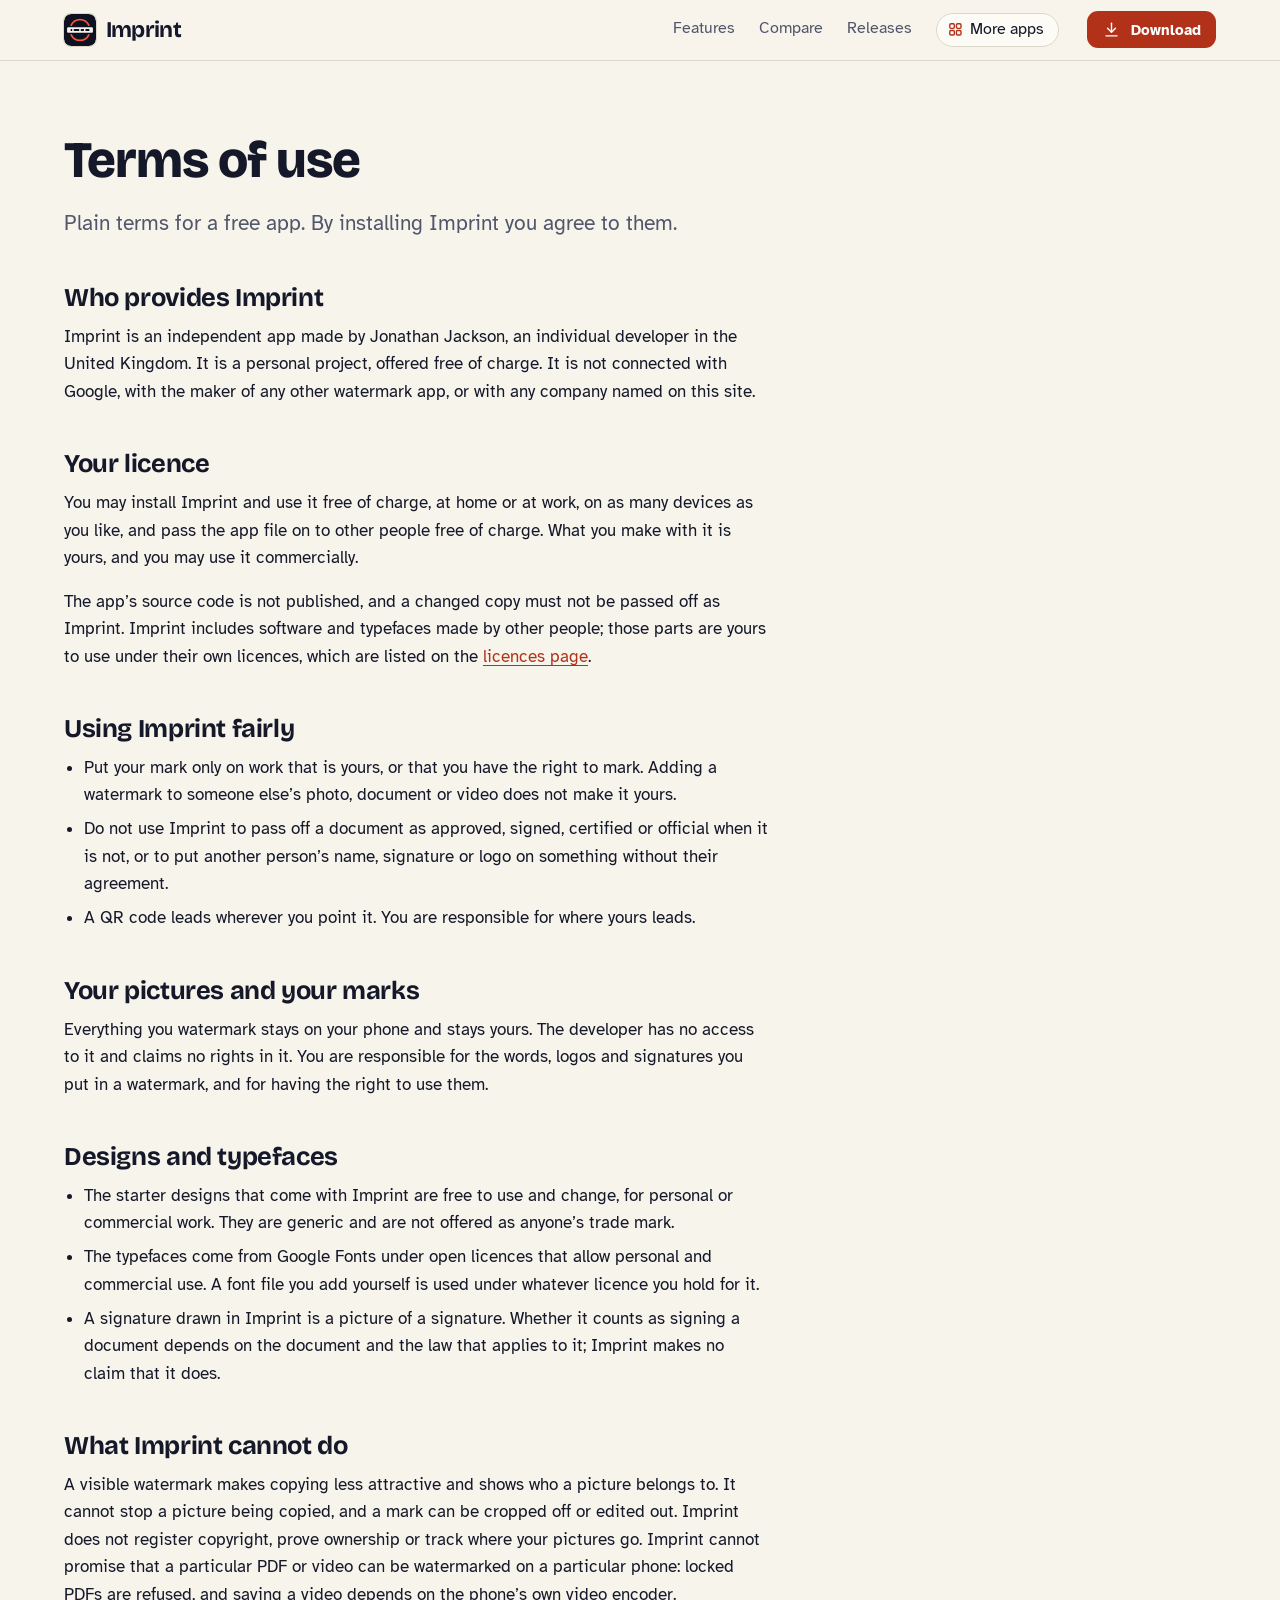
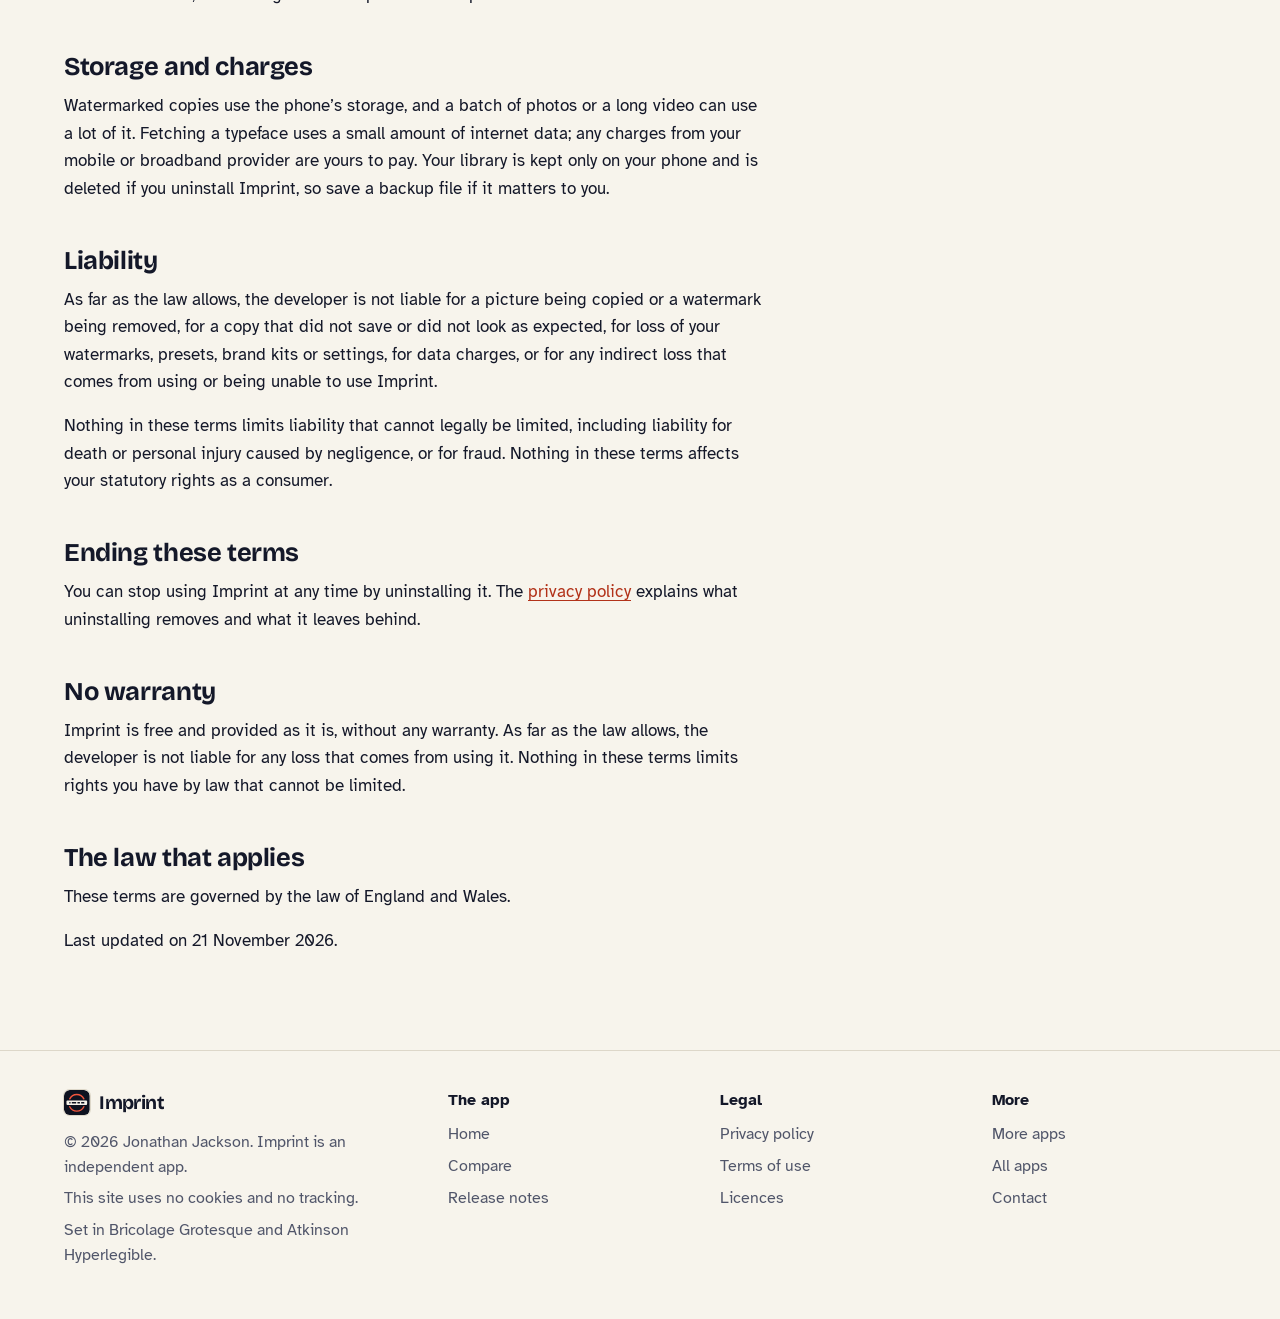
<file: terms.html>
<!DOCTYPE html>
<html lang="en-GB">
<head>
<meta charset="utf-8">
<meta name="viewport" content="width=device-width, initial-scale=1">
<title>Imprint terms of use</title>
<meta name="description" content="The terms for using Imprint.">
<meta name="author" content="Jonathan Jackson">
<link rel="canonical" href="https://customgpter.github.io/imprint/terms.html">
<meta name="theme-color" content="#f7f4ec" media="(prefers-color-scheme: light)">
<meta name="theme-color" content="#0e1220" media="(prefers-color-scheme: dark)">
<meta property="og:type" content="website">
<meta property="og:site_name" content="Imprint">
<meta property="og:title" content="Imprint terms of use">
<meta property="og:description" content="The terms for using Imprint.">
<meta property="og:url" content="https://customgpter.github.io/imprint/terms.html">
<meta property="og:image" content="https://customgpter.github.io/imprint/assets/og.png">
<meta property="og:image:width" content="1200">
<meta property="og:image:height" content="630">
<meta property="og:image:alt" content="Imprint&#x27;s editor with a tiled watermark across a photo">
<meta property="og:locale" content="en_GB">
<meta name="twitter:card" content="summary_large_image">
<link rel="icon" href="./assets/favicon.svg" type="image/svg+xml">
<link rel="apple-touch-icon" href="./assets/apple-touch-icon.png">
<link rel="preload" href="./assets/fonts/bricolage-grotesque-latin.woff2" as="font" type="font/woff2" crossorigin>
<link rel="preload" href="./assets/fonts/atkinson-hyperlegible-latin-400-normal.woff2" as="font" type="font/woff2" crossorigin>
<link rel="stylesheet" href="./assets/site.css?v=1">
<link rel="stylesheet" href="./assets/house.css?v=1">
<link rel="stylesheet" href="./assets/apps-list.css?v=1">
<script src="./assets/apps-list.js?v=1" defer></script>
</head>
<body>
<a class="skip" href="#main">Skip to content</a>
<header class="masthead">
<div class="wrap">
<a class="brand" href="./" aria-label="Imprint home"><svg viewBox="0 0 108 108" aria-hidden="true"><rect width="108" height="108" rx="24" fill="#0e1220"/><g transform="translate(54 54) scale(1.32) translate(-54 -54)"><path d="M31.5 41.500A25 25 0 0 1 76.500 41.500" fill="none" stroke="#f2553d" stroke-width="4.5" stroke-linecap="round"/><path d="M76.500 66.500A25 25 0 0 1 31.500 66.500" fill="none" stroke="#f2553d" stroke-width="4.5" stroke-linecap="round"/><path fill="#f6f2ea" d="M24 47h60a3 3 0 0 1 3 3v8a3 3 0 0 1-3 3H24a3 3 0 0 1-3-3v-8a3 3 0 0 1 3-3z"/><path fill="#0e1220" d="M30 51.500h4v5h-4zM38 51.500h14v5H38zM56 51.500h8v5h-8zM68 51.500h10v5H68z"/></g></svg><span>Imprint</span></a>
<nav aria-label="Main"><ul><li><a href="./#features">Features</a></li><li><a href="./compare.html">Compare</a></li><li><a href="./releases.html">Releases</a></li><li><a class="more-apps" href="./more-apps.html"><svg class="ico" viewBox="0 0 24 24" aria-hidden="true"><rect x="4" y="4" width="6.5" height="6.5" rx="1.6"/><rect x="13.5" y="4" width="6.5" height="6.5" rx="1.6"/><rect x="4" y="13.5" width="6.5" height="6.5" rx="1.6"/><rect x="13.5" y="13.5" width="6.5" height="6.5" rx="1.6"/></svg>More apps</a></li></ul></nav>
<a class="button small" href="https://github.com/CustomGPTer/imprint/releases/latest/download/Imprint.apk"><svg class="ico" viewBox="0 0 24 24" aria-hidden="true"><path d="M12 4v11"/><path d="M7 10.5l5 5 5-5"/><path d="M5 20h14"/></svg>Download</a>
</div>
</header>
<main id="main" class="doc">
<div class="wrap">
<div class="measure">
<h1>Terms of use</h1>
<p class="lede">Plain terms for a free app. By installing Imprint you agree to them.</p>
<h2 id="who">Who provides Imprint</h2><p>Imprint is an independent app made by Jonathan Jackson, an individual developer in the United Kingdom. It is a personal project, offered free of charge. It is not connected with Google, with the maker of any other watermark app, or with any company named on this site.</p><h2 id="licence">Your licence</h2><p>You may install Imprint and use it free of charge, at home or at work, on as many devices as you like, and pass the app file on to other people free of charge. What you make with it is yours, and you may use it commercially.</p>
<p>The app&rsquo;s source code is not published, and a changed copy must not be passed off as Imprint. Imprint includes software and typefaces made by other people; those parts are yours to use under their own licences, which are listed on the <a href="licences.html">licences page</a>.</p><h2 id="fairly">Using Imprint fairly</h2><ul>
<li>Put your mark only on work that is yours, or that you have the right to mark. Adding a watermark to someone else&rsquo;s photo, document or video does not make it yours.</li>
<li>Do not use Imprint to pass off a document as approved, signed, certified or official when it is not, or to put another person&rsquo;s name, signature or logo on something without their agreement.</li>
<li>A QR code leads wherever you point it. You are responsible for where yours leads.</li>
</ul><h2 id="yours">Your pictures and your marks</h2><p>Everything you watermark stays on your phone and stays yours. The developer has no access to it and claims no rights in it. You are responsible for the words, logos and signatures you put in a watermark, and for having the right to use them.</p><h2 id="designs">Designs and typefaces</h2><ul>
<li>The starter designs that come with Imprint are free to use and change, for personal or commercial work. They are generic and are not offered as anyone&rsquo;s trade mark.</li>
<li>The typefaces come from Google Fonts under open licences that allow personal and commercial use. A font file you add yourself is used under whatever licence you hold for it.</li>
<li>A signature drawn in Imprint is a picture of a signature. Whether it counts as signing a document depends on the document and the law that applies to it; Imprint makes no claim that it does.</li>
</ul><h2 id="cannot">What Imprint cannot do</h2><p>A visible watermark makes copying less attractive and shows who a picture belongs to. It cannot stop a picture being copied, and a mark can be cropped off or edited out. Imprint does not register copyright, prove ownership or track where your pictures go. Imprint cannot promise that a particular PDF or video can be watermarked on a particular phone: locked PDFs are refused, and saving a video depends on the phone&rsquo;s own video encoder.</p><h2 id="data">Storage and charges</h2><p>Watermarked copies use the phone&rsquo;s storage, and a batch of photos or a long video can use a lot of it. Fetching a typeface uses a small amount of internet data; any charges from your mobile or broadband provider are yours to pay. Your library is kept only on your phone and is deleted if you uninstall Imprint, so save a backup file if it matters to you.</p><h2 id="liability">Liability</h2><p>As far as the law allows, the developer is not liable for a picture being copied or a watermark being removed, for a copy that did not save or did not look as expected, for loss of your watermarks, presets, brand kits or settings, for data charges, or for any indirect loss that comes from using or being unable to use Imprint.</p>
<p>Nothing in these terms limits liability that cannot legally be limited, including liability for death or personal injury caused by negligence, or for fraud. Nothing in these terms affects your statutory rights as a consumer.</p><h2 id="ending">Ending these terms</h2><p>You can stop using Imprint at any time by uninstalling it. The <a href="privacy.html">privacy policy</a> explains what uninstalling removes and what it leaves behind.</p>
<h2 id="no-warranty">No warranty</h2>
<p>Imprint is free and provided as it is, without any warranty. As far as the law allows, the developer is not liable for any loss that comes from using it. Nothing in these terms limits rights you have by law that cannot be limited.</p>
<h2 id="governing">The law that applies</h2>
<p>These terms are governed by the law of England and Wales.</p>
<p>Last updated on 21 November 2026.</p>
</div>
</div>
</main>
<footer class="colophon">
<div class="wrap">
<div>
<a class="brand" href="./" aria-label="Imprint home"><svg viewBox="0 0 108 108" aria-hidden="true"><rect width="108" height="108" rx="24" fill="#0e1220"/><g transform="translate(54 54) scale(1.32) translate(-54 -54)"><path d="M31.5 41.500A25 25 0 0 1 76.500 41.500" fill="none" stroke="#f2553d" stroke-width="4.5" stroke-linecap="round"/><path d="M76.500 66.500A25 25 0 0 1 31.500 66.500" fill="none" stroke="#f2553d" stroke-width="4.5" stroke-linecap="round"/><path fill="#f6f2ea" d="M24 47h60a3 3 0 0 1 3 3v8a3 3 0 0 1-3 3H24a3 3 0 0 1-3-3v-8a3 3 0 0 1 3-3z"/><path fill="#0e1220" d="M30 51.500h4v5h-4zM38 51.500h14v5H38zM56 51.500h8v5h-8zM68 51.500h10v5H68z"/></g></svg><span>Imprint</span></a>
<p>&copy; 2026 Jonathan Jackson. Imprint is an independent app.</p>
<p>This site uses no cookies and no tracking.</p>
<p>Set in Bricolage Grotesque and Atkinson Hyperlegible.</p>
</div>
<nav aria-label="The app"><h2>The app</h2><ul>
<li><a href="./">Home</a></li>
<li><a href="./compare.html">Compare</a></li>
<li><a href="./releases.html">Release notes</a></li>

</ul></nav>
<nav aria-label="Legal"><h2>Legal</h2><ul>
<li><a href="./privacy.html">Privacy policy</a></li>
<li><a href="./terms.html">Terms of use</a></li>
<li><a href="./licences.html">Licences</a></li>
</ul></nav>
<nav aria-label="More"><h2>More</h2><ul>
<li><a href="./more-apps.html">More apps</a></li>
<li><a href="https://customgpter.github.io/">All apps</a></li>
<li><a href="https://github.com/CustomGPTer/imprint/issues">Contact</a></li>
</ul></nav>
</div>
</footer>
</body>
</html>
</file>
<file: assets/site.css>
@font-face{font-family:"Bricolage Grotesque";src:url("fonts/bricolage-grotesque-latin.woff2") format("woff2");font-weight:200 800;font-style:normal;font-display:swap}
@font-face{font-family:"Atkinson Hyperlegible";src:url("fonts/atkinson-hyperlegible-latin-400-normal.woff2") format("woff2");font-weight:400;font-style:normal;font-display:swap}
@font-face{font-family:"Atkinson Hyperlegible";src:url("fonts/atkinson-hyperlegible-latin-700-normal.woff2") format("woff2");font-weight:700;font-style:normal;font-display:swap}

/* Daylight page, night-time camera. The lamp colour is kept for the one thing to press and for what the camera has seen. */
:root{
  --page:#f2f5f9; --panel:#ffffff; --raised:#e8edf3; --ink:#0d1a2b; --soft:#465468; --rule:#d2dae4;
  --accent:#0a6a55; --accent-ink:#ffffff; --warn:#8a5200; --rec:#d3302f;
  --lamp:#ffb347; --lamp-ink:#231400; --lamp-text:#8a5200;
  --night:#09111e; --night-2:#111d30; --night-3:#1a2a43; --night-ink:#eaf0f8; --night-soft:#9fb0c7; --night-rule:#24364f; --iris:#55d6ab;
  --display:"Bricolage Grotesque","Atkinson Hyperlegible",system-ui,sans-serif;
  --sans:"Atkinson Hyperlegible",system-ui,-apple-system,"Segoe UI",Roboto,sans-serif;
  --mono:ui-monospace,SFMono-Regular,Menlo,Consolas,"Liberation Mono",monospace;
  color-scheme:light dark;
}
@media (prefers-color-scheme:dark){
  :root{--page:#0a111b; --panel:#111a27; --raised:#182434; --ink:#e9eef5; --soft:#a0aec0; --rule:#243247;
    --accent:#55d6ab; --accent-ink:#00281d; --warn:#ffb347; --rec:#ff6163; --lamp-text:#ffb347}
}

*,*::before,*::after{box-sizing:border-box}
html{-webkit-text-size-adjust:100%;scroll-behavior:smooth;scroll-padding-top:5.5rem}
@media (prefers-reduced-motion:reduce){html{scroll-behavior:auto}}
body{margin:0;background:var(--page);color:var(--ink);font:400 1.0625rem/1.62 var(--sans);text-rendering:optimizeLegibility;-webkit-font-smoothing:antialiased}
img,svg{max-width:100%;display:block}
a{color:var(--accent);text-decoration-thickness:.07em;text-underline-offset:.2em}
a:hover{text-decoration-thickness:.13em}
:focus-visible{outline:3px solid var(--lamp);outline-offset:3px;border-radius:6px}
code{font:.9em/1 var(--mono);overflow-wrap:anywhere}
h1,h2,h3{font-family:var(--display);font-weight:700;letter-spacing:-.015em;line-height:1.08;margin:0;text-wrap:balance}
p{margin:0 0 1rem}
.skip{position:absolute;left:-999px;top:0;background:var(--ink);color:var(--page);padding:.6rem 1rem;z-index:30;border-radius:0 0 8px 0}
.skip:focus{left:0}
.sr{position:absolute;width:1px;height:1px;overflow:hidden;clip-path:inset(50%);white-space:nowrap}
.wrap{width:min(72rem,100% - 2.5rem);margin-inline:auto}
.measure{max-width:44rem}
.ico{width:1.25em;height:1.25em;flex:none;fill:none;stroke:currentColor;stroke-width:1.75;stroke-linecap:round;stroke-linejoin:round}

/* ---------- masthead */
.masthead{position:sticky;top:0;z-index:20;background:color-mix(in srgb,var(--page) 88%,transparent);-webkit-backdrop-filter:blur(14px) saturate(1.3);backdrop-filter:blur(14px) saturate(1.3);border-bottom:1px solid var(--rule)}
.masthead .wrap{display:flex;flex-wrap:wrap;align-items:center;gap:.35rem 1.75rem;padding-block:.7rem}
.brand{display:inline-flex;align-items:center;gap:.6rem;font:700 1.4rem/1 var(--display);letter-spacing:-.03em;color:var(--ink);text-decoration:none;margin-right:auto}
.brand svg{width:2rem;height:2rem;flex:none;border-radius:.5rem;box-shadow:0 0 0 1px var(--rule)}
.masthead nav ul{display:flex;flex-wrap:wrap;align-items:center;gap:.15rem 1.5rem;list-style:none;margin:0;padding:0;font-size:1rem;line-height:1.3}
.masthead nav a{display:inline-flex;align-items:center;gap:.4rem;color:var(--soft);text-decoration:none;padding-block:.45rem;border-bottom:2px solid transparent}
.masthead nav a:hover{color:var(--ink)}
.masthead nav a[aria-current="page"]{color:var(--ink);border-bottom-color:var(--lamp)}
.masthead nav a.more-apps{color:var(--ink);border:1px solid var(--rule);border-radius:999px;padding:.34rem .85rem .34rem .65rem;background:var(--panel)}
.masthead nav a.more-apps .ico{width:1.05em;height:1.05em;color:var(--accent);stroke-width:2}
.masthead nav a.more-apps:hover,.masthead nav a.more-apps[aria-current="page"]{border-color:var(--accent)}
.button{display:inline-flex;align-items:center;gap:.6rem;background:var(--lamp);color:var(--lamp-ink);font:700 1.08rem/1.2 var(--sans);text-decoration:none;padding:.95rem 1.5rem;border-radius:14px;box-shadow:0 1px 0 rgba(255,255,255,.45) inset,0 12px 24px -14px rgba(138,82,0,.9)}
.button:hover{background:#ffc56e}
.button:active{transform:translateY(1px)}
.button.small{font-size:.95rem;padding:.55rem .95rem;border-radius:11px;box-shadow:none}
.button.quiet{background:none;box-shadow:none;border:1px solid var(--rule);color:var(--ink)}
.button.quiet:hover{border-color:var(--ink);background:none}
@media (max-width:52rem){
  .masthead nav{order:3;flex:1 0 100%}
  .masthead nav ul{gap:.1rem .85rem;font-size:.95rem}
  .masthead nav .wide{display:none}
}
@media (max-width:24rem){.masthead nav a.more-apps .ico{display:none}.masthead nav a.more-apps{padding-inline:.7rem}}

/* ---------- hero */
.hero{padding-block:clamp(2.2rem,6vw,4.75rem) clamp(2.5rem,6vw,4.5rem);overflow:hidden}
.hero-grid{display:grid;gap:clamp(2.25rem,5vw,4rem);align-items:center}
@media (min-width:62rem){.hero-grid{grid-template-columns:minmax(0,11fr) minmax(0,10fr)}}
.hero h1{font-size:clamp(2.6rem,6vw,4.25rem);font-weight:800;line-height:1;letter-spacing:-.022em;margin-bottom:1.5rem}
.lede{font-size:clamp(1.14rem,2vw,1.3rem);line-height:1.55;color:var(--soft);margin:0 0 1rem;max-width:34rem}
.get{display:flex;flex-wrap:wrap;align-items:center;gap:.9rem 1.5rem;margin:1.8rem 0 1.1rem}
.get .aside{font-weight:700;color:var(--ink)}
.facts{font-size:.98rem;line-height:1.5;color:var(--soft);margin:0 0 .5rem;max-width:36rem}
.pills{display:flex;flex-wrap:wrap;gap:.45rem;list-style:none;margin:0 0 1rem;padding:0;font-size:.95rem}
.pills li{border:1px solid var(--rule);border-radius:999px;padding:.22rem .8rem;background:var(--panel);color:var(--soft)}

/* the monitor: the camera's view, the day beneath it, and the alert it sends */
.monitor{position:relative;max-width:36rem;margin-inline:auto;width:100%;padding-bottom:3.1rem}
@media (min-width:62rem){.monitor{margin-inline:auto 0}}
.screen{position:relative;background:var(--night);border-radius:22px;padding:.6rem;box-shadow:0 0 0 1px var(--night-rule),0 30px 60px -30px rgba(9,17,30,.75)}
.cam{position:relative;border-radius:15px;overflow:hidden;aspect-ratio:16/10;background:#0b1626}
.cam svg{width:100%;height:100%}
.cam text{font:700 15px var(--sans);fill:#231400}
.hud{position:absolute;display:inline-flex;align-items:center;gap:.4rem;font:700 .76rem/1 var(--sans);color:var(--night-ink);background:rgba(6,12,22,.62);border-radius:999px;padding:.38rem .65rem;letter-spacing:.01em}
.hud i{width:.5rem;height:.5rem;border-radius:50%;background:var(--iris)}
.hud.watching{left:.7rem;top:.7rem}
.hud.rec{right:.7rem;top:.7rem}
.hud.rec i{background:#ff5a5c}
.hud.stamp{left:.7rem;bottom:.7rem;font:400 .74rem/1 var(--mono);border-radius:6px;color:#d5deea}
.hud.place{right:.7rem;bottom:.7rem;border-radius:6px;font-weight:400;color:#d5deea}
.day{padding:.85rem .55rem 2rem;color:var(--night-soft);font-size:.8rem;line-height:1.2}
.day-head{display:flex;justify-content:space-between;margin-bottom:.6rem}
.day-head b{color:var(--night-ink)}
.track{position:relative;height:1.5rem;border-radius:7px;background:repeating-linear-gradient(90deg,var(--night-3) 0 1px,transparent 1px calc(100% / 24)),var(--night-2);box-shadow:inset 0 0 0 1px var(--night-rule)}
.ev{position:absolute;top:3px;bottom:3px;width:max(5px,1.1%);border-radius:3px;background:var(--iris);left:var(--at)}
.ev.seen{background:var(--lamp)}
.now{position:absolute;top:-4px;bottom:-4px;left:var(--at);width:2px;background:var(--night-ink);border-radius:2px}
.hours{display:flex;justify-content:space-between;margin-top:.4rem;font-size:.72rem}
.alert{position:absolute;right:-.4rem;bottom:0;display:flex;align-items:center;gap:.75rem;width:min(19rem,88%);background:var(--panel);color:var(--ink);border:1px solid var(--rule);border-radius:16px;padding:.65rem .8rem;box-shadow:0 18px 36px -18px rgba(9,17,30,.55)}
.alert .thumb{flex:none;width:3.1rem;height:3.1rem;border-radius:10px;background:linear-gradient(160deg,#16263d,#0b1626);position:relative;overflow:hidden}
.alert .thumb::before{content:"";position:absolute;left:50%;bottom:0;width:38%;height:62%;translate:-50% 0;border-radius:40% 40% 0 0;background:#6f86a6}
.alert .thumb::after{content:"";position:absolute;left:50%;top:14%;width:26%;aspect-ratio:1;translate:-50% 0;border-radius:50%;background:#8ea4c2}
.alert b{display:block;font-size:.98rem;line-height:1.25}
.alert span{display:block;font-size:.86rem;color:var(--soft);line-height:1.3}
.alert .dot{flex:none;width:.6rem;height:.6rem;border-radius:50%;background:var(--lamp);margin-left:auto;box-shadow:0 0 0 4px color-mix(in srgb,var(--lamp) 25%,transparent)}
@media (max-width:26rem){.alert{right:0}}
@media (prefers-reduced-motion:no-preference){
  .cam .spill{animation:vg-in .9s ease-out .25s both}
  .cam .who{animation:vg-step .9s cubic-bezier(.2,.8,.25,1) .9s both}
  .cam .mark{animation:vg-lock .45s cubic-bezier(.3,1.4,.5,1) 1.7s both;transform-box:fill-box;transform-origin:center}
  .hud.rec{animation:vg-in .3s ease-out 2.05s both}
  .hud.rec i{animation:vg-blink 1.2s steps(2,jump-none) 2.3s 4}
  .ev.seen,.now{animation:vg-pop .4s cubic-bezier(.3,1.5,.5,1) 2.4s both}
  .alert{animation:vg-rise .6s cubic-bezier(.2,.8,.25,1) 2.9s both}
  @keyframes vg-in{from{opacity:0}to{opacity:1}}
  @keyframes vg-step{from{opacity:0;transform:translateX(18px)}to{opacity:1;transform:none}}
  @keyframes vg-lock{from{opacity:0;transform:scale(1.12)}to{opacity:1;transform:none}}
  @keyframes vg-blink{from{opacity:1}to{opacity:.25}}
  @keyframes vg-pop{from{opacity:0;transform:scaleY(.2)}to{opacity:1;transform:none}}
  @keyframes vg-rise{from{opacity:0;transform:translateY(14px)}to{opacity:1;transform:none}}
}

/* ---------- sections */
section{padding-block:clamp(3rem,7vw,5.5rem)}
section + section{border-top:1px solid var(--rule)}
h2{font-size:clamp(1.8rem,3.6vw,2.6rem);margin-bottom:.9rem}
h3{font:700 1.1rem/1.3 var(--sans);letter-spacing:0;margin:0 0 .3rem}
.intro{color:var(--soft);max-width:40rem;margin-bottom:2.2rem;font-size:1.1rem}

.promises{padding-block:0;border-block:1px solid var(--rule);background:var(--panel)}
.promises ul{list-style:none;margin:0;padding:0;display:grid;grid-template-columns:repeat(auto-fit,minmax(min(100%,14rem),1fr))}
.promises li{display:flex;gap:.8rem;align-items:flex-start;padding:1.4rem 1.5rem 1.4rem 0}
.promises .ico{width:1.6rem;height:1.6rem;color:var(--accent);margin-top:.1rem}
.promises b{display:block;line-height:1.3}
.promises span{color:var(--soft);font-size:.96rem;line-height:1.45;display:block}
.hero + .promises{border-top:1px solid var(--rule)}

.steps{list-style:none;counter-reset:s;margin:0;padding:0;display:grid;gap:1.25rem}
@media (min-width:52rem){.steps{grid-template-columns:repeat(3,minmax(0,1fr))}}
.steps li{counter-increment:s;background:var(--panel);border:1px solid var(--rule);border-radius:18px;padding:1.4rem 1.4rem 1.5rem}
.steps li::before{content:counter(s);display:grid;place-items:center;width:2rem;height:2rem;border-radius:50%;background:var(--ink);color:var(--page);font:700 1rem/1 var(--display);margin-bottom:1rem}
.steps p{margin:0;color:var(--soft)}

.notices{display:grid;gap:1.25rem}
@media (min-width:52rem){.notices{grid-template-columns:repeat(2,minmax(0,1fr))}}
.sense{background:var(--night);color:var(--night-ink);border-radius:20px;padding:1.5rem 1.5rem 1.6rem;box-shadow:0 0 0 1px var(--night-rule)}
.sense h3{font:700 1.35rem/1.2 var(--display);letter-spacing:-.02em;margin-bottom:.35rem}
.sense p{color:var(--night-soft);margin-bottom:1.1rem}
.chips{display:flex;flex-wrap:wrap;gap:.5rem;list-style:none;margin:0;padding:0}
.chips li{display:inline-flex;align-items:center;gap:.45rem;border:1px solid var(--night-rule);background:var(--night-2);border-radius:10px;padding:.42rem .75rem .42rem .6rem;font-size:.98rem;line-height:1.2}
.chips .ico{color:var(--lamp)}

.groups{display:grid;gap:0}
.group{display:grid;gap:.4rem 3rem;padding-block:1.6rem;border-top:1px solid var(--rule)}
.group:last-child{border-bottom:1px solid var(--rule)}
@media (min-width:56rem){.group{grid-template-columns:13rem minmax(0,1fr)}}
.group > h3{font:700 1.3rem/1.2 var(--display);letter-spacing:-.02em;color:var(--ink)}
.group dl{margin:0;display:grid;gap:1.1rem 2.5rem}
@media (min-width:40rem){.group dl{grid-template-columns:repeat(2,minmax(0,1fr))}}
.group dt{font-weight:700;line-height:1.35}
.group dd{margin:.2rem 0 0;color:var(--soft)}

.setups{display:grid;gap:1.25rem}
@media (min-width:52rem){.setups{grid-template-columns:repeat(2,minmax(0,1fr))}}
.setup{background:var(--panel);border:1px solid var(--rule);border-radius:20px;padding:1.5rem}
.setup h3{font:700 1.35rem/1.2 var(--display);letter-spacing:-.02em;margin-bottom:.9rem}
.setup .kit{display:flex;align-items:center;gap:.6rem;color:var(--soft);font-size:.95rem;margin-bottom:1rem}
.setup .kit .ico{width:1.9rem;height:1.9rem;color:var(--ink);stroke-width:1.5}
.setup .kit .to{width:1.2rem;height:1.2rem;color:var(--soft)}
.ticks{list-style:none;margin:0;padding:0;display:grid;gap:.5rem}
.ticks li{position:relative;padding-left:1.7rem;color:var(--soft)}
.ticks li::before{content:"";position:absolute;left:.15rem;top:.42em;width:.75rem;height:.42rem;border-left:2.5px solid var(--accent);border-bottom:2.5px solid var(--accent);rotate:-45deg}

.modes{list-style:none;margin:0;padding:0;display:grid;gap:1.25rem}
@media (min-width:52rem){.modes{grid-template-columns:repeat(3,minmax(0,1fr))}}
.modes li{border-top:3px solid var(--ink);padding-top:1rem}
.modes p{color:var(--soft);margin:0}

.scroll{overflow-x:auto}
table{width:100%;border-collapse:collapse}
th,td{text-align:left;vertical-align:top;padding:.85rem 1.2rem .85rem 0;border-top:1px solid var(--rule)}
thead th{border-top:0;color:var(--soft);font-weight:400;padding-top:0}
tbody th{font-weight:700;min-width:11rem}
tr:last-child>*{border-bottom:1px solid var(--rule)}
.after-table{margin-top:1.5rem}
/* On a phone a table becomes a stack: the row's name, then its cells side by side. */
@media (max-width:40rem){
  table:not(.cmp),table:not(.cmp) thead,table:not(.cmp) tbody{display:block}
  table:not(.cmp) tr{display:flex;flex-wrap:wrap;gap:.3rem 1.1rem;padding:.9rem 0;border-top:1px solid var(--rule)}
  table:not(.cmp) thead tr{border-top:0;padding-top:0}
  table:not(.cmp) tbody tr:last-child{border-bottom:1px solid var(--rule)}
  table:not(.cmp) th,table:not(.cmp) td{display:block;border:0;padding:0;flex:1 1 0;min-width:0;overflow-wrap:break-word}
  table:not(.cmp) tr>:first-child{flex:0 0 100%;min-width:0}
}

.plain{list-style:none;margin:0;padding:0;display:grid;gap:1.6rem 3rem}
@media (min-width:52rem){.plain{grid-template-columns:repeat(3,minmax(0,1fr))}}
.plain p{color:var(--soft);margin:0}

.faq{display:grid;gap:0 3rem;align-items:start}
@media (min-width:56rem){.faq{grid-template-columns:repeat(2,minmax(0,1fr))}}
.faq details{border-top:1px solid var(--rule);padding:.15rem 0}
.faq summary{cursor:pointer;list-style:none;display:flex;align-items:flex-start;justify-content:space-between;gap:1rem;font-weight:700;padding:.85rem 0;line-height:1.35}
.faq summary::-webkit-details-marker{display:none}
.faq summary::after{content:"";flex:none;width:.6rem;height:.6rem;margin:.3rem .25rem 0 0;border-right:2px solid var(--soft);border-bottom:2px solid var(--soft);rotate:45deg;transition:rotate .15s}
.faq details[open] summary::after{rotate:-135deg;margin-top:.55rem}
.faq details p{color:var(--soft);margin:0 0 1.1rem;max-width:36rem}
@media (prefers-reduced-motion:reduce){.faq summary::after{transition:none}}

.closing{background:var(--night);color:var(--night-ink);border-top:0}
.closing .wrap{display:grid;gap:1.5rem 3rem;align-items:center}
@media (min-width:52rem){.closing .wrap{grid-template-columns:minmax(0,1fr) auto}}
.closing h2{margin-bottom:.5rem}
.closing p{color:var(--night-soft);margin:0;max-width:36rem}
.closing a:not(.button){color:var(--iris)}
section + .closing{border-top:0}

/* ---------- document pages */
.doc{padding-block:clamp(2.5rem,6vw,4.5rem) clamp(3rem,7vw,5rem)}
.doc h1{font-size:clamp(2.2rem,5vw,3.2rem);font-weight:800;letter-spacing:-.02em;margin-bottom:1.2rem}
.doc .lede{max-width:none}
.doc h2{font-size:1.6rem;margin-top:2.8rem;margin-bottom:.7rem;scroll-margin-top:5.5rem}
.doc h3{margin-top:1.6rem}
.doc ul{padding-left:1.25rem;margin:0 0 1rem}
.doc li{margin:.4rem 0}
.doc a{overflow-wrap:anywhere}
.contents{border-block:1px solid var(--rule);padding-block:1rem;margin-block:2rem}
.contents ul{list-style:none;margin:.4rem 0 0;padding:0;columns:2 14rem;column-gap:2rem}
.contents li{margin:.2rem 0;break-inside:avoid}
.note{border-left:3px solid var(--lamp);padding:.2rem 0 .2rem 1.1rem;color:var(--soft)}
.key{font-size:.95rem;line-height:1.55;color:var(--soft);margin:0 0 .6rem}
.sum{font-size:.95rem;overflow-wrap:anywhere}

/* ---------- compare */
.cmp{min-width:44rem;margin:1.4rem 0 1rem}
.cmp th,.cmp td{padding:.85rem .9rem}
.cmp thead th{color:var(--ink);font-weight:700;vertical-align:bottom;padding-top:.85rem}
.cmp small{display:block;font-weight:400;font-size:.84rem;line-height:1.35;color:var(--soft)}
.cmp tbody th{min-width:13rem;padding-left:0}
.cmp thead th:first-child{padding-left:0}
.cmp .ours{background:var(--panel);box-shadow:inset 1px 0 var(--rule),inset -1px 0 var(--rule)}
.yes{color:var(--accent);font-weight:700}
.pay{color:var(--lamp-text);font-weight:700}
.na{color:var(--soft)}
.cmp .app{display:none}
@media (max-width:54rem){
  .cmp{min-width:0}
  .cmp thead{position:absolute;width:1px;height:1px;overflow:hidden;clip-path:inset(50%)}
  .cmp tbody,.cmp tr,.cmp th,.cmp td{display:block}
  .cmp tr{padding:1rem 0;border-top:1px solid var(--rule)}
  .cmp th,.cmp td{border:0;padding:0}
  .cmp tbody th{min-width:0;margin-bottom:.55rem}
  .cmp td{display:grid;grid-template-columns:7.5rem 1fr;gap:.75rem;padding:.22rem 0}
  .cmp .app{display:block;font-weight:400;color:var(--soft)}
  .cmp .ours{background:none;box-shadow:none}
  .cmp .ours .app{color:var(--ink);font-weight:700}
}

/* ---------- release notes */
.release{border-top:1px solid var(--rule);margin-top:2.4rem;padding-top:1.9rem;scroll-margin-top:5.5rem}
.doc .release h2{margin-top:0}
.contents + .release{border-top:0;margin-top:0;padding-top:.4rem}
.ver{font-weight:700;font-size:.95rem;color:var(--lamp-text);margin:0 0 .5rem}
.when{color:var(--soft);margin:-.2rem 0 .2rem}
.tag{display:inline-block;background:var(--accent);color:var(--accent-ink);border-radius:999px;font-weight:700;font-size:.8rem;padding:.08rem .6rem;margin-right:.6rem}
.doc .release h3{font-size:1rem;color:var(--ink);margin:1.3rem 0 .2rem}
.release ul{margin-bottom:0}

/* ---------- more apps */
.mapps{list-style:none;margin:2.2rem 0 0;padding:0;display:grid;gap:1.4rem}
@media (min-width:50rem){.mapps{grid-template-columns:repeat(2,minmax(0,1fr))}}
.doc .mapps{padding-left:0}
.doc .mapp{margin:0}
.mapp{display:flex;flex-direction:column;background:var(--panel);border:1px solid var(--rule);border-radius:20px;overflow:hidden}
.mapp-cover{position:relative;height:6.5rem;background:linear-gradient(135deg,var(--b),var(--b2));overflow:hidden}
.mapp-cover svg{position:absolute;right:-1.2rem;top:-1.6rem;width:11rem;height:11rem;max-width:none;opacity:.22}
.mapp-body{display:flex;flex-direction:column;flex:1;padding:0 1.4rem 1.4rem}
.mapp-icon{width:4.25rem;height:4.25rem;border-radius:1rem;margin-top:-2.1rem;position:relative;box-shadow:0 0 0 4px var(--panel)}
.mapp h2{font-size:1.6rem;margin:.85rem 0 .1rem}
.mapp-kind{color:var(--soft);margin:0 0 .7rem}
.mapp-say{margin:0 0 1.1rem}
.mapp-go{display:flex;flex-wrap:wrap;align-items:center;gap:.7rem 1.3rem;margin:auto 0 0}
.mapp-go .button{padding:.75rem 1.15rem;font-size:1rem;border-radius:12px}
.mapp-site{font-weight:700}
.mapp-needs{font-size:.9rem;color:var(--soft);margin:.9rem 0 0}

/* ---------- colophon */
.colophon{border-top:1px solid var(--rule);color:var(--soft);font-size:.98rem;line-height:1.6}
.colophon .wrap{display:grid;gap:2rem 3rem;padding-block:2.4rem 2.8rem}
@media (min-width:52rem){.colophon .wrap{grid-template-columns:minmax(0,1.5fr) repeat(3,minmax(0,1fr))}}
.colophon p{margin:0 0 .4rem;max-width:26rem}
.colophon .brand{font-size:1.2rem;margin-bottom:.9rem}
.colophon .brand svg{width:1.6rem;height:1.6rem}
.colophon h2{font:700 .98rem/1.3 var(--sans);letter-spacing:0;color:var(--ink);margin:0 0 .5rem}
.colophon ul{list-style:none;margin:0;padding:0}
.colophon li a{display:inline-block;padding-block:.22rem;color:var(--soft);text-decoration:none}
.colophon li a:hover{color:var(--ink);text-decoration:underline}
</file>
<file: assets/house.css>
:root{--page:#f7f4ec;--panel:#fdfbf6;--raised:#efe9dc;--ink:#141829;--soft:#51566a;--rule:#ddd7c9;--accent:#b23219;--accent-ink:#ffffff;--lamp:#b23219;--lamp-ink:#ffffff;--lamp-text:#b23219}
@media (prefers-color-scheme:dark){:root{--page:#0e1220;--panel:#161b2c;--raised:#1d2338;--ink:#eef0f6;--soft:#a9b0c5;--rule:#283048;--accent:#ff9a86;--accent-ink:#1d0b06;--lamp:#ff9a86;--lamp-ink:#1d0b06;--lamp-text:#ff9a86}}
/* House additions: phone frames, the screens gallery, the lawful-use box and test-build labels. */
.brand svg{border-radius:22%}
.hero-phone{display:flex;justify-content:center}
.phone{position:relative;width:min(100%,19rem);aspect-ratio:393/852;padding:.55rem;border-radius:2.6rem;background:#0b0d12;box-shadow:0 0 0 1px rgba(255,255,255,.06) inset,0 1px 0 rgba(255,255,255,.12) inset,0 30px 60px -28px rgba(10,20,40,.55),0 12px 24px -12px rgba(10,20,40,.35)}
.phone img{display:block;width:100%;height:100%;object-fit:cover;object-position:top;border-radius:2.1rem;background:#111}
.gallery{display:flex;gap:clamp(1rem,3vw,1.75rem);overflow-x:auto;scroll-snap-type:x mandatory;padding:.5rem .25rem 1.25rem;margin:1.75rem -.25rem 0;scrollbar-width:thin;overscroll-behavior-x:contain}
.gallery:focus-visible{outline-offset:6px}
.shot{flex:0 0 auto;width:min(72vw,15.5rem);margin:0;scroll-snap-align:start}
.shot .phone{width:100%;border-radius:2.2rem;padding:.45rem}
.shot .phone img{border-radius:1.8rem}
.shot .shot figcaption{margin:.85rem .2rem 0;font-size:.98rem;line-height:1.4;color:var(--soft)}
.gate-scope{margin:0 0 .25rem}
.law-box{margin:0 0 1rem;padding:.9rem 1rem;max-width:34rem;border:1px solid #e0b450;background:#fff8e6;color:#3d2a00;border-radius:14px}
.law-box label{display:flex;gap:.65rem;align-items:flex-start;font-weight:700;cursor:pointer;font-size:1.02rem}
.law-box input{width:1.25rem;height:1.25rem;margin:.12rem 0 0;flex:none;accent-color:#8a5200}
.law-box p{margin:.5rem 0 0;font-size:.95rem}
.law-box a{color:#6b4000;font-weight:700}
.gate-scope a[aria-disabled="true"]{opacity:.45;cursor:not-allowed;pointer-events:none;filter:grayscale(.4);box-shadow:none}
.law-band{background:var(--raised)}
.beta-tag{display:inline-block;margin-left:-.9rem;font-size:.72rem;font-weight:700;letter-spacing:.05em;text-transform:uppercase;padding:.3rem .5rem;border-radius:6px;background:#ffe7b3;color:#5c3b00;border:1px solid #e0b450}
.beta-note{max-width:34rem;padding:.8rem 1rem;border-radius:12px;background:#ffe7b3;color:#3d2a00;border:1px solid #e0b450}
.mapp-soon{display:inline-block;padding:.85rem 1.3rem;border:1px dashed var(--rule);border-radius:14px;color:var(--soft);font-weight:700}
code.sum{word-break:break-all}
@media (prefers-color-scheme:dark){
  .law-box,.beta-note{background:#2a2108;color:#ffe9b8;border-color:#7a5c14}
  .law-box a{color:#ffd27a}
  .law-box input{accent-color:#ffb347}
  .beta-tag{background:#4a3500;color:#ffe2a3;border-color:#8a6a1c}
  .phone{box-shadow:0 0 0 1px rgba(255,255,255,.1) inset,0 30px 60px -28px rgba(0,0,0,.8)}
}
@media (max-width:40rem){.hero-phone .phone{width:min(78%,17rem)}}
</file>
<file: assets/apps-list.css>
/* The full app list on More apps pages and the hub. Works alongside each site's own card styles. */
.mapps-jump{margin:1.8rem 0 0}
.mapps-jump ul{list-style:none;margin:0;padding:0;display:flex;flex-wrap:wrap;gap:.5rem}
.mapps-jump a{display:inline-block;padding:.45rem .85rem;border:1px solid var(--rule,#d2dae4);border-radius:999px;font-size:.95rem;font-weight:700;text-decoration:none;color:inherit;background:var(--panel,#fff)}
.mapps-jump a:hover,.mapps-jump a:focus-visible{border-color:currentColor}
.mapps-group{margin:2.6rem 0 0;scroll-margin-top:5rem}
.mapps-cat{font-size:1.45rem;margin:0;padding:0 0 .6rem;border-bottom:1px solid var(--rule,#d2dae4)}
.mapps-group .mapps{margin-top:1.4rem}
.mapp h3{font-size:1.5rem;line-height:1.2;margin:.85rem 0 .1rem;display:flex;flex-wrap:wrap;align-items:center;gap:.5rem}
.mapp-badge{display:inline-block;font-size:.75rem;font-weight:700;letter-spacing:.04em;text-transform:uppercase;line-height:1;padding:.35rem .55rem;border-radius:6px;vertical-align:middle}
.mapp-badge.beta{background:#ffe7b3;color:#5c3b00;border:1px solid #e0b450}
.mapp-badge.here{background:transparent;color:var(--soft,#465468);border:1px solid var(--rule,#d2dae4)}
.mapp-soon{display:inline-block;padding:.7rem 1.1rem;border:1px dashed var(--rule,#b9c4d1);border-radius:12px;color:var(--soft,#465468);font-weight:700}
.mapp-go .button.ghost{background:transparent;color:inherit;border:2px solid currentColor;box-shadow:none}
.mapp-also{font-size:.9rem;color:var(--soft,#465468);margin:.6rem 0 0}
.mapp-law{margin:0 0 1rem;padding:.8rem .9rem;border:1px solid #e0b450;background:#fff8e6;color:#3d2a00;border-radius:12px;font-size:.95rem}
.mapp-law label{display:flex;gap:.6rem;align-items:flex-start;font-weight:700;cursor:pointer}
.mapp-law input{width:1.2rem;height:1.2rem;margin:.1rem 0 0;flex:none;accent-color:#8a5200}
.mapp-law p{margin:.45rem 0 0}
.mapp-law a{color:#6b4000;font-weight:700}
.mapp a[aria-disabled="true"]{opacity:.45;cursor:not-allowed;pointer-events:none;filter:grayscale(.4)}
@media (prefers-color-scheme:dark){
  .mapp-badge.beta{background:#4a3500;color:#ffe2a3;border-color:#8a6a1c}
  .mapp-law{background:#2a2108;color:#ffe9b8;border-color:#7a5c14}
  .mapp-law a{color:#ffd27a}
  .mapp-law input{accent-color:#ffb347}
}
:where(.mapp a.button){display:inline-flex;align-items:center;gap:.5rem;padding:.75rem 1.15rem;border-radius:12px;background:var(--accent,#1f5fa8);color:var(--accent-ink,#fff);font-weight:700;text-decoration:none;border:2px solid transparent}
:where(.mapp a.button.ghost){background:transparent;color:inherit;border-color:currentColor}
:where(.mapps){list-style:none;padding:0;display:grid;gap:1.4rem}
.gate-scope{margin:0 0 .25rem}
.law-box{margin:0 0 1rem;padding:.9rem 1rem;max-width:34rem;border:1px solid #e0b450;background:#fff8e6;color:#3d2a00;border-radius:14px}
.law-box label{display:flex;gap:.65rem;align-items:flex-start;font-weight:700;cursor:pointer;font-size:1.02rem}
.law-box input{width:1.25rem;height:1.25rem;margin:.12rem 0 0;flex:none;accent-color:#8a5200}
.law-box p{margin:.5rem 0 0;font-size:.95rem}
.law-box a{color:#6b4000;font-weight:700}
.gate-scope a[aria-disabled="true"]{opacity:.45;cursor:not-allowed;pointer-events:none;filter:grayscale(.4);box-shadow:none}
@media (prefers-color-scheme:dark){
  .law-box{background:#2a2108;color:#ffe9b8;border-color:#7a5c14}
  .law-box a{color:#ffd27a}
  .law-box input{accent-color:#ffb347}
}
</file>
